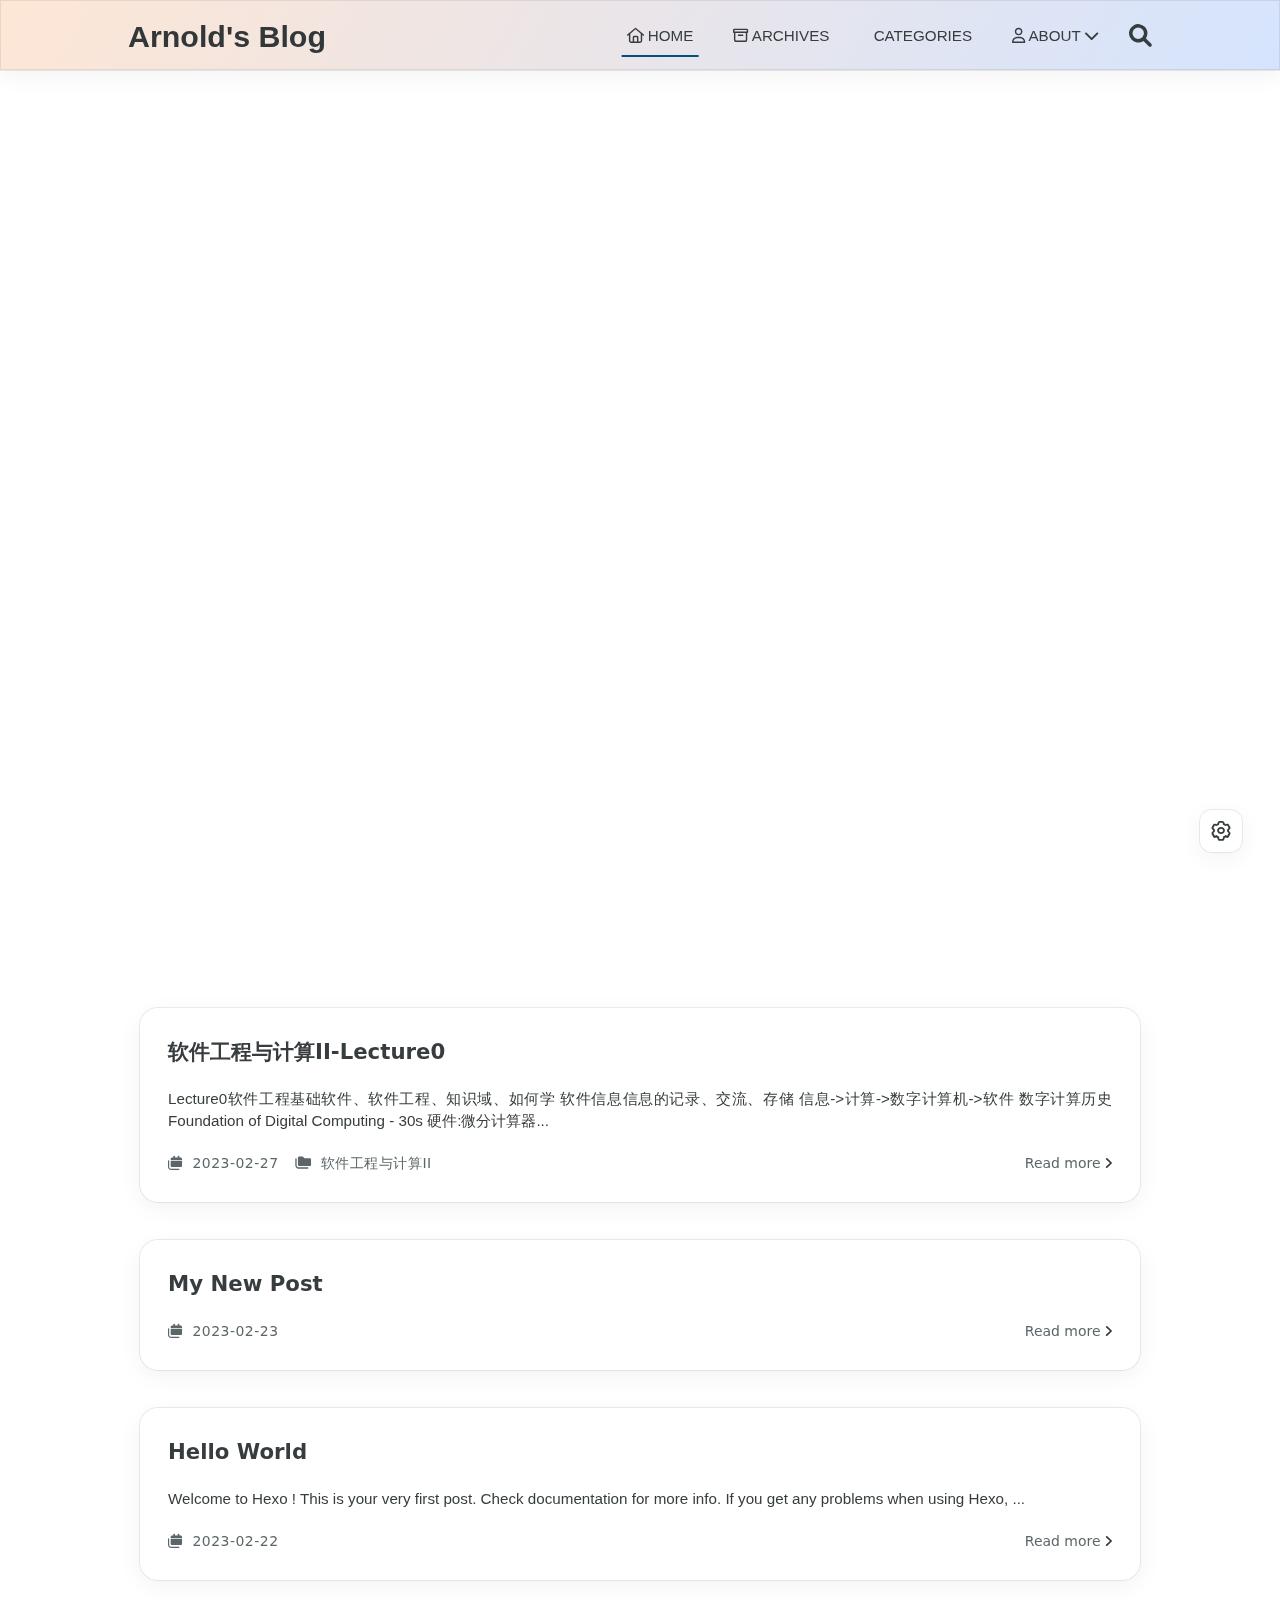
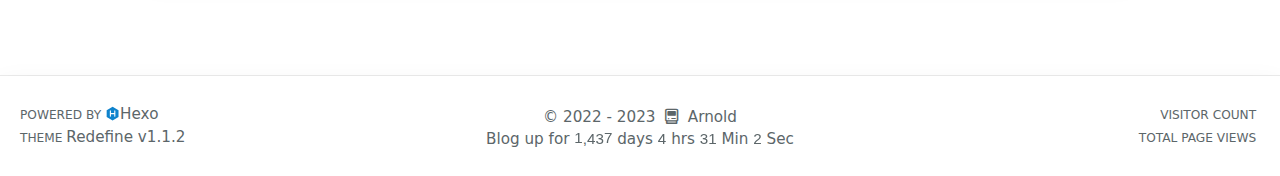
<file: index.html>
<!DOCTYPE html>
<html lang="en">
<head>
    <meta charset="utf-8">
    <meta name="viewport" content="width=device-width, initial-scale=1">
    <meta name="keywords" content="Hexo Theme Redefine">
    <meta name="description" content="Hexo Theme Redefine">
    <meta name="author" content="Arnold">
    <link rel="apple-touch-icon" sizes="180x180" href="/images/apple-touch-icon-redefine.png">
    <!--- Seo Part-->
    
    <link rel="canonical" href="http://example.com/"/>
    <meta name="robots" content="index,follow">
    <meta name="googlebot" content="index,follow">
    <meta name="revisit-after" content="1 days">
    <meta property="og:type" content="article">
    <meta property="og:title" content="Hexo">
    <meta property="og:description" content="Hexo Theme Redefine">
    <meta property="og:url" content="http://example.comindex.html">
    <meta property="og:image" content="/images/head.jpg">
    <meta property="og:site_name" content="Arnold&#39;s Blog">
    <meta name="twitter:card" content="summary_large_image">
    <meta name="twitter:title" content="Hexo">
    <meta name="twitter:description" content="Hexo Theme Redefine">
    <meta name="twitter:image" content="/images/head.jpg">
    <!--- Icon Part-->
    <link rel="icon" type="image/png" href="/images/head.jpg" sizes="192x192">
    <link rel="apple-touch-icon" sizes="180x180" href="/images/head.jpg">
    <meta name="theme-color" content="#005080">
    <link rel="shortcut icon" href="/images/head.jpg">
    
    <title>
        
        Arnold&#39;s Blog
    </title>
    
<link rel="stylesheet" href="/css/style.css">

    
<link rel="stylesheet" href="/assets/fonts.css">

    
    
    
    
    <script id="hexo-configurations">
    let REDEFINE = window.REDEFINE || {};
    REDEFINE.hexo_config = {"hostname":"example.com","root":"/","language":"en","path":"search.xml"};
    REDEFINE.theme_config = {"toc":{"enable":true,"number":false,"expand_all":true,"init_open":true},"style":{"primary_color":"#005080","avatar":"/images/me.jpg","favicon":"/images/head.jpg","article_img_align":"center","right_side_width":"210px","content_max_width":"1000px","nav_color":{"left":"#f78736","right":"#367df7","transparency":35},"hover":{"shadow":true,"scale":false},"first_screen":{"enable":true,"background_image":{"light":"/images/night.jpg","dark":"/images/night.jpg"},"title_color":{"light":"#fff","dark":"#d1d1b6"},"description":"Kill the boy, and let the man born.","custom_font":{"enable":false,"font_family":null,"font_url":null}},"scroll":{"progress_bar":{"enable":true},"percent":{"enable":false}}},"local_search":{"enable":true,"preload":true},"code_block":{"copy":true,"style":"simple","custom_font":{"enable":false,"font_family":null,"font_url":null}},"pjax":{"enable":true},"lazyload":{"enable":true},"version":"1.1.2","friend_links":{"columns":2},"home_article":{"date_format":"auto","category":{"enable":true,"limit":3},"tag":{"enable":true,"limit":3}}};
    REDEFINE.language_ago = {"second":"%s seconds ago","minute":"%s minutes ago","hour":"%s hours ago","day":"%s days ago","week":"%s weeks ago","month":"%s months ago","year":"%s years ago"};
  </script>
    
    
<link rel="stylesheet" href="/fontawesome/fontawesome.min.css">

    
<link rel="stylesheet" href="/fontawesome/brands.min.css">

    
<link rel="stylesheet" href="/fontawesome/solid.min.css">

    
<link rel="stylesheet" href="/fontawesome/regular.min.css">

    
    
    
<meta name="generator" content="Hexo 6.3.0"></head>


<body>
<div class="progress-bar-container">
    
        <span class="scroll-progress-bar"></span>
    

    
        <span class="pjax-progress-bar"></span>
        <span class="pjax-progress-icon">
            <i class="fa-solid fa-circle-notch fa-spin"></i>
        </span>
    
</div>


<main class="page-container">

    
        <div class="first-screen-container flex-center">
    <div class="content flex-center">
        <div class="description fade-in-down-animation" >
          Kill the boy, and let the man born.
        </div>
        
    </div>
</div>

    

    <div class="page-main-content">

        <div class="page-main-content-top">
            <header class="menu-wrapper">
    
    <div class="menu-content has-first-screen">
        <div class="left">
            
            <a class="logo-title" href="/">
                <h1>
                Arnold&#39;s Blog
                </h1>
            </a>
        </div>

        <div class="right">
            <!-- PC -->
            <div class="pc">
                <ul class="menu-list">
                    
                        
                            <li class="menu-item">
                                <!-- Menu -->
                                <a class="active" 
                                    href="/"  >
                                    
                                        
                                            <i class="fa-regular fa-house"></i>
                                        
                                        HOME
                                    
                                </a>
                                <!-- Submenu -->
                                
                            </li>
                    
                        
                            <li class="menu-item">
                                <!-- Menu -->
                                <a class="" 
                                    href="/archives"  >
                                    
                                        
                                            <i class="fa-regular fa-archive"></i>
                                        
                                        ARCHIVES
                                    
                                </a>
                                <!-- Submenu -->
                                
                            </li>
                    
                        
                            <li class="menu-item">
                                <!-- Menu -->
                                <a class="" 
                                    href="/categories"  >
                                    
                                        
                                            <i class="fa-regular fa-category"></i>
                                        
                                        CATEGORIES
                                    
                                </a>
                                <!-- Submenu -->
                                
                            </li>
                    
                        
                            <li class="menu-item">
                                <!-- Menu -->
                                <a class="has-dropdown" 
                                    href="#" onClick="return false;">
                                    
                                        
                                            <i class="fa-regular fa-user"></i>
                                        
                                        ABOUT&nbsp;<i class="fa-solid fa-chevron-down"></i>
                                    
                                </a>
                                <!-- Submenu -->
                                
                                    <ul class="sub-menu">
                                    
                                        <li>
                                        <a href="/about">ME
                                        </a>
                                        </li>
                                    
                                        <li>
                                        <a href="/friends">FRIENDS
                                        </a>
                                        </li>
                                    
                                    </ul>
                                
                            </li>
                    
                    
                        <li class="menu-item search search-popup-trigger">
                            <i class="fa-solid fa-magnifying-glass"></i>
                        </li>
                    
                </ul>
            </div>
            <!-- Mobile -->
            <div class="mobile">
                
                    <div class="icon-item search search-popup-trigger"><i class="fa-solid fa-magnifying-glass"></i></div>
                
                <div class="icon-item menu-bar">
                    <div class="menu-bar-middle"></div>
                </div>
            </div>
        </div>
    </div>

    <!-- Mobile drawer -->
    <div class="menu-drawer">
        <ul class="drawer-menu-list">
            
                
                    <li class="drawer-menu-item flex-center">
                        <a class="active" 
                        href="/"  >
                             
                                
                                    <i class="fa-regular fa-house"></i>
                                
                                HOME
                            
                        </a>
                    </li>
                    <!-- Submenu -->
                    
            
                
                    <li class="drawer-menu-item flex-center">
                        <a class="" 
                        href="/archives"  >
                             
                                
                                    <i class="fa-regular fa-archive"></i>
                                
                                ARCHIVES
                            
                        </a>
                    </li>
                    <!-- Submenu -->
                    
            
                
                    <li class="drawer-menu-item flex-center">
                        <a class="" 
                        href="/categories"  >
                             
                                
                                    <i class="fa-regular fa-category"></i>
                                
                                CATEGORIES
                            
                        </a>
                    </li>
                    <!-- Submenu -->
                    
            
                
                    <li class="drawer-menu-item flex-center">
                        <a class="has-dropdown" 
                        href="#" onClick="return false;">
                            
                                
                                    <i class="fa-regular fa-user"></i>
                                
                                ABOUT&nbsp;<i class="fa-solid fa-chevron-down"></i>
                            
                        </a>
                    </li>
                    <!-- Submenu -->
                              
                        
                            <li class="dropdown-item flex-center">
                                <a class="dropdown-item" href="/about">ME</a>
                            </li>
                        
                            <li class="dropdown-item flex-center">
                                <a class="dropdown-item" href="/friends">FRIENDS</a>
                            </li>
                        
                    
            

        </ul>
    </div>

    <div class="window-mask"></div>

</header>


        </div>

        <div class="page-main-content-middle">

            <div class="main-content">

                
                    <div class="home-content-container fade-in-down-animation">
    <ul class="home-article-list">
        
            <li class="home-article-item">

                

                

                <h3 class="home-article-title">
                    <a href="/2023/02/27/%E8%BD%AF%E4%BB%B6%E5%B7%A5%E7%A8%8B%E4%B8%8E%E8%AE%A1%E7%AE%97II-Lecture0/">
                        软件工程与计算II-Lecture0
                    </a>
                </h3>

                <div class="home-article-content markdown-body">
                    
                        Lecture0软件工程基础软件、软件工程、知识域、如何学
软件信息信息的记录、交流、存储
信息-&gt;计算-&gt;数字计算机-&gt;软件
数字计算历史Foundation of Digital Computing - 30s
硬件:微分计算器...
                    
                </div>

                <div class="home-article-meta-info-container">
    <div class="home-article-meta-info">
        <span><i class="fa-solid fa-calendars"></i>&nbsp;
            <span class="home-article-date" data-date="Mon Feb 27 2023 15:10:00 GMT+0800">
                
                    2023-02-27
                
            </span>
        </span>
        
            <span class="home-article-category"><i class="fa-solid fa-folders"></i></i>&nbsp;
                <ul>
                    
                        <li>
                            
                            <a href="/categories/%E8%BD%AF%E4%BB%B6%E5%B7%A5%E7%A8%8B%E4%B8%8E%E8%AE%A1%E7%AE%97II/">软件工程与计算II</a>&nbsp;
                        </li>
                    
                    
                </ul>
            </span>
        
        
    </div>

    <a href="/2023/02/27/%E8%BD%AF%E4%BB%B6%E5%B7%A5%E7%A8%8B%E4%B8%8E%E8%AE%A1%E7%AE%97II-Lecture0/">Read more<span class="seo-reader-text">软件工程与计算II-Lecture0</span>&nbsp;<i class="fa-solid fa-angle-right"></i></a>
</div>

            </li>
        
            <li class="home-article-item">

                

                

                <h3 class="home-article-title">
                    <a href="/2023/02/23/My-New-Post/">
                        My New Post
                    </a>
                </h3>

                <div class="home-article-content markdown-body">
                    
                        
                    
                </div>

                <div class="home-article-meta-info-container">
    <div class="home-article-meta-info">
        <span><i class="fa-solid fa-calendars"></i>&nbsp;
            <span class="home-article-date" data-date="Thu Feb 23 2023 11:35:43 GMT+0800">
                
                    2023-02-23
                
            </span>
        </span>
        
        
    </div>

    <a href="/2023/02/23/My-New-Post/">Read more<span class="seo-reader-text">My New Post</span>&nbsp;<i class="fa-solid fa-angle-right"></i></a>
</div>

            </li>
        
            <li class="home-article-item">

                

                

                <h3 class="home-article-title">
                    <a href="/2023/02/22/hello-world/">
                        Hello World
                    </a>
                </h3>

                <div class="home-article-content markdown-body">
                    
                        Welcome to Hexo ! This is your very first post. Check documentation  for more info. If you get any problems when using Hexo, ...
                    
                </div>

                <div class="home-article-meta-info-container">
    <div class="home-article-meta-info">
        <span><i class="fa-solid fa-calendars"></i>&nbsp;
            <span class="home-article-date" data-date="Wed Feb 22 2023 21:38:44 GMT+0800">
                
                    2023-02-22
                
            </span>
        </span>
        
        
    </div>

    <a href="/2023/02/22/hello-world/">Read more<span class="seo-reader-text">Hello World</span>&nbsp;<i class="fa-solid fa-angle-right"></i></a>
</div>

            </li>
        
    </ul>

    <div class="home-paginator">
        <div class="paginator">
    

    
</div>

    </div>
</div>


                

            </div>



        </div>

        <div class="page-main-content-bottom">
            <footer class="footer">
    <div class="info-container">
        <div class="copyright-info">
            &copy;
            
              <span>2022</span>
              -
            
            2023&nbsp;&nbsp;<i class="fa-regular fa-computer-classic"></i>&nbsp;&nbsp;<a href="/">Arnold</a>
        </div>
        
            <script async data-pjax src="//busuanzi.ibruce.info/busuanzi/2.3/busuanzi.pure.mini.js"></script>
            <div class="website-count info-item">
                
                    <span id="busuanzi_container_site_uv" class="busuanzi_container_site_uv">
                        VISITOR COUNT&nbsp;<span id="busuanzi_value_site_uv" class="busuanzi_value_site_uv"></span>
                    </span>
                
                
                    <span id="busuanzi_container_site_pv" class="busuanzi_container_site_pv">
                        TOTAL PAGE VIEWS&nbsp;<span id="busuanzi_value_site_pv" class="busuanzi_value_site_pv"></span>
                    </span>
                
            </div>
        
        <div class="theme-info info-item">
            <span class="powered-by-container">POWERED BY <?xml version="1.0" encoding="utf-8"?><!DOCTYPE svg PUBLIC "-//W3C//DTD SVG 1.1//EN" "http://www.w3.org/Graphics/SVG/1.1/DTD/svg11.dtd"><svg version="1.1" id="圖層_1" xmlns="http://www.w3.org/2000/svg" xmlns:xlink="http://www.w3.org/1999/xlink" x="0px" y="0px" width="1rem" height="1rem" viewBox="0 0 512 512" enable-background="new 0 0 512 512" xml:space="preserve"><path fill="#0E83CD" d="M256.4,25.8l-200,115.5L56,371.5l199.6,114.7l200-115.5l0.4-230.2L256.4,25.8z M349,354.6l-18.4,10.7l-18.6-11V275H200v79.6l-18.4,10.7l-18.6-11v-197l18.5-10.6l18.5,10.8V237h112v-79.6l18.5-10.6l18.5,10.8V354.6z"/></svg><a target="_blank" href="https://hexo.io">Hexo</a></span>
                <br> 
            <span class="theme-version-container">THEME&nbsp;<a class="theme-version" target="_blank" href="https://github.com/EvanNotFound/hexo-theme-redefine">Redefine v1.1.2</a>
        </div>
        
        
        
            <div id="start_time_div" style="display:none">
                2022/8/17 11:45:14
            </div>
            <div>
                Blog up for <span class="odometer" id="runtime_days" ></span> days <span class="odometer" id="runtime_hours"></span> hrs <span class="odometer" id="runtime_minutes"></span> Min <span class="odometer" id="runtime_seconds"></span> Sec
            </div>
        
        
        
            <script async data-pjax>
                try {
                    function odometer_init() {
                    const elements = document.querySelectorAll('.odometer');
                    elements.forEach(el => {
                        new Odometer({
                            el,
                            format: '( ddd).dd',
                            duration: 200
                        });
                    });
                    }
                    odometer_init();
                } catch (error) {}
            </script>
        
        
        
    </div>  
</footer>
        </div>
    </div>

    

    <div class="right-bottom-side-tools">
        <div class="side-tools-container">
    <ul class="unfolded-tools-list">
        <li class="right-bottom-tools tool-font-adjust-plus flex-center">
            <i class="fa-regular fa-magnifying-glass-plus"></i>
        </li>

        <li class="right-bottom-tools tool-font-adjust-minus flex-center">
            <i class="fa-regular fa-magnifying-glass-minus"></i>
        </li>

        <li class="right-bottom-tools tool-expand-width flex-center">
            <i class="fa-regular fa-expand"></i>
        </li>

        <li class="right-bottom-tools tool-dark-light-toggle flex-center">
            <i class="fa-regular fa-moon"></i>
        </li>

        <!-- rss -->
        

        
            <li class="right-bottom-tools tool-scroll-to-top flex-center">
                <i class="fa-regular fa-arrow-up"></i>
            </li>
        

        <li class="right-bottom-tools tool-scroll-to-bottom flex-center">
            <i class="fa-regular fa-arrow-down"></i>
        </li>
    </ul>

    <ul class="folded-tools-list">
        <li class="right-bottom-tools tool-toggle-show flex-center">
            <i class="fa-regular fa-cog fa-spin"></i>
        </li>
        
    </ul>
</div>

    </div>

    <div class="image-viewer-container">
    <img src="">
</div>


    
        <div class="search-pop-overlay">
    <div class="popup search-popup">
        <div class="search-header">
          <span class="search-input-field-pre">
            <i class="fa-solid fa-keyboard"></i>
          </span>
            <div class="search-input-container">
                <input autocomplete="off"
                       autocorrect="off"
                       autocapitalize="off"
                       placeholder="Search..."
                       spellcheck="false"
                       type="search"
                       class="search-input"
                >
            </div>
            <span class="popup-btn-close">
                <i class="fa-solid fa-times"></i>
            </span>
        </div>
        <div id="search-result">
            <div id="no-result">
                <i class="fa-solid fa-spinner fa-spin-pulse fa-5x fa-fw"></i>
            </div>
        </div>
    </div>
</div>

    


</main>





<script src="/js/utils.js"></script>

<script src="/js/main.js"></script>

<script src="/js/layouts/menu-shrink.js"></script>

<script src="/js/tools/go-top-bottom.js"></script>

<script src="/js/tools/dark-light-toggle.js"></script>



    
<script src="/js/tools/local-search.js"></script>




    
<script src="/js/tools/code-block.js"></script>




    
<script src="/js/layouts/lazyload.js"></script>




    
<script src="/js/tools/runtime.js"></script>

    
<script src="/js/layouts/odometer.min.js"></script>

    
<link rel="stylesheet" href="/assets/odometer-theme-minimal.css">



<div class="post-scripts pjax">
    
    
</div>


    
<script src="/js/libs/pjax.min.js"></script>

<script>
    window.addEventListener('DOMContentLoaded', () => {
        window.pjax = new Pjax({
            selectors: [
                'head title',
                '.page-container',
                '.pjax'
            ],
            history: true,
            debug: false,
            cacheBust: false,
            timeout: 0,
            analytics: false,
            currentUrlFullReload: false,
            scrollRestoration: false,
            // scrollTo: true,
        });

        document.addEventListener('pjax:send', () => {
            REDEFINE.utils.pjaxProgressBarStart();
        });

        document.addEventListener('pjax:complete', () => {
            REDEFINE.utils.pjaxProgressBarEnd();
            window.pjax.executeScripts(document.querySelectorAll('script[data-pjax], .pjax script'));
            REDEFINE.refresh();
        });
    });
</script>



</body>
</html>
</file>
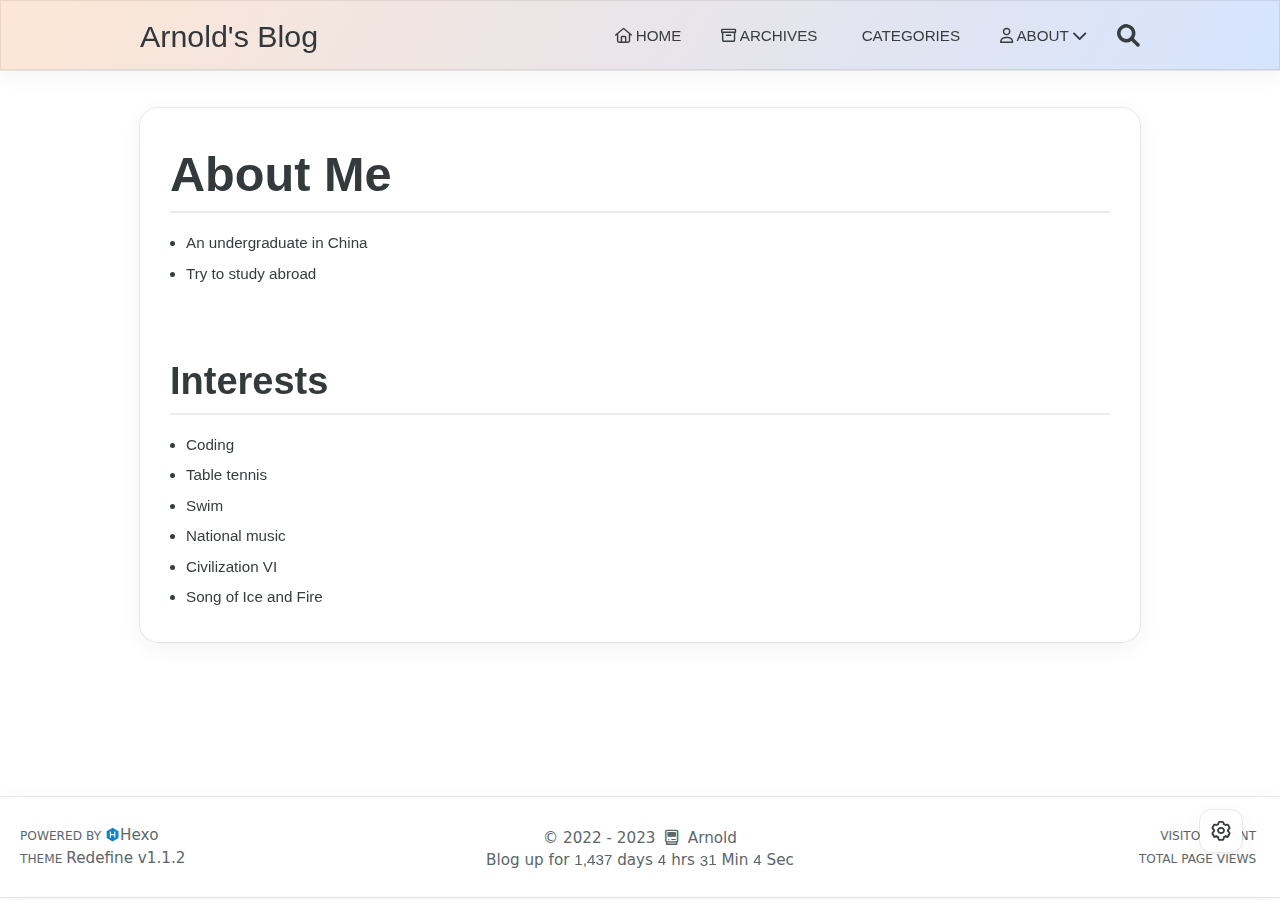
<file: about/index.html>
<!DOCTYPE html>
<html lang="en">
<head>
    <meta charset="utf-8">
    <meta name="viewport" content="width=device-width, initial-scale=1">
    <meta name="keywords" content="Hexo Theme Redefine">
    <meta name="description" content="Hexo Theme Redefine">
    <meta name="author" content="Arnold">
    <link rel="apple-touch-icon" sizes="180x180" href="/images/apple-touch-icon-redefine.png">
    <!--- Seo Part-->
    
    <link rel="canonical" href="http://example.com/about/"/>
    <meta name="robots" content="index,follow">
    <meta name="googlebot" content="index,follow">
    <meta name="revisit-after" content="1 days">
    <meta property="og:type" content="article">
    <meta property="og:title" content="about">
    <meta property="og:description" content="Hexo Theme Redefine">
    <meta property="og:url" content="http://example.comabout/index.html">
    <meta property="og:image" content="/images/head.jpg">
    <meta property="og:site_name" content="Arnold&#39;s Blog">
    <meta name="twitter:card" content="summary_large_image">
    <meta name="twitter:title" content="about">
    <meta name="twitter:description" content="Hexo Theme Redefine">
    <meta name="twitter:image" content="/images/head.jpg">
    <!--- Icon Part-->
    <link rel="icon" type="image/png" href="/images/head.jpg" sizes="192x192">
    <link rel="apple-touch-icon" sizes="180x180" href="/images/head.jpg">
    <meta name="theme-color" content="#005080">
    <link rel="shortcut icon" href="/images/head.jpg">
    
    <title>
        
            About -
        
        Arnold&#39;s Blog
    </title>
    
<link rel="stylesheet" href="/css/style.css">

    
<link rel="stylesheet" href="/assets/fonts.css">

    
    
    
    
    <script id="hexo-configurations">
    let REDEFINE = window.REDEFINE || {};
    REDEFINE.hexo_config = {"hostname":"example.com","root":"/","language":"en","path":"search.xml"};
    REDEFINE.theme_config = {"toc":{"enable":true,"number":false,"expand_all":true,"init_open":true},"style":{"primary_color":"#005080","avatar":"/images/me.jpg","favicon":"/images/head.jpg","article_img_align":"center","right_side_width":"210px","content_max_width":"1000px","nav_color":{"left":"#f78736","right":"#367df7","transparency":35},"hover":{"shadow":true,"scale":false},"first_screen":{"enable":true,"background_image":{"light":"/images/night.jpg","dark":"/images/night.jpg"},"title_color":{"light":"#fff","dark":"#d1d1b6"},"description":"Kill the boy, and let the man born.","custom_font":{"enable":false,"font_family":null,"font_url":null}},"scroll":{"progress_bar":{"enable":true},"percent":{"enable":false}}},"local_search":{"enable":true,"preload":true},"code_block":{"copy":true,"style":"simple","custom_font":{"enable":false,"font_family":null,"font_url":null}},"pjax":{"enable":true},"lazyload":{"enable":true},"version":"1.1.2","friend_links":{"columns":2},"home_article":{"date_format":"auto","category":{"enable":true,"limit":3},"tag":{"enable":true,"limit":3}}};
    REDEFINE.language_ago = {"second":"%s seconds ago","minute":"%s minutes ago","hour":"%s hours ago","day":"%s days ago","week":"%s weeks ago","month":"%s months ago","year":"%s years ago"};
  </script>
    
    
<link rel="stylesheet" href="/fontawesome/fontawesome.min.css">

    
<link rel="stylesheet" href="/fontawesome/brands.min.css">

    
<link rel="stylesheet" href="/fontawesome/solid.min.css">

    
<link rel="stylesheet" href="/fontawesome/regular.min.css">

    
    
    
<meta name="generator" content="Hexo 6.3.0"></head>


<body>
<div class="progress-bar-container">
    
        <span class="scroll-progress-bar"></span>
    

    
        <span class="pjax-progress-bar"></span>
        <span class="pjax-progress-icon">
            <i class="fa-solid fa-circle-notch fa-spin"></i>
        </span>
    
</div>


<main class="page-container">

    

    <div class="page-main-content">

        <div class="page-main-content-top">
            <header class="menu-wrapper">
    
    <div class="menu-content">
        <div class="left">
            
            <a class="logo-title" href="/">
                
                Arnold&#39;s Blog
                
            </a>
        </div>

        <div class="right">
            <!-- PC -->
            <div class="pc">
                <ul class="menu-list">
                    
                        
                            <li class="menu-item">
                                <!-- Menu -->
                                <a class="" 
                                    href="/"  >
                                    
                                        
                                            <i class="fa-regular fa-house"></i>
                                        
                                        HOME
                                    
                                </a>
                                <!-- Submenu -->
                                
                            </li>
                    
                        
                            <li class="menu-item">
                                <!-- Menu -->
                                <a class="" 
                                    href="/archives"  >
                                    
                                        
                                            <i class="fa-regular fa-archive"></i>
                                        
                                        ARCHIVES
                                    
                                </a>
                                <!-- Submenu -->
                                
                            </li>
                    
                        
                            <li class="menu-item">
                                <!-- Menu -->
                                <a class="" 
                                    href="/categories"  >
                                    
                                        
                                            <i class="fa-regular fa-category"></i>
                                        
                                        CATEGORIES
                                    
                                </a>
                                <!-- Submenu -->
                                
                            </li>
                    
                        
                            <li class="menu-item">
                                <!-- Menu -->
                                <a class="has-dropdown" 
                                    href="#" onClick="return false;">
                                    
                                        
                                            <i class="fa-regular fa-user"></i>
                                        
                                        ABOUT&nbsp;<i class="fa-solid fa-chevron-down"></i>
                                    
                                </a>
                                <!-- Submenu -->
                                
                                    <ul class="sub-menu">
                                    
                                        <li>
                                        <a href="/about">ME
                                        </a>
                                        </li>
                                    
                                        <li>
                                        <a href="/friends">FRIENDS
                                        </a>
                                        </li>
                                    
                                    </ul>
                                
                            </li>
                    
                    
                        <li class="menu-item search search-popup-trigger">
                            <i class="fa-solid fa-magnifying-glass"></i>
                        </li>
                    
                </ul>
            </div>
            <!-- Mobile -->
            <div class="mobile">
                
                    <div class="icon-item search search-popup-trigger"><i class="fa-solid fa-magnifying-glass"></i></div>
                
                <div class="icon-item menu-bar">
                    <div class="menu-bar-middle"></div>
                </div>
            </div>
        </div>
    </div>

    <!-- Mobile drawer -->
    <div class="menu-drawer">
        <ul class="drawer-menu-list">
            
                
                    <li class="drawer-menu-item flex-center">
                        <a class="" 
                        href="/"  >
                             
                                
                                    <i class="fa-regular fa-house"></i>
                                
                                HOME
                            
                        </a>
                    </li>
                    <!-- Submenu -->
                    
            
                
                    <li class="drawer-menu-item flex-center">
                        <a class="" 
                        href="/archives"  >
                             
                                
                                    <i class="fa-regular fa-archive"></i>
                                
                                ARCHIVES
                            
                        </a>
                    </li>
                    <!-- Submenu -->
                    
            
                
                    <li class="drawer-menu-item flex-center">
                        <a class="" 
                        href="/categories"  >
                             
                                
                                    <i class="fa-regular fa-category"></i>
                                
                                CATEGORIES
                            
                        </a>
                    </li>
                    <!-- Submenu -->
                    
            
                
                    <li class="drawer-menu-item flex-center">
                        <a class="has-dropdown" 
                        href="#" onClick="return false;">
                            
                                
                                    <i class="fa-regular fa-user"></i>
                                
                                ABOUT&nbsp;<i class="fa-solid fa-chevron-down"></i>
                            
                        </a>
                    </li>
                    <!-- Submenu -->
                              
                        
                            <li class="dropdown-item flex-center">
                                <a class="dropdown-item" href="/about">ME</a>
                            </li>
                        
                            <li class="dropdown-item flex-center">
                                <a class="dropdown-item" href="/friends">FRIENDS</a>
                            </li>
                        
                    
            

        </ul>
    </div>

    <div class="window-mask"></div>

</header>


        </div>

        <div class="page-main-content-middle">

            <div class="main-content">

                
                    <div class="fade-in-down-animation">
    <div class="page-template-container">
        
        
        <div class="page-template-content markdown-body">
            
                <h1 id="About-Me"><a href="#About-Me" class="headerlink" title="About Me"></a>About Me</h1><ul>
<li>An undergraduate in China</li>
<li>Try to study abroad</li>
</ul>
<h2 id="Interests"><a href="#Interests" class="headerlink" title="Interests"></a>Interests</h2><ul>
<li>Coding</li>
<li>Table tennis</li>
<li>Swim</li>
<li>National music</li>
<li>Civilization VI</li>
<li>Song of Ice and Fire</li>
</ul>

            
        </div>
        <div class="page-template-comments">
            
        </div>
    </div>
</div>


                

            </div>



        </div>

        <div class="page-main-content-bottom">
            <footer class="footer">
    <div class="info-container">
        <div class="copyright-info">
            &copy;
            
              <span>2022</span>
              -
            
            2023&nbsp;&nbsp;<i class="fa-regular fa-computer-classic"></i>&nbsp;&nbsp;<a href="/">Arnold</a>
        </div>
        
            <script async data-pjax src="//busuanzi.ibruce.info/busuanzi/2.3/busuanzi.pure.mini.js"></script>
            <div class="website-count info-item">
                
                    <span id="busuanzi_container_site_uv" class="busuanzi_container_site_uv">
                        VISITOR COUNT&nbsp;<span id="busuanzi_value_site_uv" class="busuanzi_value_site_uv"></span>
                    </span>
                
                
                    <span id="busuanzi_container_site_pv" class="busuanzi_container_site_pv">
                        TOTAL PAGE VIEWS&nbsp;<span id="busuanzi_value_site_pv" class="busuanzi_value_site_pv"></span>
                    </span>
                
            </div>
        
        <div class="theme-info info-item">
            <span class="powered-by-container">POWERED BY <?xml version="1.0" encoding="utf-8"?><!DOCTYPE svg PUBLIC "-//W3C//DTD SVG 1.1//EN" "http://www.w3.org/Graphics/SVG/1.1/DTD/svg11.dtd"><svg version="1.1" id="圖層_1" xmlns="http://www.w3.org/2000/svg" xmlns:xlink="http://www.w3.org/1999/xlink" x="0px" y="0px" width="1rem" height="1rem" viewBox="0 0 512 512" enable-background="new 0 0 512 512" xml:space="preserve"><path fill="#0E83CD" d="M256.4,25.8l-200,115.5L56,371.5l199.6,114.7l200-115.5l0.4-230.2L256.4,25.8z M349,354.6l-18.4,10.7l-18.6-11V275H200v79.6l-18.4,10.7l-18.6-11v-197l18.5-10.6l18.5,10.8V237h112v-79.6l18.5-10.6l18.5,10.8V354.6z"/></svg><a target="_blank" href="https://hexo.io">Hexo</a></span>
                <br> 
            <span class="theme-version-container">THEME&nbsp;<a class="theme-version" target="_blank" href="https://github.com/EvanNotFound/hexo-theme-redefine">Redefine v1.1.2</a>
        </div>
        
        
        
            <div id="start_time_div" style="display:none">
                2022/8/17 11:45:14
            </div>
            <div>
                Blog up for <span class="odometer" id="runtime_days" ></span> days <span class="odometer" id="runtime_hours"></span> hrs <span class="odometer" id="runtime_minutes"></span> Min <span class="odometer" id="runtime_seconds"></span> Sec
            </div>
        
        
        
            <script async data-pjax>
                try {
                    function odometer_init() {
                    const elements = document.querySelectorAll('.odometer');
                    elements.forEach(el => {
                        new Odometer({
                            el,
                            format: '( ddd).dd',
                            duration: 200
                        });
                    });
                    }
                    odometer_init();
                } catch (error) {}
            </script>
        
        
        
    </div>  
</footer>
        </div>
    </div>

    

    <div class="right-bottom-side-tools">
        <div class="side-tools-container">
    <ul class="unfolded-tools-list">
        <li class="right-bottom-tools tool-font-adjust-plus flex-center">
            <i class="fa-regular fa-magnifying-glass-plus"></i>
        </li>

        <li class="right-bottom-tools tool-font-adjust-minus flex-center">
            <i class="fa-regular fa-magnifying-glass-minus"></i>
        </li>

        <li class="right-bottom-tools tool-expand-width flex-center">
            <i class="fa-regular fa-expand"></i>
        </li>

        <li class="right-bottom-tools tool-dark-light-toggle flex-center">
            <i class="fa-regular fa-moon"></i>
        </li>

        <!-- rss -->
        

        
            <li class="right-bottom-tools tool-scroll-to-top flex-center">
                <i class="fa-regular fa-arrow-up"></i>
            </li>
        

        <li class="right-bottom-tools tool-scroll-to-bottom flex-center">
            <i class="fa-regular fa-arrow-down"></i>
        </li>
    </ul>

    <ul class="folded-tools-list">
        <li class="right-bottom-tools tool-toggle-show flex-center">
            <i class="fa-regular fa-cog fa-spin"></i>
        </li>
        
    </ul>
</div>

    </div>

    <div class="image-viewer-container">
    <img src="">
</div>


    
        <div class="search-pop-overlay">
    <div class="popup search-popup">
        <div class="search-header">
          <span class="search-input-field-pre">
            <i class="fa-solid fa-keyboard"></i>
          </span>
            <div class="search-input-container">
                <input autocomplete="off"
                       autocorrect="off"
                       autocapitalize="off"
                       placeholder="Search..."
                       spellcheck="false"
                       type="search"
                       class="search-input"
                >
            </div>
            <span class="popup-btn-close">
                <i class="fa-solid fa-times"></i>
            </span>
        </div>
        <div id="search-result">
            <div id="no-result">
                <i class="fa-solid fa-spinner fa-spin-pulse fa-5x fa-fw"></i>
            </div>
        </div>
    </div>
</div>

    


</main>




<script src="/js/utils.js"></script>

<script src="/js/main.js"></script>

<script src="/js/layouts/menu-shrink.js"></script>

<script src="/js/tools/go-top-bottom.js"></script>

<script src="/js/tools/dark-light-toggle.js"></script>



    
<script src="/js/tools/local-search.js"></script>




    
<script src="/js/tools/code-block.js"></script>




    
<script src="/js/layouts/lazyload.js"></script>




    
<script src="/js/tools/runtime.js"></script>

    
<script src="/js/layouts/odometer.min.js"></script>

    
<link rel="stylesheet" href="/assets/odometer-theme-minimal.css">



<div class="post-scripts pjax">
    
    
</div>


    
<script src="/js/libs/pjax.min.js"></script>

<script>
    window.addEventListener('DOMContentLoaded', () => {
        window.pjax = new Pjax({
            selectors: [
                'head title',
                '.page-container',
                '.pjax'
            ],
            history: true,
            debug: false,
            cacheBust: false,
            timeout: 0,
            analytics: false,
            currentUrlFullReload: false,
            scrollRestoration: false,
            // scrollTo: true,
        });

        document.addEventListener('pjax:send', () => {
            REDEFINE.utils.pjaxProgressBarStart();
        });

        document.addEventListener('pjax:complete', () => {
            REDEFINE.utils.pjaxProgressBarEnd();
            window.pjax.executeScripts(document.querySelectorAll('script[data-pjax], .pjax script'));
            REDEFINE.refresh();
        });
    });
</script>



</body>
</html>
</file>
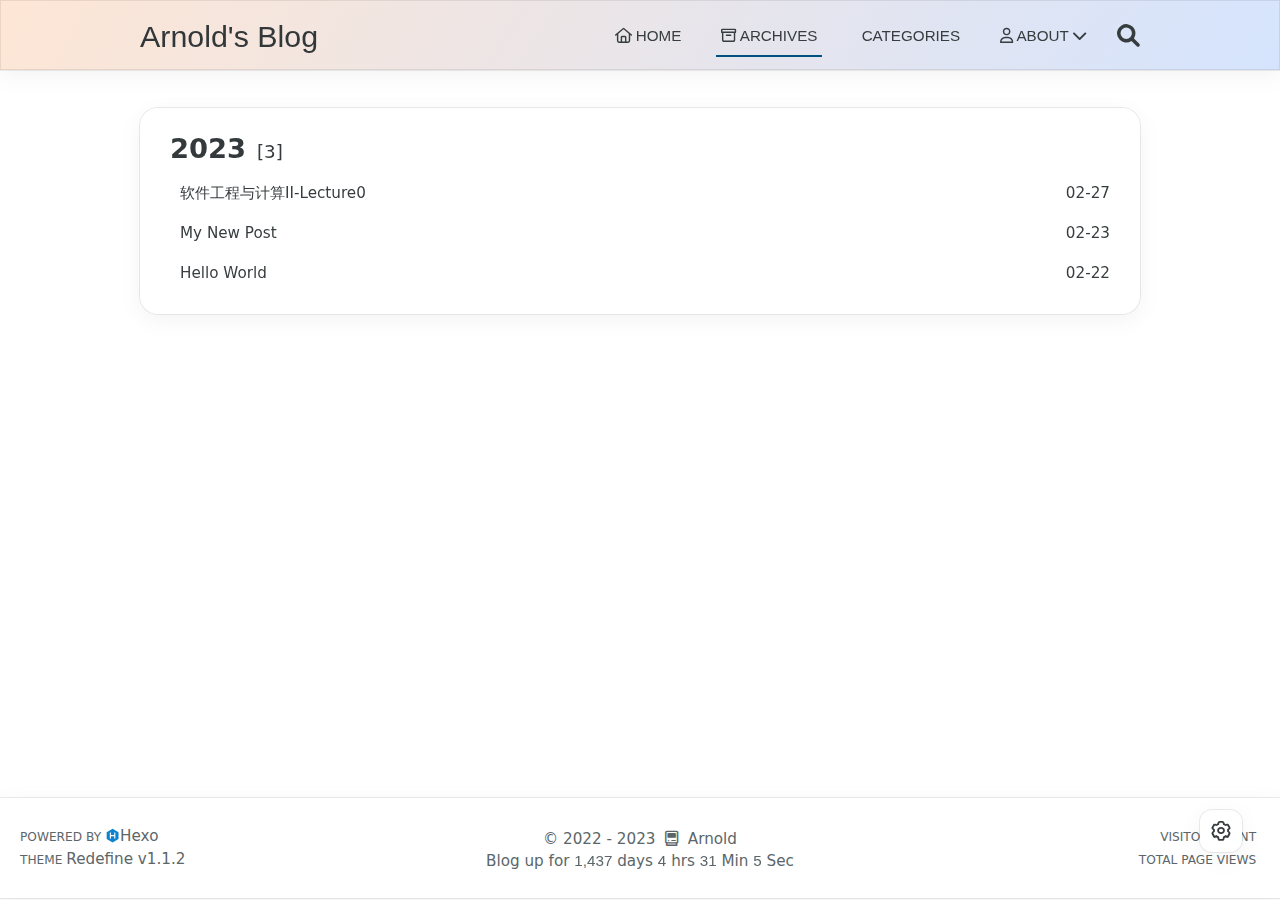
<file: archives/index.html>
<!DOCTYPE html>
<html lang="en">
<head>
    <meta charset="utf-8">
    <meta name="viewport" content="width=device-width, initial-scale=1">
    <meta name="keywords" content="Hexo Theme Redefine">
    <meta name="description" content="Hexo Theme Redefine">
    <meta name="author" content="Arnold">
    <link rel="apple-touch-icon" sizes="180x180" href="/images/apple-touch-icon-redefine.png">
    <!--- Seo Part-->
    
    <link rel="canonical" href="http://example.com/archives/"/>
    <meta name="robots" content="index,follow">
    <meta name="googlebot" content="index,follow">
    <meta name="revisit-after" content="1 days">
    <meta property="og:type" content="article">
    <meta property="og:title" content="Hexo">
    <meta property="og:description" content="Hexo Theme Redefine">
    <meta property="og:url" content="http://example.comarchives/index.html">
    <meta property="og:image" content="/images/head.jpg">
    <meta property="og:site_name" content="Arnold&#39;s Blog">
    <meta name="twitter:card" content="summary_large_image">
    <meta name="twitter:title" content="Hexo">
    <meta name="twitter:description" content="Hexo Theme Redefine">
    <meta name="twitter:image" content="/images/head.jpg">
    <!--- Icon Part-->
    <link rel="icon" type="image/png" href="/images/head.jpg" sizes="192x192">
    <link rel="apple-touch-icon" sizes="180x180" href="/images/head.jpg">
    <meta name="theme-color" content="#005080">
    <link rel="shortcut icon" href="/images/head.jpg">
    
    <title>
        
            Archive -
        
        Arnold&#39;s Blog
    </title>
    
<link rel="stylesheet" href="/css/style.css">

    
<link rel="stylesheet" href="/assets/fonts.css">

    
    
    
    
    <script id="hexo-configurations">
    let REDEFINE = window.REDEFINE || {};
    REDEFINE.hexo_config = {"hostname":"example.com","root":"/","language":"en","path":"search.xml"};
    REDEFINE.theme_config = {"toc":{"enable":true,"number":false,"expand_all":true,"init_open":true},"style":{"primary_color":"#005080","avatar":"/images/me.jpg","favicon":"/images/head.jpg","article_img_align":"center","right_side_width":"210px","content_max_width":"1000px","nav_color":{"left":"#f78736","right":"#367df7","transparency":35},"hover":{"shadow":true,"scale":false},"first_screen":{"enable":true,"background_image":{"light":"/images/night.jpg","dark":"/images/night.jpg"},"title_color":{"light":"#fff","dark":"#d1d1b6"},"description":"Kill the boy, and let the man born.","custom_font":{"enable":false,"font_family":null,"font_url":null}},"scroll":{"progress_bar":{"enable":true},"percent":{"enable":false}}},"local_search":{"enable":true,"preload":true},"code_block":{"copy":true,"style":"simple","custom_font":{"enable":false,"font_family":null,"font_url":null}},"pjax":{"enable":true},"lazyload":{"enable":true},"version":"1.1.2","friend_links":{"columns":2},"home_article":{"date_format":"auto","category":{"enable":true,"limit":3},"tag":{"enable":true,"limit":3}}};
    REDEFINE.language_ago = {"second":"%s seconds ago","minute":"%s minutes ago","hour":"%s hours ago","day":"%s days ago","week":"%s weeks ago","month":"%s months ago","year":"%s years ago"};
  </script>
    
    
<link rel="stylesheet" href="/fontawesome/fontawesome.min.css">

    
<link rel="stylesheet" href="/fontawesome/brands.min.css">

    
<link rel="stylesheet" href="/fontawesome/solid.min.css">

    
<link rel="stylesheet" href="/fontawesome/regular.min.css">

    
    
    
<meta name="generator" content="Hexo 6.3.0"></head>


<body>
<div class="progress-bar-container">
    
        <span class="scroll-progress-bar"></span>
    

    
        <span class="pjax-progress-bar"></span>
        <span class="pjax-progress-icon">
            <i class="fa-solid fa-circle-notch fa-spin"></i>
        </span>
    
</div>


<main class="page-container">

    

    <div class="page-main-content">

        <div class="page-main-content-top">
            <header class="menu-wrapper">
    
    <div class="menu-content">
        <div class="left">
            
            <a class="logo-title" href="/">
                
                Arnold&#39;s Blog
                
            </a>
        </div>

        <div class="right">
            <!-- PC -->
            <div class="pc">
                <ul class="menu-list">
                    
                        
                            <li class="menu-item">
                                <!-- Menu -->
                                <a class="" 
                                    href="/"  >
                                    
                                        
                                            <i class="fa-regular fa-house"></i>
                                        
                                        HOME
                                    
                                </a>
                                <!-- Submenu -->
                                
                            </li>
                    
                        
                            <li class="menu-item">
                                <!-- Menu -->
                                <a class="active" 
                                    href="/archives"  >
                                    
                                        
                                            <i class="fa-regular fa-archive"></i>
                                        
                                        ARCHIVES
                                    
                                </a>
                                <!-- Submenu -->
                                
                            </li>
                    
                        
                            <li class="menu-item">
                                <!-- Menu -->
                                <a class="" 
                                    href="/categories"  >
                                    
                                        
                                            <i class="fa-regular fa-category"></i>
                                        
                                        CATEGORIES
                                    
                                </a>
                                <!-- Submenu -->
                                
                            </li>
                    
                        
                            <li class="menu-item">
                                <!-- Menu -->
                                <a class="has-dropdown" 
                                    href="#" onClick="return false;">
                                    
                                        
                                            <i class="fa-regular fa-user"></i>
                                        
                                        ABOUT&nbsp;<i class="fa-solid fa-chevron-down"></i>
                                    
                                </a>
                                <!-- Submenu -->
                                
                                    <ul class="sub-menu">
                                    
                                        <li>
                                        <a href="/about">ME
                                        </a>
                                        </li>
                                    
                                        <li>
                                        <a href="/friends">FRIENDS
                                        </a>
                                        </li>
                                    
                                    </ul>
                                
                            </li>
                    
                    
                        <li class="menu-item search search-popup-trigger">
                            <i class="fa-solid fa-magnifying-glass"></i>
                        </li>
                    
                </ul>
            </div>
            <!-- Mobile -->
            <div class="mobile">
                
                    <div class="icon-item search search-popup-trigger"><i class="fa-solid fa-magnifying-glass"></i></div>
                
                <div class="icon-item menu-bar">
                    <div class="menu-bar-middle"></div>
                </div>
            </div>
        </div>
    </div>

    <!-- Mobile drawer -->
    <div class="menu-drawer">
        <ul class="drawer-menu-list">
            
                
                    <li class="drawer-menu-item flex-center">
                        <a class="" 
                        href="/"  >
                             
                                
                                    <i class="fa-regular fa-house"></i>
                                
                                HOME
                            
                        </a>
                    </li>
                    <!-- Submenu -->
                    
            
                
                    <li class="drawer-menu-item flex-center">
                        <a class="active" 
                        href="/archives"  >
                             
                                
                                    <i class="fa-regular fa-archive"></i>
                                
                                ARCHIVES
                            
                        </a>
                    </li>
                    <!-- Submenu -->
                    
            
                
                    <li class="drawer-menu-item flex-center">
                        <a class="" 
                        href="/categories"  >
                             
                                
                                    <i class="fa-regular fa-category"></i>
                                
                                CATEGORIES
                            
                        </a>
                    </li>
                    <!-- Submenu -->
                    
            
                
                    <li class="drawer-menu-item flex-center">
                        <a class="has-dropdown" 
                        href="#" onClick="return false;">
                            
                                
                                    <i class="fa-regular fa-user"></i>
                                
                                ABOUT&nbsp;<i class="fa-solid fa-chevron-down"></i>
                            
                        </a>
                    </li>
                    <!-- Submenu -->
                              
                        
                            <li class="dropdown-item flex-center">
                                <a class="dropdown-item" href="/about">ME</a>
                            </li>
                        
                            <li class="dropdown-item flex-center">
                                <a class="dropdown-item" href="/friends">FRIENDS</a>
                            </li>
                        
                    
            

        </ul>
    </div>

    <div class="window-mask"></div>

</header>


        </div>

        <div class="page-main-content-middle">

            <div class="main-content">

                
                    <div class="fade-in-down-animation">
    <div class="archive-container ">
        
<div class="archive-list-container">
    
        <section class="archive-item">
            <div class="archive-item-header">
                <span class="archive-year">2023</span>
                <span class="archive-year-post-count">[3]</span>
            </div>
            <ul class="article-list">
                
                    <li class="article-item">
                        <a class="article-title"
                           href="/2023/02/27/%E8%BD%AF%E4%BB%B6%E5%B7%A5%E7%A8%8B%E4%B8%8E%E8%AE%A1%E7%AE%97II-Lecture0/"
                        >软件工程与计算II-Lecture0</a>
                        <span class="article-date">02-27</span>
                    </li>
                
                    <li class="article-item">
                        <a class="article-title"
                           href="/2023/02/23/My-New-Post/"
                        >My New Post</a>
                        <span class="article-date">02-23</span>
                    </li>
                
                    <li class="article-item">
                        <a class="article-title"
                           href="/2023/02/22/hello-world/"
                        >Hello World</a>
                        <span class="article-date">02-22</span>
                    </li>
                
            </ul>
        </section>
    
</div>

    </div>
</div>

                

            </div>



        </div>

        <div class="page-main-content-bottom">
            <footer class="footer">
    <div class="info-container">
        <div class="copyright-info">
            &copy;
            
              <span>2022</span>
              -
            
            2023&nbsp;&nbsp;<i class="fa-regular fa-computer-classic"></i>&nbsp;&nbsp;<a href="/">Arnold</a>
        </div>
        
            <script async data-pjax src="//busuanzi.ibruce.info/busuanzi/2.3/busuanzi.pure.mini.js"></script>
            <div class="website-count info-item">
                
                    <span id="busuanzi_container_site_uv" class="busuanzi_container_site_uv">
                        VISITOR COUNT&nbsp;<span id="busuanzi_value_site_uv" class="busuanzi_value_site_uv"></span>
                    </span>
                
                
                    <span id="busuanzi_container_site_pv" class="busuanzi_container_site_pv">
                        TOTAL PAGE VIEWS&nbsp;<span id="busuanzi_value_site_pv" class="busuanzi_value_site_pv"></span>
                    </span>
                
            </div>
        
        <div class="theme-info info-item">
            <span class="powered-by-container">POWERED BY <?xml version="1.0" encoding="utf-8"?><!DOCTYPE svg PUBLIC "-//W3C//DTD SVG 1.1//EN" "http://www.w3.org/Graphics/SVG/1.1/DTD/svg11.dtd"><svg version="1.1" id="圖層_1" xmlns="http://www.w3.org/2000/svg" xmlns:xlink="http://www.w3.org/1999/xlink" x="0px" y="0px" width="1rem" height="1rem" viewBox="0 0 512 512" enable-background="new 0 0 512 512" xml:space="preserve"><path fill="#0E83CD" d="M256.4,25.8l-200,115.5L56,371.5l199.6,114.7l200-115.5l0.4-230.2L256.4,25.8z M349,354.6l-18.4,10.7l-18.6-11V275H200v79.6l-18.4,10.7l-18.6-11v-197l18.5-10.6l18.5,10.8V237h112v-79.6l18.5-10.6l18.5,10.8V354.6z"/></svg><a target="_blank" href="https://hexo.io">Hexo</a></span>
                <br> 
            <span class="theme-version-container">THEME&nbsp;<a class="theme-version" target="_blank" href="https://github.com/EvanNotFound/hexo-theme-redefine">Redefine v1.1.2</a>
        </div>
        
        
        
            <div id="start_time_div" style="display:none">
                2022/8/17 11:45:14
            </div>
            <div>
                Blog up for <span class="odometer" id="runtime_days" ></span> days <span class="odometer" id="runtime_hours"></span> hrs <span class="odometer" id="runtime_minutes"></span> Min <span class="odometer" id="runtime_seconds"></span> Sec
            </div>
        
        
        
            <script async data-pjax>
                try {
                    function odometer_init() {
                    const elements = document.querySelectorAll('.odometer');
                    elements.forEach(el => {
                        new Odometer({
                            el,
                            format: '( ddd).dd',
                            duration: 200
                        });
                    });
                    }
                    odometer_init();
                } catch (error) {}
            </script>
        
        
        
    </div>  
</footer>
        </div>
    </div>

    

    <div class="right-bottom-side-tools">
        <div class="side-tools-container">
    <ul class="unfolded-tools-list">
        <li class="right-bottom-tools tool-font-adjust-plus flex-center">
            <i class="fa-regular fa-magnifying-glass-plus"></i>
        </li>

        <li class="right-bottom-tools tool-font-adjust-minus flex-center">
            <i class="fa-regular fa-magnifying-glass-minus"></i>
        </li>

        <li class="right-bottom-tools tool-expand-width flex-center">
            <i class="fa-regular fa-expand"></i>
        </li>

        <li class="right-bottom-tools tool-dark-light-toggle flex-center">
            <i class="fa-regular fa-moon"></i>
        </li>

        <!-- rss -->
        

        
            <li class="right-bottom-tools tool-scroll-to-top flex-center">
                <i class="fa-regular fa-arrow-up"></i>
            </li>
        

        <li class="right-bottom-tools tool-scroll-to-bottom flex-center">
            <i class="fa-regular fa-arrow-down"></i>
        </li>
    </ul>

    <ul class="folded-tools-list">
        <li class="right-bottom-tools tool-toggle-show flex-center">
            <i class="fa-regular fa-cog fa-spin"></i>
        </li>
        
    </ul>
</div>

    </div>

    <div class="image-viewer-container">
    <img src="">
</div>


    
        <div class="search-pop-overlay">
    <div class="popup search-popup">
        <div class="search-header">
          <span class="search-input-field-pre">
            <i class="fa-solid fa-keyboard"></i>
          </span>
            <div class="search-input-container">
                <input autocomplete="off"
                       autocorrect="off"
                       autocapitalize="off"
                       placeholder="Search..."
                       spellcheck="false"
                       type="search"
                       class="search-input"
                >
            </div>
            <span class="popup-btn-close">
                <i class="fa-solid fa-times"></i>
            </span>
        </div>
        <div id="search-result">
            <div id="no-result">
                <i class="fa-solid fa-spinner fa-spin-pulse fa-5x fa-fw"></i>
            </div>
        </div>
    </div>
</div>

    


</main>




<script src="/js/utils.js"></script>

<script src="/js/main.js"></script>

<script src="/js/layouts/menu-shrink.js"></script>

<script src="/js/tools/go-top-bottom.js"></script>

<script src="/js/tools/dark-light-toggle.js"></script>



    
<script src="/js/tools/local-search.js"></script>




    
<script src="/js/tools/code-block.js"></script>




    
<script src="/js/layouts/lazyload.js"></script>




    
<script src="/js/tools/runtime.js"></script>

    
<script src="/js/layouts/odometer.min.js"></script>

    
<link rel="stylesheet" href="/assets/odometer-theme-minimal.css">



<div class="post-scripts pjax">
    
    
</div>


    
<script src="/js/libs/pjax.min.js"></script>

<script>
    window.addEventListener('DOMContentLoaded', () => {
        window.pjax = new Pjax({
            selectors: [
                'head title',
                '.page-container',
                '.pjax'
            ],
            history: true,
            debug: false,
            cacheBust: false,
            timeout: 0,
            analytics: false,
            currentUrlFullReload: false,
            scrollRestoration: false,
            // scrollTo: true,
        });

        document.addEventListener('pjax:send', () => {
            REDEFINE.utils.pjaxProgressBarStart();
        });

        document.addEventListener('pjax:complete', () => {
            REDEFINE.utils.pjaxProgressBarEnd();
            window.pjax.executeScripts(document.querySelectorAll('script[data-pjax], .pjax script'));
            REDEFINE.refresh();
        });
    });
</script>



</body>
</html>
</file>
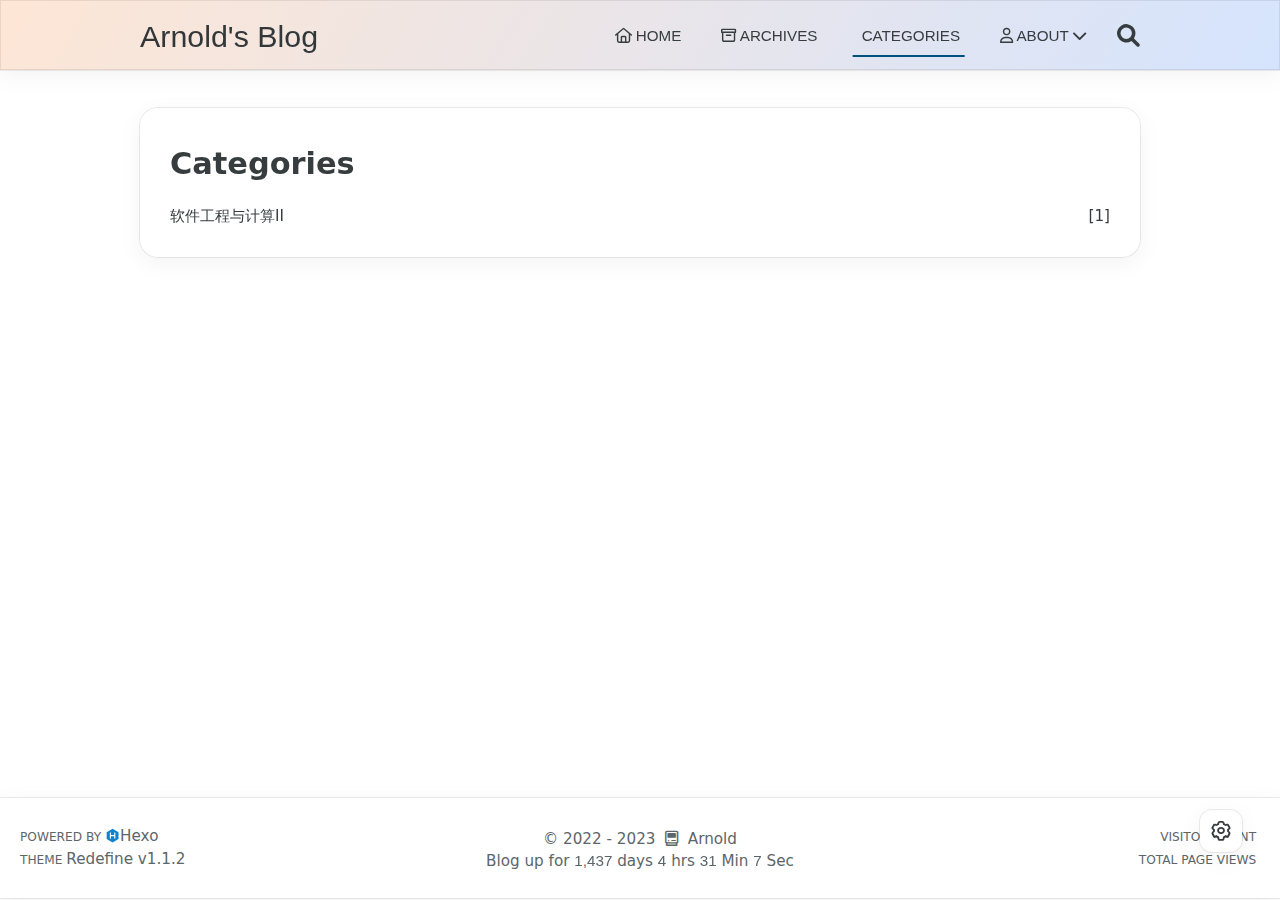
<file: categories/index.html>
<!DOCTYPE html>
<html lang="en">
<head>
    <meta charset="utf-8">
    <meta name="viewport" content="width=device-width, initial-scale=1">
    <meta name="keywords" content="Hexo Theme Redefine">
    <meta name="description" content="Hexo Theme Redefine">
    <meta name="author" content="Arnold">
    <link rel="apple-touch-icon" sizes="180x180" href="/images/apple-touch-icon-redefine.png">
    <!--- Seo Part-->
    
    <link rel="canonical" href="http://example.com/categories/"/>
    <meta name="robots" content="index,follow">
    <meta name="googlebot" content="index,follow">
    <meta name="revisit-after" content="1 days">
    <meta property="og:type" content="article">
    <meta property="og:title" content="categories">
    <meta property="og:description" content="Hexo Theme Redefine">
    <meta property="og:url" content="http://example.comcategories/index.html">
    <meta property="og:image" content="/images/head.jpg">
    <meta property="og:site_name" content="Arnold&#39;s Blog">
    <meta name="twitter:card" content="summary_large_image">
    <meta name="twitter:title" content="categories">
    <meta name="twitter:description" content="Hexo Theme Redefine">
    <meta name="twitter:image" content="/images/head.jpg">
    <!--- Icon Part-->
    <link rel="icon" type="image/png" href="/images/head.jpg" sizes="192x192">
    <link rel="apple-touch-icon" sizes="180x180" href="/images/head.jpg">
    <meta name="theme-color" content="#005080">
    <link rel="shortcut icon" href="/images/head.jpg">
    
    <title>
        
            Categories -
        
        Arnold&#39;s Blog
    </title>
    
<link rel="stylesheet" href="/css/style.css">

    
<link rel="stylesheet" href="/assets/fonts.css">

    
    
    
    
    <script id="hexo-configurations">
    let REDEFINE = window.REDEFINE || {};
    REDEFINE.hexo_config = {"hostname":"example.com","root":"/","language":"en","path":"search.xml"};
    REDEFINE.theme_config = {"toc":{"enable":true,"number":false,"expand_all":true,"init_open":true},"style":{"primary_color":"#005080","avatar":"/images/me.jpg","favicon":"/images/head.jpg","article_img_align":"center","right_side_width":"210px","content_max_width":"1000px","nav_color":{"left":"#f78736","right":"#367df7","transparency":35},"hover":{"shadow":true,"scale":false},"first_screen":{"enable":true,"background_image":{"light":"/images/night.jpg","dark":"/images/night.jpg"},"title_color":{"light":"#fff","dark":"#d1d1b6"},"description":"Kill the boy, and let the man born.","custom_font":{"enable":false,"font_family":null,"font_url":null}},"scroll":{"progress_bar":{"enable":true},"percent":{"enable":false}}},"local_search":{"enable":true,"preload":true},"code_block":{"copy":true,"style":"simple","custom_font":{"enable":false,"font_family":null,"font_url":null}},"pjax":{"enable":true},"lazyload":{"enable":true},"version":"1.1.2","friend_links":{"columns":2},"home_article":{"date_format":"auto","category":{"enable":true,"limit":3},"tag":{"enable":true,"limit":3}}};
    REDEFINE.language_ago = {"second":"%s seconds ago","minute":"%s minutes ago","hour":"%s hours ago","day":"%s days ago","week":"%s weeks ago","month":"%s months ago","year":"%s years ago"};
  </script>
    
    
<link rel="stylesheet" href="/fontawesome/fontawesome.min.css">

    
<link rel="stylesheet" href="/fontawesome/brands.min.css">

    
<link rel="stylesheet" href="/fontawesome/solid.min.css">

    
<link rel="stylesheet" href="/fontawesome/regular.min.css">

    
    
    
<meta name="generator" content="Hexo 6.3.0"></head>


<body>
<div class="progress-bar-container">
    
        <span class="scroll-progress-bar"></span>
    

    
        <span class="pjax-progress-bar"></span>
        <span class="pjax-progress-icon">
            <i class="fa-solid fa-circle-notch fa-spin"></i>
        </span>
    
</div>


<main class="page-container">

    

    <div class="page-main-content">

        <div class="page-main-content-top">
            <header class="menu-wrapper">
    
    <div class="menu-content">
        <div class="left">
            
            <a class="logo-title" href="/">
                
                Arnold&#39;s Blog
                
            </a>
        </div>

        <div class="right">
            <!-- PC -->
            <div class="pc">
                <ul class="menu-list">
                    
                        
                            <li class="menu-item">
                                <!-- Menu -->
                                <a class="" 
                                    href="/"  >
                                    
                                        
                                            <i class="fa-regular fa-house"></i>
                                        
                                        HOME
                                    
                                </a>
                                <!-- Submenu -->
                                
                            </li>
                    
                        
                            <li class="menu-item">
                                <!-- Menu -->
                                <a class="" 
                                    href="/archives"  >
                                    
                                        
                                            <i class="fa-regular fa-archive"></i>
                                        
                                        ARCHIVES
                                    
                                </a>
                                <!-- Submenu -->
                                
                            </li>
                    
                        
                            <li class="menu-item">
                                <!-- Menu -->
                                <a class="active" 
                                    href="/categories"  >
                                    
                                        
                                            <i class="fa-regular fa-category"></i>
                                        
                                        CATEGORIES
                                    
                                </a>
                                <!-- Submenu -->
                                
                            </li>
                    
                        
                            <li class="menu-item">
                                <!-- Menu -->
                                <a class="has-dropdown" 
                                    href="#" onClick="return false;">
                                    
                                        
                                            <i class="fa-regular fa-user"></i>
                                        
                                        ABOUT&nbsp;<i class="fa-solid fa-chevron-down"></i>
                                    
                                </a>
                                <!-- Submenu -->
                                
                                    <ul class="sub-menu">
                                    
                                        <li>
                                        <a href="/about">ME
                                        </a>
                                        </li>
                                    
                                        <li>
                                        <a href="/friends">FRIENDS
                                        </a>
                                        </li>
                                    
                                    </ul>
                                
                            </li>
                    
                    
                        <li class="menu-item search search-popup-trigger">
                            <i class="fa-solid fa-magnifying-glass"></i>
                        </li>
                    
                </ul>
            </div>
            <!-- Mobile -->
            <div class="mobile">
                
                    <div class="icon-item search search-popup-trigger"><i class="fa-solid fa-magnifying-glass"></i></div>
                
                <div class="icon-item menu-bar">
                    <div class="menu-bar-middle"></div>
                </div>
            </div>
        </div>
    </div>

    <!-- Mobile drawer -->
    <div class="menu-drawer">
        <ul class="drawer-menu-list">
            
                
                    <li class="drawer-menu-item flex-center">
                        <a class="" 
                        href="/"  >
                             
                                
                                    <i class="fa-regular fa-house"></i>
                                
                                HOME
                            
                        </a>
                    </li>
                    <!-- Submenu -->
                    
            
                
                    <li class="drawer-menu-item flex-center">
                        <a class="" 
                        href="/archives"  >
                             
                                
                                    <i class="fa-regular fa-archive"></i>
                                
                                ARCHIVES
                            
                        </a>
                    </li>
                    <!-- Submenu -->
                    
            
                
                    <li class="drawer-menu-item flex-center">
                        <a class="active" 
                        href="/categories"  >
                             
                                
                                    <i class="fa-regular fa-category"></i>
                                
                                CATEGORIES
                            
                        </a>
                    </li>
                    <!-- Submenu -->
                    
            
                
                    <li class="drawer-menu-item flex-center">
                        <a class="has-dropdown" 
                        href="#" onClick="return false;">
                            
                                
                                    <i class="fa-regular fa-user"></i>
                                
                                ABOUT&nbsp;<i class="fa-solid fa-chevron-down"></i>
                            
                        </a>
                    </li>
                    <!-- Submenu -->
                              
                        
                            <li class="dropdown-item flex-center">
                                <a class="dropdown-item" href="/about">ME</a>
                            </li>
                        
                            <li class="dropdown-item flex-center">
                                <a class="dropdown-item" href="/friends">FRIENDS</a>
                            </li>
                        
                    
            

        </ul>
    </div>

    <div class="window-mask"></div>

</header>


        </div>

        <div class="page-main-content-middle">

            <div class="main-content">

                
                    <div class="fade-in-down-animation">
    <div class="category-list-container">
        <div class="tagcloud-header">
            <h1 style="margin: 15px 0px; margin-bottom: 30px;">Categories</h1>
        </div>
        <div class="category-list-content">
            <ul class="all-category-list"><li class="all-category-list-item"><a class="all-category-list-link" href="/categories/%E8%BD%AF%E4%BB%B6%E5%B7%A5%E7%A8%8B%E4%B8%8E%E8%AE%A1%E7%AE%97II/">软件工程与计算II</a><span class="all-category-list-count">1</span></li></ul>
        </div>
        <div class="category-comments">
            
        </div>
    </div>
</div>


                

            </div>



        </div>

        <div class="page-main-content-bottom">
            <footer class="footer">
    <div class="info-container">
        <div class="copyright-info">
            &copy;
            
              <span>2022</span>
              -
            
            2023&nbsp;&nbsp;<i class="fa-regular fa-computer-classic"></i>&nbsp;&nbsp;<a href="/">Arnold</a>
        </div>
        
            <script async data-pjax src="//busuanzi.ibruce.info/busuanzi/2.3/busuanzi.pure.mini.js"></script>
            <div class="website-count info-item">
                
                    <span id="busuanzi_container_site_uv" class="busuanzi_container_site_uv">
                        VISITOR COUNT&nbsp;<span id="busuanzi_value_site_uv" class="busuanzi_value_site_uv"></span>
                    </span>
                
                
                    <span id="busuanzi_container_site_pv" class="busuanzi_container_site_pv">
                        TOTAL PAGE VIEWS&nbsp;<span id="busuanzi_value_site_pv" class="busuanzi_value_site_pv"></span>
                    </span>
                
            </div>
        
        <div class="theme-info info-item">
            <span class="powered-by-container">POWERED BY <?xml version="1.0" encoding="utf-8"?><!DOCTYPE svg PUBLIC "-//W3C//DTD SVG 1.1//EN" "http://www.w3.org/Graphics/SVG/1.1/DTD/svg11.dtd"><svg version="1.1" id="圖層_1" xmlns="http://www.w3.org/2000/svg" xmlns:xlink="http://www.w3.org/1999/xlink" x="0px" y="0px" width="1rem" height="1rem" viewBox="0 0 512 512" enable-background="new 0 0 512 512" xml:space="preserve"><path fill="#0E83CD" d="M256.4,25.8l-200,115.5L56,371.5l199.6,114.7l200-115.5l0.4-230.2L256.4,25.8z M349,354.6l-18.4,10.7l-18.6-11V275H200v79.6l-18.4,10.7l-18.6-11v-197l18.5-10.6l18.5,10.8V237h112v-79.6l18.5-10.6l18.5,10.8V354.6z"/></svg><a target="_blank" href="https://hexo.io">Hexo</a></span>
                <br> 
            <span class="theme-version-container">THEME&nbsp;<a class="theme-version" target="_blank" href="https://github.com/EvanNotFound/hexo-theme-redefine">Redefine v1.1.2</a>
        </div>
        
        
        
            <div id="start_time_div" style="display:none">
                2022/8/17 11:45:14
            </div>
            <div>
                Blog up for <span class="odometer" id="runtime_days" ></span> days <span class="odometer" id="runtime_hours"></span> hrs <span class="odometer" id="runtime_minutes"></span> Min <span class="odometer" id="runtime_seconds"></span> Sec
            </div>
        
        
        
            <script async data-pjax>
                try {
                    function odometer_init() {
                    const elements = document.querySelectorAll('.odometer');
                    elements.forEach(el => {
                        new Odometer({
                            el,
                            format: '( ddd).dd',
                            duration: 200
                        });
                    });
                    }
                    odometer_init();
                } catch (error) {}
            </script>
        
        
        
    </div>  
</footer>
        </div>
    </div>

    

    <div class="right-bottom-side-tools">
        <div class="side-tools-container">
    <ul class="unfolded-tools-list">
        <li class="right-bottom-tools tool-font-adjust-plus flex-center">
            <i class="fa-regular fa-magnifying-glass-plus"></i>
        </li>

        <li class="right-bottom-tools tool-font-adjust-minus flex-center">
            <i class="fa-regular fa-magnifying-glass-minus"></i>
        </li>

        <li class="right-bottom-tools tool-expand-width flex-center">
            <i class="fa-regular fa-expand"></i>
        </li>

        <li class="right-bottom-tools tool-dark-light-toggle flex-center">
            <i class="fa-regular fa-moon"></i>
        </li>

        <!-- rss -->
        

        
            <li class="right-bottom-tools tool-scroll-to-top flex-center">
                <i class="fa-regular fa-arrow-up"></i>
            </li>
        

        <li class="right-bottom-tools tool-scroll-to-bottom flex-center">
            <i class="fa-regular fa-arrow-down"></i>
        </li>
    </ul>

    <ul class="folded-tools-list">
        <li class="right-bottom-tools tool-toggle-show flex-center">
            <i class="fa-regular fa-cog fa-spin"></i>
        </li>
        
    </ul>
</div>

    </div>

    <div class="image-viewer-container">
    <img src="">
</div>


    
        <div class="search-pop-overlay">
    <div class="popup search-popup">
        <div class="search-header">
          <span class="search-input-field-pre">
            <i class="fa-solid fa-keyboard"></i>
          </span>
            <div class="search-input-container">
                <input autocomplete="off"
                       autocorrect="off"
                       autocapitalize="off"
                       placeholder="Search..."
                       spellcheck="false"
                       type="search"
                       class="search-input"
                >
            </div>
            <span class="popup-btn-close">
                <i class="fa-solid fa-times"></i>
            </span>
        </div>
        <div id="search-result">
            <div id="no-result">
                <i class="fa-solid fa-spinner fa-spin-pulse fa-5x fa-fw"></i>
            </div>
        </div>
    </div>
</div>

    


</main>




<script src="/js/utils.js"></script>

<script src="/js/main.js"></script>

<script src="/js/layouts/menu-shrink.js"></script>

<script src="/js/tools/go-top-bottom.js"></script>

<script src="/js/tools/dark-light-toggle.js"></script>



    
<script src="/js/tools/local-search.js"></script>




    
<script src="/js/tools/code-block.js"></script>




    
<script src="/js/layouts/lazyload.js"></script>




    
<script src="/js/tools/runtime.js"></script>

    
<script src="/js/layouts/odometer.min.js"></script>

    
<link rel="stylesheet" href="/assets/odometer-theme-minimal.css">



<div class="post-scripts pjax">
    
    
</div>


    
<script src="/js/libs/pjax.min.js"></script>

<script>
    window.addEventListener('DOMContentLoaded', () => {
        window.pjax = new Pjax({
            selectors: [
                'head title',
                '.page-container',
                '.pjax'
            ],
            history: true,
            debug: false,
            cacheBust: false,
            timeout: 0,
            analytics: false,
            currentUrlFullReload: false,
            scrollRestoration: false,
            // scrollTo: true,
        });

        document.addEventListener('pjax:send', () => {
            REDEFINE.utils.pjaxProgressBarStart();
        });

        document.addEventListener('pjax:complete', () => {
            REDEFINE.utils.pjaxProgressBarEnd();
            window.pjax.executeScripts(document.querySelectorAll('script[data-pjax], .pjax script'));
            REDEFINE.refresh();
        });
    });
</script>



</body>
</html>
</file>
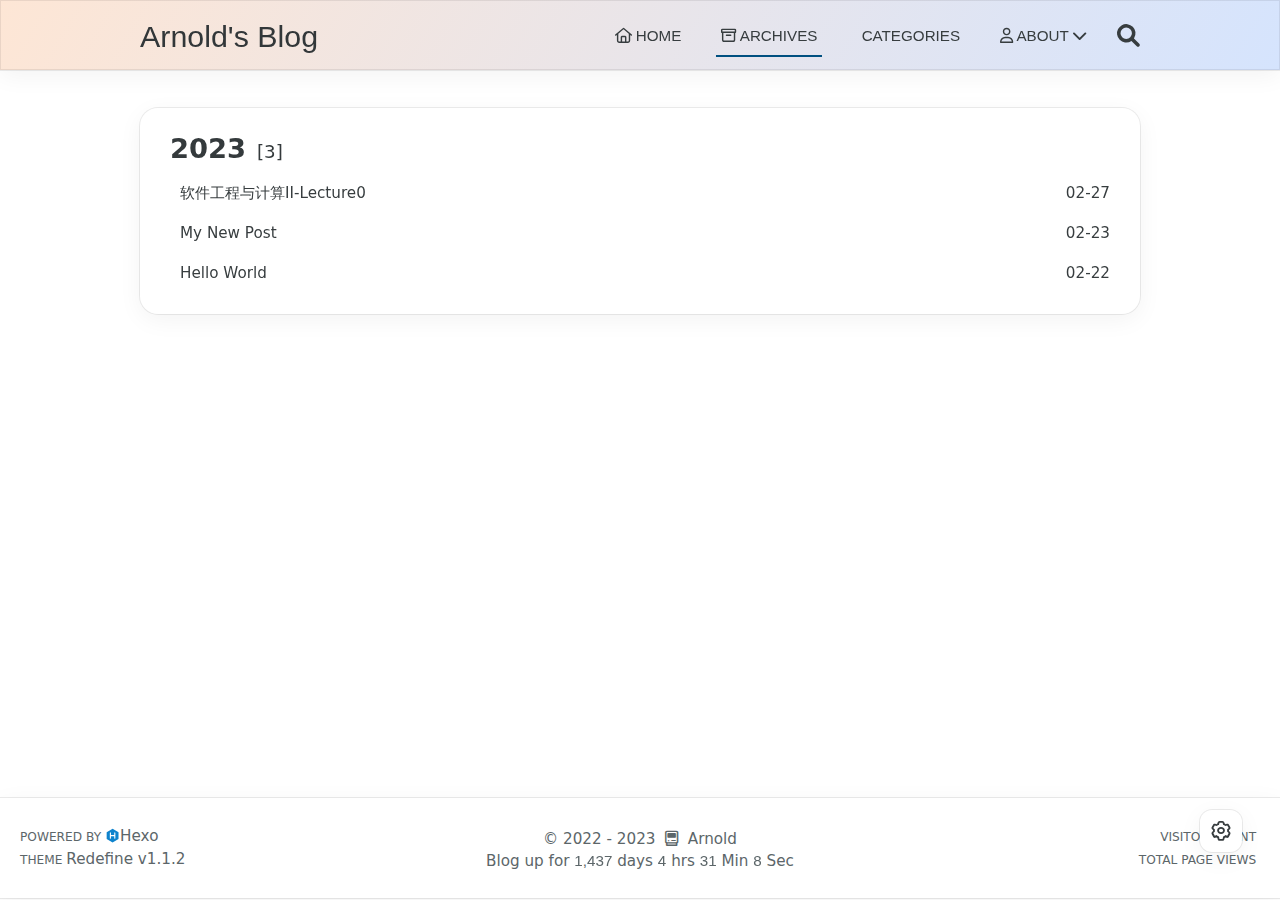
<file: archives/2023/index.html>
<!DOCTYPE html>
<html lang="en">
<head>
    <meta charset="utf-8">
    <meta name="viewport" content="width=device-width, initial-scale=1">
    <meta name="keywords" content="Hexo Theme Redefine">
    <meta name="description" content="Hexo Theme Redefine">
    <meta name="author" content="Arnold">
    <link rel="apple-touch-icon" sizes="180x180" href="/images/apple-touch-icon-redefine.png">
    <!--- Seo Part-->
    
    <link rel="canonical" href="http://example.com/archives/2023/"/>
    <meta name="robots" content="index,follow">
    <meta name="googlebot" content="index,follow">
    <meta name="revisit-after" content="1 days">
    <meta property="og:type" content="article">
    <meta property="og:title" content="Hexo">
    <meta property="og:description" content="Hexo Theme Redefine">
    <meta property="og:url" content="http://example.comarchives/2023/index.html">
    <meta property="og:image" content="/images/head.jpg">
    <meta property="og:site_name" content="Arnold&#39;s Blog">
    <meta name="twitter:card" content="summary_large_image">
    <meta name="twitter:title" content="Hexo">
    <meta name="twitter:description" content="Hexo Theme Redefine">
    <meta name="twitter:image" content="/images/head.jpg">
    <!--- Icon Part-->
    <link rel="icon" type="image/png" href="/images/head.jpg" sizes="192x192">
    <link rel="apple-touch-icon" sizes="180x180" href="/images/head.jpg">
    <meta name="theme-color" content="#005080">
    <link rel="shortcut icon" href="/images/head.jpg">
    
    <title>
        
            Archive: 2023 -
        
        Arnold&#39;s Blog
    </title>
    
<link rel="stylesheet" href="/css/style.css">

    
<link rel="stylesheet" href="/assets/fonts.css">

    
    
    
    
    <script id="hexo-configurations">
    let REDEFINE = window.REDEFINE || {};
    REDEFINE.hexo_config = {"hostname":"example.com","root":"/","language":"en","path":"search.xml"};
    REDEFINE.theme_config = {"toc":{"enable":true,"number":false,"expand_all":true,"init_open":true},"style":{"primary_color":"#005080","avatar":"/images/me.jpg","favicon":"/images/head.jpg","article_img_align":"center","right_side_width":"210px","content_max_width":"1000px","nav_color":{"left":"#f78736","right":"#367df7","transparency":35},"hover":{"shadow":true,"scale":false},"first_screen":{"enable":true,"background_image":{"light":"/images/night.jpg","dark":"/images/night.jpg"},"title_color":{"light":"#fff","dark":"#d1d1b6"},"description":"Kill the boy, and let the man born.","custom_font":{"enable":false,"font_family":null,"font_url":null}},"scroll":{"progress_bar":{"enable":true},"percent":{"enable":false}}},"local_search":{"enable":true,"preload":true},"code_block":{"copy":true,"style":"simple","custom_font":{"enable":false,"font_family":null,"font_url":null}},"pjax":{"enable":true},"lazyload":{"enable":true},"version":"1.1.2","friend_links":{"columns":2},"home_article":{"date_format":"auto","category":{"enable":true,"limit":3},"tag":{"enable":true,"limit":3}}};
    REDEFINE.language_ago = {"second":"%s seconds ago","minute":"%s minutes ago","hour":"%s hours ago","day":"%s days ago","week":"%s weeks ago","month":"%s months ago","year":"%s years ago"};
  </script>
    
    
<link rel="stylesheet" href="/fontawesome/fontawesome.min.css">

    
<link rel="stylesheet" href="/fontawesome/brands.min.css">

    
<link rel="stylesheet" href="/fontawesome/solid.min.css">

    
<link rel="stylesheet" href="/fontawesome/regular.min.css">

    
    
    
<meta name="generator" content="Hexo 6.3.0"></head>


<body>
<div class="progress-bar-container">
    
        <span class="scroll-progress-bar"></span>
    

    
        <span class="pjax-progress-bar"></span>
        <span class="pjax-progress-icon">
            <i class="fa-solid fa-circle-notch fa-spin"></i>
        </span>
    
</div>


<main class="page-container">

    

    <div class="page-main-content">

        <div class="page-main-content-top">
            <header class="menu-wrapper">
    
    <div class="menu-content">
        <div class="left">
            
            <a class="logo-title" href="/">
                
                Arnold&#39;s Blog
                
            </a>
        </div>

        <div class="right">
            <!-- PC -->
            <div class="pc">
                <ul class="menu-list">
                    
                        
                            <li class="menu-item">
                                <!-- Menu -->
                                <a class="" 
                                    href="/"  >
                                    
                                        
                                            <i class="fa-regular fa-house"></i>
                                        
                                        HOME
                                    
                                </a>
                                <!-- Submenu -->
                                
                            </li>
                    
                        
                            <li class="menu-item">
                                <!-- Menu -->
                                <a class="active" 
                                    href="/archives"  >
                                    
                                        
                                            <i class="fa-regular fa-archive"></i>
                                        
                                        ARCHIVES
                                    
                                </a>
                                <!-- Submenu -->
                                
                            </li>
                    
                        
                            <li class="menu-item">
                                <!-- Menu -->
                                <a class="" 
                                    href="/categories"  >
                                    
                                        
                                            <i class="fa-regular fa-category"></i>
                                        
                                        CATEGORIES
                                    
                                </a>
                                <!-- Submenu -->
                                
                            </li>
                    
                        
                            <li class="menu-item">
                                <!-- Menu -->
                                <a class="has-dropdown" 
                                    href="#" onClick="return false;">
                                    
                                        
                                            <i class="fa-regular fa-user"></i>
                                        
                                        ABOUT&nbsp;<i class="fa-solid fa-chevron-down"></i>
                                    
                                </a>
                                <!-- Submenu -->
                                
                                    <ul class="sub-menu">
                                    
                                        <li>
                                        <a href="/about">ME
                                        </a>
                                        </li>
                                    
                                        <li>
                                        <a href="/friends">FRIENDS
                                        </a>
                                        </li>
                                    
                                    </ul>
                                
                            </li>
                    
                    
                        <li class="menu-item search search-popup-trigger">
                            <i class="fa-solid fa-magnifying-glass"></i>
                        </li>
                    
                </ul>
            </div>
            <!-- Mobile -->
            <div class="mobile">
                
                    <div class="icon-item search search-popup-trigger"><i class="fa-solid fa-magnifying-glass"></i></div>
                
                <div class="icon-item menu-bar">
                    <div class="menu-bar-middle"></div>
                </div>
            </div>
        </div>
    </div>

    <!-- Mobile drawer -->
    <div class="menu-drawer">
        <ul class="drawer-menu-list">
            
                
                    <li class="drawer-menu-item flex-center">
                        <a class="" 
                        href="/"  >
                             
                                
                                    <i class="fa-regular fa-house"></i>
                                
                                HOME
                            
                        </a>
                    </li>
                    <!-- Submenu -->
                    
            
                
                    <li class="drawer-menu-item flex-center">
                        <a class="active" 
                        href="/archives"  >
                             
                                
                                    <i class="fa-regular fa-archive"></i>
                                
                                ARCHIVES
                            
                        </a>
                    </li>
                    <!-- Submenu -->
                    
            
                
                    <li class="drawer-menu-item flex-center">
                        <a class="" 
                        href="/categories"  >
                             
                                
                                    <i class="fa-regular fa-category"></i>
                                
                                CATEGORIES
                            
                        </a>
                    </li>
                    <!-- Submenu -->
                    
            
                
                    <li class="drawer-menu-item flex-center">
                        <a class="has-dropdown" 
                        href="#" onClick="return false;">
                            
                                
                                    <i class="fa-regular fa-user"></i>
                                
                                ABOUT&nbsp;<i class="fa-solid fa-chevron-down"></i>
                            
                        </a>
                    </li>
                    <!-- Submenu -->
                              
                        
                            <li class="dropdown-item flex-center">
                                <a class="dropdown-item" href="/about">ME</a>
                            </li>
                        
                            <li class="dropdown-item flex-center">
                                <a class="dropdown-item" href="/friends">FRIENDS</a>
                            </li>
                        
                    
            

        </ul>
    </div>

    <div class="window-mask"></div>

</header>


        </div>

        <div class="page-main-content-middle">

            <div class="main-content">

                
                    <div class="fade-in-down-animation">
    <div class="archive-container ">
        
<div class="archive-list-container">
    
        <section class="archive-item">
            <div class="archive-item-header">
                <span class="archive-year">2023</span>
                <span class="archive-year-post-count">[3]</span>
            </div>
            <ul class="article-list">
                
                    <li class="article-item">
                        <a class="article-title"
                           href="/2023/02/27/%E8%BD%AF%E4%BB%B6%E5%B7%A5%E7%A8%8B%E4%B8%8E%E8%AE%A1%E7%AE%97II-Lecture0/"
                        >软件工程与计算II-Lecture0</a>
                        <span class="article-date">02-27</span>
                    </li>
                
                    <li class="article-item">
                        <a class="article-title"
                           href="/2023/02/23/My-New-Post/"
                        >My New Post</a>
                        <span class="article-date">02-23</span>
                    </li>
                
                    <li class="article-item">
                        <a class="article-title"
                           href="/2023/02/22/hello-world/"
                        >Hello World</a>
                        <span class="article-date">02-22</span>
                    </li>
                
            </ul>
        </section>
    
</div>

    </div>
</div>

                

            </div>



        </div>

        <div class="page-main-content-bottom">
            <footer class="footer">
    <div class="info-container">
        <div class="copyright-info">
            &copy;
            
              <span>2022</span>
              -
            
            2023&nbsp;&nbsp;<i class="fa-regular fa-computer-classic"></i>&nbsp;&nbsp;<a href="/">Arnold</a>
        </div>
        
            <script async data-pjax src="//busuanzi.ibruce.info/busuanzi/2.3/busuanzi.pure.mini.js"></script>
            <div class="website-count info-item">
                
                    <span id="busuanzi_container_site_uv" class="busuanzi_container_site_uv">
                        VISITOR COUNT&nbsp;<span id="busuanzi_value_site_uv" class="busuanzi_value_site_uv"></span>
                    </span>
                
                
                    <span id="busuanzi_container_site_pv" class="busuanzi_container_site_pv">
                        TOTAL PAGE VIEWS&nbsp;<span id="busuanzi_value_site_pv" class="busuanzi_value_site_pv"></span>
                    </span>
                
            </div>
        
        <div class="theme-info info-item">
            <span class="powered-by-container">POWERED BY <?xml version="1.0" encoding="utf-8"?><!DOCTYPE svg PUBLIC "-//W3C//DTD SVG 1.1//EN" "http://www.w3.org/Graphics/SVG/1.1/DTD/svg11.dtd"><svg version="1.1" id="圖層_1" xmlns="http://www.w3.org/2000/svg" xmlns:xlink="http://www.w3.org/1999/xlink" x="0px" y="0px" width="1rem" height="1rem" viewBox="0 0 512 512" enable-background="new 0 0 512 512" xml:space="preserve"><path fill="#0E83CD" d="M256.4,25.8l-200,115.5L56,371.5l199.6,114.7l200-115.5l0.4-230.2L256.4,25.8z M349,354.6l-18.4,10.7l-18.6-11V275H200v79.6l-18.4,10.7l-18.6-11v-197l18.5-10.6l18.5,10.8V237h112v-79.6l18.5-10.6l18.5,10.8V354.6z"/></svg><a target="_blank" href="https://hexo.io">Hexo</a></span>
                <br> 
            <span class="theme-version-container">THEME&nbsp;<a class="theme-version" target="_blank" href="https://github.com/EvanNotFound/hexo-theme-redefine">Redefine v1.1.2</a>
        </div>
        
        
        
            <div id="start_time_div" style="display:none">
                2022/8/17 11:45:14
            </div>
            <div>
                Blog up for <span class="odometer" id="runtime_days" ></span> days <span class="odometer" id="runtime_hours"></span> hrs <span class="odometer" id="runtime_minutes"></span> Min <span class="odometer" id="runtime_seconds"></span> Sec
            </div>
        
        
        
            <script async data-pjax>
                try {
                    function odometer_init() {
                    const elements = document.querySelectorAll('.odometer');
                    elements.forEach(el => {
                        new Odometer({
                            el,
                            format: '( ddd).dd',
                            duration: 200
                        });
                    });
                    }
                    odometer_init();
                } catch (error) {}
            </script>
        
        
        
    </div>  
</footer>
        </div>
    </div>

    

    <div class="right-bottom-side-tools">
        <div class="side-tools-container">
    <ul class="unfolded-tools-list">
        <li class="right-bottom-tools tool-font-adjust-plus flex-center">
            <i class="fa-regular fa-magnifying-glass-plus"></i>
        </li>

        <li class="right-bottom-tools tool-font-adjust-minus flex-center">
            <i class="fa-regular fa-magnifying-glass-minus"></i>
        </li>

        <li class="right-bottom-tools tool-expand-width flex-center">
            <i class="fa-regular fa-expand"></i>
        </li>

        <li class="right-bottom-tools tool-dark-light-toggle flex-center">
            <i class="fa-regular fa-moon"></i>
        </li>

        <!-- rss -->
        

        
            <li class="right-bottom-tools tool-scroll-to-top flex-center">
                <i class="fa-regular fa-arrow-up"></i>
            </li>
        

        <li class="right-bottom-tools tool-scroll-to-bottom flex-center">
            <i class="fa-regular fa-arrow-down"></i>
        </li>
    </ul>

    <ul class="folded-tools-list">
        <li class="right-bottom-tools tool-toggle-show flex-center">
            <i class="fa-regular fa-cog fa-spin"></i>
        </li>
        
    </ul>
</div>

    </div>

    <div class="image-viewer-container">
    <img src="">
</div>


    
        <div class="search-pop-overlay">
    <div class="popup search-popup">
        <div class="search-header">
          <span class="search-input-field-pre">
            <i class="fa-solid fa-keyboard"></i>
          </span>
            <div class="search-input-container">
                <input autocomplete="off"
                       autocorrect="off"
                       autocapitalize="off"
                       placeholder="Search..."
                       spellcheck="false"
                       type="search"
                       class="search-input"
                >
            </div>
            <span class="popup-btn-close">
                <i class="fa-solid fa-times"></i>
            </span>
        </div>
        <div id="search-result">
            <div id="no-result">
                <i class="fa-solid fa-spinner fa-spin-pulse fa-5x fa-fw"></i>
            </div>
        </div>
    </div>
</div>

    


</main>




<script src="/js/utils.js"></script>

<script src="/js/main.js"></script>

<script src="/js/layouts/menu-shrink.js"></script>

<script src="/js/tools/go-top-bottom.js"></script>

<script src="/js/tools/dark-light-toggle.js"></script>



    
<script src="/js/tools/local-search.js"></script>




    
<script src="/js/tools/code-block.js"></script>




    
<script src="/js/layouts/lazyload.js"></script>




    
<script src="/js/tools/runtime.js"></script>

    
<script src="/js/layouts/odometer.min.js"></script>

    
<link rel="stylesheet" href="/assets/odometer-theme-minimal.css">



<div class="post-scripts pjax">
    
    
</div>


    
<script src="/js/libs/pjax.min.js"></script>

<script>
    window.addEventListener('DOMContentLoaded', () => {
        window.pjax = new Pjax({
            selectors: [
                'head title',
                '.page-container',
                '.pjax'
            ],
            history: true,
            debug: false,
            cacheBust: false,
            timeout: 0,
            analytics: false,
            currentUrlFullReload: false,
            scrollRestoration: false,
            // scrollTo: true,
        });

        document.addEventListener('pjax:send', () => {
            REDEFINE.utils.pjaxProgressBarStart();
        });

        document.addEventListener('pjax:complete', () => {
            REDEFINE.utils.pjaxProgressBarEnd();
            window.pjax.executeScripts(document.querySelectorAll('script[data-pjax], .pjax script'));
            REDEFINE.refresh();
        });
    });
</script>



</body>
</html>
</file>
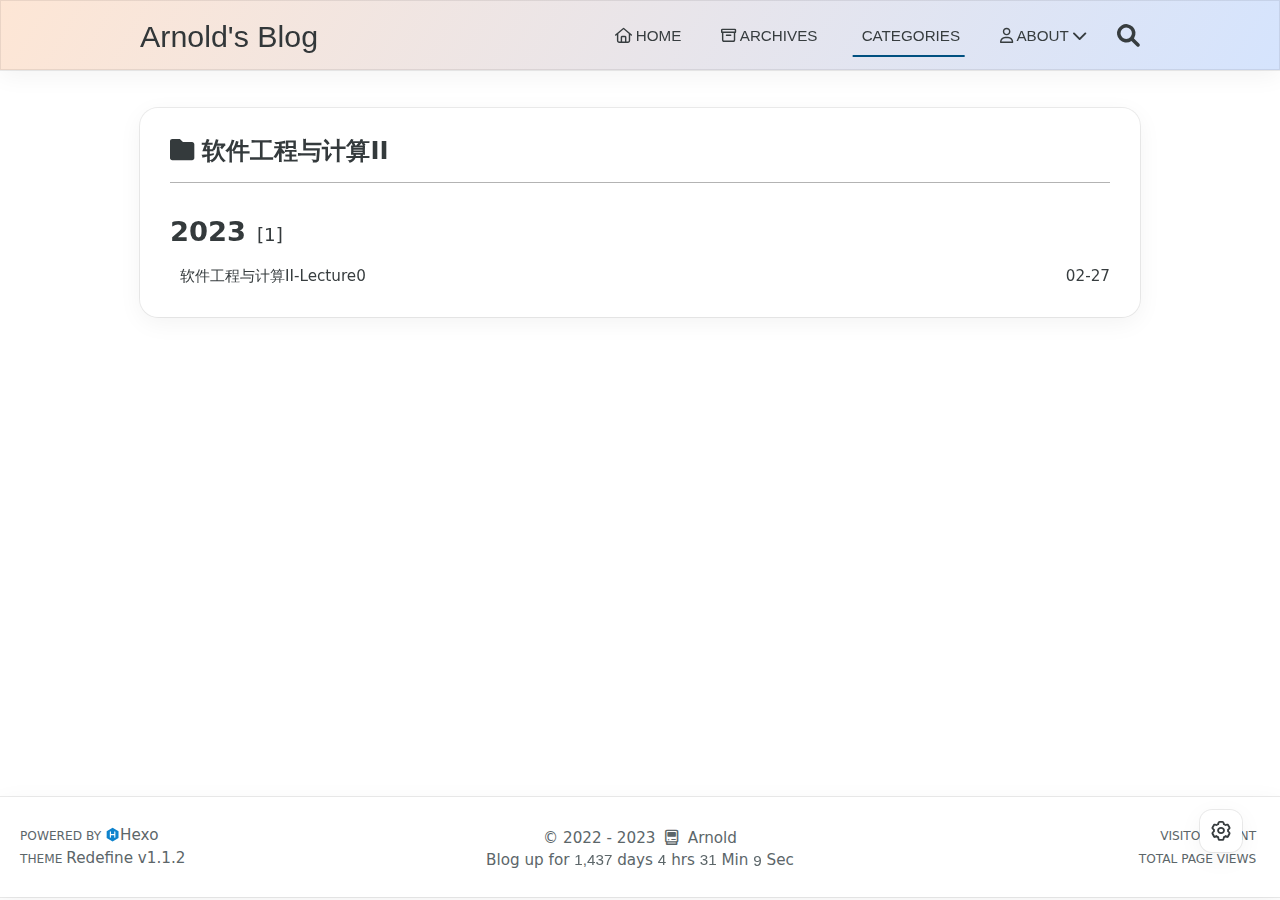
<file: categories/软件工程与计算II/index.html>
<!DOCTYPE html>
<html lang="en">
<head>
    <meta charset="utf-8">
    <meta name="viewport" content="width=device-width, initial-scale=1">
    <meta name="keywords" content="Hexo Theme Redefine">
    <meta name="description" content="Hexo Theme Redefine">
    <meta name="author" content="Arnold">
    <link rel="apple-touch-icon" sizes="180x180" href="/images/apple-touch-icon-redefine.png">
    <!--- Seo Part-->
    
    <link rel="canonical" href="http://example.com/categories/软件工程与计算ii/"/>
    <meta name="robots" content="index,follow">
    <meta name="googlebot" content="index,follow">
    <meta name="revisit-after" content="1 days">
    <meta property="og:type" content="article">
    <meta property="og:title" content="Hexo">
    <meta property="og:description" content="Hexo Theme Redefine">
    <meta property="og:url" content="http://example.comcategories/软件工程与计算II/index.html">
    <meta property="og:image" content="/images/head.jpg">
    <meta property="og:site_name" content="Arnold&#39;s Blog">
    <meta name="twitter:card" content="summary_large_image">
    <meta name="twitter:title" content="Hexo">
    <meta name="twitter:description" content="Hexo Theme Redefine">
    <meta name="twitter:image" content="/images/head.jpg">
    <!--- Icon Part-->
    <link rel="icon" type="image/png" href="/images/head.jpg" sizes="192x192">
    <link rel="apple-touch-icon" sizes="180x180" href="/images/head.jpg">
    <meta name="theme-color" content="#005080">
    <link rel="shortcut icon" href="/images/head.jpg">
    
    <title>
        
            Category: 软件工程与计算II -
        
        Arnold&#39;s Blog
    </title>
    
<link rel="stylesheet" href="/css/style.css">

    
<link rel="stylesheet" href="/assets/fonts.css">

    
    
    
    
    <script id="hexo-configurations">
    let REDEFINE = window.REDEFINE || {};
    REDEFINE.hexo_config = {"hostname":"example.com","root":"/","language":"en","path":"search.xml"};
    REDEFINE.theme_config = {"toc":{"enable":true,"number":false,"expand_all":true,"init_open":true},"style":{"primary_color":"#005080","avatar":"/images/me.jpg","favicon":"/images/head.jpg","article_img_align":"center","right_side_width":"210px","content_max_width":"1000px","nav_color":{"left":"#f78736","right":"#367df7","transparency":35},"hover":{"shadow":true,"scale":false},"first_screen":{"enable":true,"background_image":{"light":"/images/night.jpg","dark":"/images/night.jpg"},"title_color":{"light":"#fff","dark":"#d1d1b6"},"description":"Kill the boy, and let the man born.","custom_font":{"enable":false,"font_family":null,"font_url":null}},"scroll":{"progress_bar":{"enable":true},"percent":{"enable":false}}},"local_search":{"enable":true,"preload":true},"code_block":{"copy":true,"style":"simple","custom_font":{"enable":false,"font_family":null,"font_url":null}},"pjax":{"enable":true},"lazyload":{"enable":true},"version":"1.1.2","friend_links":{"columns":2},"home_article":{"date_format":"auto","category":{"enable":true,"limit":3},"tag":{"enable":true,"limit":3}}};
    REDEFINE.language_ago = {"second":"%s seconds ago","minute":"%s minutes ago","hour":"%s hours ago","day":"%s days ago","week":"%s weeks ago","month":"%s months ago","year":"%s years ago"};
  </script>
    
    
<link rel="stylesheet" href="/fontawesome/fontawesome.min.css">

    
<link rel="stylesheet" href="/fontawesome/brands.min.css">

    
<link rel="stylesheet" href="/fontawesome/solid.min.css">

    
<link rel="stylesheet" href="/fontawesome/regular.min.css">

    
    
    
<meta name="generator" content="Hexo 6.3.0"></head>


<body>
<div class="progress-bar-container">
    
        <span class="scroll-progress-bar"></span>
    

    
        <span class="pjax-progress-bar"></span>
        <span class="pjax-progress-icon">
            <i class="fa-solid fa-circle-notch fa-spin"></i>
        </span>
    
</div>


<main class="page-container">

    

    <div class="page-main-content">

        <div class="page-main-content-top">
            <header class="menu-wrapper">
    
    <div class="menu-content">
        <div class="left">
            
            <a class="logo-title" href="/">
                
                Arnold&#39;s Blog
                
            </a>
        </div>

        <div class="right">
            <!-- PC -->
            <div class="pc">
                <ul class="menu-list">
                    
                        
                            <li class="menu-item">
                                <!-- Menu -->
                                <a class="" 
                                    href="/"  >
                                    
                                        
                                            <i class="fa-regular fa-house"></i>
                                        
                                        HOME
                                    
                                </a>
                                <!-- Submenu -->
                                
                            </li>
                    
                        
                            <li class="menu-item">
                                <!-- Menu -->
                                <a class="" 
                                    href="/archives"  >
                                    
                                        
                                            <i class="fa-regular fa-archive"></i>
                                        
                                        ARCHIVES
                                    
                                </a>
                                <!-- Submenu -->
                                
                            </li>
                    
                        
                            <li class="menu-item">
                                <!-- Menu -->
                                <a class="active" 
                                    href="/categories"  >
                                    
                                        
                                            <i class="fa-regular fa-category"></i>
                                        
                                        CATEGORIES
                                    
                                </a>
                                <!-- Submenu -->
                                
                            </li>
                    
                        
                            <li class="menu-item">
                                <!-- Menu -->
                                <a class="has-dropdown" 
                                    href="#" onClick="return false;">
                                    
                                        
                                            <i class="fa-regular fa-user"></i>
                                        
                                        ABOUT&nbsp;<i class="fa-solid fa-chevron-down"></i>
                                    
                                </a>
                                <!-- Submenu -->
                                
                                    <ul class="sub-menu">
                                    
                                        <li>
                                        <a href="/about">ME
                                        </a>
                                        </li>
                                    
                                        <li>
                                        <a href="/friends">FRIENDS
                                        </a>
                                        </li>
                                    
                                    </ul>
                                
                            </li>
                    
                    
                        <li class="menu-item search search-popup-trigger">
                            <i class="fa-solid fa-magnifying-glass"></i>
                        </li>
                    
                </ul>
            </div>
            <!-- Mobile -->
            <div class="mobile">
                
                    <div class="icon-item search search-popup-trigger"><i class="fa-solid fa-magnifying-glass"></i></div>
                
                <div class="icon-item menu-bar">
                    <div class="menu-bar-middle"></div>
                </div>
            </div>
        </div>
    </div>

    <!-- Mobile drawer -->
    <div class="menu-drawer">
        <ul class="drawer-menu-list">
            
                
                    <li class="drawer-menu-item flex-center">
                        <a class="" 
                        href="/"  >
                             
                                
                                    <i class="fa-regular fa-house"></i>
                                
                                HOME
                            
                        </a>
                    </li>
                    <!-- Submenu -->
                    
            
                
                    <li class="drawer-menu-item flex-center">
                        <a class="" 
                        href="/archives"  >
                             
                                
                                    <i class="fa-regular fa-archive"></i>
                                
                                ARCHIVES
                            
                        </a>
                    </li>
                    <!-- Submenu -->
                    
            
                
                    <li class="drawer-menu-item flex-center">
                        <a class="active" 
                        href="/categories"  >
                             
                                
                                    <i class="fa-regular fa-category"></i>
                                
                                CATEGORIES
                            
                        </a>
                    </li>
                    <!-- Submenu -->
                    
            
                
                    <li class="drawer-menu-item flex-center">
                        <a class="has-dropdown" 
                        href="#" onClick="return false;">
                            
                                
                                    <i class="fa-regular fa-user"></i>
                                
                                ABOUT&nbsp;<i class="fa-solid fa-chevron-down"></i>
                            
                        </a>
                    </li>
                    <!-- Submenu -->
                              
                        
                            <li class="dropdown-item flex-center">
                                <a class="dropdown-item" href="/about">ME</a>
                            </li>
                        
                            <li class="dropdown-item flex-center">
                                <a class="dropdown-item" href="/friends">FRIENDS</a>
                            </li>
                        
                    
            

        </ul>
    </div>

    <div class="window-mask"></div>

</header>


        </div>

        <div class="page-main-content-middle">

            <div class="main-content">

                
                    <div class="fade-in-down-animation">
    <div class="category-container">
        <div class="category-name">
            <i class="fa-solid fa-folder"></i>&nbsp;软件工程与计算II
        </div>
        <div class="category-post-list">
            
<div class="archive-list-container">
    
        <section class="archive-item">
            <div class="archive-item-header">
                <span class="archive-year">2023</span>
                <span class="archive-year-post-count">[1]</span>
            </div>
            <ul class="article-list">
                
                    <li class="article-item">
                        <a class="article-title"
                           href="/2023/02/27/%E8%BD%AF%E4%BB%B6%E5%B7%A5%E7%A8%8B%E4%B8%8E%E8%AE%A1%E7%AE%97II-Lecture0/"
                        >软件工程与计算II-Lecture0</a>
                        <span class="article-date">02-27</span>
                    </li>
                
            </ul>
        </section>
    
</div>

        </div>
    </div>
    <div class="category-paginator">
        <div class="paginator">
    

    
</div>

    </div>
</div>


                

            </div>



        </div>

        <div class="page-main-content-bottom">
            <footer class="footer">
    <div class="info-container">
        <div class="copyright-info">
            &copy;
            
              <span>2022</span>
              -
            
            2023&nbsp;&nbsp;<i class="fa-regular fa-computer-classic"></i>&nbsp;&nbsp;<a href="/">Arnold</a>
        </div>
        
            <script async data-pjax src="//busuanzi.ibruce.info/busuanzi/2.3/busuanzi.pure.mini.js"></script>
            <div class="website-count info-item">
                
                    <span id="busuanzi_container_site_uv" class="busuanzi_container_site_uv">
                        VISITOR COUNT&nbsp;<span id="busuanzi_value_site_uv" class="busuanzi_value_site_uv"></span>
                    </span>
                
                
                    <span id="busuanzi_container_site_pv" class="busuanzi_container_site_pv">
                        TOTAL PAGE VIEWS&nbsp;<span id="busuanzi_value_site_pv" class="busuanzi_value_site_pv"></span>
                    </span>
                
            </div>
        
        <div class="theme-info info-item">
            <span class="powered-by-container">POWERED BY <?xml version="1.0" encoding="utf-8"?><!DOCTYPE svg PUBLIC "-//W3C//DTD SVG 1.1//EN" "http://www.w3.org/Graphics/SVG/1.1/DTD/svg11.dtd"><svg version="1.1" id="圖層_1" xmlns="http://www.w3.org/2000/svg" xmlns:xlink="http://www.w3.org/1999/xlink" x="0px" y="0px" width="1rem" height="1rem" viewBox="0 0 512 512" enable-background="new 0 0 512 512" xml:space="preserve"><path fill="#0E83CD" d="M256.4,25.8l-200,115.5L56,371.5l199.6,114.7l200-115.5l0.4-230.2L256.4,25.8z M349,354.6l-18.4,10.7l-18.6-11V275H200v79.6l-18.4,10.7l-18.6-11v-197l18.5-10.6l18.5,10.8V237h112v-79.6l18.5-10.6l18.5,10.8V354.6z"/></svg><a target="_blank" href="https://hexo.io">Hexo</a></span>
                <br> 
            <span class="theme-version-container">THEME&nbsp;<a class="theme-version" target="_blank" href="https://github.com/EvanNotFound/hexo-theme-redefine">Redefine v1.1.2</a>
        </div>
        
        
        
            <div id="start_time_div" style="display:none">
                2022/8/17 11:45:14
            </div>
            <div>
                Blog up for <span class="odometer" id="runtime_days" ></span> days <span class="odometer" id="runtime_hours"></span> hrs <span class="odometer" id="runtime_minutes"></span> Min <span class="odometer" id="runtime_seconds"></span> Sec
            </div>
        
        
        
            <script async data-pjax>
                try {
                    function odometer_init() {
                    const elements = document.querySelectorAll('.odometer');
                    elements.forEach(el => {
                        new Odometer({
                            el,
                            format: '( ddd).dd',
                            duration: 200
                        });
                    });
                    }
                    odometer_init();
                } catch (error) {}
            </script>
        
        
        
    </div>  
</footer>
        </div>
    </div>

    

    <div class="right-bottom-side-tools">
        <div class="side-tools-container">
    <ul class="unfolded-tools-list">
        <li class="right-bottom-tools tool-font-adjust-plus flex-center">
            <i class="fa-regular fa-magnifying-glass-plus"></i>
        </li>

        <li class="right-bottom-tools tool-font-adjust-minus flex-center">
            <i class="fa-regular fa-magnifying-glass-minus"></i>
        </li>

        <li class="right-bottom-tools tool-expand-width flex-center">
            <i class="fa-regular fa-expand"></i>
        </li>

        <li class="right-bottom-tools tool-dark-light-toggle flex-center">
            <i class="fa-regular fa-moon"></i>
        </li>

        <!-- rss -->
        

        
            <li class="right-bottom-tools tool-scroll-to-top flex-center">
                <i class="fa-regular fa-arrow-up"></i>
            </li>
        

        <li class="right-bottom-tools tool-scroll-to-bottom flex-center">
            <i class="fa-regular fa-arrow-down"></i>
        </li>
    </ul>

    <ul class="folded-tools-list">
        <li class="right-bottom-tools tool-toggle-show flex-center">
            <i class="fa-regular fa-cog fa-spin"></i>
        </li>
        
    </ul>
</div>

    </div>

    <div class="image-viewer-container">
    <img src="">
</div>


    
        <div class="search-pop-overlay">
    <div class="popup search-popup">
        <div class="search-header">
          <span class="search-input-field-pre">
            <i class="fa-solid fa-keyboard"></i>
          </span>
            <div class="search-input-container">
                <input autocomplete="off"
                       autocorrect="off"
                       autocapitalize="off"
                       placeholder="Search..."
                       spellcheck="false"
                       type="search"
                       class="search-input"
                >
            </div>
            <span class="popup-btn-close">
                <i class="fa-solid fa-times"></i>
            </span>
        </div>
        <div id="search-result">
            <div id="no-result">
                <i class="fa-solid fa-spinner fa-spin-pulse fa-5x fa-fw"></i>
            </div>
        </div>
    </div>
</div>

    


</main>




<script src="/js/utils.js"></script>

<script src="/js/main.js"></script>

<script src="/js/layouts/menu-shrink.js"></script>

<script src="/js/tools/go-top-bottom.js"></script>

<script src="/js/tools/dark-light-toggle.js"></script>



    
<script src="/js/tools/local-search.js"></script>




    
<script src="/js/tools/code-block.js"></script>




    
<script src="/js/layouts/lazyload.js"></script>




    
<script src="/js/tools/runtime.js"></script>

    
<script src="/js/layouts/odometer.min.js"></script>

    
<link rel="stylesheet" href="/assets/odometer-theme-minimal.css">



<div class="post-scripts pjax">
    
    
</div>


    
<script src="/js/libs/pjax.min.js"></script>

<script>
    window.addEventListener('DOMContentLoaded', () => {
        window.pjax = new Pjax({
            selectors: [
                'head title',
                '.page-container',
                '.pjax'
            ],
            history: true,
            debug: false,
            cacheBust: false,
            timeout: 0,
            analytics: false,
            currentUrlFullReload: false,
            scrollRestoration: false,
            // scrollTo: true,
        });

        document.addEventListener('pjax:send', () => {
            REDEFINE.utils.pjaxProgressBarStart();
        });

        document.addEventListener('pjax:complete', () => {
            REDEFINE.utils.pjaxProgressBarEnd();
            window.pjax.executeScripts(document.querySelectorAll('script[data-pjax], .pjax script'));
            REDEFINE.refresh();
        });
    });
</script>



</body>
</html>
</file>
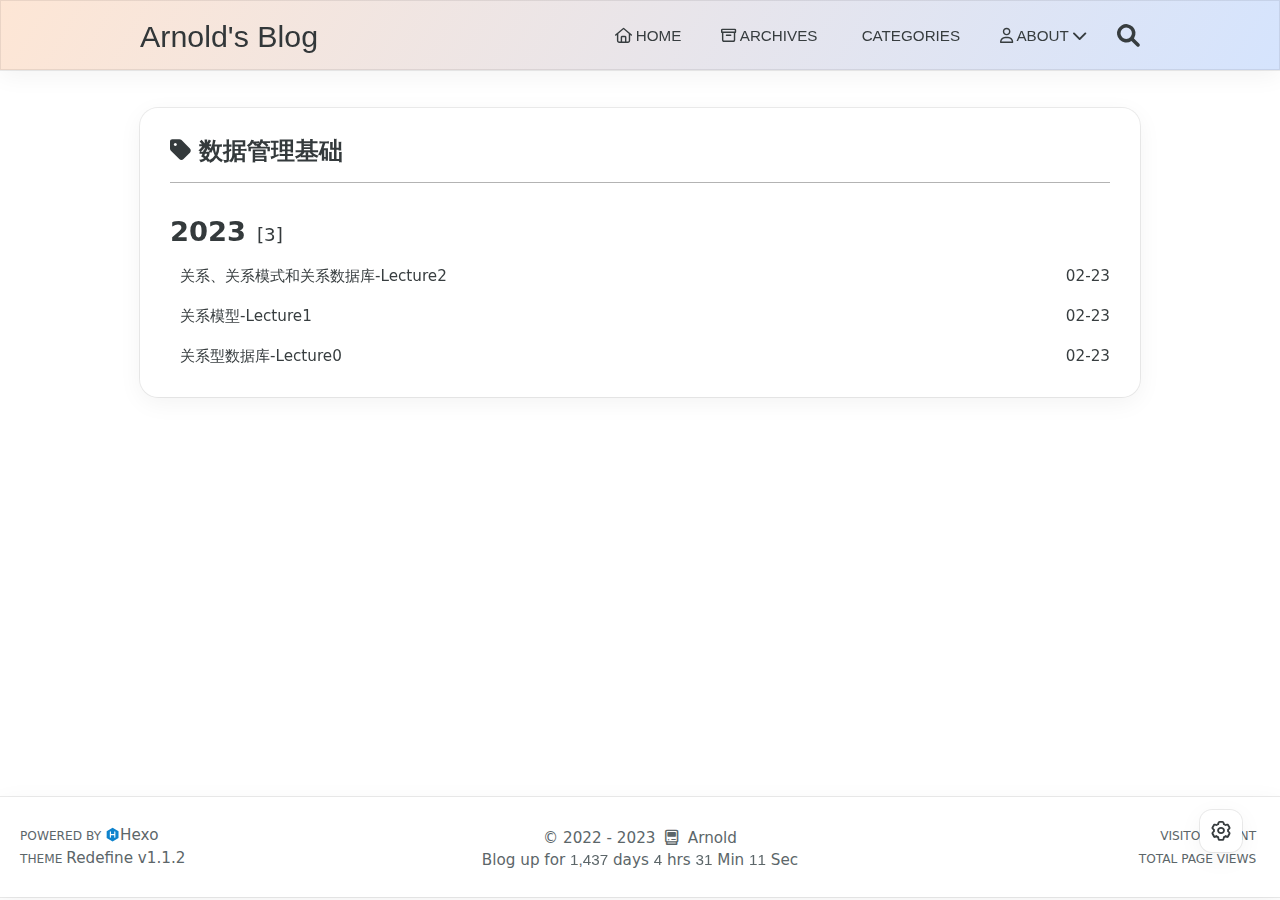
<file: tags/数据管理基础/index.html>
<!DOCTYPE html>
<html lang="en">
<head>
    <meta charset="utf-8">
    <meta name="viewport" content="width=device-width, initial-scale=1">
    <meta name="keywords" content="Hexo Theme Redefine">
    <meta name="description" content="Hexo Theme Redefine">
    <meta name="author" content="Arnold">
    <link rel="apple-touch-icon" sizes="180x180" href="/images/apple-touch-icon-redefine.png">
    <!--- Seo Part-->
    
    <link rel="canonical" href="http://example.com/tags/数据管理基础/"/>
    <meta name="robots" content="index,follow">
    <meta name="googlebot" content="index,follow">
    <meta name="revisit-after" content="1 days">
    <meta property="og:type" content="article">
    <meta property="og:title" content="Hexo">
    <meta property="og:description" content="Hexo Theme Redefine">
    <meta property="og:url" content="http://example.comtags/数据管理基础/index.html">
    <meta property="og:image" content="/images/head.jpg">
    <meta property="og:site_name" content="Arnold&#39;s Blog">
    <meta name="twitter:card" content="summary_large_image">
    <meta name="twitter:title" content="Hexo">
    <meta name="twitter:description" content="Hexo Theme Redefine">
    <meta name="twitter:image" content="/images/head.jpg">
    <!--- Icon Part-->
    <link rel="icon" type="image/png" href="/images/head.jpg" sizes="192x192">
    <link rel="apple-touch-icon" sizes="180x180" href="/images/head.jpg">
    <meta name="theme-color" content="#005080">
    <link rel="shortcut icon" href="/images/head.jpg">
    
    <title>
        
            Tag: 数据管理基础 -
        
        Arnold&#39;s Blog
    </title>
    
<link rel="stylesheet" href="/css/style.css">

    
<link rel="stylesheet" href="/assets/fonts.css">

    
    
    
    
    <script id="hexo-configurations">
    let REDEFINE = window.REDEFINE || {};
    REDEFINE.hexo_config = {"hostname":"example.com","root":"/","language":"en","path":"search.xml"};
    REDEFINE.theme_config = {"toc":{"enable":true,"number":false,"expand_all":true,"init_open":true},"style":{"primary_color":"#005080","avatar":"/images/head.jpg","favicon":"/images/head.jpg","article_img_align":"center","right_side_width":"210px","content_max_width":"1000px","nav_color":{"left":"#f78736","right":"#367df7","transparency":35},"hover":{"shadow":true,"scale":false},"first_screen":{"enable":true,"background_image":{"light":"/images/night.jpg","dark":"/images/night.jpg"},"title_color":{"light":"#fff","dark":"#d1d1b6"},"description":"Kill the boy, and let the man born.","custom_font":{"enable":false,"font_family":null,"font_url":null}},"scroll":{"progress_bar":{"enable":true},"percent":{"enable":false}}},"local_search":{"enable":true,"preload":true},"code_block":{"copy":true,"style":"simple","custom_font":{"enable":false,"font_family":null,"font_url":null}},"pjax":{"enable":true},"lazyload":{"enable":true},"version":"1.1.2","friend_links":{"columns":2},"home_article":{"date_format":"auto","category":{"enable":true,"limit":3},"tag":{"enable":true,"limit":3}}};
    REDEFINE.language_ago = {"second":"%s seconds ago","minute":"%s minutes ago","hour":"%s hours ago","day":"%s days ago","week":"%s weeks ago","month":"%s months ago","year":"%s years ago"};
  </script>
    
    
<link rel="stylesheet" href="/fontawesome/fontawesome.min.css">

    
<link rel="stylesheet" href="/fontawesome/brands.min.css">

    
<link rel="stylesheet" href="/fontawesome/solid.min.css">

    
<link rel="stylesheet" href="/fontawesome/regular.min.css">

    
    
    
<meta name="generator" content="Hexo 6.3.0"></head>


<body>
<div class="progress-bar-container">
    
        <span class="scroll-progress-bar"></span>
    

    
        <span class="pjax-progress-bar"></span>
        <span class="pjax-progress-icon">
            <i class="fa-solid fa-circle-notch fa-spin"></i>
        </span>
    
</div>


<main class="page-container">

    

    <div class="page-main-content">

        <div class="page-main-content-top">
            <header class="menu-wrapper">
    
    <div class="menu-content">
        <div class="left">
            
            <a class="logo-title" href="/">
                
                Arnold&#39;s Blog
                
            </a>
        </div>

        <div class="right">
            <!-- PC -->
            <div class="pc">
                <ul class="menu-list">
                    
                        
                            <li class="menu-item">
                                <!-- Menu -->
                                <a class="" 
                                    href="/"  >
                                    
                                        
                                            <i class="fa-regular fa-house"></i>
                                        
                                        HOME
                                    
                                </a>
                                <!-- Submenu -->
                                
                            </li>
                    
                        
                            <li class="menu-item">
                                <!-- Menu -->
                                <a class="" 
                                    href="/archives"  >
                                    
                                        
                                            <i class="fa-regular fa-archive"></i>
                                        
                                        ARCHIVES
                                    
                                </a>
                                <!-- Submenu -->
                                
                            </li>
                    
                        
                            <li class="menu-item">
                                <!-- Menu -->
                                <a class="" 
                                    href="/categories"  >
                                    
                                        
                                            <i class="fa-regular fa-category"></i>
                                        
                                        CATEGORIES
                                    
                                </a>
                                <!-- Submenu -->
                                
                            </li>
                    
                        
                            <li class="menu-item">
                                <!-- Menu -->
                                <a class="has-dropdown" 
                                    href="#" onClick="return false;">
                                    
                                        
                                            <i class="fa-regular fa-user"></i>
                                        
                                        ABOUT&nbsp;<i class="fa-solid fa-chevron-down"></i>
                                    
                                </a>
                                <!-- Submenu -->
                                
                                    <ul class="sub-menu">
                                    
                                        <li>
                                        <a href="/about">ME
                                        </a>
                                        </li>
                                    
                                        <li>
                                        <a href="/friends">FRIENDS
                                        </a>
                                        </li>
                                    
                                    </ul>
                                
                            </li>
                    
                    
                        <li class="menu-item search search-popup-trigger">
                            <i class="fa-solid fa-magnifying-glass"></i>
                        </li>
                    
                </ul>
            </div>
            <!-- Mobile -->
            <div class="mobile">
                
                    <div class="icon-item search search-popup-trigger"><i class="fa-solid fa-magnifying-glass"></i></div>
                
                <div class="icon-item menu-bar">
                    <div class="menu-bar-middle"></div>
                </div>
            </div>
        </div>
    </div>

    <!-- Mobile drawer -->
    <div class="menu-drawer">
        <ul class="drawer-menu-list">
            
                
                    <li class="drawer-menu-item flex-center">
                        <a class="" 
                        href="/"  >
                             
                                
                                    <i class="fa-regular fa-house"></i>
                                
                                HOME
                            
                        </a>
                    </li>
                    <!-- Submenu -->
                    
            
                
                    <li class="drawer-menu-item flex-center">
                        <a class="" 
                        href="/archives"  >
                             
                                
                                    <i class="fa-regular fa-archive"></i>
                                
                                ARCHIVES
                            
                        </a>
                    </li>
                    <!-- Submenu -->
                    
            
                
                    <li class="drawer-menu-item flex-center">
                        <a class="" 
                        href="/categories"  >
                             
                                
                                    <i class="fa-regular fa-category"></i>
                                
                                CATEGORIES
                            
                        </a>
                    </li>
                    <!-- Submenu -->
                    
            
                
                    <li class="drawer-menu-item flex-center">
                        <a class="has-dropdown" 
                        href="#" onClick="return false;">
                            
                                
                                    <i class="fa-regular fa-user"></i>
                                
                                ABOUT&nbsp;<i class="fa-solid fa-chevron-down"></i>
                            
                        </a>
                    </li>
                    <!-- Submenu -->
                              
                        
                            <li class="dropdown-item flex-center">
                                <a class="dropdown-item" href="/about">ME</a>
                            </li>
                        
                            <li class="dropdown-item flex-center">
                                <a class="dropdown-item" href="/friends">FRIENDS</a>
                            </li>
                        
                    
            

        </ul>
    </div>

    <div class="window-mask"></div>

</header>


        </div>

        <div class="page-main-content-middle">

            <div class="main-content">

                
                    <div class="fade-in-down-animation">
    <div class="tag-container">
        <div class="tag-name"><i class="fa-solid fa-tag"></i>&nbsp;数据管理基础
        </div>
        <div class="tag-post-list">
            
<div class="archive-list-container">
    
        <section class="archive-item">
            <div class="archive-item-header">
                <span class="archive-year">2023</span>
                <span class="archive-year-post-count">[3]</span>
            </div>
            <ul class="article-list">
                
                    <li class="article-item">
                        <a class="article-title"
                           href="/2023/02/23/%E5%85%B3%E7%B3%BB%E3%80%81%E5%85%B3%E7%B3%BB%E6%A8%A1%E5%BC%8F%E5%92%8C%E5%85%B3%E7%B3%BB%E6%95%B0%E6%8D%AE%E5%BA%93-Lecture2/"
                        >关系、关系模式和关系数据库-Lecture2</a>
                        <span class="article-date">02-23</span>
                    </li>
                
                    <li class="article-item">
                        <a class="article-title"
                           href="/2023/02/23/%E5%85%B3%E7%B3%BB%E6%A8%A1%E5%9E%8B-Lecture1/"
                        >关系模型-Lecture1</a>
                        <span class="article-date">02-23</span>
                    </li>
                
                    <li class="article-item">
                        <a class="article-title"
                           href="/2023/02/23/%E6%95%B0%E6%8D%AE%E5%BA%93%E6%A6%82%E8%BF%B0-Lecture0/"
                        >关系型数据库-Lecture0</a>
                        <span class="article-date">02-23</span>
                    </li>
                
            </ul>
        </section>
    
</div>

        </div>
    </div>

    <div class="tag-paginator">
        <div class="paginator">
    

    
</div>

    </div>
</div>


                

            </div>



        </div>

        <div class="page-main-content-bottom">
            <footer class="footer">
    <div class="info-container">
        <div class="copyright-info">
            &copy;
            
              <span>2022</span>
              -
            
            2023&nbsp;&nbsp;<i class="fa-regular fa-computer-classic"></i>&nbsp;&nbsp;<a href="/">Arnold</a>
        </div>
        
            <script async data-pjax src="//busuanzi.ibruce.info/busuanzi/2.3/busuanzi.pure.mini.js"></script>
            <div class="website-count info-item">
                
                    <span id="busuanzi_container_site_uv" class="busuanzi_container_site_uv">
                        VISITOR COUNT&nbsp;<span id="busuanzi_value_site_uv" class="busuanzi_value_site_uv"></span>
                    </span>
                
                
                    <span id="busuanzi_container_site_pv" class="busuanzi_container_site_pv">
                        TOTAL PAGE VIEWS&nbsp;<span id="busuanzi_value_site_pv" class="busuanzi_value_site_pv"></span>
                    </span>
                
            </div>
        
        <div class="theme-info info-item">
            <span class="powered-by-container">POWERED BY <?xml version="1.0" encoding="utf-8"?><!DOCTYPE svg PUBLIC "-//W3C//DTD SVG 1.1//EN" "http://www.w3.org/Graphics/SVG/1.1/DTD/svg11.dtd"><svg version="1.1" id="圖層_1" xmlns="http://www.w3.org/2000/svg" xmlns:xlink="http://www.w3.org/1999/xlink" x="0px" y="0px" width="1rem" height="1rem" viewBox="0 0 512 512" enable-background="new 0 0 512 512" xml:space="preserve"><path fill="#0E83CD" d="M256.4,25.8l-200,115.5L56,371.5l199.6,114.7l200-115.5l0.4-230.2L256.4,25.8z M349,354.6l-18.4,10.7l-18.6-11V275H200v79.6l-18.4,10.7l-18.6-11v-197l18.5-10.6l18.5,10.8V237h112v-79.6l18.5-10.6l18.5,10.8V354.6z"/></svg><a target="_blank" href="https://hexo.io">Hexo</a></span>
                <br> 
            <span class="theme-version-container">THEME&nbsp;<a class="theme-version" target="_blank" href="https://github.com/EvanNotFound/hexo-theme-redefine">Redefine v1.1.2</a>
        </div>
        
        
        
            <div id="start_time_div" style="display:none">
                2022/8/17 11:45:14
            </div>
            <div>
                Blog up for <span class="odometer" id="runtime_days" ></span> days <span class="odometer" id="runtime_hours"></span> hrs <span class="odometer" id="runtime_minutes"></span> Min <span class="odometer" id="runtime_seconds"></span> Sec
            </div>
        
        
        
            <script async data-pjax>
                try {
                    function odometer_init() {
                    const elements = document.querySelectorAll('.odometer');
                    elements.forEach(el => {
                        new Odometer({
                            el,
                            format: '( ddd).dd',
                            duration: 200
                        });
                    });
                    }
                    odometer_init();
                } catch (error) {}
            </script>
        
        
        
    </div>  
</footer>
        </div>
    </div>

    

    <div class="right-bottom-side-tools">
        <div class="side-tools-container">
    <ul class="unfolded-tools-list">
        <li class="right-bottom-tools tool-font-adjust-plus flex-center">
            <i class="fa-regular fa-magnifying-glass-plus"></i>
        </li>

        <li class="right-bottom-tools tool-font-adjust-minus flex-center">
            <i class="fa-regular fa-magnifying-glass-minus"></i>
        </li>

        <li class="right-bottom-tools tool-expand-width flex-center">
            <i class="fa-regular fa-expand"></i>
        </li>

        <li class="right-bottom-tools tool-dark-light-toggle flex-center">
            <i class="fa-regular fa-moon"></i>
        </li>

        <!-- rss -->
        

        
            <li class="right-bottom-tools tool-scroll-to-top flex-center">
                <i class="fa-regular fa-arrow-up"></i>
            </li>
        

        <li class="right-bottom-tools tool-scroll-to-bottom flex-center">
            <i class="fa-regular fa-arrow-down"></i>
        </li>
    </ul>

    <ul class="folded-tools-list">
        <li class="right-bottom-tools tool-toggle-show flex-center">
            <i class="fa-regular fa-cog fa-spin"></i>
        </li>
        
    </ul>
</div>

    </div>

    <div class="image-viewer-container">
    <img src="">
</div>


    
        <div class="search-pop-overlay">
    <div class="popup search-popup">
        <div class="search-header">
          <span class="search-input-field-pre">
            <i class="fa-solid fa-keyboard"></i>
          </span>
            <div class="search-input-container">
                <input autocomplete="off"
                       autocorrect="off"
                       autocapitalize="off"
                       placeholder="Search..."
                       spellcheck="false"
                       type="search"
                       class="search-input"
                >
            </div>
            <span class="popup-btn-close">
                <i class="fa-solid fa-times"></i>
            </span>
        </div>
        <div id="search-result">
            <div id="no-result">
                <i class="fa-solid fa-spinner fa-spin-pulse fa-5x fa-fw"></i>
            </div>
        </div>
    </div>
</div>

    


</main>




<script src="/js/utils.js"></script>

<script src="/js/main.js"></script>

<script src="/js/layouts/menu-shrink.js"></script>

<script src="/js/tools/go-top-bottom.js"></script>

<script src="/js/tools/dark-light-toggle.js"></script>



    
<script src="/js/tools/local-search.js"></script>




    
<script src="/js/tools/code-block.js"></script>




    
<script src="/js/layouts/lazyload.js"></script>




    
<script src="/js/tools/runtime.js"></script>

    
<script src="/js/layouts/odometer.min.js"></script>

    
<link rel="stylesheet" href="/assets/odometer-theme-minimal.css">



<div class="post-scripts pjax">
    
    
</div>


    
<script src="/js/libs/pjax.min.js"></script>

<script>
    window.addEventListener('DOMContentLoaded', () => {
        window.pjax = new Pjax({
            selectors: [
                'head title',
                '.page-container',
                '.pjax'
            ],
            history: true,
            debug: false,
            cacheBust: false,
            timeout: 0,
            analytics: false,
            currentUrlFullReload: false,
            scrollRestoration: false,
            // scrollTo: true,
        });

        document.addEventListener('pjax:send', () => {
            REDEFINE.utils.pjaxProgressBarStart();
        });

        document.addEventListener('pjax:complete', () => {
            REDEFINE.utils.pjaxProgressBarEnd();
            window.pjax.executeScripts(document.querySelectorAll('script[data-pjax], .pjax script'));
            REDEFINE.refresh();
        });
    });
</script>



</body>
</html>
</file>
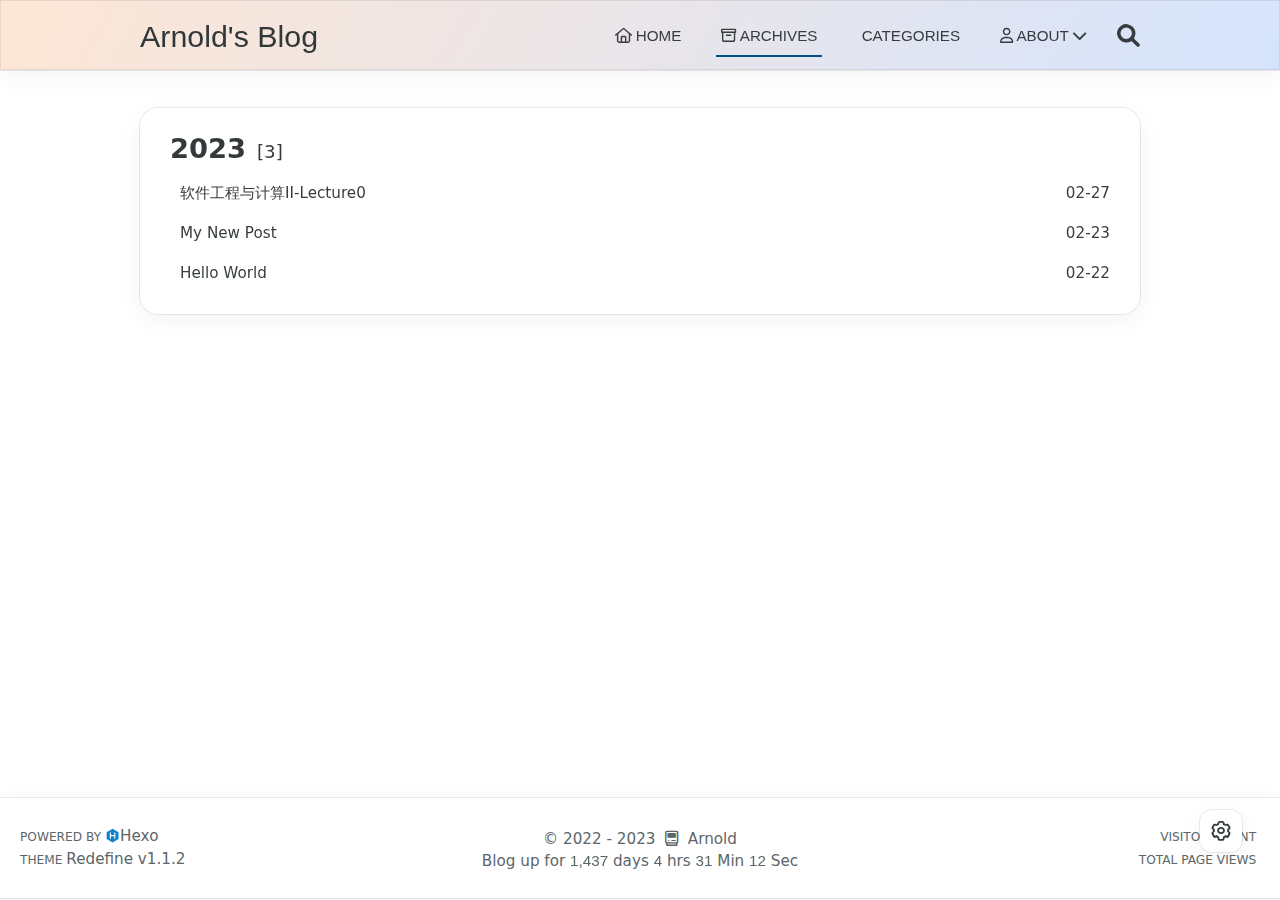
<file: archives/2023/02/index.html>
<!DOCTYPE html>
<html lang="en">
<head>
    <meta charset="utf-8">
    <meta name="viewport" content="width=device-width, initial-scale=1">
    <meta name="keywords" content="Hexo Theme Redefine">
    <meta name="description" content="Hexo Theme Redefine">
    <meta name="author" content="Arnold">
    <link rel="apple-touch-icon" sizes="180x180" href="/images/apple-touch-icon-redefine.png">
    <!--- Seo Part-->
    
    <link rel="canonical" href="http://example.com/archives/2023/02/"/>
    <meta name="robots" content="index,follow">
    <meta name="googlebot" content="index,follow">
    <meta name="revisit-after" content="1 days">
    <meta property="og:type" content="article">
    <meta property="og:title" content="Hexo">
    <meta property="og:description" content="Hexo Theme Redefine">
    <meta property="og:url" content="http://example.comarchives/2023/02/index.html">
    <meta property="og:image" content="/images/head.jpg">
    <meta property="og:site_name" content="Arnold&#39;s Blog">
    <meta name="twitter:card" content="summary_large_image">
    <meta name="twitter:title" content="Hexo">
    <meta name="twitter:description" content="Hexo Theme Redefine">
    <meta name="twitter:image" content="/images/head.jpg">
    <!--- Icon Part-->
    <link rel="icon" type="image/png" href="/images/head.jpg" sizes="192x192">
    <link rel="apple-touch-icon" sizes="180x180" href="/images/head.jpg">
    <meta name="theme-color" content="#005080">
    <link rel="shortcut icon" href="/images/head.jpg">
    
    <title>
        
            Archive: 2023/2 -
        
        Arnold&#39;s Blog
    </title>
    
<link rel="stylesheet" href="/css/style.css">

    
<link rel="stylesheet" href="/assets/fonts.css">

    
    
    
    
    <script id="hexo-configurations">
    let REDEFINE = window.REDEFINE || {};
    REDEFINE.hexo_config = {"hostname":"example.com","root":"/","language":"en","path":"search.xml"};
    REDEFINE.theme_config = {"toc":{"enable":true,"number":false,"expand_all":true,"init_open":true},"style":{"primary_color":"#005080","avatar":"/images/me.jpg","favicon":"/images/head.jpg","article_img_align":"center","right_side_width":"210px","content_max_width":"1000px","nav_color":{"left":"#f78736","right":"#367df7","transparency":35},"hover":{"shadow":true,"scale":false},"first_screen":{"enable":true,"background_image":{"light":"/images/night.jpg","dark":"/images/night.jpg"},"title_color":{"light":"#fff","dark":"#d1d1b6"},"description":"Kill the boy, and let the man born.","custom_font":{"enable":false,"font_family":null,"font_url":null}},"scroll":{"progress_bar":{"enable":true},"percent":{"enable":false}}},"local_search":{"enable":true,"preload":true},"code_block":{"copy":true,"style":"simple","custom_font":{"enable":false,"font_family":null,"font_url":null}},"pjax":{"enable":true},"lazyload":{"enable":true},"version":"1.1.2","friend_links":{"columns":2},"home_article":{"date_format":"auto","category":{"enable":true,"limit":3},"tag":{"enable":true,"limit":3}}};
    REDEFINE.language_ago = {"second":"%s seconds ago","minute":"%s minutes ago","hour":"%s hours ago","day":"%s days ago","week":"%s weeks ago","month":"%s months ago","year":"%s years ago"};
  </script>
    
    
<link rel="stylesheet" href="/fontawesome/fontawesome.min.css">

    
<link rel="stylesheet" href="/fontawesome/brands.min.css">

    
<link rel="stylesheet" href="/fontawesome/solid.min.css">

    
<link rel="stylesheet" href="/fontawesome/regular.min.css">

    
    
    
<meta name="generator" content="Hexo 6.3.0"></head>


<body>
<div class="progress-bar-container">
    
        <span class="scroll-progress-bar"></span>
    

    
        <span class="pjax-progress-bar"></span>
        <span class="pjax-progress-icon">
            <i class="fa-solid fa-circle-notch fa-spin"></i>
        </span>
    
</div>


<main class="page-container">

    

    <div class="page-main-content">

        <div class="page-main-content-top">
            <header class="menu-wrapper">
    
    <div class="menu-content">
        <div class="left">
            
            <a class="logo-title" href="/">
                
                Arnold&#39;s Blog
                
            </a>
        </div>

        <div class="right">
            <!-- PC -->
            <div class="pc">
                <ul class="menu-list">
                    
                        
                            <li class="menu-item">
                                <!-- Menu -->
                                <a class="" 
                                    href="/"  >
                                    
                                        
                                            <i class="fa-regular fa-house"></i>
                                        
                                        HOME
                                    
                                </a>
                                <!-- Submenu -->
                                
                            </li>
                    
                        
                            <li class="menu-item">
                                <!-- Menu -->
                                <a class="active" 
                                    href="/archives"  >
                                    
                                        
                                            <i class="fa-regular fa-archive"></i>
                                        
                                        ARCHIVES
                                    
                                </a>
                                <!-- Submenu -->
                                
                            </li>
                    
                        
                            <li class="menu-item">
                                <!-- Menu -->
                                <a class="" 
                                    href="/categories"  >
                                    
                                        
                                            <i class="fa-regular fa-category"></i>
                                        
                                        CATEGORIES
                                    
                                </a>
                                <!-- Submenu -->
                                
                            </li>
                    
                        
                            <li class="menu-item">
                                <!-- Menu -->
                                <a class="has-dropdown" 
                                    href="#" onClick="return false;">
                                    
                                        
                                            <i class="fa-regular fa-user"></i>
                                        
                                        ABOUT&nbsp;<i class="fa-solid fa-chevron-down"></i>
                                    
                                </a>
                                <!-- Submenu -->
                                
                                    <ul class="sub-menu">
                                    
                                        <li>
                                        <a href="/about">ME
                                        </a>
                                        </li>
                                    
                                        <li>
                                        <a href="/friends">FRIENDS
                                        </a>
                                        </li>
                                    
                                    </ul>
                                
                            </li>
                    
                    
                        <li class="menu-item search search-popup-trigger">
                            <i class="fa-solid fa-magnifying-glass"></i>
                        </li>
                    
                </ul>
            </div>
            <!-- Mobile -->
            <div class="mobile">
                
                    <div class="icon-item search search-popup-trigger"><i class="fa-solid fa-magnifying-glass"></i></div>
                
                <div class="icon-item menu-bar">
                    <div class="menu-bar-middle"></div>
                </div>
            </div>
        </div>
    </div>

    <!-- Mobile drawer -->
    <div class="menu-drawer">
        <ul class="drawer-menu-list">
            
                
                    <li class="drawer-menu-item flex-center">
                        <a class="" 
                        href="/"  >
                             
                                
                                    <i class="fa-regular fa-house"></i>
                                
                                HOME
                            
                        </a>
                    </li>
                    <!-- Submenu -->
                    
            
                
                    <li class="drawer-menu-item flex-center">
                        <a class="active" 
                        href="/archives"  >
                             
                                
                                    <i class="fa-regular fa-archive"></i>
                                
                                ARCHIVES
                            
                        </a>
                    </li>
                    <!-- Submenu -->
                    
            
                
                    <li class="drawer-menu-item flex-center">
                        <a class="" 
                        href="/categories"  >
                             
                                
                                    <i class="fa-regular fa-category"></i>
                                
                                CATEGORIES
                            
                        </a>
                    </li>
                    <!-- Submenu -->
                    
            
                
                    <li class="drawer-menu-item flex-center">
                        <a class="has-dropdown" 
                        href="#" onClick="return false;">
                            
                                
                                    <i class="fa-regular fa-user"></i>
                                
                                ABOUT&nbsp;<i class="fa-solid fa-chevron-down"></i>
                            
                        </a>
                    </li>
                    <!-- Submenu -->
                              
                        
                            <li class="dropdown-item flex-center">
                                <a class="dropdown-item" href="/about">ME</a>
                            </li>
                        
                            <li class="dropdown-item flex-center">
                                <a class="dropdown-item" href="/friends">FRIENDS</a>
                            </li>
                        
                    
            

        </ul>
    </div>

    <div class="window-mask"></div>

</header>


        </div>

        <div class="page-main-content-middle">

            <div class="main-content">

                
                    <div class="fade-in-down-animation">
    <div class="archive-container ">
        
<div class="archive-list-container">
    
        <section class="archive-item">
            <div class="archive-item-header">
                <span class="archive-year">2023</span>
                <span class="archive-year-post-count">[3]</span>
            </div>
            <ul class="article-list">
                
                    <li class="article-item">
                        <a class="article-title"
                           href="/2023/02/27/%E8%BD%AF%E4%BB%B6%E5%B7%A5%E7%A8%8B%E4%B8%8E%E8%AE%A1%E7%AE%97II-Lecture0/"
                        >软件工程与计算II-Lecture0</a>
                        <span class="article-date">02-27</span>
                    </li>
                
                    <li class="article-item">
                        <a class="article-title"
                           href="/2023/02/23/My-New-Post/"
                        >My New Post</a>
                        <span class="article-date">02-23</span>
                    </li>
                
                    <li class="article-item">
                        <a class="article-title"
                           href="/2023/02/22/hello-world/"
                        >Hello World</a>
                        <span class="article-date">02-22</span>
                    </li>
                
            </ul>
        </section>
    
</div>

    </div>
</div>

                

            </div>



        </div>

        <div class="page-main-content-bottom">
            <footer class="footer">
    <div class="info-container">
        <div class="copyright-info">
            &copy;
            
              <span>2022</span>
              -
            
            2023&nbsp;&nbsp;<i class="fa-regular fa-computer-classic"></i>&nbsp;&nbsp;<a href="/">Arnold</a>
        </div>
        
            <script async data-pjax src="//busuanzi.ibruce.info/busuanzi/2.3/busuanzi.pure.mini.js"></script>
            <div class="website-count info-item">
                
                    <span id="busuanzi_container_site_uv" class="busuanzi_container_site_uv">
                        VISITOR COUNT&nbsp;<span id="busuanzi_value_site_uv" class="busuanzi_value_site_uv"></span>
                    </span>
                
                
                    <span id="busuanzi_container_site_pv" class="busuanzi_container_site_pv">
                        TOTAL PAGE VIEWS&nbsp;<span id="busuanzi_value_site_pv" class="busuanzi_value_site_pv"></span>
                    </span>
                
            </div>
        
        <div class="theme-info info-item">
            <span class="powered-by-container">POWERED BY <?xml version="1.0" encoding="utf-8"?><!DOCTYPE svg PUBLIC "-//W3C//DTD SVG 1.1//EN" "http://www.w3.org/Graphics/SVG/1.1/DTD/svg11.dtd"><svg version="1.1" id="圖層_1" xmlns="http://www.w3.org/2000/svg" xmlns:xlink="http://www.w3.org/1999/xlink" x="0px" y="0px" width="1rem" height="1rem" viewBox="0 0 512 512" enable-background="new 0 0 512 512" xml:space="preserve"><path fill="#0E83CD" d="M256.4,25.8l-200,115.5L56,371.5l199.6,114.7l200-115.5l0.4-230.2L256.4,25.8z M349,354.6l-18.4,10.7l-18.6-11V275H200v79.6l-18.4,10.7l-18.6-11v-197l18.5-10.6l18.5,10.8V237h112v-79.6l18.5-10.6l18.5,10.8V354.6z"/></svg><a target="_blank" href="https://hexo.io">Hexo</a></span>
                <br> 
            <span class="theme-version-container">THEME&nbsp;<a class="theme-version" target="_blank" href="https://github.com/EvanNotFound/hexo-theme-redefine">Redefine v1.1.2</a>
        </div>
        
        
        
            <div id="start_time_div" style="display:none">
                2022/8/17 11:45:14
            </div>
            <div>
                Blog up for <span class="odometer" id="runtime_days" ></span> days <span class="odometer" id="runtime_hours"></span> hrs <span class="odometer" id="runtime_minutes"></span> Min <span class="odometer" id="runtime_seconds"></span> Sec
            </div>
        
        
        
            <script async data-pjax>
                try {
                    function odometer_init() {
                    const elements = document.querySelectorAll('.odometer');
                    elements.forEach(el => {
                        new Odometer({
                            el,
                            format: '( ddd).dd',
                            duration: 200
                        });
                    });
                    }
                    odometer_init();
                } catch (error) {}
            </script>
        
        
        
    </div>  
</footer>
        </div>
    </div>

    

    <div class="right-bottom-side-tools">
        <div class="side-tools-container">
    <ul class="unfolded-tools-list">
        <li class="right-bottom-tools tool-font-adjust-plus flex-center">
            <i class="fa-regular fa-magnifying-glass-plus"></i>
        </li>

        <li class="right-bottom-tools tool-font-adjust-minus flex-center">
            <i class="fa-regular fa-magnifying-glass-minus"></i>
        </li>

        <li class="right-bottom-tools tool-expand-width flex-center">
            <i class="fa-regular fa-expand"></i>
        </li>

        <li class="right-bottom-tools tool-dark-light-toggle flex-center">
            <i class="fa-regular fa-moon"></i>
        </li>

        <!-- rss -->
        

        
            <li class="right-bottom-tools tool-scroll-to-top flex-center">
                <i class="fa-regular fa-arrow-up"></i>
            </li>
        

        <li class="right-bottom-tools tool-scroll-to-bottom flex-center">
            <i class="fa-regular fa-arrow-down"></i>
        </li>
    </ul>

    <ul class="folded-tools-list">
        <li class="right-bottom-tools tool-toggle-show flex-center">
            <i class="fa-regular fa-cog fa-spin"></i>
        </li>
        
    </ul>
</div>

    </div>

    <div class="image-viewer-container">
    <img src="">
</div>


    
        <div class="search-pop-overlay">
    <div class="popup search-popup">
        <div class="search-header">
          <span class="search-input-field-pre">
            <i class="fa-solid fa-keyboard"></i>
          </span>
            <div class="search-input-container">
                <input autocomplete="off"
                       autocorrect="off"
                       autocapitalize="off"
                       placeholder="Search..."
                       spellcheck="false"
                       type="search"
                       class="search-input"
                >
            </div>
            <span class="popup-btn-close">
                <i class="fa-solid fa-times"></i>
            </span>
        </div>
        <div id="search-result">
            <div id="no-result">
                <i class="fa-solid fa-spinner fa-spin-pulse fa-5x fa-fw"></i>
            </div>
        </div>
    </div>
</div>

    


</main>




<script src="/js/utils.js"></script>

<script src="/js/main.js"></script>

<script src="/js/layouts/menu-shrink.js"></script>

<script src="/js/tools/go-top-bottom.js"></script>

<script src="/js/tools/dark-light-toggle.js"></script>



    
<script src="/js/tools/local-search.js"></script>




    
<script src="/js/tools/code-block.js"></script>




    
<script src="/js/layouts/lazyload.js"></script>




    
<script src="/js/tools/runtime.js"></script>

    
<script src="/js/layouts/odometer.min.js"></script>

    
<link rel="stylesheet" href="/assets/odometer-theme-minimal.css">



<div class="post-scripts pjax">
    
    
</div>


    
<script src="/js/libs/pjax.min.js"></script>

<script>
    window.addEventListener('DOMContentLoaded', () => {
        window.pjax = new Pjax({
            selectors: [
                'head title',
                '.page-container',
                '.pjax'
            ],
            history: true,
            debug: false,
            cacheBust: false,
            timeout: 0,
            analytics: false,
            currentUrlFullReload: false,
            scrollRestoration: false,
            // scrollTo: true,
        });

        document.addEventListener('pjax:send', () => {
            REDEFINE.utils.pjaxProgressBarStart();
        });

        document.addEventListener('pjax:complete', () => {
            REDEFINE.utils.pjaxProgressBarEnd();
            window.pjax.executeScripts(document.querySelectorAll('script[data-pjax], .pjax script'));
            REDEFINE.refresh();
        });
    });
</script>



</body>
</html>
</file>
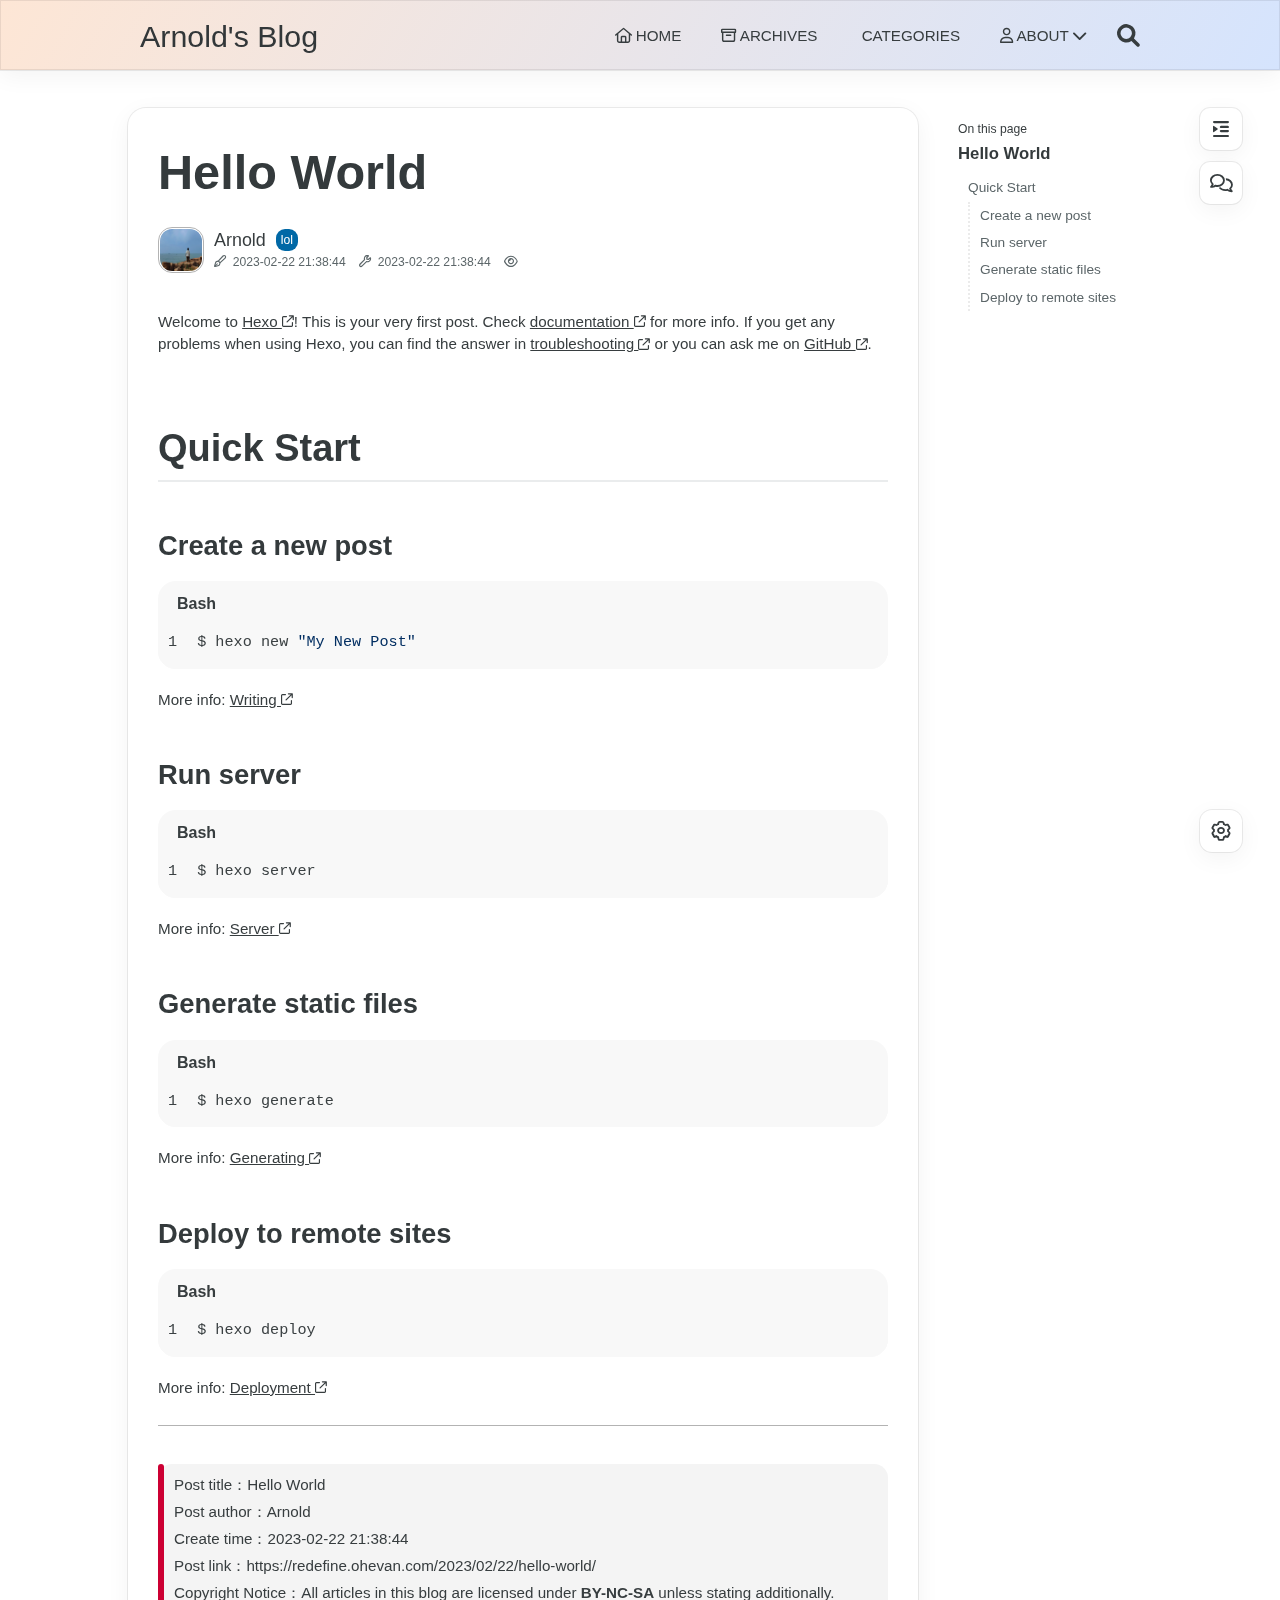
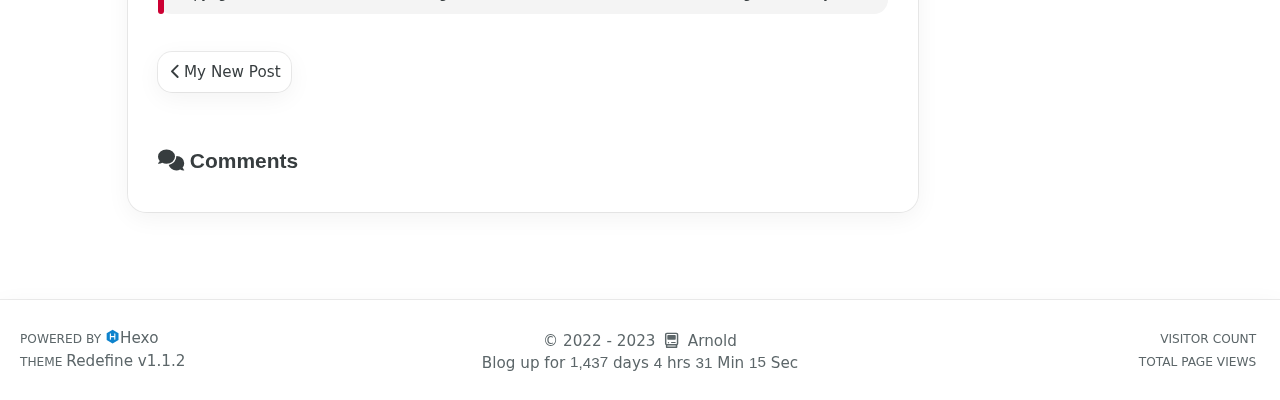
<file: 2023/02/22/hello-world/index.html>
<!DOCTYPE html>
<html lang="en">
<head>
    <meta charset="utf-8">
    <meta name="viewport" content="width=device-width, initial-scale=1">
    <meta name="keywords" content="Hexo Theme Redefine">
    <meta name="description" content="Hexo Theme Redefine">
    <meta name="author" content="Arnold">
    <link rel="apple-touch-icon" sizes="180x180" href="/images/apple-touch-icon-redefine.png">
    <!--- Seo Part-->
    
    <link rel="canonical" href="http://example.com/2023/02/22/hello-world/"/>
    <meta name="robots" content="index,follow">
    <meta name="googlebot" content="index,follow">
    <meta name="revisit-after" content="1 days">
    <meta property="og:type" content="article">
    <meta property="og:title" content="Hello World">
    <meta property="og:description" content="Hexo Theme Redefine">
    <meta property="og:url" content="http://example.com2023/02/22/hello-world/">
    <meta property="og:image" content="/images/head.jpg">
    <meta property="og:site_name" content="Arnold&#39;s Blog">
    <meta name="twitter:card" content="summary_large_image">
    <meta name="twitter:title" content="Hello World">
    <meta name="twitter:description" content="Hexo Theme Redefine">
    <meta name="twitter:image" content="/images/head.jpg">
    <!--- Icon Part-->
    <link rel="icon" type="image/png" href="/images/head.jpg" sizes="192x192">
    <link rel="apple-touch-icon" sizes="180x180" href="/images/head.jpg">
    <meta name="theme-color" content="#005080">
    <link rel="shortcut icon" href="/images/head.jpg">
    
    <title>
        
            Hello World -
        
        Arnold&#39;s Blog
    </title>
    
<link rel="stylesheet" href="/css/style.css">

    
<link rel="stylesheet" href="/assets/fonts.css">

    
    
    
    
    <script id="hexo-configurations">
    let REDEFINE = window.REDEFINE || {};
    REDEFINE.hexo_config = {"hostname":"example.com","root":"/","language":"en","path":"search.xml"};
    REDEFINE.theme_config = {"toc":{"enable":true,"number":false,"expand_all":true,"init_open":true},"style":{"primary_color":"#005080","avatar":"/images/me.jpg","favicon":"/images/head.jpg","article_img_align":"center","right_side_width":"210px","content_max_width":"1000px","nav_color":{"left":"#f78736","right":"#367df7","transparency":35},"hover":{"shadow":true,"scale":false},"first_screen":{"enable":true,"background_image":{"light":"/images/night.jpg","dark":"/images/night.jpg"},"title_color":{"light":"#fff","dark":"#d1d1b6"},"description":"Kill the boy, and let the man born.","custom_font":{"enable":false,"font_family":null,"font_url":null}},"scroll":{"progress_bar":{"enable":true},"percent":{"enable":false}}},"local_search":{"enable":true,"preload":true},"code_block":{"copy":true,"style":"simple","custom_font":{"enable":false,"font_family":null,"font_url":null}},"pjax":{"enable":true},"lazyload":{"enable":true},"version":"1.1.2","friend_links":{"columns":2},"home_article":{"date_format":"auto","category":{"enable":true,"limit":3},"tag":{"enable":true,"limit":3}}};
    REDEFINE.language_ago = {"second":"%s seconds ago","minute":"%s minutes ago","hour":"%s hours ago","day":"%s days ago","week":"%s weeks ago","month":"%s months ago","year":"%s years ago"};
  </script>
    
    
<link rel="stylesheet" href="/fontawesome/fontawesome.min.css">

    
<link rel="stylesheet" href="/fontawesome/brands.min.css">

    
<link rel="stylesheet" href="/fontawesome/solid.min.css">

    
<link rel="stylesheet" href="/fontawesome/regular.min.css">

    
    
    
<meta name="generator" content="Hexo 6.3.0"></head>


<body>
<div class="progress-bar-container">
    
        <span class="scroll-progress-bar"></span>
    

    
        <span class="pjax-progress-bar"></span>
        <span class="pjax-progress-icon">
            <i class="fa-solid fa-circle-notch fa-spin"></i>
        </span>
    
</div>


<main class="page-container">

    

    <div class="page-main-content">

        <div class="page-main-content-top">
            <header class="menu-wrapper">
    
    <div class="menu-content">
        <div class="left">
            
            <a class="logo-title" href="/">
                
                Arnold&#39;s Blog
                
            </a>
        </div>

        <div class="right">
            <!-- PC -->
            <div class="pc">
                <ul class="menu-list">
                    
                        
                            <li class="menu-item">
                                <!-- Menu -->
                                <a class="" 
                                    href="/"  >
                                    
                                        
                                            <i class="fa-regular fa-house"></i>
                                        
                                        HOME
                                    
                                </a>
                                <!-- Submenu -->
                                
                            </li>
                    
                        
                            <li class="menu-item">
                                <!-- Menu -->
                                <a class="" 
                                    href="/archives"  >
                                    
                                        
                                            <i class="fa-regular fa-archive"></i>
                                        
                                        ARCHIVES
                                    
                                </a>
                                <!-- Submenu -->
                                
                            </li>
                    
                        
                            <li class="menu-item">
                                <!-- Menu -->
                                <a class="" 
                                    href="/categories"  >
                                    
                                        
                                            <i class="fa-regular fa-category"></i>
                                        
                                        CATEGORIES
                                    
                                </a>
                                <!-- Submenu -->
                                
                            </li>
                    
                        
                            <li class="menu-item">
                                <!-- Menu -->
                                <a class="has-dropdown" 
                                    href="#" onClick="return false;">
                                    
                                        
                                            <i class="fa-regular fa-user"></i>
                                        
                                        ABOUT&nbsp;<i class="fa-solid fa-chevron-down"></i>
                                    
                                </a>
                                <!-- Submenu -->
                                
                                    <ul class="sub-menu">
                                    
                                        <li>
                                        <a href="/about">ME
                                        </a>
                                        </li>
                                    
                                        <li>
                                        <a href="/friends">FRIENDS
                                        </a>
                                        </li>
                                    
                                    </ul>
                                
                            </li>
                    
                    
                        <li class="menu-item search search-popup-trigger">
                            <i class="fa-solid fa-magnifying-glass"></i>
                        </li>
                    
                </ul>
            </div>
            <!-- Mobile -->
            <div class="mobile">
                
                    <div class="icon-item search search-popup-trigger"><i class="fa-solid fa-magnifying-glass"></i></div>
                
                <div class="icon-item menu-bar">
                    <div class="menu-bar-middle"></div>
                </div>
            </div>
        </div>
    </div>

    <!-- Mobile drawer -->
    <div class="menu-drawer">
        <ul class="drawer-menu-list">
            
                
                    <li class="drawer-menu-item flex-center">
                        <a class="" 
                        href="/"  >
                             
                                
                                    <i class="fa-regular fa-house"></i>
                                
                                HOME
                            
                        </a>
                    </li>
                    <!-- Submenu -->
                    
            
                
                    <li class="drawer-menu-item flex-center">
                        <a class="" 
                        href="/archives"  >
                             
                                
                                    <i class="fa-regular fa-archive"></i>
                                
                                ARCHIVES
                            
                        </a>
                    </li>
                    <!-- Submenu -->
                    
            
                
                    <li class="drawer-menu-item flex-center">
                        <a class="" 
                        href="/categories"  >
                             
                                
                                    <i class="fa-regular fa-category"></i>
                                
                                CATEGORIES
                            
                        </a>
                    </li>
                    <!-- Submenu -->
                    
            
                
                    <li class="drawer-menu-item flex-center">
                        <a class="has-dropdown" 
                        href="#" onClick="return false;">
                            
                                
                                    <i class="fa-regular fa-user"></i>
                                
                                ABOUT&nbsp;<i class="fa-solid fa-chevron-down"></i>
                            
                        </a>
                    </li>
                    <!-- Submenu -->
                              
                        
                            <li class="dropdown-item flex-center">
                                <a class="dropdown-item" href="/about">ME</a>
                            </li>
                        
                            <li class="dropdown-item flex-center">
                                <a class="dropdown-item" href="/friends">FRIENDS</a>
                            </li>
                        
                    
            

        </ul>
    </div>

    <div class="window-mask"></div>

</header>


        </div>

        <div class="page-main-content-middle">

            <div class="main-content">

                
                    <div class="fade-in-down-animation">
    <div class="post-page-container">
        <div class="article-content-container">

            
            
                <div class="article-title">
                    <h1 class="article-title-regular">Hello World</h1>
                </div>
            
                
            

            
                <div class="article-header">
                    <div class="avatar">
                        <img src="/images/me.jpg">
                    </div>
                    <div class="info">
                        <div class="author">
                            <span class="name">Arnold</span>
                            
                                <span class="author-label">lol</span>
                            
                        </div>
                        <div class="meta-info">
                            <div class="article-meta-info">
    <span class="article-date article-meta-item">
        <i class="fa-regular fa-pen-fancy"></i>&nbsp;
        <span class="pc">2023-02-22 21:38:44</span>
        <span class="mobile">2023-02-22 21:38</span>
        <span class="hover-info">Created</span>
    </span>
    
        <span class="article-date article-meta-item">
            <i class="fa-regular fa-wrench"></i>&nbsp;
            <span class="pc">2023-02-22 21:38:44</span>
            <span class="mobile">2023-02-22 21:38</span>
            <span class="hover-info">Updated</span>
        </span>
    

    
    

    
    
    
    
        <span class="article-pv article-meta-item">
            <i class="fa-regular fa-eye"></i>&nbsp;<span id="busuanzi_value_page_pv"></span>
        </span>
    
</div>

                        </div>
                    </div>
                </div>
            

            <div class="article-content markdown-body">
                <p>Welcome to <a class="link"   target="_blank" rel="noopener" href="https://hexo.io/" >Hexo <i class="fa-regular fa-arrow-up-right-from-square fa-sm"></i></a>! This is your very first post. Check <a class="link"   target="_blank" rel="noopener" href="https://hexo.io/docs/" >documentation <i class="fa-regular fa-arrow-up-right-from-square fa-sm"></i></a> for more info. If you get any problems when using Hexo, you can find the answer in <a class="link"   target="_blank" rel="noopener" href="https://hexo.io/docs/troubleshooting.html" >troubleshooting <i class="fa-regular fa-arrow-up-right-from-square fa-sm"></i></a> or you can ask me on <a class="link"   target="_blank" rel="noopener" href="https://github.com/hexojs/hexo/issues" >GitHub <i class="fa-regular fa-arrow-up-right-from-square fa-sm"></i></a>.</p>
<h2 id="Quick-Start"><a href="#Quick-Start" class="headerlink" title="Quick Start"></a>Quick Start</h2><h3 id="Create-a-new-post"><a href="#Create-a-new-post" class="headerlink" title="Create a new post"></a>Create a new post</h3><div class="highlight-container" data-rel="Bash"><figure class="iseeu highlight bash"><table><tr><td class="gutter"><pre><span class="line">1</span><br></pre></td><td class="code"><pre><span class="line">$ hexo new <span class="string">&quot;My New Post&quot;</span></span><br></pre></td></tr></table></figure></div>

<p>More info: <a class="link"   target="_blank" rel="noopener" href="https://hexo.io/docs/writing.html" >Writing <i class="fa-regular fa-arrow-up-right-from-square fa-sm"></i></a></p>
<h3 id="Run-server"><a href="#Run-server" class="headerlink" title="Run server"></a>Run server</h3><div class="highlight-container" data-rel="Bash"><figure class="iseeu highlight bash"><table><tr><td class="gutter"><pre><span class="line">1</span><br></pre></td><td class="code"><pre><span class="line">$ hexo server</span><br></pre></td></tr></table></figure></div>

<p>More info: <a class="link"   target="_blank" rel="noopener" href="https://hexo.io/docs/server.html" >Server <i class="fa-regular fa-arrow-up-right-from-square fa-sm"></i></a></p>
<h3 id="Generate-static-files"><a href="#Generate-static-files" class="headerlink" title="Generate static files"></a>Generate static files</h3><div class="highlight-container" data-rel="Bash"><figure class="iseeu highlight bash"><table><tr><td class="gutter"><pre><span class="line">1</span><br></pre></td><td class="code"><pre><span class="line">$ hexo generate</span><br></pre></td></tr></table></figure></div>

<p>More info: <a class="link"   target="_blank" rel="noopener" href="https://hexo.io/docs/generating.html" >Generating <i class="fa-regular fa-arrow-up-right-from-square fa-sm"></i></a></p>
<h3 id="Deploy-to-remote-sites"><a href="#Deploy-to-remote-sites" class="headerlink" title="Deploy to remote sites"></a>Deploy to remote sites</h3><div class="highlight-container" data-rel="Bash"><figure class="iseeu highlight bash"><table><tr><td class="gutter"><pre><span class="line">1</span><br></pre></td><td class="code"><pre><span class="line">$ hexo deploy</span><br></pre></td></tr></table></figure></div>

<p>More info: <a class="link"   target="_blank" rel="noopener" href="https://hexo.io/docs/one-command-deployment.html" >Deployment <i class="fa-regular fa-arrow-up-right-from-square fa-sm"></i></a></p>

            </div>

            
                <div class="post-copyright-info">
                    <div class="article-copyright-info-container">
    <ul>
        <li>Post title：Hello World</li>
        <li>Post author：Arnold</li>
        <li>Create time：2023-02-22 21:38:44</li>
        <li>
            Post link：https://redefine.ohevan.com/2023/02/22/hello-world/
        </li>
        <li>
            Copyright Notice：All articles in this blog are licensed under <a class="license" target="_blank" rel="noopener" href="https://creativecommons.org/licenses/by-nc-sa/4.0/deed.zh">BY-NC-SA</a> unless stating additionally.
        </li>
    </ul>
</div>

                </div>
            

            

            

            
                <div class="article-nav">
                    
                        <div class="article-prev">
                            <a class="prev"
                            rel="prev"
                            href="/2023/02/23/My-New-Post/"
                            >
                                <span class="left arrow-icon flex-center">
                                    <i class="fa-solid fa-chevron-left"></i>
                                </span>
                                <span class="title flex-center">
                                    <span class="post-nav-title-item">My New Post</span>
                                    <span class="post-nav-item">Prev posts</span>
                                </span>
                            </a>
                        </div>
                    
                    
                </div>
            


            
                <div class="comment-container">
                    <div class="comments-container">
    <div id="comment-anchor"></div>
    <div class="comment-area-title">
        <i class="fa-solid fa-comments"></i>&nbsp;Comments
    </div>
    

        
            

        
    
</div>

                </div>
            
        </div>

        
            <div class="toc-content-container">
                <div class="post-toc-wrap">
    <div class="post-toc">
        <div class="toc-title">On this page</div>
        <div class="page-title">Hello World</div>
        <ol class="nav"><li class="nav-item nav-level-2"><a class="nav-link" href="#Quick-Start"><span class="nav-text">Quick Start</span></a><ol class="nav-child"><li class="nav-item nav-level-3"><a class="nav-link" href="#Create-a-new-post"><span class="nav-text">Create a new post</span></a></li><li class="nav-item nav-level-3"><a class="nav-link" href="#Run-server"><span class="nav-text">Run server</span></a></li><li class="nav-item nav-level-3"><a class="nav-link" href="#Generate-static-files"><span class="nav-text">Generate static files</span></a></li><li class="nav-item nav-level-3"><a class="nav-link" href="#Deploy-to-remote-sites"><span class="nav-text">Deploy to remote sites</span></a></li></ol></li></ol>

    </div>
</div>
            </div>
        
    </div>
</div>


                

            </div>



        </div>

        <div class="page-main-content-bottom">
            <footer class="footer">
    <div class="info-container">
        <div class="copyright-info">
            &copy;
            
              <span>2022</span>
              -
            
            2023&nbsp;&nbsp;<i class="fa-regular fa-computer-classic"></i>&nbsp;&nbsp;<a href="/">Arnold</a>
        </div>
        
            <script async data-pjax src="//busuanzi.ibruce.info/busuanzi/2.3/busuanzi.pure.mini.js"></script>
            <div class="website-count info-item">
                
                    <span id="busuanzi_container_site_uv" class="busuanzi_container_site_uv">
                        VISITOR COUNT&nbsp;<span id="busuanzi_value_site_uv" class="busuanzi_value_site_uv"></span>
                    </span>
                
                
                    <span id="busuanzi_container_site_pv" class="busuanzi_container_site_pv">
                        TOTAL PAGE VIEWS&nbsp;<span id="busuanzi_value_site_pv" class="busuanzi_value_site_pv"></span>
                    </span>
                
            </div>
        
        <div class="theme-info info-item">
            <span class="powered-by-container">POWERED BY <?xml version="1.0" encoding="utf-8"?><!DOCTYPE svg PUBLIC "-//W3C//DTD SVG 1.1//EN" "http://www.w3.org/Graphics/SVG/1.1/DTD/svg11.dtd"><svg version="1.1" id="圖層_1" xmlns="http://www.w3.org/2000/svg" xmlns:xlink="http://www.w3.org/1999/xlink" x="0px" y="0px" width="1rem" height="1rem" viewBox="0 0 512 512" enable-background="new 0 0 512 512" xml:space="preserve"><path fill="#0E83CD" d="M256.4,25.8l-200,115.5L56,371.5l199.6,114.7l200-115.5l0.4-230.2L256.4,25.8z M349,354.6l-18.4,10.7l-18.6-11V275H200v79.6l-18.4,10.7l-18.6-11v-197l18.5-10.6l18.5,10.8V237h112v-79.6l18.5-10.6l18.5,10.8V354.6z"/></svg><a target="_blank" href="https://hexo.io">Hexo</a></span>
                <br> 
            <span class="theme-version-container">THEME&nbsp;<a class="theme-version" target="_blank" href="https://github.com/EvanNotFound/hexo-theme-redefine">Redefine v1.1.2</a>
        </div>
        
        
        
            <div id="start_time_div" style="display:none">
                2022/8/17 11:45:14
            </div>
            <div>
                Blog up for <span class="odometer" id="runtime_days" ></span> days <span class="odometer" id="runtime_hours"></span> hrs <span class="odometer" id="runtime_minutes"></span> Min <span class="odometer" id="runtime_seconds"></span> Sec
            </div>
        
        
        
            <script async data-pjax>
                try {
                    function odometer_init() {
                    const elements = document.querySelectorAll('.odometer');
                    elements.forEach(el => {
                        new Odometer({
                            el,
                            format: '( ddd).dd',
                            duration: 200
                        });
                    });
                    }
                    odometer_init();
                } catch (error) {}
            </script>
        
        
        
    </div>  
</footer>
        </div>
    </div>

    
        <div class="post-tools">
            <div class="post-tools-container">
    <ul class="tools-list">
        <!-- TOC aside toggle -->
        
            <li class="right-bottom-tools page-aside-toggle">
                <i class="fa-regular fa-outdent"></i>
            </li>
        

        <!-- go comment -->
        
            <li class="go-comment">
                <i class="fa-regular fa-comments"></i>
            </li>
        
    </ul>
</div>

        </div>
    

    <div class="right-bottom-side-tools">
        <div class="side-tools-container">
    <ul class="unfolded-tools-list">
        <li class="right-bottom-tools tool-font-adjust-plus flex-center">
            <i class="fa-regular fa-magnifying-glass-plus"></i>
        </li>

        <li class="right-bottom-tools tool-font-adjust-minus flex-center">
            <i class="fa-regular fa-magnifying-glass-minus"></i>
        </li>

        <li class="right-bottom-tools tool-expand-width flex-center">
            <i class="fa-regular fa-expand"></i>
        </li>

        <li class="right-bottom-tools tool-dark-light-toggle flex-center">
            <i class="fa-regular fa-moon"></i>
        </li>

        <!-- rss -->
        

        
            <li class="right-bottom-tools tool-scroll-to-top flex-center">
                <i class="fa-regular fa-arrow-up"></i>
            </li>
        

        <li class="right-bottom-tools tool-scroll-to-bottom flex-center">
            <i class="fa-regular fa-arrow-down"></i>
        </li>
    </ul>

    <ul class="folded-tools-list">
        <li class="right-bottom-tools tool-toggle-show flex-center">
            <i class="fa-regular fa-cog fa-spin"></i>
        </li>
        
    </ul>
</div>

    </div>

    <div class="image-viewer-container">
    <img src="">
</div>


    
        <div class="search-pop-overlay">
    <div class="popup search-popup">
        <div class="search-header">
          <span class="search-input-field-pre">
            <i class="fa-solid fa-keyboard"></i>
          </span>
            <div class="search-input-container">
                <input autocomplete="off"
                       autocorrect="off"
                       autocapitalize="off"
                       placeholder="Search..."
                       spellcheck="false"
                       type="search"
                       class="search-input"
                >
            </div>
            <span class="popup-btn-close">
                <i class="fa-solid fa-times"></i>
            </span>
        </div>
        <div id="search-result">
            <div id="no-result">
                <i class="fa-solid fa-spinner fa-spin-pulse fa-5x fa-fw"></i>
            </div>
        </div>
    </div>
</div>

    


</main>




<script src="/js/utils.js"></script>

<script src="/js/main.js"></script>

<script src="/js/layouts/menu-shrink.js"></script>

<script src="/js/tools/go-top-bottom.js"></script>

<script src="/js/tools/dark-light-toggle.js"></script>



    
<script src="/js/tools/local-search.js"></script>




    
<script src="/js/tools/code-block.js"></script>




    
<script src="/js/layouts/lazyload.js"></script>




    
<script src="/js/tools/runtime.js"></script>

    
<script src="/js/layouts/odometer.min.js"></script>

    
<link rel="stylesheet" href="/assets/odometer-theme-minimal.css">



<div class="post-scripts pjax">
    
        
<script src="/js/tools/toc-toggle.js"></script>

<script src="/js/libs/anime.min.js"></script>

<script src="/js/layouts/toc.js"></script>

<script src="/js/plugins/tabs.js"></script>

    
    
</div>


    
<script src="/js/libs/pjax.min.js"></script>

<script>
    window.addEventListener('DOMContentLoaded', () => {
        window.pjax = new Pjax({
            selectors: [
                'head title',
                '.page-container',
                '.pjax'
            ],
            history: true,
            debug: false,
            cacheBust: false,
            timeout: 0,
            analytics: false,
            currentUrlFullReload: false,
            scrollRestoration: false,
            // scrollTo: true,
        });

        document.addEventListener('pjax:send', () => {
            REDEFINE.utils.pjaxProgressBarStart();
        });

        document.addEventListener('pjax:complete', () => {
            REDEFINE.utils.pjaxProgressBarEnd();
            window.pjax.executeScripts(document.querySelectorAll('script[data-pjax], .pjax script'));
            REDEFINE.refresh();
        });
    });
</script>



</body>
</html>
</file>
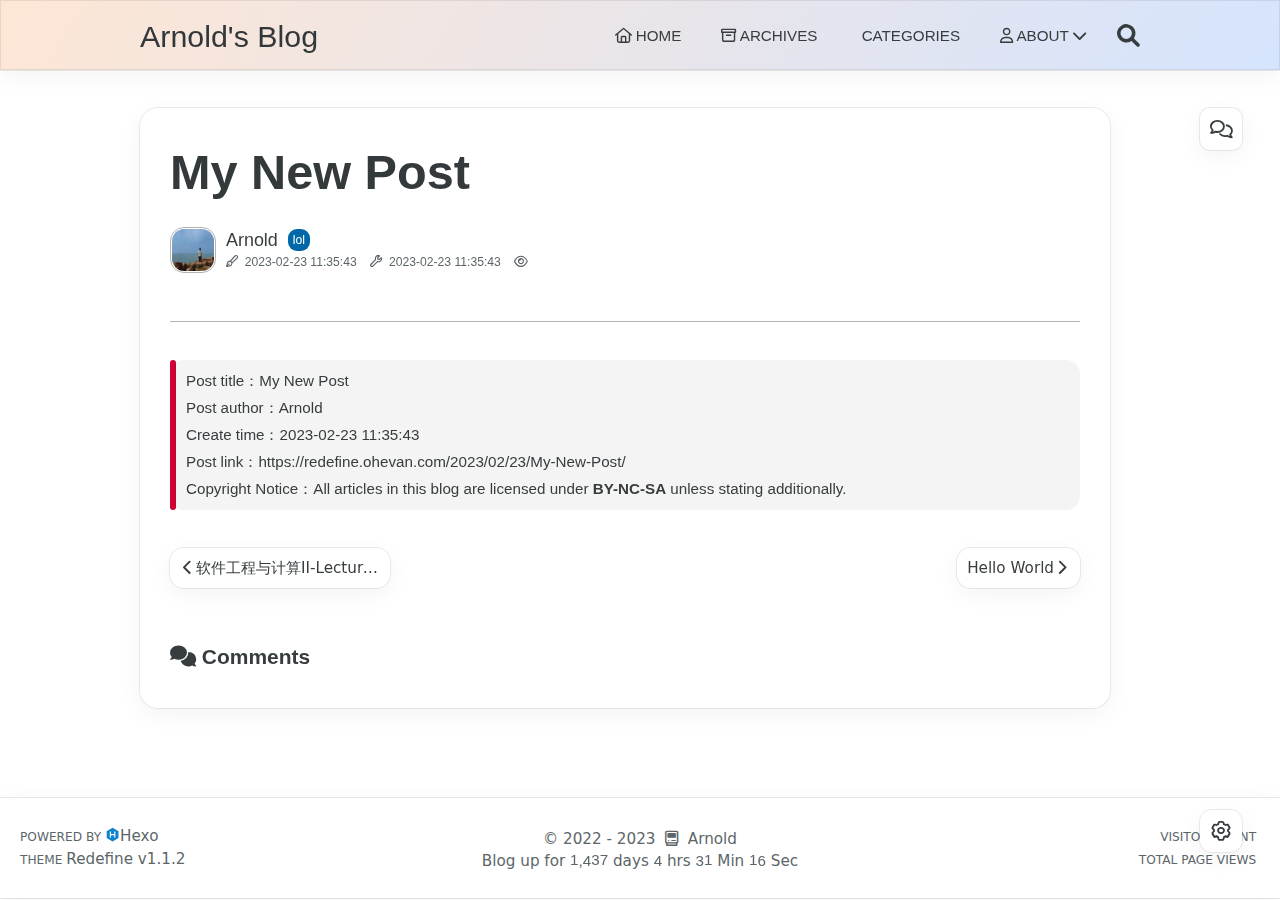
<file: 2023/02/23/My-New-Post/index.html>
<!DOCTYPE html>
<html lang="en">
<head>
    <meta charset="utf-8">
    <meta name="viewport" content="width=device-width, initial-scale=1">
    <meta name="keywords" content="Hexo Theme Redefine">
    <meta name="description" content="Hexo Theme Redefine">
    <meta name="author" content="Arnold">
    <link rel="apple-touch-icon" sizes="180x180" href="/images/apple-touch-icon-redefine.png">
    <!--- Seo Part-->
    
    <link rel="canonical" href="http://example.com/2023/02/23/my-new-post/"/>
    <meta name="robots" content="index,follow">
    <meta name="googlebot" content="index,follow">
    <meta name="revisit-after" content="1 days">
    <meta property="og:type" content="article">
    <meta property="og:title" content="My New Post">
    <meta property="og:description" content="Hexo Theme Redefine">
    <meta property="og:url" content="http://example.com2023/02/23/My-New-Post/">
    <meta property="og:image" content="/images/head.jpg">
    <meta property="og:site_name" content="Arnold&#39;s Blog">
    <meta name="twitter:card" content="summary_large_image">
    <meta name="twitter:title" content="My New Post">
    <meta name="twitter:description" content="Hexo Theme Redefine">
    <meta name="twitter:image" content="/images/head.jpg">
    <!--- Icon Part-->
    <link rel="icon" type="image/png" href="/images/head.jpg" sizes="192x192">
    <link rel="apple-touch-icon" sizes="180x180" href="/images/head.jpg">
    <meta name="theme-color" content="#005080">
    <link rel="shortcut icon" href="/images/head.jpg">
    
    <title>
        
            My New Post -
        
        Arnold&#39;s Blog
    </title>
    
<link rel="stylesheet" href="/css/style.css">

    
<link rel="stylesheet" href="/assets/fonts.css">

    
    
    
    
    <script id="hexo-configurations">
    let REDEFINE = window.REDEFINE || {};
    REDEFINE.hexo_config = {"hostname":"example.com","root":"/","language":"en","path":"search.xml"};
    REDEFINE.theme_config = {"toc":{"enable":true,"number":false,"expand_all":true,"init_open":true},"style":{"primary_color":"#005080","avatar":"/images/me.jpg","favicon":"/images/head.jpg","article_img_align":"center","right_side_width":"210px","content_max_width":"1000px","nav_color":{"left":"#f78736","right":"#367df7","transparency":35},"hover":{"shadow":true,"scale":false},"first_screen":{"enable":true,"background_image":{"light":"/images/night.jpg","dark":"/images/night.jpg"},"title_color":{"light":"#fff","dark":"#d1d1b6"},"description":"Kill the boy, and let the man born.","custom_font":{"enable":false,"font_family":null,"font_url":null}},"scroll":{"progress_bar":{"enable":true},"percent":{"enable":false}}},"local_search":{"enable":true,"preload":true},"code_block":{"copy":true,"style":"simple","custom_font":{"enable":false,"font_family":null,"font_url":null}},"pjax":{"enable":true},"lazyload":{"enable":true},"version":"1.1.2","friend_links":{"columns":2},"home_article":{"date_format":"auto","category":{"enable":true,"limit":3},"tag":{"enable":true,"limit":3}}};
    REDEFINE.language_ago = {"second":"%s seconds ago","minute":"%s minutes ago","hour":"%s hours ago","day":"%s days ago","week":"%s weeks ago","month":"%s months ago","year":"%s years ago"};
  </script>
    
    
<link rel="stylesheet" href="/fontawesome/fontawesome.min.css">

    
<link rel="stylesheet" href="/fontawesome/brands.min.css">

    
<link rel="stylesheet" href="/fontawesome/solid.min.css">

    
<link rel="stylesheet" href="/fontawesome/regular.min.css">

    
    
    
<meta name="generator" content="Hexo 6.3.0"></head>


<body>
<div class="progress-bar-container">
    
        <span class="scroll-progress-bar"></span>
    

    
        <span class="pjax-progress-bar"></span>
        <span class="pjax-progress-icon">
            <i class="fa-solid fa-circle-notch fa-spin"></i>
        </span>
    
</div>


<main class="page-container">

    

    <div class="page-main-content">

        <div class="page-main-content-top">
            <header class="menu-wrapper">
    
    <div class="menu-content">
        <div class="left">
            
            <a class="logo-title" href="/">
                
                Arnold&#39;s Blog
                
            </a>
        </div>

        <div class="right">
            <!-- PC -->
            <div class="pc">
                <ul class="menu-list">
                    
                        
                            <li class="menu-item">
                                <!-- Menu -->
                                <a class="" 
                                    href="/"  >
                                    
                                        
                                            <i class="fa-regular fa-house"></i>
                                        
                                        HOME
                                    
                                </a>
                                <!-- Submenu -->
                                
                            </li>
                    
                        
                            <li class="menu-item">
                                <!-- Menu -->
                                <a class="" 
                                    href="/archives"  >
                                    
                                        
                                            <i class="fa-regular fa-archive"></i>
                                        
                                        ARCHIVES
                                    
                                </a>
                                <!-- Submenu -->
                                
                            </li>
                    
                        
                            <li class="menu-item">
                                <!-- Menu -->
                                <a class="" 
                                    href="/categories"  >
                                    
                                        
                                            <i class="fa-regular fa-category"></i>
                                        
                                        CATEGORIES
                                    
                                </a>
                                <!-- Submenu -->
                                
                            </li>
                    
                        
                            <li class="menu-item">
                                <!-- Menu -->
                                <a class="has-dropdown" 
                                    href="#" onClick="return false;">
                                    
                                        
                                            <i class="fa-regular fa-user"></i>
                                        
                                        ABOUT&nbsp;<i class="fa-solid fa-chevron-down"></i>
                                    
                                </a>
                                <!-- Submenu -->
                                
                                    <ul class="sub-menu">
                                    
                                        <li>
                                        <a href="/about">ME
                                        </a>
                                        </li>
                                    
                                        <li>
                                        <a href="/friends">FRIENDS
                                        </a>
                                        </li>
                                    
                                    </ul>
                                
                            </li>
                    
                    
                        <li class="menu-item search search-popup-trigger">
                            <i class="fa-solid fa-magnifying-glass"></i>
                        </li>
                    
                </ul>
            </div>
            <!-- Mobile -->
            <div class="mobile">
                
                    <div class="icon-item search search-popup-trigger"><i class="fa-solid fa-magnifying-glass"></i></div>
                
                <div class="icon-item menu-bar">
                    <div class="menu-bar-middle"></div>
                </div>
            </div>
        </div>
    </div>

    <!-- Mobile drawer -->
    <div class="menu-drawer">
        <ul class="drawer-menu-list">
            
                
                    <li class="drawer-menu-item flex-center">
                        <a class="" 
                        href="/"  >
                             
                                
                                    <i class="fa-regular fa-house"></i>
                                
                                HOME
                            
                        </a>
                    </li>
                    <!-- Submenu -->
                    
            
                
                    <li class="drawer-menu-item flex-center">
                        <a class="" 
                        href="/archives"  >
                             
                                
                                    <i class="fa-regular fa-archive"></i>
                                
                                ARCHIVES
                            
                        </a>
                    </li>
                    <!-- Submenu -->
                    
            
                
                    <li class="drawer-menu-item flex-center">
                        <a class="" 
                        href="/categories"  >
                             
                                
                                    <i class="fa-regular fa-category"></i>
                                
                                CATEGORIES
                            
                        </a>
                    </li>
                    <!-- Submenu -->
                    
            
                
                    <li class="drawer-menu-item flex-center">
                        <a class="has-dropdown" 
                        href="#" onClick="return false;">
                            
                                
                                    <i class="fa-regular fa-user"></i>
                                
                                ABOUT&nbsp;<i class="fa-solid fa-chevron-down"></i>
                            
                        </a>
                    </li>
                    <!-- Submenu -->
                              
                        
                            <li class="dropdown-item flex-center">
                                <a class="dropdown-item" href="/about">ME</a>
                            </li>
                        
                            <li class="dropdown-item flex-center">
                                <a class="dropdown-item" href="/friends">FRIENDS</a>
                            </li>
                        
                    
            

        </ul>
    </div>

    <div class="window-mask"></div>

</header>


        </div>

        <div class="page-main-content-middle">

            <div class="main-content">

                
                    <div class="fade-in-down-animation">
    <div class="post-page-container">
        <div class="article-content-container">

            
            
                <div class="article-title">
                    <h1 class="article-title-regular">My New Post</h1>
                </div>
            
                
            

            
                <div class="article-header">
                    <div class="avatar">
                        <img src="/images/me.jpg">
                    </div>
                    <div class="info">
                        <div class="author">
                            <span class="name">Arnold</span>
                            
                                <span class="author-label">lol</span>
                            
                        </div>
                        <div class="meta-info">
                            <div class="article-meta-info">
    <span class="article-date article-meta-item">
        <i class="fa-regular fa-pen-fancy"></i>&nbsp;
        <span class="pc">2023-02-23 11:35:43</span>
        <span class="mobile">2023-02-23 11:35</span>
        <span class="hover-info">Created</span>
    </span>
    
        <span class="article-date article-meta-item">
            <i class="fa-regular fa-wrench"></i>&nbsp;
            <span class="pc">2023-02-23 11:35:43</span>
            <span class="mobile">2023-02-23 11:35</span>
            <span class="hover-info">Updated</span>
        </span>
    

    
    

    
    
    
    
        <span class="article-pv article-meta-item">
            <i class="fa-regular fa-eye"></i>&nbsp;<span id="busuanzi_value_page_pv"></span>
        </span>
    
</div>

                        </div>
                    </div>
                </div>
            

            <div class="article-content markdown-body">
                
            </div>

            
                <div class="post-copyright-info">
                    <div class="article-copyright-info-container">
    <ul>
        <li>Post title：My New Post</li>
        <li>Post author：Arnold</li>
        <li>Create time：2023-02-23 11:35:43</li>
        <li>
            Post link：https://redefine.ohevan.com/2023/02/23/My-New-Post/
        </li>
        <li>
            Copyright Notice：All articles in this blog are licensed under <a class="license" target="_blank" rel="noopener" href="https://creativecommons.org/licenses/by-nc-sa/4.0/deed.zh">BY-NC-SA</a> unless stating additionally.
        </li>
    </ul>
</div>

                </div>
            

            

            

            
                <div class="article-nav">
                    
                        <div class="article-prev">
                            <a class="prev"
                            rel="prev"
                            href="/2023/02/27/%E8%BD%AF%E4%BB%B6%E5%B7%A5%E7%A8%8B%E4%B8%8E%E8%AE%A1%E7%AE%97II-Lecture0/"
                            >
                                <span class="left arrow-icon flex-center">
                                    <i class="fa-solid fa-chevron-left"></i>
                                </span>
                                <span class="title flex-center">
                                    <span class="post-nav-title-item">软件工程与计算II-Lecture0</span>
                                    <span class="post-nav-item">Prev posts</span>
                                </span>
                            </a>
                        </div>
                    
                    
                        <div class="article-next">
                            <a class="next"
                            rel="next"
                            href="/2023/02/22/hello-world/"
                            >
                                <span class="title flex-center">
                                    <span class="post-nav-title-item">Hello World</span>
                                    <span class="post-nav-item">Next posts</span>
                                </span>
                                <span class="right arrow-icon flex-center">
                                    <i class="fa-solid fa-chevron-right"></i>
                                </span>
                            </a>
                        </div>
                    
                </div>
            


            
                <div class="comment-container">
                    <div class="comments-container">
    <div id="comment-anchor"></div>
    <div class="comment-area-title">
        <i class="fa-solid fa-comments"></i>&nbsp;Comments
    </div>
    

        
            

        
    
</div>

                </div>
            
        </div>

        
            <div class="toc-content-container">
                <div class="post-toc-wrap">
    <div class="post-toc">
        <div class="toc-title">On this page</div>
        <div class="page-title">My New Post</div>
        

    </div>
</div>
            </div>
        
    </div>
</div>


                

            </div>



        </div>

        <div class="page-main-content-bottom">
            <footer class="footer">
    <div class="info-container">
        <div class="copyright-info">
            &copy;
            
              <span>2022</span>
              -
            
            2023&nbsp;&nbsp;<i class="fa-regular fa-computer-classic"></i>&nbsp;&nbsp;<a href="/">Arnold</a>
        </div>
        
            <script async data-pjax src="//busuanzi.ibruce.info/busuanzi/2.3/busuanzi.pure.mini.js"></script>
            <div class="website-count info-item">
                
                    <span id="busuanzi_container_site_uv" class="busuanzi_container_site_uv">
                        VISITOR COUNT&nbsp;<span id="busuanzi_value_site_uv" class="busuanzi_value_site_uv"></span>
                    </span>
                
                
                    <span id="busuanzi_container_site_pv" class="busuanzi_container_site_pv">
                        TOTAL PAGE VIEWS&nbsp;<span id="busuanzi_value_site_pv" class="busuanzi_value_site_pv"></span>
                    </span>
                
            </div>
        
        <div class="theme-info info-item">
            <span class="powered-by-container">POWERED BY <?xml version="1.0" encoding="utf-8"?><!DOCTYPE svg PUBLIC "-//W3C//DTD SVG 1.1//EN" "http://www.w3.org/Graphics/SVG/1.1/DTD/svg11.dtd"><svg version="1.1" id="圖層_1" xmlns="http://www.w3.org/2000/svg" xmlns:xlink="http://www.w3.org/1999/xlink" x="0px" y="0px" width="1rem" height="1rem" viewBox="0 0 512 512" enable-background="new 0 0 512 512" xml:space="preserve"><path fill="#0E83CD" d="M256.4,25.8l-200,115.5L56,371.5l199.6,114.7l200-115.5l0.4-230.2L256.4,25.8z M349,354.6l-18.4,10.7l-18.6-11V275H200v79.6l-18.4,10.7l-18.6-11v-197l18.5-10.6l18.5,10.8V237h112v-79.6l18.5-10.6l18.5,10.8V354.6z"/></svg><a target="_blank" href="https://hexo.io">Hexo</a></span>
                <br> 
            <span class="theme-version-container">THEME&nbsp;<a class="theme-version" target="_blank" href="https://github.com/EvanNotFound/hexo-theme-redefine">Redefine v1.1.2</a>
        </div>
        
        
        
            <div id="start_time_div" style="display:none">
                2022/8/17 11:45:14
            </div>
            <div>
                Blog up for <span class="odometer" id="runtime_days" ></span> days <span class="odometer" id="runtime_hours"></span> hrs <span class="odometer" id="runtime_minutes"></span> Min <span class="odometer" id="runtime_seconds"></span> Sec
            </div>
        
        
        
            <script async data-pjax>
                try {
                    function odometer_init() {
                    const elements = document.querySelectorAll('.odometer');
                    elements.forEach(el => {
                        new Odometer({
                            el,
                            format: '( ddd).dd',
                            duration: 200
                        });
                    });
                    }
                    odometer_init();
                } catch (error) {}
            </script>
        
        
        
    </div>  
</footer>
        </div>
    </div>

    
        <div class="post-tools">
            <div class="post-tools-container">
    <ul class="tools-list">
        <!-- TOC aside toggle -->
        
            <li class="right-bottom-tools page-aside-toggle">
                <i class="fa-regular fa-outdent"></i>
            </li>
        

        <!-- go comment -->
        
            <li class="go-comment">
                <i class="fa-regular fa-comments"></i>
            </li>
        
    </ul>
</div>

        </div>
    

    <div class="right-bottom-side-tools">
        <div class="side-tools-container">
    <ul class="unfolded-tools-list">
        <li class="right-bottom-tools tool-font-adjust-plus flex-center">
            <i class="fa-regular fa-magnifying-glass-plus"></i>
        </li>

        <li class="right-bottom-tools tool-font-adjust-minus flex-center">
            <i class="fa-regular fa-magnifying-glass-minus"></i>
        </li>

        <li class="right-bottom-tools tool-expand-width flex-center">
            <i class="fa-regular fa-expand"></i>
        </li>

        <li class="right-bottom-tools tool-dark-light-toggle flex-center">
            <i class="fa-regular fa-moon"></i>
        </li>

        <!-- rss -->
        

        
            <li class="right-bottom-tools tool-scroll-to-top flex-center">
                <i class="fa-regular fa-arrow-up"></i>
            </li>
        

        <li class="right-bottom-tools tool-scroll-to-bottom flex-center">
            <i class="fa-regular fa-arrow-down"></i>
        </li>
    </ul>

    <ul class="folded-tools-list">
        <li class="right-bottom-tools tool-toggle-show flex-center">
            <i class="fa-regular fa-cog fa-spin"></i>
        </li>
        
    </ul>
</div>

    </div>

    <div class="image-viewer-container">
    <img src="">
</div>


    
        <div class="search-pop-overlay">
    <div class="popup search-popup">
        <div class="search-header">
          <span class="search-input-field-pre">
            <i class="fa-solid fa-keyboard"></i>
          </span>
            <div class="search-input-container">
                <input autocomplete="off"
                       autocorrect="off"
                       autocapitalize="off"
                       placeholder="Search..."
                       spellcheck="false"
                       type="search"
                       class="search-input"
                >
            </div>
            <span class="popup-btn-close">
                <i class="fa-solid fa-times"></i>
            </span>
        </div>
        <div id="search-result">
            <div id="no-result">
                <i class="fa-solid fa-spinner fa-spin-pulse fa-5x fa-fw"></i>
            </div>
        </div>
    </div>
</div>

    


</main>




<script src="/js/utils.js"></script>

<script src="/js/main.js"></script>

<script src="/js/layouts/menu-shrink.js"></script>

<script src="/js/tools/go-top-bottom.js"></script>

<script src="/js/tools/dark-light-toggle.js"></script>



    
<script src="/js/tools/local-search.js"></script>




    
<script src="/js/tools/code-block.js"></script>




    
<script src="/js/layouts/lazyload.js"></script>




    
<script src="/js/tools/runtime.js"></script>

    
<script src="/js/layouts/odometer.min.js"></script>

    
<link rel="stylesheet" href="/assets/odometer-theme-minimal.css">



<div class="post-scripts pjax">
    
        
<script src="/js/tools/toc-toggle.js"></script>

<script src="/js/libs/anime.min.js"></script>

<script src="/js/layouts/toc.js"></script>

<script src="/js/plugins/tabs.js"></script>

    
    
</div>


    
<script src="/js/libs/pjax.min.js"></script>

<script>
    window.addEventListener('DOMContentLoaded', () => {
        window.pjax = new Pjax({
            selectors: [
                'head title',
                '.page-container',
                '.pjax'
            ],
            history: true,
            debug: false,
            cacheBust: false,
            timeout: 0,
            analytics: false,
            currentUrlFullReload: false,
            scrollRestoration: false,
            // scrollTo: true,
        });

        document.addEventListener('pjax:send', () => {
            REDEFINE.utils.pjaxProgressBarStart();
        });

        document.addEventListener('pjax:complete', () => {
            REDEFINE.utils.pjaxProgressBarEnd();
            window.pjax.executeScripts(document.querySelectorAll('script[data-pjax], .pjax script'));
            REDEFINE.refresh();
        });
    });
</script>



</body>
</html>
</file>
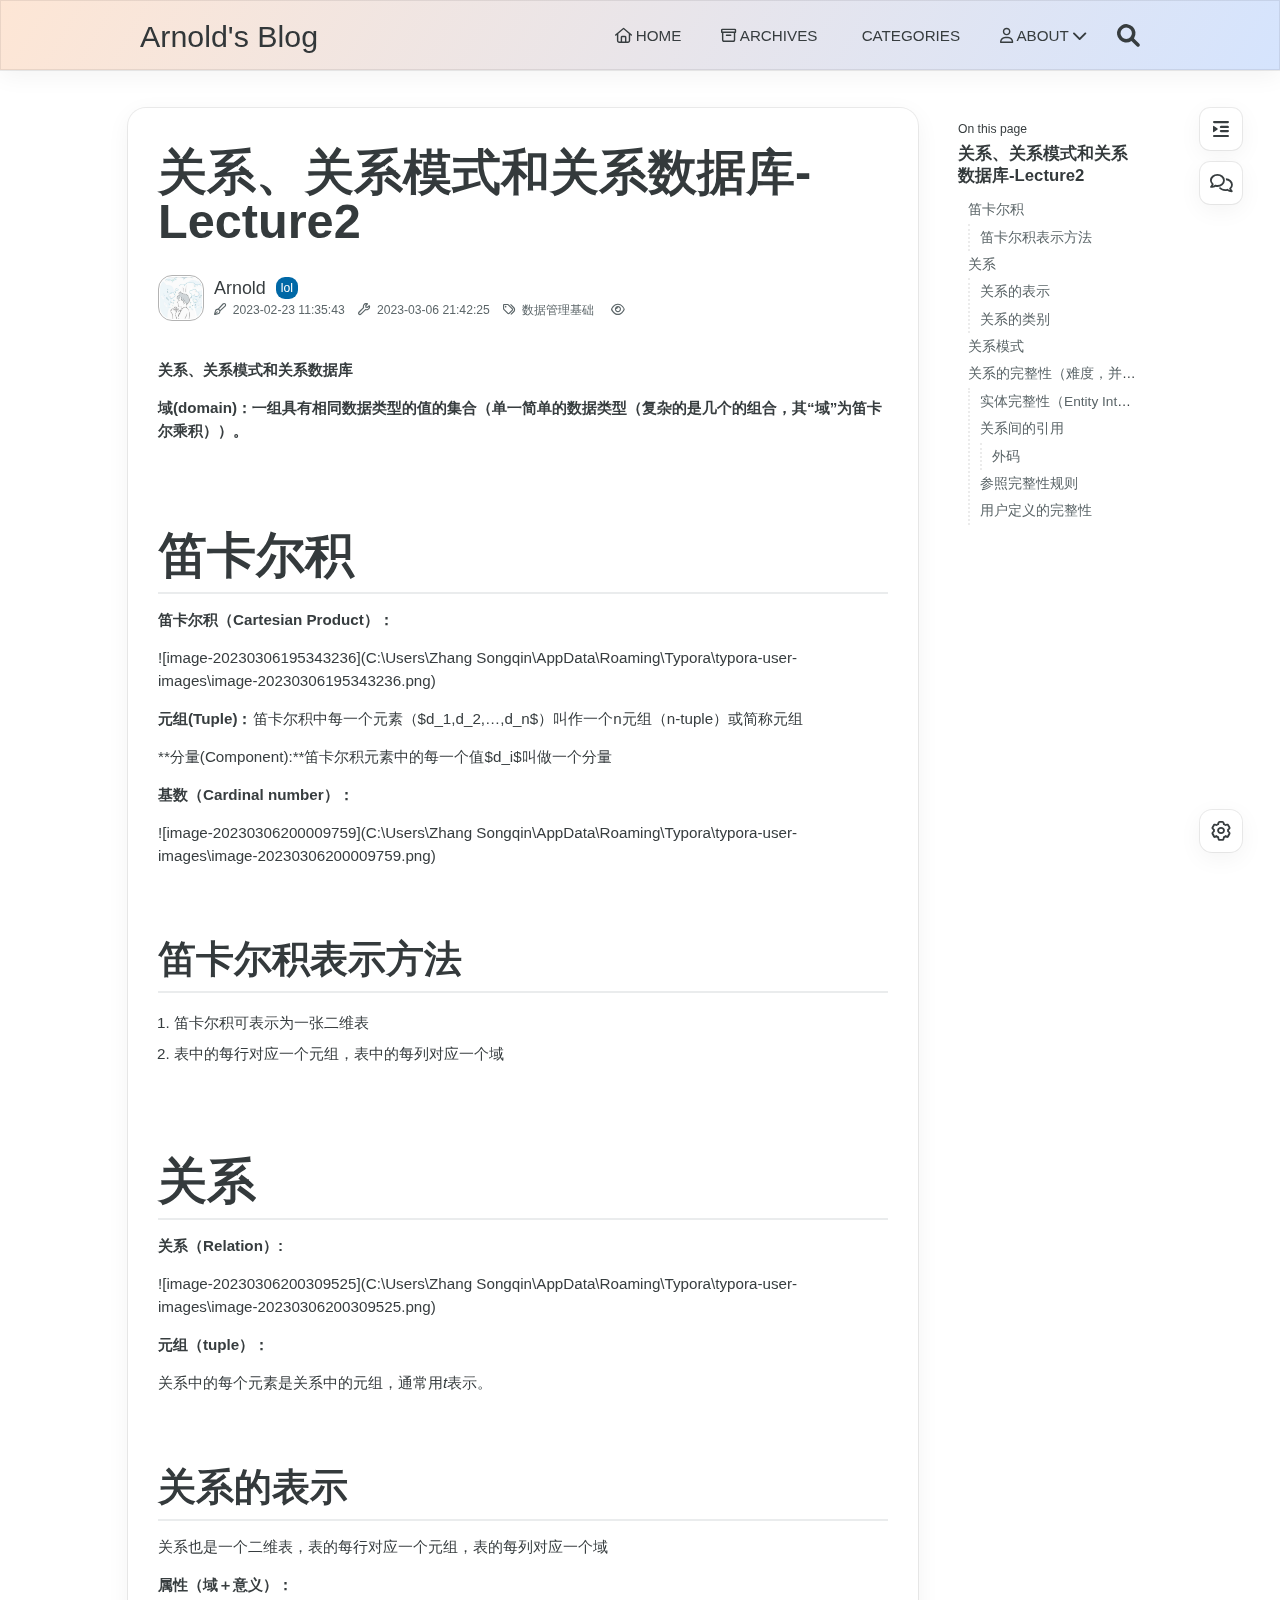
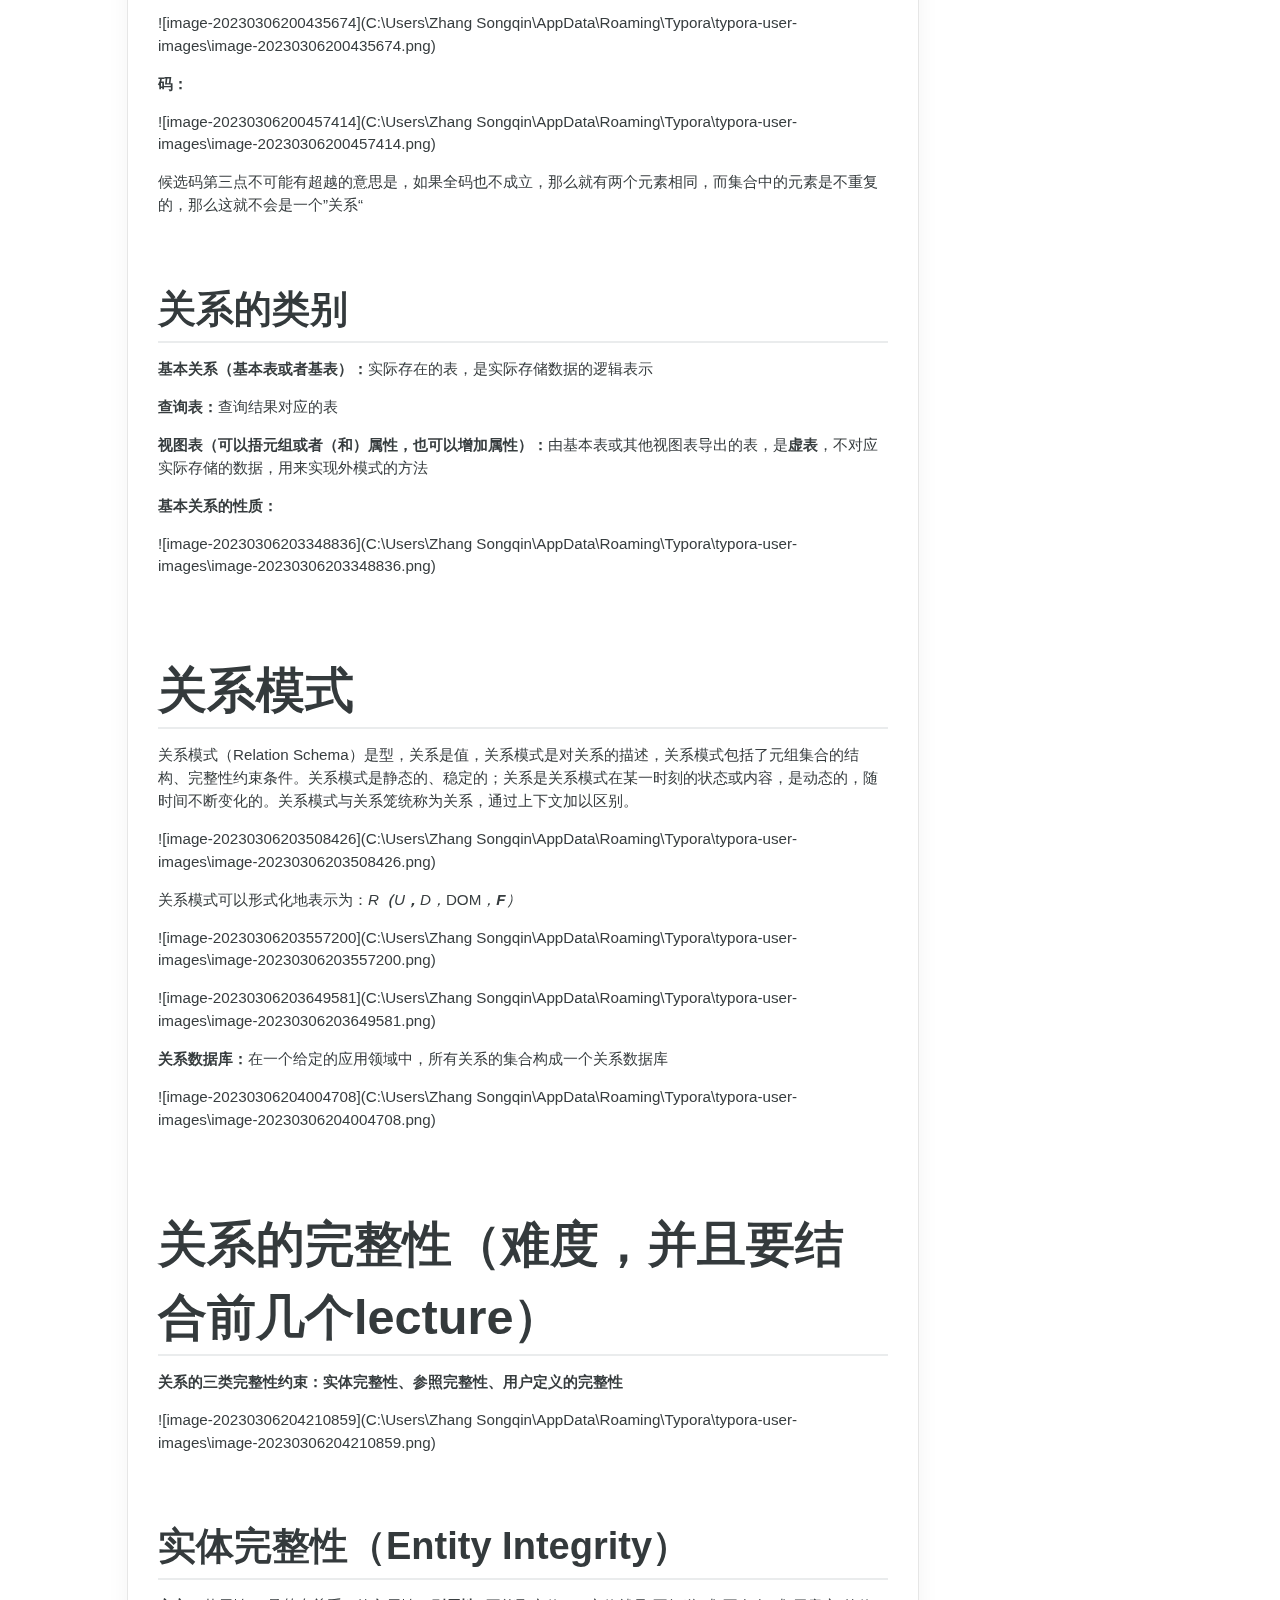
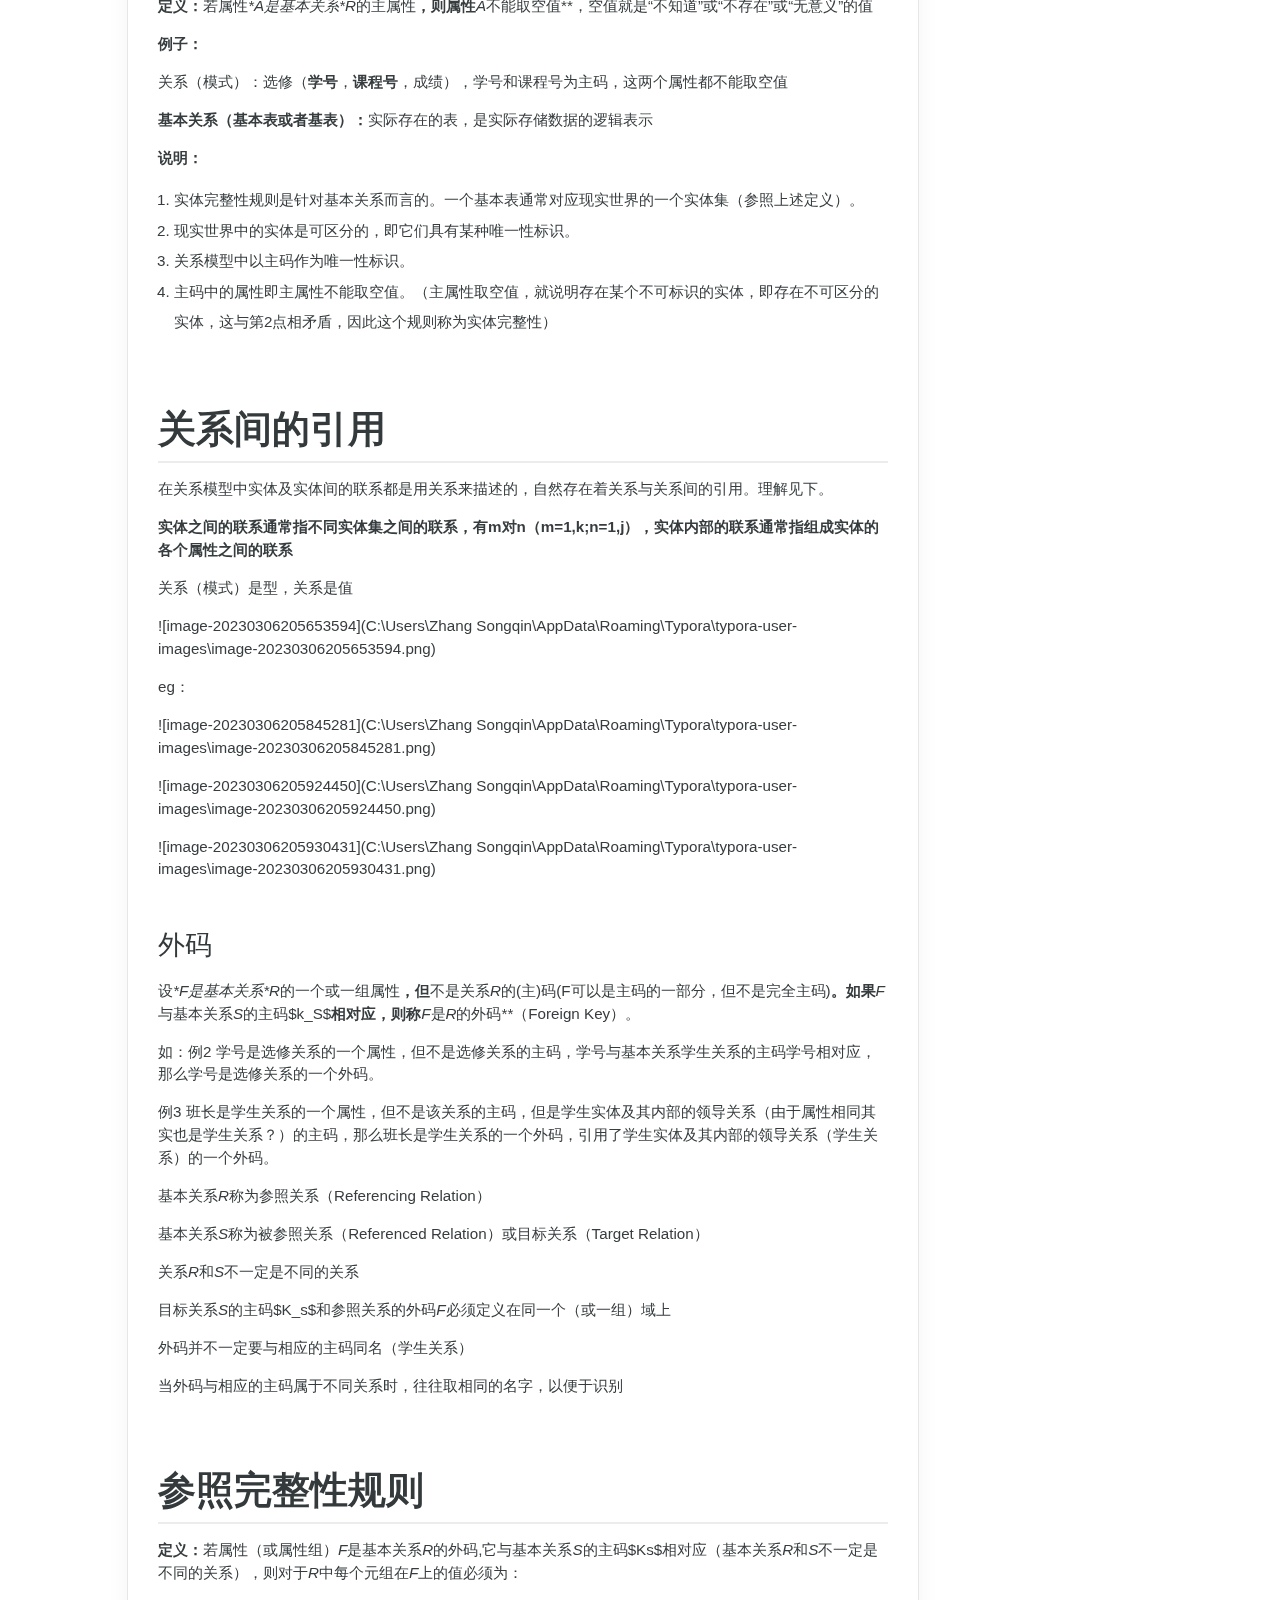
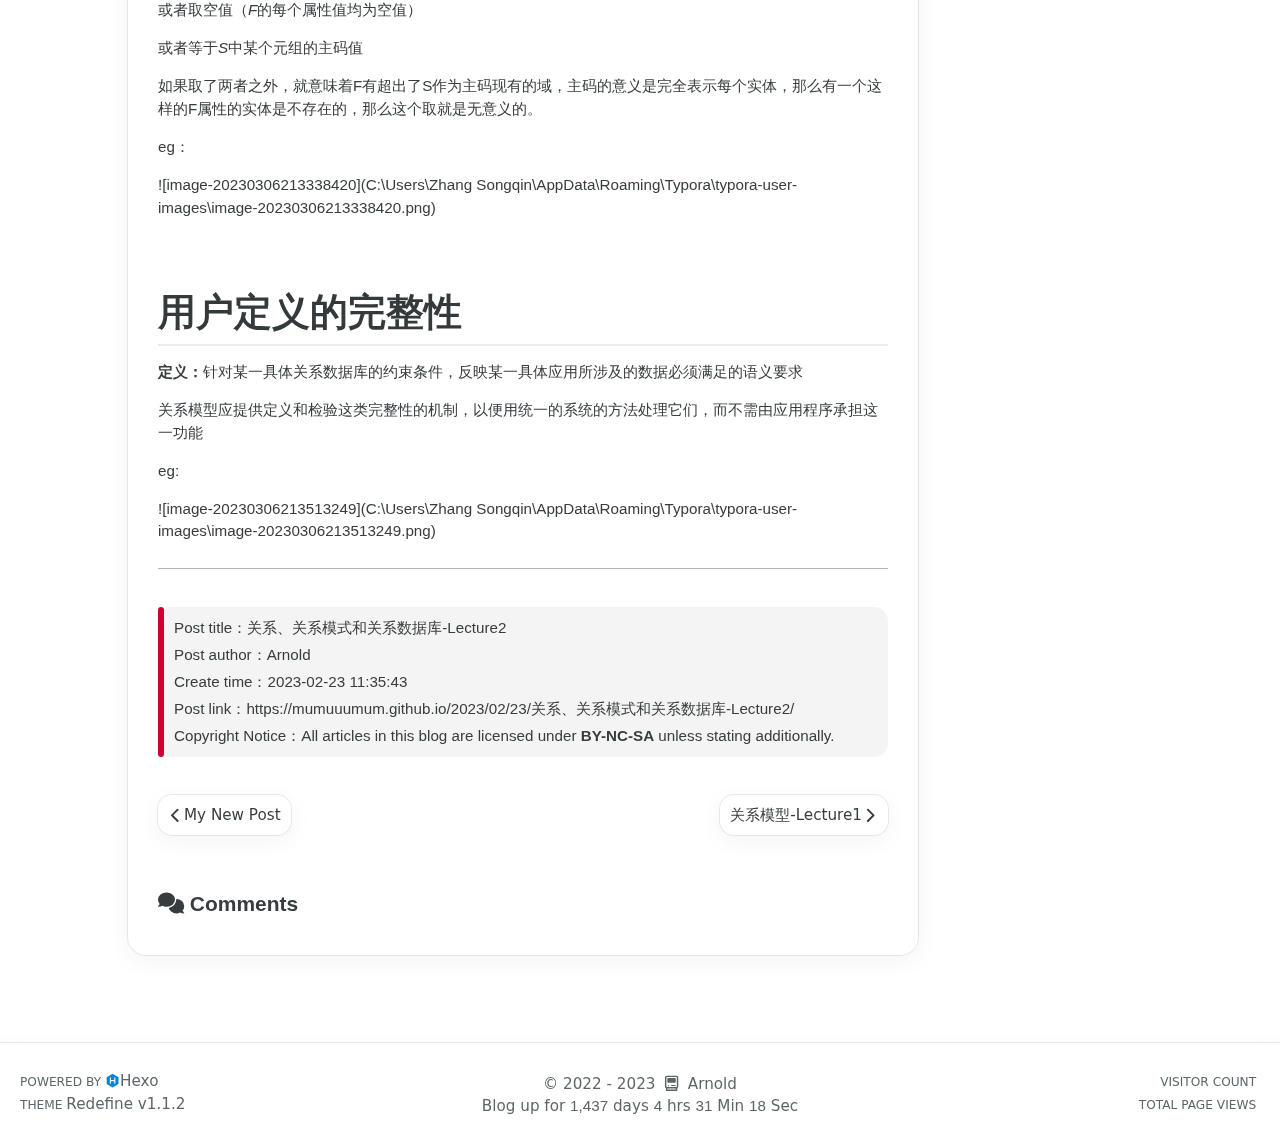
<file: 2023/02/23/关系、关系模式和关系数据库-Lecture2/index.html>
<!DOCTYPE html>
<html lang="en">
<head>
    <meta charset="utf-8">
    <meta name="viewport" content="width=device-width, initial-scale=1">
    <meta name="keywords" content="Hexo Theme Redefine">
    <meta name="description" content="Hexo Theme Redefine">
    <meta name="author" content="Arnold">
    <link rel="apple-touch-icon" sizes="180x180" href="/images/apple-touch-icon-redefine.png">
    <!--- Seo Part-->
    
    <link rel="canonical" href="http://example.com/2023/02/23/关系、关系模式和关系数据库-lecture2/"/>
    <meta name="robots" content="index,follow">
    <meta name="googlebot" content="index,follow">
    <meta name="revisit-after" content="1 days">
    <meta property="og:type" content="article">
    <meta property="og:title" content="关系、关系模式和关系数据库-Lecture2">
    <meta property="og:description" content="Hexo Theme Redefine">
    <meta property="og:url" content="http://example.com2023/02/23/关系、关系模式和关系数据库-Lecture2/">
    <meta property="og:image" content="/images/head.jpg">
    <meta property="og:site_name" content="Arnold&#39;s Blog">
    <meta name="twitter:card" content="summary_large_image">
    <meta name="twitter:title" content="关系、关系模式和关系数据库-Lecture2">
    <meta name="twitter:description" content="Hexo Theme Redefine">
    <meta name="twitter:image" content="/images/head.jpg">
    <!--- Icon Part-->
    <link rel="icon" type="image/png" href="/images/head.jpg" sizes="192x192">
    <link rel="apple-touch-icon" sizes="180x180" href="/images/head.jpg">
    <meta name="theme-color" content="#005080">
    <link rel="shortcut icon" href="/images/head.jpg">
    
    <title>
        
            关系、关系模式和关系数据库-Lecture2 -
        
        Arnold&#39;s Blog
    </title>
    
<link rel="stylesheet" href="/css/style.css">

    
<link rel="stylesheet" href="/assets/fonts.css">

    
    
    
    
    <script id="hexo-configurations">
    let REDEFINE = window.REDEFINE || {};
    REDEFINE.hexo_config = {"hostname":"example.com","root":"/","language":"en","path":"search.xml"};
    REDEFINE.theme_config = {"toc":{"enable":true,"number":false,"expand_all":true,"init_open":true},"style":{"primary_color":"#005080","avatar":"/images/head.jpg","favicon":"/images/head.jpg","article_img_align":"center","right_side_width":"210px","content_max_width":"1000px","nav_color":{"left":"#f78736","right":"#367df7","transparency":35},"hover":{"shadow":true,"scale":false},"first_screen":{"enable":true,"background_image":{"light":"/images/night.jpg","dark":"/images/night.jpg"},"title_color":{"light":"#fff","dark":"#d1d1b6"},"description":"Kill the boy, and let the man born.","custom_font":{"enable":false,"font_family":null,"font_url":null}},"scroll":{"progress_bar":{"enable":true},"percent":{"enable":false}}},"local_search":{"enable":true,"preload":true},"code_block":{"copy":true,"style":"simple","custom_font":{"enable":false,"font_family":null,"font_url":null}},"pjax":{"enable":true},"lazyload":{"enable":true},"version":"1.1.2","friend_links":{"columns":2},"home_article":{"date_format":"auto","category":{"enable":true,"limit":3},"tag":{"enable":true,"limit":3}}};
    REDEFINE.language_ago = {"second":"%s seconds ago","minute":"%s minutes ago","hour":"%s hours ago","day":"%s days ago","week":"%s weeks ago","month":"%s months ago","year":"%s years ago"};
  </script>
    
    
<link rel="stylesheet" href="/fontawesome/fontawesome.min.css">

    
<link rel="stylesheet" href="/fontawesome/brands.min.css">

    
<link rel="stylesheet" href="/fontawesome/solid.min.css">

    
<link rel="stylesheet" href="/fontawesome/regular.min.css">

    
    
    
<meta name="generator" content="Hexo 6.3.0"></head>


<body>
<div class="progress-bar-container">
    
        <span class="scroll-progress-bar"></span>
    

    
        <span class="pjax-progress-bar"></span>
        <span class="pjax-progress-icon">
            <i class="fa-solid fa-circle-notch fa-spin"></i>
        </span>
    
</div>


<main class="page-container">

    

    <div class="page-main-content">

        <div class="page-main-content-top">
            <header class="menu-wrapper">
    
    <div class="menu-content">
        <div class="left">
            
            <a class="logo-title" href="/">
                
                Arnold&#39;s Blog
                
            </a>
        </div>

        <div class="right">
            <!-- PC -->
            <div class="pc">
                <ul class="menu-list">
                    
                        
                            <li class="menu-item">
                                <!-- Menu -->
                                <a class="" 
                                    href="/"  >
                                    
                                        
                                            <i class="fa-regular fa-house"></i>
                                        
                                        HOME
                                    
                                </a>
                                <!-- Submenu -->
                                
                            </li>
                    
                        
                            <li class="menu-item">
                                <!-- Menu -->
                                <a class="" 
                                    href="/archives"  >
                                    
                                        
                                            <i class="fa-regular fa-archive"></i>
                                        
                                        ARCHIVES
                                    
                                </a>
                                <!-- Submenu -->
                                
                            </li>
                    
                        
                            <li class="menu-item">
                                <!-- Menu -->
                                <a class="" 
                                    href="/categories"  >
                                    
                                        
                                            <i class="fa-regular fa-category"></i>
                                        
                                        CATEGORIES
                                    
                                </a>
                                <!-- Submenu -->
                                
                            </li>
                    
                        
                            <li class="menu-item">
                                <!-- Menu -->
                                <a class="has-dropdown" 
                                    href="#" onClick="return false;">
                                    
                                        
                                            <i class="fa-regular fa-user"></i>
                                        
                                        ABOUT&nbsp;<i class="fa-solid fa-chevron-down"></i>
                                    
                                </a>
                                <!-- Submenu -->
                                
                                    <ul class="sub-menu">
                                    
                                        <li>
                                        <a href="/about">ME
                                        </a>
                                        </li>
                                    
                                        <li>
                                        <a href="/friends">FRIENDS
                                        </a>
                                        </li>
                                    
                                    </ul>
                                
                            </li>
                    
                    
                        <li class="menu-item search search-popup-trigger">
                            <i class="fa-solid fa-magnifying-glass"></i>
                        </li>
                    
                </ul>
            </div>
            <!-- Mobile -->
            <div class="mobile">
                
                    <div class="icon-item search search-popup-trigger"><i class="fa-solid fa-magnifying-glass"></i></div>
                
                <div class="icon-item menu-bar">
                    <div class="menu-bar-middle"></div>
                </div>
            </div>
        </div>
    </div>

    <!-- Mobile drawer -->
    <div class="menu-drawer">
        <ul class="drawer-menu-list">
            
                
                    <li class="drawer-menu-item flex-center">
                        <a class="" 
                        href="/"  >
                             
                                
                                    <i class="fa-regular fa-house"></i>
                                
                                HOME
                            
                        </a>
                    </li>
                    <!-- Submenu -->
                    
            
                
                    <li class="drawer-menu-item flex-center">
                        <a class="" 
                        href="/archives"  >
                             
                                
                                    <i class="fa-regular fa-archive"></i>
                                
                                ARCHIVES
                            
                        </a>
                    </li>
                    <!-- Submenu -->
                    
            
                
                    <li class="drawer-menu-item flex-center">
                        <a class="" 
                        href="/categories"  >
                             
                                
                                    <i class="fa-regular fa-category"></i>
                                
                                CATEGORIES
                            
                        </a>
                    </li>
                    <!-- Submenu -->
                    
            
                
                    <li class="drawer-menu-item flex-center">
                        <a class="has-dropdown" 
                        href="#" onClick="return false;">
                            
                                
                                    <i class="fa-regular fa-user"></i>
                                
                                ABOUT&nbsp;<i class="fa-solid fa-chevron-down"></i>
                            
                        </a>
                    </li>
                    <!-- Submenu -->
                              
                        
                            <li class="dropdown-item flex-center">
                                <a class="dropdown-item" href="/about">ME</a>
                            </li>
                        
                            <li class="dropdown-item flex-center">
                                <a class="dropdown-item" href="/friends">FRIENDS</a>
                            </li>
                        
                    
            

        </ul>
    </div>

    <div class="window-mask"></div>

</header>


        </div>

        <div class="page-main-content-middle">

            <div class="main-content">

                
                    <div class="fade-in-down-animation">
    <div class="post-page-container">
        <div class="article-content-container">

            
            
                <div class="article-title">
                    <h1 class="article-title-regular">关系、关系模式和关系数据库-Lecture2</h1>
                </div>
            
                
            

            
                <div class="article-header">
                    <div class="avatar">
                        <img src="/images/head.jpg">
                    </div>
                    <div class="info">
                        <div class="author">
                            <span class="name">Arnold</span>
                            
                                <span class="author-label">lol</span>
                            
                        </div>
                        <div class="meta-info">
                            <div class="article-meta-info">
    <span class="article-date article-meta-item">
        <i class="fa-regular fa-pen-fancy"></i>&nbsp;
        <span class="pc">2023-02-23 11:35:43</span>
        <span class="mobile">2023-02-23 11:35</span>
        <span class="hover-info">Created</span>
    </span>
    
        <span class="article-date article-meta-item">
            <i class="fa-regular fa-wrench"></i>&nbsp;
            <span class="pc">2023-03-06 21:42:25</span>
            <span class="mobile">2023-03-06 21:42</span>
            <span class="hover-info">Updated</span>
        </span>
    

    
    
        <span class="article-tags article-meta-item">
            <i class="fa-regular fa-tags"></i>&nbsp;
            <ul>
                
                    <li>
                        <a href="/tags/%E6%95%B0%E6%8D%AE%E7%AE%A1%E7%90%86%E5%9F%BA%E7%A1%80/">数据管理基础</a>&nbsp;
                    </li>
                
            </ul>
        </span>
    

    
    
    
    
        <span class="article-pv article-meta-item">
            <i class="fa-regular fa-eye"></i>&nbsp;<span id="busuanzi_value_page_pv"></span>
        </span>
    
</div>

                        </div>
                    </div>
                </div>
            

            <div class="article-content markdown-body">
                <p><strong>关系、关系模式和关系数据库</strong></p>
<p><strong>域(domain)：一组具有相同数据类型的值的集合（单一简单的数据类型（复杂的是几个的组合，其“域”为笛卡尔乘积））。</strong></p>
<h1 id="笛卡尔积"><a href="#笛卡尔积" class="headerlink" title="笛卡尔积"></a>笛卡尔积</h1><p><strong>笛卡尔积（Cartesian Product）：</strong></p>
<p>![image-20230306195343236](C:\Users\Zhang Songqin\AppData\Roaming\Typora\typora-user-images\image-20230306195343236.png)</p>
<p><strong>元组(Tuple)：</strong>笛卡尔积中每一个元素（$d_1,d_2,…,d_n$）叫作一个n元组（n-tuple）或简称元组</p>
<p>**分量(Component):**笛卡尔积元素中的每一个值$d_i$叫做一个分量</p>
<p><strong>基数（Cardinal number）：</strong></p>
<p>![image-20230306200009759](C:\Users\Zhang Songqin\AppData\Roaming\Typora\typora-user-images\image-20230306200009759.png)</p>
<h2 id="笛卡尔积表示方法"><a href="#笛卡尔积表示方法" class="headerlink" title="笛卡尔积表示方法"></a>笛卡尔积表示方法</h2><ol>
<li>笛卡尔积可表示为一张二维表</li>
<li>表中的每行对应一个元组，表中的每列对应一个域</li>
</ol>
<h1 id="关系"><a href="#关系" class="headerlink" title="关系"></a>关系</h1><p><strong>关系（Relation）:</strong></p>
<p>![image-20230306200309525](C:\Users\Zhang Songqin\AppData\Roaming\Typora\typora-user-images\image-20230306200309525.png)</p>
<p><strong>元组（tuple）：</strong></p>
<p>关系中的每个元素是关系中的元组，通常用<em>t</em>表示。</p>
<h2 id="关系的表示"><a href="#关系的表示" class="headerlink" title="关系的表示"></a>关系的表示</h2><p>关系也是一个二维表，表的每行对应一个元组，表的每列对应一个域</p>
<p><strong>属性（域＋意义）：</strong></p>
<p>![image-20230306200435674](C:\Users\Zhang Songqin\AppData\Roaming\Typora\typora-user-images\image-20230306200435674.png)</p>
<p><strong>码：</strong></p>
<p>![image-20230306200457414](C:\Users\Zhang Songqin\AppData\Roaming\Typora\typora-user-images\image-20230306200457414.png)</p>
<p>候选码第三点不可能有超越的意思是，如果全码也不成立，那么就有两个元素相同，而集合中的元素是不重复的，那么这就不会是一个”关系“</p>
<h2 id="关系的类别"><a href="#关系的类别" class="headerlink" title="关系的类别"></a>关系的类别</h2><p><strong>基本关系（基本表或者基表）：</strong>实际存在的表，是实际存储数据的逻辑表示</p>
<p><strong>查询表：</strong>查询结果对应的表</p>
<p><strong>视图表（可以捂元组或者（和）属性，也可以增加属性）：</strong>由基本表或其他视图表导出的表，是<strong>虚表</strong>，不对应实际存储的数据，用来实现外模式的方法</p>
<p><strong>基本关系的性质：</strong></p>
<p>![image-20230306203348836](C:\Users\Zhang Songqin\AppData\Roaming\Typora\typora-user-images\image-20230306203348836.png)</p>
<h1 id="关系模式"><a href="#关系模式" class="headerlink" title="关系模式"></a>关系模式</h1><p>关系模式（Relation Schema）是型，关系是值，关系模式是对关系的描述，关系模式包括了元组集合的结构、完整性约束条件。关系模式是静态的、稳定的；关系是关系模式在某一时刻的状态或内容，是动态的，随时间不断变化的。关系模式与关系笼统称为关系，通过上下文加以区别。</p>
<p>![image-20230306203508426](C:\Users\Zhang Songqin\AppData\Roaming\Typora\typora-user-images\image-20230306203508426.png)</p>
<p>关系模式可以形式化地表示为：<em>R<strong>（</strong>U<strong>，</strong>D，</em>DOM<em>，<strong>F</strong>）</em></p>
<p>![image-20230306203557200](C:\Users\Zhang Songqin\AppData\Roaming\Typora\typora-user-images\image-20230306203557200.png)</p>
<p>![image-20230306203649581](C:\Users\Zhang Songqin\AppData\Roaming\Typora\typora-user-images\image-20230306203649581.png)</p>
<p><strong>关系数据库：</strong>在一个给定的应用领域中，所有关系的集合构成一个关系数据库</p>
<p>![image-20230306204004708](C:\Users\Zhang Songqin\AppData\Roaming\Typora\typora-user-images\image-20230306204004708.png)</p>
<h1 id="关系的完整性（难度，并且要结合前几个lecture）"><a href="#关系的完整性（难度，并且要结合前几个lecture）" class="headerlink" title="关系的完整性（难度，并且要结合前几个lecture）"></a>关系的完整性（难度，并且要结合前几个lecture）</h1><p><strong>关系的三类完整性约束：实体完整性、参照完整性、用户定义的完整性</strong></p>
<p>![image-20230306204210859](C:\Users\Zhang Songqin\AppData\Roaming\Typora\typora-user-images\image-20230306204210859.png)</p>
<h2 id="实体完整性（Entity-Integrity）"><a href="#实体完整性（Entity-Integrity）" class="headerlink" title="实体完整性（Entity Integrity）"></a>实体完整性（Entity Integrity）</h2><p><strong>定义：</strong>若属性<em>*<em>A</em>是基本关系*R</em>的主属性<strong>，则属性</strong><em>A</em>不能取空值**，空值就是“不知道”或“不存在”或“无意义”的值</p>
<p><strong>例子：</strong></p>
<p>关系（模式）：选修（<strong>学号</strong>，<strong>课程号</strong>，成绩），学号和课程号为主码，这两个属性都不能取空值</p>
<p><strong>基本关系（基本表或者基表）：</strong>实际存在的表，是实际存储数据的逻辑表示</p>
<p><strong>说明：</strong></p>
<ol>
<li>实体完整性规则是针对基本关系而言的。一个基本表通常对应现实世界的一个实体集（参照上述定义）。</li>
<li>现实世界中的实体是可区分的，即它们具有某种唯一性标识。</li>
<li>关系模型中以主码作为唯一性标识。</li>
<li>主码中的属性即主属性不能取空值。（主属性取空值，就说明存在某个不可标识的实体，即存在不可区分的实体，这与第2点相矛盾，因此这个规则称为实体完整性）</li>
</ol>
<h2 id="关系间的引用"><a href="#关系间的引用" class="headerlink" title="关系间的引用"></a>关系间的引用</h2><p>在关系模型中实体及实体间的联系都是用关系来描述的，自然存在着关系与关系间的引用。理解见下。</p>
<p><strong>实体之间的联系通常指不同实体集之间的联系，有m对n（m&#x3D;1,k;n&#x3D;1,j），实体内部的联系通常指组成实体的各个属性之间的联系</strong></p>
<p>关系（模式）是型，关系是值</p>
<p>![image-20230306205653594](C:\Users\Zhang Songqin\AppData\Roaming\Typora\typora-user-images\image-20230306205653594.png)</p>
<p>eg：</p>
<p>![image-20230306205845281](C:\Users\Zhang Songqin\AppData\Roaming\Typora\typora-user-images\image-20230306205845281.png)</p>
<p>![image-20230306205924450](C:\Users\Zhang Songqin\AppData\Roaming\Typora\typora-user-images\image-20230306205924450.png)</p>
<p>![image-20230306205930431](C:\Users\Zhang Songqin\AppData\Roaming\Typora\typora-user-images\image-20230306205930431.png)</p>
<h3 id="外码"><a href="#外码" class="headerlink" title="外码"></a>外码</h3><p>设<em>*<em>F</em>是基本关系*R</em>的一个或一组属性<strong>，但</strong>不是关系<em>R</em>的(主)码(F可以是主码的一部分，但不是完全主码)<strong>。如果</strong><em>F</em>与基本关系<em>S</em>的主码$k_S$<strong>相对应，则称</strong><em>F</em>是<em>R</em>的外码**（Foreign Key）。</p>
<p>如：例2 学号是选修关系的一个属性，但不是选修关系的主码，学号与基本关系学生关系的主码学号相对应，那么学号是选修关系的一个外码。</p>
<p>例3 班长是学生关系的一个属性，但不是该关系的主码，但是学生实体及其内部的领导关系（由于属性相同其实也是学生关系？）的主码，那么班长是学生关系的一个外码，引用了学生实体及其内部的领导关系（学生关系）的一个外码。</p>
<p>基本关系<em>R</em>称为参照关系（Referencing Relation）</p>
<p>基本关系<em>S</em>称为被参照关系（Referenced Relation）或目标关系（Target Relation）</p>
<p>关系<em>R</em>和<em>S</em>不一定是不同的关系</p>
<p>目标关系<em>S</em>的主码$K_s$和参照关系的外码<em>F</em>必须定义在同一个（或一组）域上</p>
<p>外码并不一定要与相应的主码同名（学生关系）</p>
<p>当外码与相应的主码属于不同关系时，往往取相同的名字，以便于识别</p>
<h2 id="参照完整性规则"><a href="#参照完整性规则" class="headerlink" title="参照完整性规则"></a>参照完整性规则</h2><p><strong>定义：</strong>若属性（或属性组）<em>F</em>是基本关系<em>R</em>的外码,它与基本关系<em>S</em>的主码$Ks$相对应（基本关系<em>R</em>和<em>S</em>不一定是不同的关系），则对于<em>R</em>中每个元组在<em>F</em>上的值必须为：</p>
<p>或者取空值（<em>F</em>的每个属性值均为空值）</p>
<p>或者等于<em>S</em>中某个元组的主码值</p>
<p>如果取了两者之外，就意味着F有超出了S作为主码现有的域，主码的意义是完全表示每个实体，那么有一个这样的F属性的实体是不存在的，那么这个取就是无意义的。</p>
<p>eg：</p>
<p>![image-20230306213338420](C:\Users\Zhang Songqin\AppData\Roaming\Typora\typora-user-images\image-20230306213338420.png)</p>
<h2 id="用户定义的完整性"><a href="#用户定义的完整性" class="headerlink" title="用户定义的完整性"></a>用户定义的完整性</h2><p><strong>定义：</strong>针对某一具体关系数据库的约束条件，反映某一具体应用所涉及的数据必须满足的语义要求</p>
<p>关系模型应提供定义和检验这类完整性的机制，以便用统一的系统的方法处理它们，而不需由应用程序承担这一功能</p>
<p>eg:</p>
<p>![image-20230306213513249](C:\Users\Zhang Songqin\AppData\Roaming\Typora\typora-user-images\image-20230306213513249.png)</p>

            </div>

            
                <div class="post-copyright-info">
                    <div class="article-copyright-info-container">
    <ul>
        <li>Post title：关系、关系模式和关系数据库-Lecture2</li>
        <li>Post author：Arnold</li>
        <li>Create time：2023-02-23 11:35:43</li>
        <li>
            Post link：https://mumuuumum.github.io/2023/02/23/关系、关系模式和关系数据库-Lecture2/
        </li>
        <li>
            Copyright Notice：All articles in this blog are licensed under <a class="license" target="_blank" rel="noopener" href="https://creativecommons.org/licenses/by-nc-sa/4.0/deed.zh">BY-NC-SA</a> unless stating additionally.
        </li>
    </ul>
</div>

                </div>
            

            
                <ul class="post-tags-box">
                    
                        <li class="tag-item">
                            <a href="/tags/%E6%95%B0%E6%8D%AE%E7%AE%A1%E7%90%86%E5%9F%BA%E7%A1%80/">#数据管理基础</a>&nbsp;
                        </li>
                    
                </ul>
            

            

            
                <div class="article-nav">
                    
                        <div class="article-prev">
                            <a class="prev"
                            rel="prev"
                            href="/2023/02/23/My-New-Post/"
                            >
                                <span class="left arrow-icon flex-center">
                                    <i class="fa-solid fa-chevron-left"></i>
                                </span>
                                <span class="title flex-center">
                                    <span class="post-nav-title-item">My New Post</span>
                                    <span class="post-nav-item">Prev posts</span>
                                </span>
                            </a>
                        </div>
                    
                    
                        <div class="article-next">
                            <a class="next"
                            rel="next"
                            href="/2023/02/23/%E5%85%B3%E7%B3%BB%E6%A8%A1%E5%9E%8B-Lecture1/"
                            >
                                <span class="title flex-center">
                                    <span class="post-nav-title-item">关系模型-Lecture1</span>
                                    <span class="post-nav-item">Next posts</span>
                                </span>
                                <span class="right arrow-icon flex-center">
                                    <i class="fa-solid fa-chevron-right"></i>
                                </span>
                            </a>
                        </div>
                    
                </div>
            


            
                <div class="comment-container">
                    <div class="comments-container">
    <div id="comment-anchor"></div>
    <div class="comment-area-title">
        <i class="fa-solid fa-comments"></i>&nbsp;Comments
    </div>
    

        
            

        
    
</div>

                </div>
            
        </div>

        
            <div class="toc-content-container">
                <div class="post-toc-wrap">
    <div class="post-toc">
        <div class="toc-title">On this page</div>
        <div class="page-title">关系、关系模式和关系数据库-Lecture2</div>
        <ol class="nav"><li class="nav-item nav-level-1"><a class="nav-link" href="#%E7%AC%9B%E5%8D%A1%E5%B0%94%E7%A7%AF"><span class="nav-text">笛卡尔积</span></a><ol class="nav-child"><li class="nav-item nav-level-2"><a class="nav-link" href="#%E7%AC%9B%E5%8D%A1%E5%B0%94%E7%A7%AF%E8%A1%A8%E7%A4%BA%E6%96%B9%E6%B3%95"><span class="nav-text">笛卡尔积表示方法</span></a></li></ol></li><li class="nav-item nav-level-1"><a class="nav-link" href="#%E5%85%B3%E7%B3%BB"><span class="nav-text">关系</span></a><ol class="nav-child"><li class="nav-item nav-level-2"><a class="nav-link" href="#%E5%85%B3%E7%B3%BB%E7%9A%84%E8%A1%A8%E7%A4%BA"><span class="nav-text">关系的表示</span></a></li><li class="nav-item nav-level-2"><a class="nav-link" href="#%E5%85%B3%E7%B3%BB%E7%9A%84%E7%B1%BB%E5%88%AB"><span class="nav-text">关系的类别</span></a></li></ol></li><li class="nav-item nav-level-1"><a class="nav-link" href="#%E5%85%B3%E7%B3%BB%E6%A8%A1%E5%BC%8F"><span class="nav-text">关系模式</span></a></li><li class="nav-item nav-level-1"><a class="nav-link" href="#%E5%85%B3%E7%B3%BB%E7%9A%84%E5%AE%8C%E6%95%B4%E6%80%A7%EF%BC%88%E9%9A%BE%E5%BA%A6%EF%BC%8C%E5%B9%B6%E4%B8%94%E8%A6%81%E7%BB%93%E5%90%88%E5%89%8D%E5%87%A0%E4%B8%AAlecture%EF%BC%89"><span class="nav-text">关系的完整性（难度，并且要结合前几个lecture）</span></a><ol class="nav-child"><li class="nav-item nav-level-2"><a class="nav-link" href="#%E5%AE%9E%E4%BD%93%E5%AE%8C%E6%95%B4%E6%80%A7%EF%BC%88Entity-Integrity%EF%BC%89"><span class="nav-text">实体完整性（Entity Integrity）</span></a></li><li class="nav-item nav-level-2"><a class="nav-link" href="#%E5%85%B3%E7%B3%BB%E9%97%B4%E7%9A%84%E5%BC%95%E7%94%A8"><span class="nav-text">关系间的引用</span></a><ol class="nav-child"><li class="nav-item nav-level-3"><a class="nav-link" href="#%E5%A4%96%E7%A0%81"><span class="nav-text">外码</span></a></li></ol></li><li class="nav-item nav-level-2"><a class="nav-link" href="#%E5%8F%82%E7%85%A7%E5%AE%8C%E6%95%B4%E6%80%A7%E8%A7%84%E5%88%99"><span class="nav-text">参照完整性规则</span></a></li><li class="nav-item nav-level-2"><a class="nav-link" href="#%E7%94%A8%E6%88%B7%E5%AE%9A%E4%B9%89%E7%9A%84%E5%AE%8C%E6%95%B4%E6%80%A7"><span class="nav-text">用户定义的完整性</span></a></li></ol></li></ol>

    </div>
</div>
            </div>
        
    </div>
</div>


                

            </div>



        </div>

        <div class="page-main-content-bottom">
            <footer class="footer">
    <div class="info-container">
        <div class="copyright-info">
            &copy;
            
              <span>2022</span>
              -
            
            2023&nbsp;&nbsp;<i class="fa-regular fa-computer-classic"></i>&nbsp;&nbsp;<a href="/">Arnold</a>
        </div>
        
            <script async data-pjax src="//busuanzi.ibruce.info/busuanzi/2.3/busuanzi.pure.mini.js"></script>
            <div class="website-count info-item">
                
                    <span id="busuanzi_container_site_uv" class="busuanzi_container_site_uv">
                        VISITOR COUNT&nbsp;<span id="busuanzi_value_site_uv" class="busuanzi_value_site_uv"></span>
                    </span>
                
                
                    <span id="busuanzi_container_site_pv" class="busuanzi_container_site_pv">
                        TOTAL PAGE VIEWS&nbsp;<span id="busuanzi_value_site_pv" class="busuanzi_value_site_pv"></span>
                    </span>
                
            </div>
        
        <div class="theme-info info-item">
            <span class="powered-by-container">POWERED BY <?xml version="1.0" encoding="utf-8"?><!DOCTYPE svg PUBLIC "-//W3C//DTD SVG 1.1//EN" "http://www.w3.org/Graphics/SVG/1.1/DTD/svg11.dtd"><svg version="1.1" id="圖層_1" xmlns="http://www.w3.org/2000/svg" xmlns:xlink="http://www.w3.org/1999/xlink" x="0px" y="0px" width="1rem" height="1rem" viewBox="0 0 512 512" enable-background="new 0 0 512 512" xml:space="preserve"><path fill="#0E83CD" d="M256.4,25.8l-200,115.5L56,371.5l199.6,114.7l200-115.5l0.4-230.2L256.4,25.8z M349,354.6l-18.4,10.7l-18.6-11V275H200v79.6l-18.4,10.7l-18.6-11v-197l18.5-10.6l18.5,10.8V237h112v-79.6l18.5-10.6l18.5,10.8V354.6z"/></svg><a target="_blank" href="https://hexo.io">Hexo</a></span>
                <br> 
            <span class="theme-version-container">THEME&nbsp;<a class="theme-version" target="_blank" href="https://github.com/EvanNotFound/hexo-theme-redefine">Redefine v1.1.2</a>
        </div>
        
        
        
            <div id="start_time_div" style="display:none">
                2022/8/17 11:45:14
            </div>
            <div>
                Blog up for <span class="odometer" id="runtime_days" ></span> days <span class="odometer" id="runtime_hours"></span> hrs <span class="odometer" id="runtime_minutes"></span> Min <span class="odometer" id="runtime_seconds"></span> Sec
            </div>
        
        
        
            <script async data-pjax>
                try {
                    function odometer_init() {
                    const elements = document.querySelectorAll('.odometer');
                    elements.forEach(el => {
                        new Odometer({
                            el,
                            format: '( ddd).dd',
                            duration: 200
                        });
                    });
                    }
                    odometer_init();
                } catch (error) {}
            </script>
        
        
        
    </div>  
</footer>
        </div>
    </div>

    
        <div class="post-tools">
            <div class="post-tools-container">
    <ul class="tools-list">
        <!-- TOC aside toggle -->
        
            <li class="right-bottom-tools page-aside-toggle">
                <i class="fa-regular fa-outdent"></i>
            </li>
        

        <!-- go comment -->
        
            <li class="go-comment">
                <i class="fa-regular fa-comments"></i>
            </li>
        
    </ul>
</div>

        </div>
    

    <div class="right-bottom-side-tools">
        <div class="side-tools-container">
    <ul class="unfolded-tools-list">
        <li class="right-bottom-tools tool-font-adjust-plus flex-center">
            <i class="fa-regular fa-magnifying-glass-plus"></i>
        </li>

        <li class="right-bottom-tools tool-font-adjust-minus flex-center">
            <i class="fa-regular fa-magnifying-glass-minus"></i>
        </li>

        <li class="right-bottom-tools tool-expand-width flex-center">
            <i class="fa-regular fa-expand"></i>
        </li>

        <li class="right-bottom-tools tool-dark-light-toggle flex-center">
            <i class="fa-regular fa-moon"></i>
        </li>

        <!-- rss -->
        

        
            <li class="right-bottom-tools tool-scroll-to-top flex-center">
                <i class="fa-regular fa-arrow-up"></i>
            </li>
        

        <li class="right-bottom-tools tool-scroll-to-bottom flex-center">
            <i class="fa-regular fa-arrow-down"></i>
        </li>
    </ul>

    <ul class="folded-tools-list">
        <li class="right-bottom-tools tool-toggle-show flex-center">
            <i class="fa-regular fa-cog fa-spin"></i>
        </li>
        
    </ul>
</div>

    </div>

    <div class="image-viewer-container">
    <img src="">
</div>


    
        <div class="search-pop-overlay">
    <div class="popup search-popup">
        <div class="search-header">
          <span class="search-input-field-pre">
            <i class="fa-solid fa-keyboard"></i>
          </span>
            <div class="search-input-container">
                <input autocomplete="off"
                       autocorrect="off"
                       autocapitalize="off"
                       placeholder="Search..."
                       spellcheck="false"
                       type="search"
                       class="search-input"
                >
            </div>
            <span class="popup-btn-close">
                <i class="fa-solid fa-times"></i>
            </span>
        </div>
        <div id="search-result">
            <div id="no-result">
                <i class="fa-solid fa-spinner fa-spin-pulse fa-5x fa-fw"></i>
            </div>
        </div>
    </div>
</div>

    


</main>




<script src="/js/utils.js"></script>

<script src="/js/main.js"></script>

<script src="/js/layouts/menu-shrink.js"></script>

<script src="/js/tools/go-top-bottom.js"></script>

<script src="/js/tools/dark-light-toggle.js"></script>



    
<script src="/js/tools/local-search.js"></script>




    
<script src="/js/tools/code-block.js"></script>




    
<script src="/js/layouts/lazyload.js"></script>




    
<script src="/js/tools/runtime.js"></script>

    
<script src="/js/layouts/odometer.min.js"></script>

    
<link rel="stylesheet" href="/assets/odometer-theme-minimal.css">



<div class="post-scripts pjax">
    
        
<script src="/js/tools/toc-toggle.js"></script>

<script src="/js/libs/anime.min.js"></script>

<script src="/js/layouts/toc.js"></script>

<script src="/js/plugins/tabs.js"></script>

    
    
</div>


    
<script src="/js/libs/pjax.min.js"></script>

<script>
    window.addEventListener('DOMContentLoaded', () => {
        window.pjax = new Pjax({
            selectors: [
                'head title',
                '.page-container',
                '.pjax'
            ],
            history: true,
            debug: false,
            cacheBust: false,
            timeout: 0,
            analytics: false,
            currentUrlFullReload: false,
            scrollRestoration: false,
            // scrollTo: true,
        });

        document.addEventListener('pjax:send', () => {
            REDEFINE.utils.pjaxProgressBarStart();
        });

        document.addEventListener('pjax:complete', () => {
            REDEFINE.utils.pjaxProgressBarEnd();
            window.pjax.executeScripts(document.querySelectorAll('script[data-pjax], .pjax script'));
            REDEFINE.refresh();
        });
    });
</script>



</body>
</html>
</file>
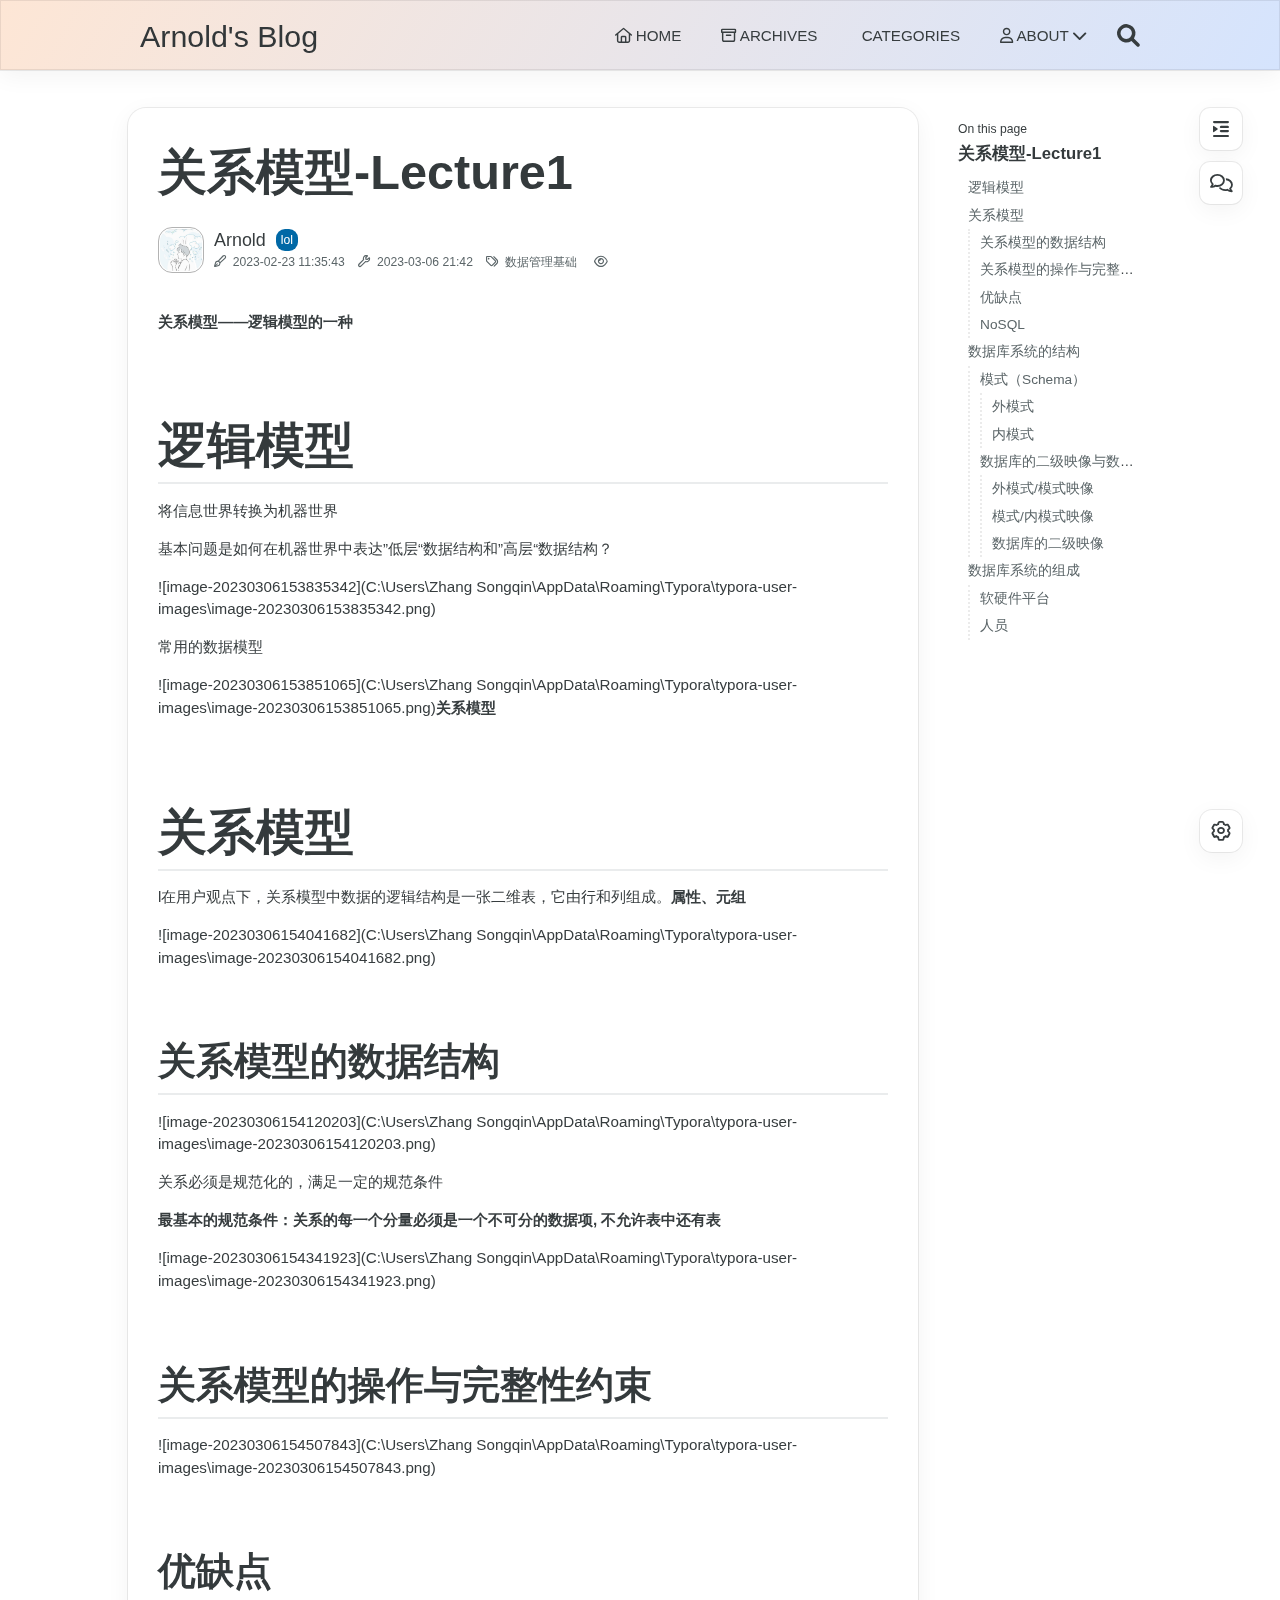
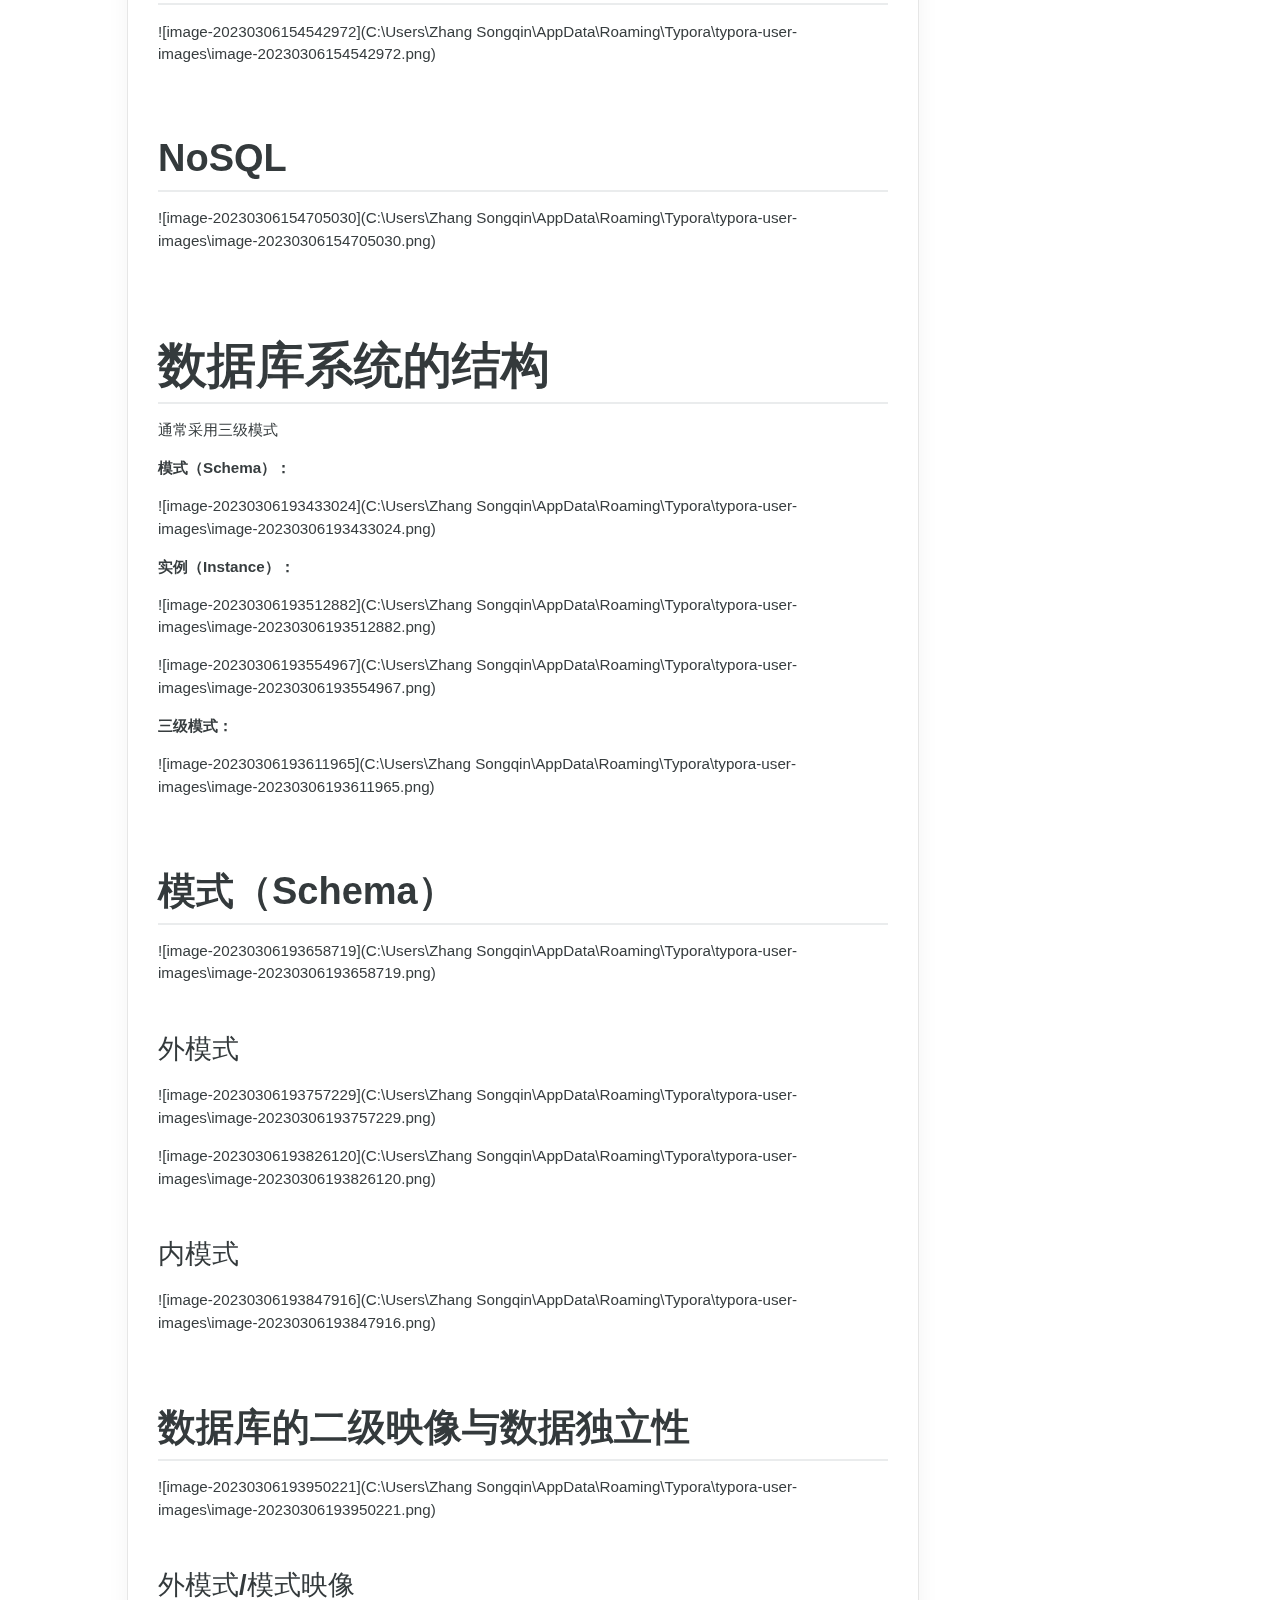
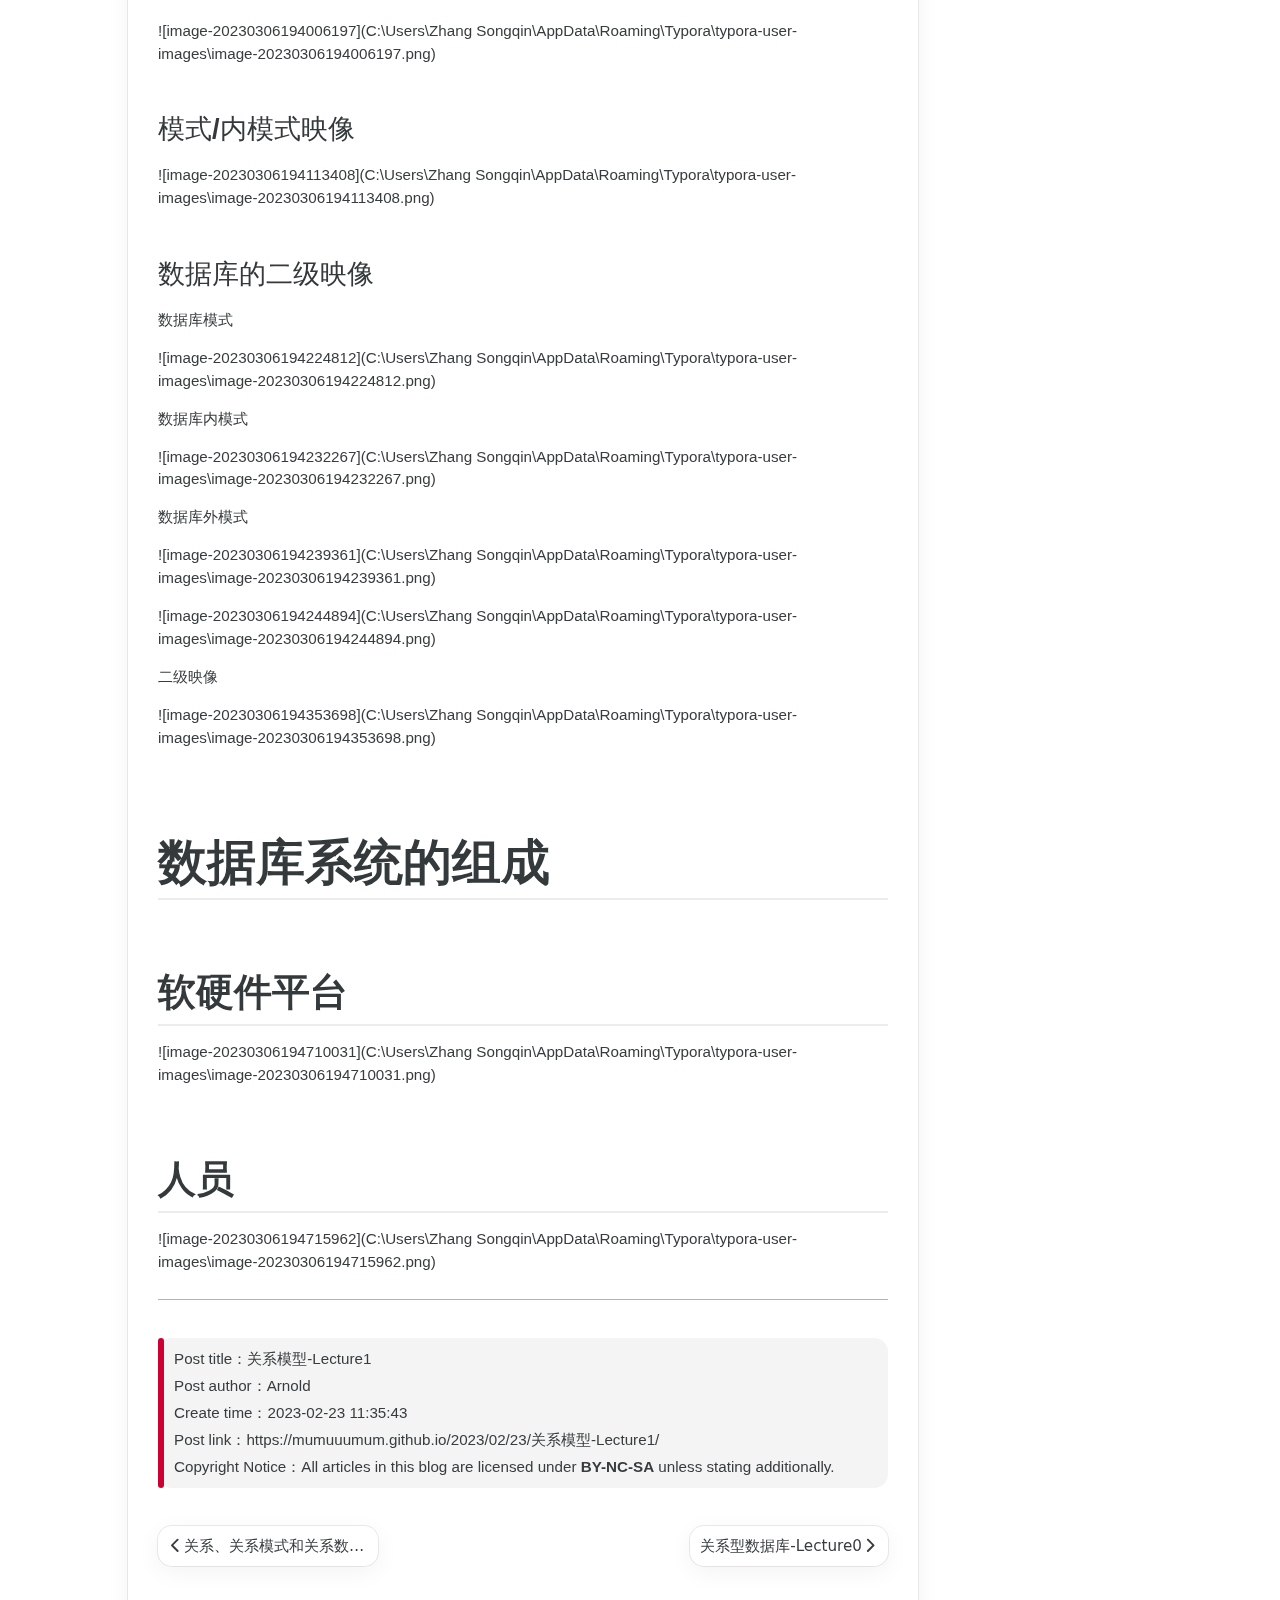
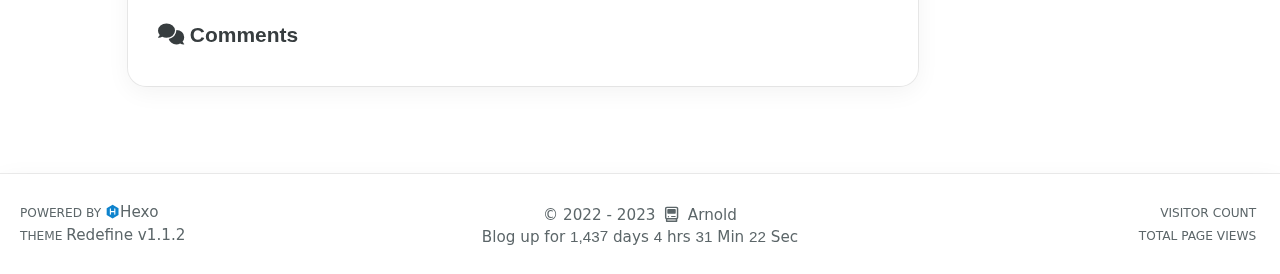
<file: 2023/02/23/关系模型-Lecture1/index.html>
<!DOCTYPE html>
<html lang="en">
<head>
    <meta charset="utf-8">
    <meta name="viewport" content="width=device-width, initial-scale=1">
    <meta name="keywords" content="Hexo Theme Redefine">
    <meta name="description" content="Hexo Theme Redefine">
    <meta name="author" content="Arnold">
    <link rel="apple-touch-icon" sizes="180x180" href="/images/apple-touch-icon-redefine.png">
    <!--- Seo Part-->
    
    <link rel="canonical" href="http://example.com/2023/02/23/关系模型-lecture1/"/>
    <meta name="robots" content="index,follow">
    <meta name="googlebot" content="index,follow">
    <meta name="revisit-after" content="1 days">
    <meta property="og:type" content="article">
    <meta property="og:title" content="关系模型-Lecture1">
    <meta property="og:description" content="Hexo Theme Redefine">
    <meta property="og:url" content="http://example.com2023/02/23/关系模型-Lecture1/">
    <meta property="og:image" content="/images/head.jpg">
    <meta property="og:site_name" content="Arnold&#39;s Blog">
    <meta name="twitter:card" content="summary_large_image">
    <meta name="twitter:title" content="关系模型-Lecture1">
    <meta name="twitter:description" content="Hexo Theme Redefine">
    <meta name="twitter:image" content="/images/head.jpg">
    <!--- Icon Part-->
    <link rel="icon" type="image/png" href="/images/head.jpg" sizes="192x192">
    <link rel="apple-touch-icon" sizes="180x180" href="/images/head.jpg">
    <meta name="theme-color" content="#005080">
    <link rel="shortcut icon" href="/images/head.jpg">
    
    <title>
        
            关系模型-Lecture1 -
        
        Arnold&#39;s Blog
    </title>
    
<link rel="stylesheet" href="/css/style.css">

    
<link rel="stylesheet" href="/assets/fonts.css">

    
    
    
    
    <script id="hexo-configurations">
    let REDEFINE = window.REDEFINE || {};
    REDEFINE.hexo_config = {"hostname":"example.com","root":"/","language":"en","path":"search.xml"};
    REDEFINE.theme_config = {"toc":{"enable":true,"number":false,"expand_all":true,"init_open":true},"style":{"primary_color":"#005080","avatar":"/images/head.jpg","favicon":"/images/head.jpg","article_img_align":"center","right_side_width":"210px","content_max_width":"1000px","nav_color":{"left":"#f78736","right":"#367df7","transparency":35},"hover":{"shadow":true,"scale":false},"first_screen":{"enable":true,"background_image":{"light":"/images/night.jpg","dark":"/images/night.jpg"},"title_color":{"light":"#fff","dark":"#d1d1b6"},"description":"Kill the boy, and let the man born.","custom_font":{"enable":false,"font_family":null,"font_url":null}},"scroll":{"progress_bar":{"enable":true},"percent":{"enable":false}}},"local_search":{"enable":true,"preload":true},"code_block":{"copy":true,"style":"simple","custom_font":{"enable":false,"font_family":null,"font_url":null}},"pjax":{"enable":true},"lazyload":{"enable":true},"version":"1.1.2","friend_links":{"columns":2},"home_article":{"date_format":"auto","category":{"enable":true,"limit":3},"tag":{"enable":true,"limit":3}}};
    REDEFINE.language_ago = {"second":"%s seconds ago","minute":"%s minutes ago","hour":"%s hours ago","day":"%s days ago","week":"%s weeks ago","month":"%s months ago","year":"%s years ago"};
  </script>
    
    
<link rel="stylesheet" href="/fontawesome/fontawesome.min.css">

    
<link rel="stylesheet" href="/fontawesome/brands.min.css">

    
<link rel="stylesheet" href="/fontawesome/solid.min.css">

    
<link rel="stylesheet" href="/fontawesome/regular.min.css">

    
    
    
<meta name="generator" content="Hexo 6.3.0"></head>


<body>
<div class="progress-bar-container">
    
        <span class="scroll-progress-bar"></span>
    

    
        <span class="pjax-progress-bar"></span>
        <span class="pjax-progress-icon">
            <i class="fa-solid fa-circle-notch fa-spin"></i>
        </span>
    
</div>


<main class="page-container">

    

    <div class="page-main-content">

        <div class="page-main-content-top">
            <header class="menu-wrapper">
    
    <div class="menu-content">
        <div class="left">
            
            <a class="logo-title" href="/">
                
                Arnold&#39;s Blog
                
            </a>
        </div>

        <div class="right">
            <!-- PC -->
            <div class="pc">
                <ul class="menu-list">
                    
                        
                            <li class="menu-item">
                                <!-- Menu -->
                                <a class="" 
                                    href="/"  >
                                    
                                        
                                            <i class="fa-regular fa-house"></i>
                                        
                                        HOME
                                    
                                </a>
                                <!-- Submenu -->
                                
                            </li>
                    
                        
                            <li class="menu-item">
                                <!-- Menu -->
                                <a class="" 
                                    href="/archives"  >
                                    
                                        
                                            <i class="fa-regular fa-archive"></i>
                                        
                                        ARCHIVES
                                    
                                </a>
                                <!-- Submenu -->
                                
                            </li>
                    
                        
                            <li class="menu-item">
                                <!-- Menu -->
                                <a class="" 
                                    href="/categories"  >
                                    
                                        
                                            <i class="fa-regular fa-category"></i>
                                        
                                        CATEGORIES
                                    
                                </a>
                                <!-- Submenu -->
                                
                            </li>
                    
                        
                            <li class="menu-item">
                                <!-- Menu -->
                                <a class="has-dropdown" 
                                    href="#" onClick="return false;">
                                    
                                        
                                            <i class="fa-regular fa-user"></i>
                                        
                                        ABOUT&nbsp;<i class="fa-solid fa-chevron-down"></i>
                                    
                                </a>
                                <!-- Submenu -->
                                
                                    <ul class="sub-menu">
                                    
                                        <li>
                                        <a href="/about">ME
                                        </a>
                                        </li>
                                    
                                        <li>
                                        <a href="/friends">FRIENDS
                                        </a>
                                        </li>
                                    
                                    </ul>
                                
                            </li>
                    
                    
                        <li class="menu-item search search-popup-trigger">
                            <i class="fa-solid fa-magnifying-glass"></i>
                        </li>
                    
                </ul>
            </div>
            <!-- Mobile -->
            <div class="mobile">
                
                    <div class="icon-item search search-popup-trigger"><i class="fa-solid fa-magnifying-glass"></i></div>
                
                <div class="icon-item menu-bar">
                    <div class="menu-bar-middle"></div>
                </div>
            </div>
        </div>
    </div>

    <!-- Mobile drawer -->
    <div class="menu-drawer">
        <ul class="drawer-menu-list">
            
                
                    <li class="drawer-menu-item flex-center">
                        <a class="" 
                        href="/"  >
                             
                                
                                    <i class="fa-regular fa-house"></i>
                                
                                HOME
                            
                        </a>
                    </li>
                    <!-- Submenu -->
                    
            
                
                    <li class="drawer-menu-item flex-center">
                        <a class="" 
                        href="/archives"  >
                             
                                
                                    <i class="fa-regular fa-archive"></i>
                                
                                ARCHIVES
                            
                        </a>
                    </li>
                    <!-- Submenu -->
                    
            
                
                    <li class="drawer-menu-item flex-center">
                        <a class="" 
                        href="/categories"  >
                             
                                
                                    <i class="fa-regular fa-category"></i>
                                
                                CATEGORIES
                            
                        </a>
                    </li>
                    <!-- Submenu -->
                    
            
                
                    <li class="drawer-menu-item flex-center">
                        <a class="has-dropdown" 
                        href="#" onClick="return false;">
                            
                                
                                    <i class="fa-regular fa-user"></i>
                                
                                ABOUT&nbsp;<i class="fa-solid fa-chevron-down"></i>
                            
                        </a>
                    </li>
                    <!-- Submenu -->
                              
                        
                            <li class="dropdown-item flex-center">
                                <a class="dropdown-item" href="/about">ME</a>
                            </li>
                        
                            <li class="dropdown-item flex-center">
                                <a class="dropdown-item" href="/friends">FRIENDS</a>
                            </li>
                        
                    
            

        </ul>
    </div>

    <div class="window-mask"></div>

</header>


        </div>

        <div class="page-main-content-middle">

            <div class="main-content">

                
                    <div class="fade-in-down-animation">
    <div class="post-page-container">
        <div class="article-content-container">

            
            
                <div class="article-title">
                    <h1 class="article-title-regular">关系模型-Lecture1</h1>
                </div>
            
                
            

            
                <div class="article-header">
                    <div class="avatar">
                        <img src="/images/head.jpg">
                    </div>
                    <div class="info">
                        <div class="author">
                            <span class="name">Arnold</span>
                            
                                <span class="author-label">lol</span>
                            
                        </div>
                        <div class="meta-info">
                            <div class="article-meta-info">
    <span class="article-date article-meta-item">
        <i class="fa-regular fa-pen-fancy"></i>&nbsp;
        <span class="pc">2023-02-23 11:35:43</span>
        <span class="mobile">2023-02-23 11:35</span>
        <span class="hover-info">Created</span>
    </span>
    
        <span class="article-date article-meta-item">
            <i class="fa-regular fa-wrench"></i>&nbsp;
            <span class="pc">2023-03-06 21:42</span>
            <span class="mobile">2023-03-06 21:42</span>
            <span class="hover-info">Updated</span>
        </span>
    

    
    
        <span class="article-tags article-meta-item">
            <i class="fa-regular fa-tags"></i>&nbsp;
            <ul>
                
                    <li>
                        <a href="/tags/%E6%95%B0%E6%8D%AE%E7%AE%A1%E7%90%86%E5%9F%BA%E7%A1%80/">数据管理基础</a>&nbsp;
                    </li>
                
            </ul>
        </span>
    

    
    
    
    
        <span class="article-pv article-meta-item">
            <i class="fa-regular fa-eye"></i>&nbsp;<span id="busuanzi_value_page_pv"></span>
        </span>
    
</div>

                        </div>
                    </div>
                </div>
            

            <div class="article-content markdown-body">
                <p><strong>关系模型——逻辑模型的一种</strong></p>
<h1 id="逻辑模型"><a href="#逻辑模型" class="headerlink" title="逻辑模型"></a>逻辑模型</h1><p>将信息世界转换为机器世界</p>
<p>基本问题是如何在机器世界中表达”低层“数据结构和”高层“数据结构？</p>
<p>![image-20230306153835342](C:\Users\Zhang Songqin\AppData\Roaming\Typora\typora-user-images\image-20230306153835342.png)</p>
<p>常用的数据模型</p>
<p>![image-20230306153851065](C:\Users\Zhang Songqin\AppData\Roaming\Typora\typora-user-images\image-20230306153851065.png)<strong>关系模型</strong></p>
<h1 id="关系模型"><a href="#关系模型" class="headerlink" title="关系模型"></a>关系模型</h1><p>l在用户观点下，关系模型中数据的逻辑结构是一张二维表，它由行和列组成。<strong>属性、元组</strong></p>
<p>![image-20230306154041682](C:\Users\Zhang Songqin\AppData\Roaming\Typora\typora-user-images\image-20230306154041682.png)</p>
<h2 id="关系模型的数据结构"><a href="#关系模型的数据结构" class="headerlink" title="关系模型的数据结构"></a>关系模型的数据结构</h2><p>![image-20230306154120203](C:\Users\Zhang Songqin\AppData\Roaming\Typora\typora-user-images\image-20230306154120203.png)</p>
<p>关系必须是规范化的，满足一定的规范条件</p>
<p><strong>最基本的规范条件：关系的每一个分量必须是一个不可分的数据项, 不允许表中还有表</strong> </p>
<p>![image-20230306154341923](C:\Users\Zhang Songqin\AppData\Roaming\Typora\typora-user-images\image-20230306154341923.png)</p>
<h2 id="关系模型的操作与完整性约束"><a href="#关系模型的操作与完整性约束" class="headerlink" title="关系模型的操作与完整性约束"></a>关系模型的操作与完整性约束</h2><p>![image-20230306154507843](C:\Users\Zhang Songqin\AppData\Roaming\Typora\typora-user-images\image-20230306154507843.png)</p>
<h2 id="优缺点"><a href="#优缺点" class="headerlink" title="优缺点"></a>优缺点</h2><p>![image-20230306154542972](C:\Users\Zhang Songqin\AppData\Roaming\Typora\typora-user-images\image-20230306154542972.png)</p>
<h2 id="NoSQL"><a href="#NoSQL" class="headerlink" title="NoSQL"></a>NoSQL</h2><p>![image-20230306154705030](C:\Users\Zhang Songqin\AppData\Roaming\Typora\typora-user-images\image-20230306154705030.png)</p>
<h1 id="数据库系统的结构"><a href="#数据库系统的结构" class="headerlink" title="数据库系统的结构"></a>数据库系统的结构</h1><p>通常采用三级模式</p>
<p><strong>模式（Schema）：</strong></p>
<p>![image-20230306193433024](C:\Users\Zhang Songqin\AppData\Roaming\Typora\typora-user-images\image-20230306193433024.png)</p>
<p><strong>实例（Instance）：</strong></p>
<p>![image-20230306193512882](C:\Users\Zhang Songqin\AppData\Roaming\Typora\typora-user-images\image-20230306193512882.png)</p>
<p>![image-20230306193554967](C:\Users\Zhang Songqin\AppData\Roaming\Typora\typora-user-images\image-20230306193554967.png)</p>
<p><strong>三级模式：</strong></p>
<p>![image-20230306193611965](C:\Users\Zhang Songqin\AppData\Roaming\Typora\typora-user-images\image-20230306193611965.png)</p>
<h2 id="模式（Schema）"><a href="#模式（Schema）" class="headerlink" title="模式（Schema）"></a>模式（Schema）</h2><p>![image-20230306193658719](C:\Users\Zhang Songqin\AppData\Roaming\Typora\typora-user-images\image-20230306193658719.png)</p>
<h3 id="外模式"><a href="#外模式" class="headerlink" title="外模式"></a>外模式</h3><p>![image-20230306193757229](C:\Users\Zhang Songqin\AppData\Roaming\Typora\typora-user-images\image-20230306193757229.png)</p>
<p>![image-20230306193826120](C:\Users\Zhang Songqin\AppData\Roaming\Typora\typora-user-images\image-20230306193826120.png)</p>
<h3 id="内模式"><a href="#内模式" class="headerlink" title="内模式"></a>内模式</h3><p>![image-20230306193847916](C:\Users\Zhang Songqin\AppData\Roaming\Typora\typora-user-images\image-20230306193847916.png)</p>
<h2 id="数据库的二级映像与数据独立性"><a href="#数据库的二级映像与数据独立性" class="headerlink" title="数据库的二级映像与数据独立性"></a>数据库的二级映像与数据独立性</h2><p>![image-20230306193950221](C:\Users\Zhang Songqin\AppData\Roaming\Typora\typora-user-images\image-20230306193950221.png)</p>
<h3 id="外模式-x2F-模式映像"><a href="#外模式-x2F-模式映像" class="headerlink" title="外模式&#x2F;模式映像"></a>外模式&#x2F;模式映像</h3><p>![image-20230306194006197](C:\Users\Zhang Songqin\AppData\Roaming\Typora\typora-user-images\image-20230306194006197.png)</p>
<h3 id="模式-x2F-内模式映像"><a href="#模式-x2F-内模式映像" class="headerlink" title="模式&#x2F;内模式映像"></a>模式&#x2F;内模式映像</h3><p>![image-20230306194113408](C:\Users\Zhang Songqin\AppData\Roaming\Typora\typora-user-images\image-20230306194113408.png)</p>
<h3 id="数据库的二级映像"><a href="#数据库的二级映像" class="headerlink" title="数据库的二级映像"></a>数据库的二级映像</h3><p>数据库模式</p>
<p>![image-20230306194224812](C:\Users\Zhang Songqin\AppData\Roaming\Typora\typora-user-images\image-20230306194224812.png)</p>
<p>数据库内模式</p>
<p>![image-20230306194232267](C:\Users\Zhang Songqin\AppData\Roaming\Typora\typora-user-images\image-20230306194232267.png)</p>
<p>数据库外模式</p>
<p>![image-20230306194239361](C:\Users\Zhang Songqin\AppData\Roaming\Typora\typora-user-images\image-20230306194239361.png)</p>
<p>![image-20230306194244894](C:\Users\Zhang Songqin\AppData\Roaming\Typora\typora-user-images\image-20230306194244894.png)</p>
<p>二级映像</p>
<p>![image-20230306194353698](C:\Users\Zhang Songqin\AppData\Roaming\Typora\typora-user-images\image-20230306194353698.png)</p>
<h1 id="数据库系统的组成"><a href="#数据库系统的组成" class="headerlink" title="数据库系统的组成"></a>数据库系统的组成</h1><h2 id="软硬件平台"><a href="#软硬件平台" class="headerlink" title="软硬件平台"></a>软硬件平台</h2><p>![image-20230306194710031](C:\Users\Zhang Songqin\AppData\Roaming\Typora\typora-user-images\image-20230306194710031.png)</p>
<h2 id="人员"><a href="#人员" class="headerlink" title="人员"></a>人员</h2><p>![image-20230306194715962](C:\Users\Zhang Songqin\AppData\Roaming\Typora\typora-user-images\image-20230306194715962.png)</p>

            </div>

            
                <div class="post-copyright-info">
                    <div class="article-copyright-info-container">
    <ul>
        <li>Post title：关系模型-Lecture1</li>
        <li>Post author：Arnold</li>
        <li>Create time：2023-02-23 11:35:43</li>
        <li>
            Post link：https://mumuuumum.github.io/2023/02/23/关系模型-Lecture1/
        </li>
        <li>
            Copyright Notice：All articles in this blog are licensed under <a class="license" target="_blank" rel="noopener" href="https://creativecommons.org/licenses/by-nc-sa/4.0/deed.zh">BY-NC-SA</a> unless stating additionally.
        </li>
    </ul>
</div>

                </div>
            

            
                <ul class="post-tags-box">
                    
                        <li class="tag-item">
                            <a href="/tags/%E6%95%B0%E6%8D%AE%E7%AE%A1%E7%90%86%E5%9F%BA%E7%A1%80/">#数据管理基础</a>&nbsp;
                        </li>
                    
                </ul>
            

            

            
                <div class="article-nav">
                    
                        <div class="article-prev">
                            <a class="prev"
                            rel="prev"
                            href="/2023/02/23/%E5%85%B3%E7%B3%BB%E3%80%81%E5%85%B3%E7%B3%BB%E6%A8%A1%E5%BC%8F%E5%92%8C%E5%85%B3%E7%B3%BB%E6%95%B0%E6%8D%AE%E5%BA%93-Lecture2/"
                            >
                                <span class="left arrow-icon flex-center">
                                    <i class="fa-solid fa-chevron-left"></i>
                                </span>
                                <span class="title flex-center">
                                    <span class="post-nav-title-item">关系、关系模式和关系数据库-Lecture2</span>
                                    <span class="post-nav-item">Prev posts</span>
                                </span>
                            </a>
                        </div>
                    
                    
                        <div class="article-next">
                            <a class="next"
                            rel="next"
                            href="/2023/02/23/%E6%95%B0%E6%8D%AE%E5%BA%93%E6%A6%82%E8%BF%B0-Lecture0/"
                            >
                                <span class="title flex-center">
                                    <span class="post-nav-title-item">关系型数据库-Lecture0</span>
                                    <span class="post-nav-item">Next posts</span>
                                </span>
                                <span class="right arrow-icon flex-center">
                                    <i class="fa-solid fa-chevron-right"></i>
                                </span>
                            </a>
                        </div>
                    
                </div>
            


            
                <div class="comment-container">
                    <div class="comments-container">
    <div id="comment-anchor"></div>
    <div class="comment-area-title">
        <i class="fa-solid fa-comments"></i>&nbsp;Comments
    </div>
    

        
            

        
    
</div>

                </div>
            
        </div>

        
            <div class="toc-content-container">
                <div class="post-toc-wrap">
    <div class="post-toc">
        <div class="toc-title">On this page</div>
        <div class="page-title">关系模型-Lecture1</div>
        <ol class="nav"><li class="nav-item nav-level-1"><a class="nav-link" href="#%E9%80%BB%E8%BE%91%E6%A8%A1%E5%9E%8B"><span class="nav-text">逻辑模型</span></a></li><li class="nav-item nav-level-1"><a class="nav-link" href="#%E5%85%B3%E7%B3%BB%E6%A8%A1%E5%9E%8B"><span class="nav-text">关系模型</span></a><ol class="nav-child"><li class="nav-item nav-level-2"><a class="nav-link" href="#%E5%85%B3%E7%B3%BB%E6%A8%A1%E5%9E%8B%E7%9A%84%E6%95%B0%E6%8D%AE%E7%BB%93%E6%9E%84"><span class="nav-text">关系模型的数据结构</span></a></li><li class="nav-item nav-level-2"><a class="nav-link" href="#%E5%85%B3%E7%B3%BB%E6%A8%A1%E5%9E%8B%E7%9A%84%E6%93%8D%E4%BD%9C%E4%B8%8E%E5%AE%8C%E6%95%B4%E6%80%A7%E7%BA%A6%E6%9D%9F"><span class="nav-text">关系模型的操作与完整性约束</span></a></li><li class="nav-item nav-level-2"><a class="nav-link" href="#%E4%BC%98%E7%BC%BA%E7%82%B9"><span class="nav-text">优缺点</span></a></li><li class="nav-item nav-level-2"><a class="nav-link" href="#NoSQL"><span class="nav-text">NoSQL</span></a></li></ol></li><li class="nav-item nav-level-1"><a class="nav-link" href="#%E6%95%B0%E6%8D%AE%E5%BA%93%E7%B3%BB%E7%BB%9F%E7%9A%84%E7%BB%93%E6%9E%84"><span class="nav-text">数据库系统的结构</span></a><ol class="nav-child"><li class="nav-item nav-level-2"><a class="nav-link" href="#%E6%A8%A1%E5%BC%8F%EF%BC%88Schema%EF%BC%89"><span class="nav-text">模式（Schema）</span></a><ol class="nav-child"><li class="nav-item nav-level-3"><a class="nav-link" href="#%E5%A4%96%E6%A8%A1%E5%BC%8F"><span class="nav-text">外模式</span></a></li><li class="nav-item nav-level-3"><a class="nav-link" href="#%E5%86%85%E6%A8%A1%E5%BC%8F"><span class="nav-text">内模式</span></a></li></ol></li><li class="nav-item nav-level-2"><a class="nav-link" href="#%E6%95%B0%E6%8D%AE%E5%BA%93%E7%9A%84%E4%BA%8C%E7%BA%A7%E6%98%A0%E5%83%8F%E4%B8%8E%E6%95%B0%E6%8D%AE%E7%8B%AC%E7%AB%8B%E6%80%A7"><span class="nav-text">数据库的二级映像与数据独立性</span></a><ol class="nav-child"><li class="nav-item nav-level-3"><a class="nav-link" href="#%E5%A4%96%E6%A8%A1%E5%BC%8F-x2F-%E6%A8%A1%E5%BC%8F%E6%98%A0%E5%83%8F"><span class="nav-text">外模式&#x2F;模式映像</span></a></li><li class="nav-item nav-level-3"><a class="nav-link" href="#%E6%A8%A1%E5%BC%8F-x2F-%E5%86%85%E6%A8%A1%E5%BC%8F%E6%98%A0%E5%83%8F"><span class="nav-text">模式&#x2F;内模式映像</span></a></li><li class="nav-item nav-level-3"><a class="nav-link" href="#%E6%95%B0%E6%8D%AE%E5%BA%93%E7%9A%84%E4%BA%8C%E7%BA%A7%E6%98%A0%E5%83%8F"><span class="nav-text">数据库的二级映像</span></a></li></ol></li></ol></li><li class="nav-item nav-level-1"><a class="nav-link" href="#%E6%95%B0%E6%8D%AE%E5%BA%93%E7%B3%BB%E7%BB%9F%E7%9A%84%E7%BB%84%E6%88%90"><span class="nav-text">数据库系统的组成</span></a><ol class="nav-child"><li class="nav-item nav-level-2"><a class="nav-link" href="#%E8%BD%AF%E7%A1%AC%E4%BB%B6%E5%B9%B3%E5%8F%B0"><span class="nav-text">软硬件平台</span></a></li><li class="nav-item nav-level-2"><a class="nav-link" href="#%E4%BA%BA%E5%91%98"><span class="nav-text">人员</span></a></li></ol></li></ol>

    </div>
</div>
            </div>
        
    </div>
</div>


                

            </div>



        </div>

        <div class="page-main-content-bottom">
            <footer class="footer">
    <div class="info-container">
        <div class="copyright-info">
            &copy;
            
              <span>2022</span>
              -
            
            2023&nbsp;&nbsp;<i class="fa-regular fa-computer-classic"></i>&nbsp;&nbsp;<a href="/">Arnold</a>
        </div>
        
            <script async data-pjax src="//busuanzi.ibruce.info/busuanzi/2.3/busuanzi.pure.mini.js"></script>
            <div class="website-count info-item">
                
                    <span id="busuanzi_container_site_uv" class="busuanzi_container_site_uv">
                        VISITOR COUNT&nbsp;<span id="busuanzi_value_site_uv" class="busuanzi_value_site_uv"></span>
                    </span>
                
                
                    <span id="busuanzi_container_site_pv" class="busuanzi_container_site_pv">
                        TOTAL PAGE VIEWS&nbsp;<span id="busuanzi_value_site_pv" class="busuanzi_value_site_pv"></span>
                    </span>
                
            </div>
        
        <div class="theme-info info-item">
            <span class="powered-by-container">POWERED BY <?xml version="1.0" encoding="utf-8"?><!DOCTYPE svg PUBLIC "-//W3C//DTD SVG 1.1//EN" "http://www.w3.org/Graphics/SVG/1.1/DTD/svg11.dtd"><svg version="1.1" id="圖層_1" xmlns="http://www.w3.org/2000/svg" xmlns:xlink="http://www.w3.org/1999/xlink" x="0px" y="0px" width="1rem" height="1rem" viewBox="0 0 512 512" enable-background="new 0 0 512 512" xml:space="preserve"><path fill="#0E83CD" d="M256.4,25.8l-200,115.5L56,371.5l199.6,114.7l200-115.5l0.4-230.2L256.4,25.8z M349,354.6l-18.4,10.7l-18.6-11V275H200v79.6l-18.4,10.7l-18.6-11v-197l18.5-10.6l18.5,10.8V237h112v-79.6l18.5-10.6l18.5,10.8V354.6z"/></svg><a target="_blank" href="https://hexo.io">Hexo</a></span>
                <br> 
            <span class="theme-version-container">THEME&nbsp;<a class="theme-version" target="_blank" href="https://github.com/EvanNotFound/hexo-theme-redefine">Redefine v1.1.2</a>
        </div>
        
        
        
            <div id="start_time_div" style="display:none">
                2022/8/17 11:45:14
            </div>
            <div>
                Blog up for <span class="odometer" id="runtime_days" ></span> days <span class="odometer" id="runtime_hours"></span> hrs <span class="odometer" id="runtime_minutes"></span> Min <span class="odometer" id="runtime_seconds"></span> Sec
            </div>
        
        
        
            <script async data-pjax>
                try {
                    function odometer_init() {
                    const elements = document.querySelectorAll('.odometer');
                    elements.forEach(el => {
                        new Odometer({
                            el,
                            format: '( ddd).dd',
                            duration: 200
                        });
                    });
                    }
                    odometer_init();
                } catch (error) {}
            </script>
        
        
        
    </div>  
</footer>
        </div>
    </div>

    
        <div class="post-tools">
            <div class="post-tools-container">
    <ul class="tools-list">
        <!-- TOC aside toggle -->
        
            <li class="right-bottom-tools page-aside-toggle">
                <i class="fa-regular fa-outdent"></i>
            </li>
        

        <!-- go comment -->
        
            <li class="go-comment">
                <i class="fa-regular fa-comments"></i>
            </li>
        
    </ul>
</div>

        </div>
    

    <div class="right-bottom-side-tools">
        <div class="side-tools-container">
    <ul class="unfolded-tools-list">
        <li class="right-bottom-tools tool-font-adjust-plus flex-center">
            <i class="fa-regular fa-magnifying-glass-plus"></i>
        </li>

        <li class="right-bottom-tools tool-font-adjust-minus flex-center">
            <i class="fa-regular fa-magnifying-glass-minus"></i>
        </li>

        <li class="right-bottom-tools tool-expand-width flex-center">
            <i class="fa-regular fa-expand"></i>
        </li>

        <li class="right-bottom-tools tool-dark-light-toggle flex-center">
            <i class="fa-regular fa-moon"></i>
        </li>

        <!-- rss -->
        

        
            <li class="right-bottom-tools tool-scroll-to-top flex-center">
                <i class="fa-regular fa-arrow-up"></i>
            </li>
        

        <li class="right-bottom-tools tool-scroll-to-bottom flex-center">
            <i class="fa-regular fa-arrow-down"></i>
        </li>
    </ul>

    <ul class="folded-tools-list">
        <li class="right-bottom-tools tool-toggle-show flex-center">
            <i class="fa-regular fa-cog fa-spin"></i>
        </li>
        
    </ul>
</div>

    </div>

    <div class="image-viewer-container">
    <img src="">
</div>


    
        <div class="search-pop-overlay">
    <div class="popup search-popup">
        <div class="search-header">
          <span class="search-input-field-pre">
            <i class="fa-solid fa-keyboard"></i>
          </span>
            <div class="search-input-container">
                <input autocomplete="off"
                       autocorrect="off"
                       autocapitalize="off"
                       placeholder="Search..."
                       spellcheck="false"
                       type="search"
                       class="search-input"
                >
            </div>
            <span class="popup-btn-close">
                <i class="fa-solid fa-times"></i>
            </span>
        </div>
        <div id="search-result">
            <div id="no-result">
                <i class="fa-solid fa-spinner fa-spin-pulse fa-5x fa-fw"></i>
            </div>
        </div>
    </div>
</div>

    


</main>




<script src="/js/utils.js"></script>

<script src="/js/main.js"></script>

<script src="/js/layouts/menu-shrink.js"></script>

<script src="/js/tools/go-top-bottom.js"></script>

<script src="/js/tools/dark-light-toggle.js"></script>



    
<script src="/js/tools/local-search.js"></script>




    
<script src="/js/tools/code-block.js"></script>




    
<script src="/js/layouts/lazyload.js"></script>




    
<script src="/js/tools/runtime.js"></script>

    
<script src="/js/layouts/odometer.min.js"></script>

    
<link rel="stylesheet" href="/assets/odometer-theme-minimal.css">



<div class="post-scripts pjax">
    
        
<script src="/js/tools/toc-toggle.js"></script>

<script src="/js/libs/anime.min.js"></script>

<script src="/js/layouts/toc.js"></script>

<script src="/js/plugins/tabs.js"></script>

    
    
</div>


    
<script src="/js/libs/pjax.min.js"></script>

<script>
    window.addEventListener('DOMContentLoaded', () => {
        window.pjax = new Pjax({
            selectors: [
                'head title',
                '.page-container',
                '.pjax'
            ],
            history: true,
            debug: false,
            cacheBust: false,
            timeout: 0,
            analytics: false,
            currentUrlFullReload: false,
            scrollRestoration: false,
            // scrollTo: true,
        });

        document.addEventListener('pjax:send', () => {
            REDEFINE.utils.pjaxProgressBarStart();
        });

        document.addEventListener('pjax:complete', () => {
            REDEFINE.utils.pjaxProgressBarEnd();
            window.pjax.executeScripts(document.querySelectorAll('script[data-pjax], .pjax script'));
            REDEFINE.refresh();
        });
    });
</script>



</body>
</html>
</file>
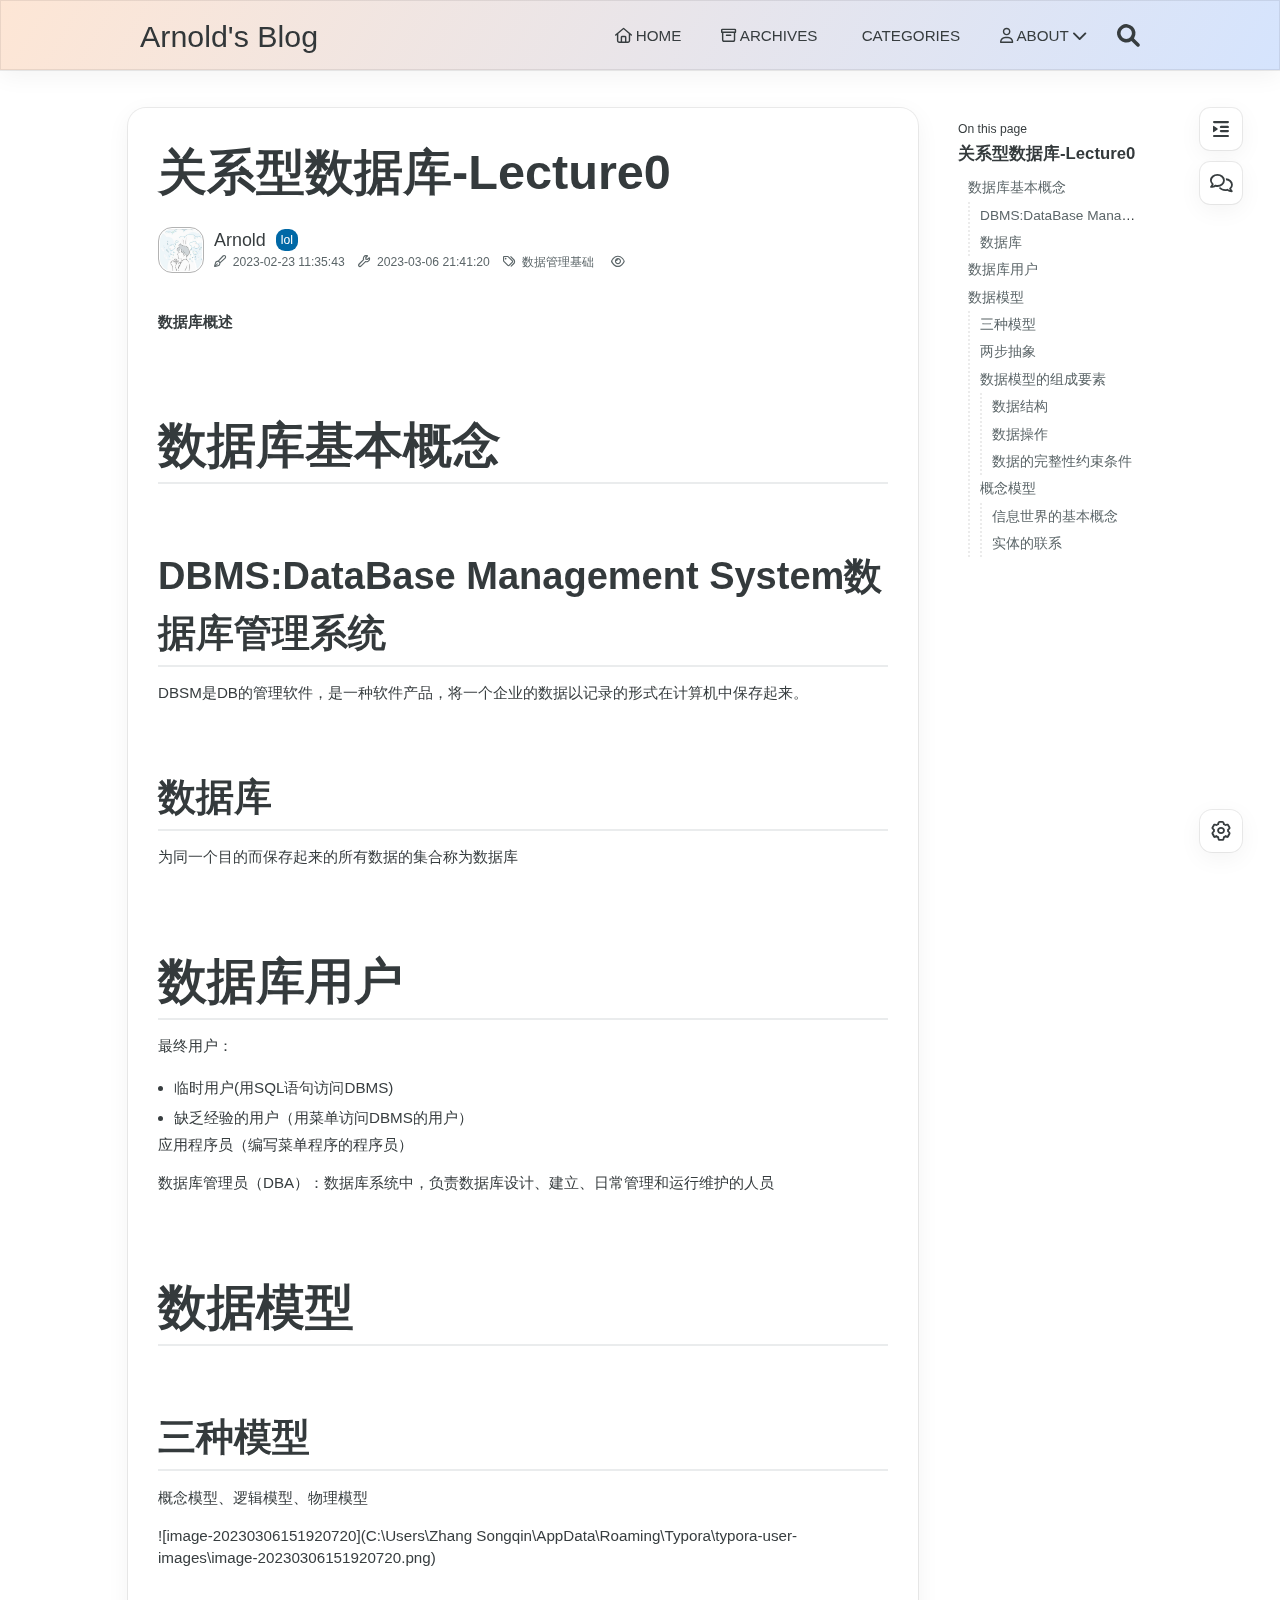
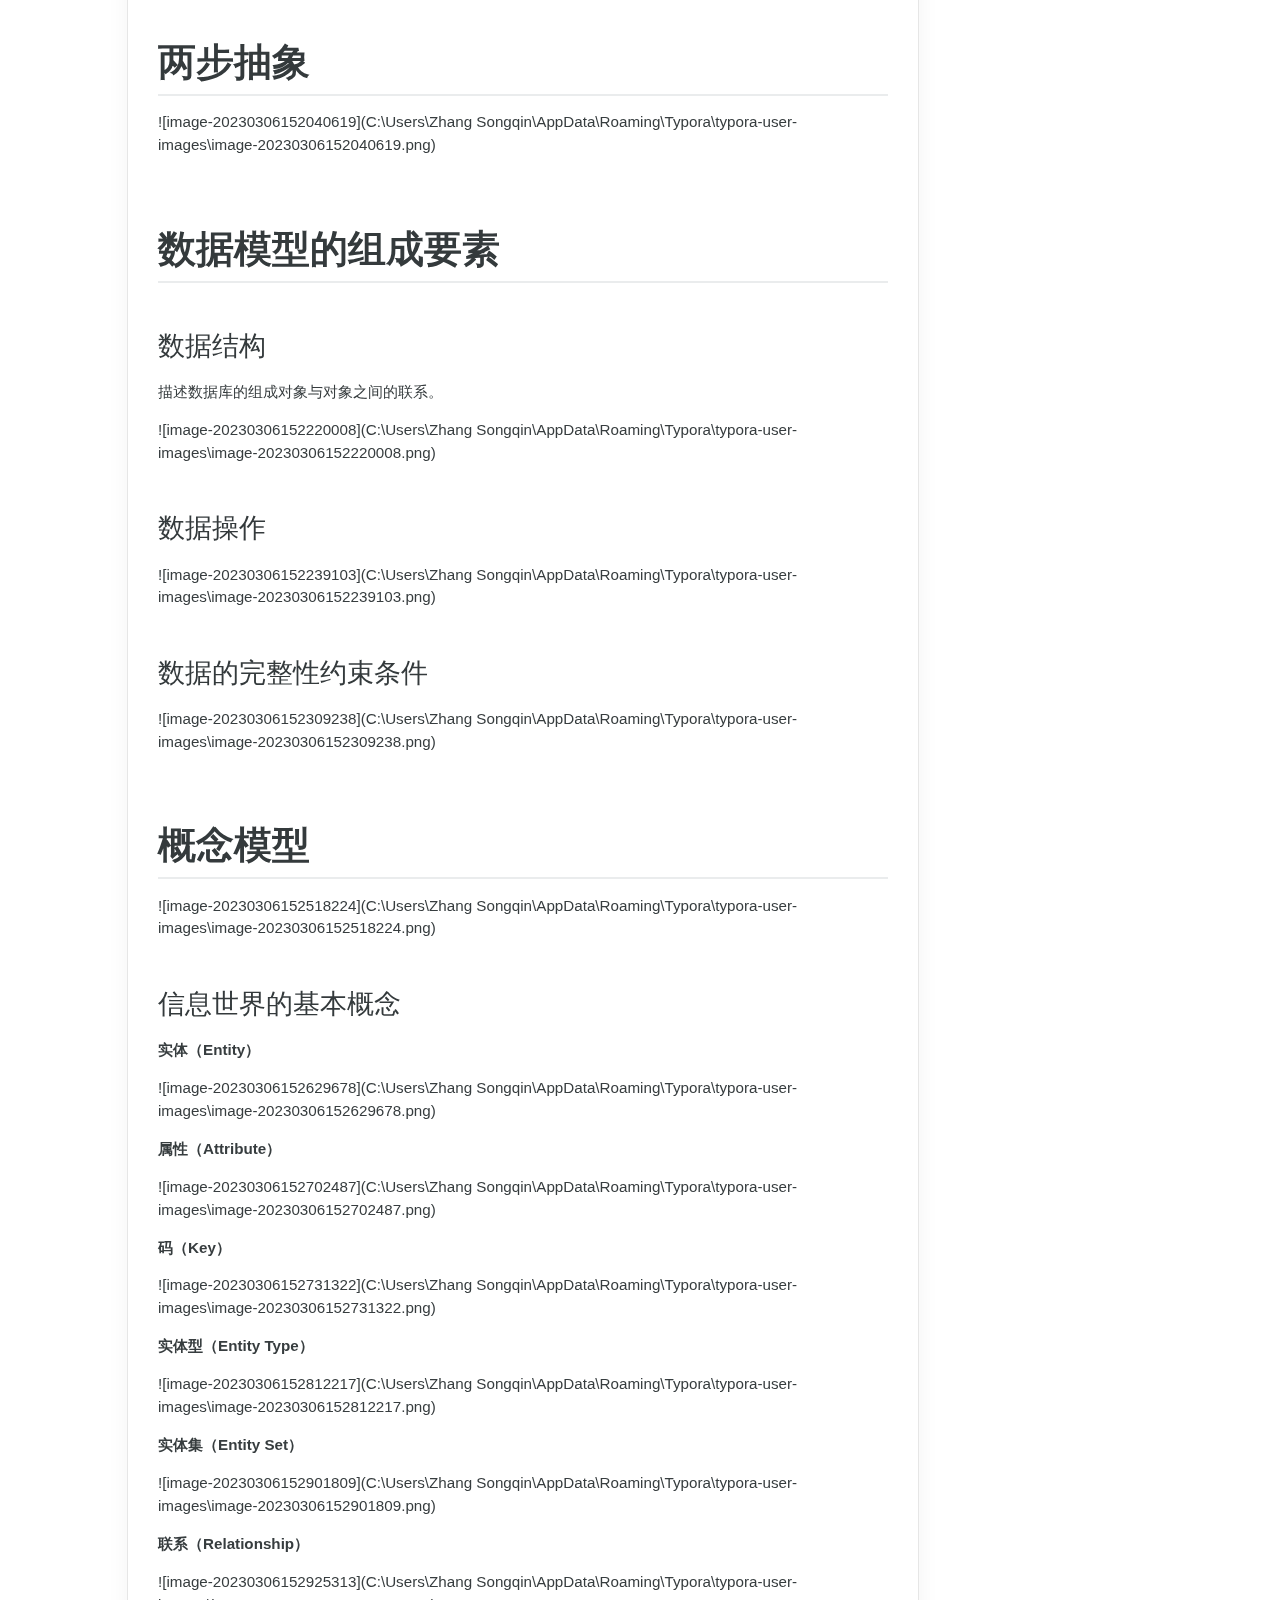
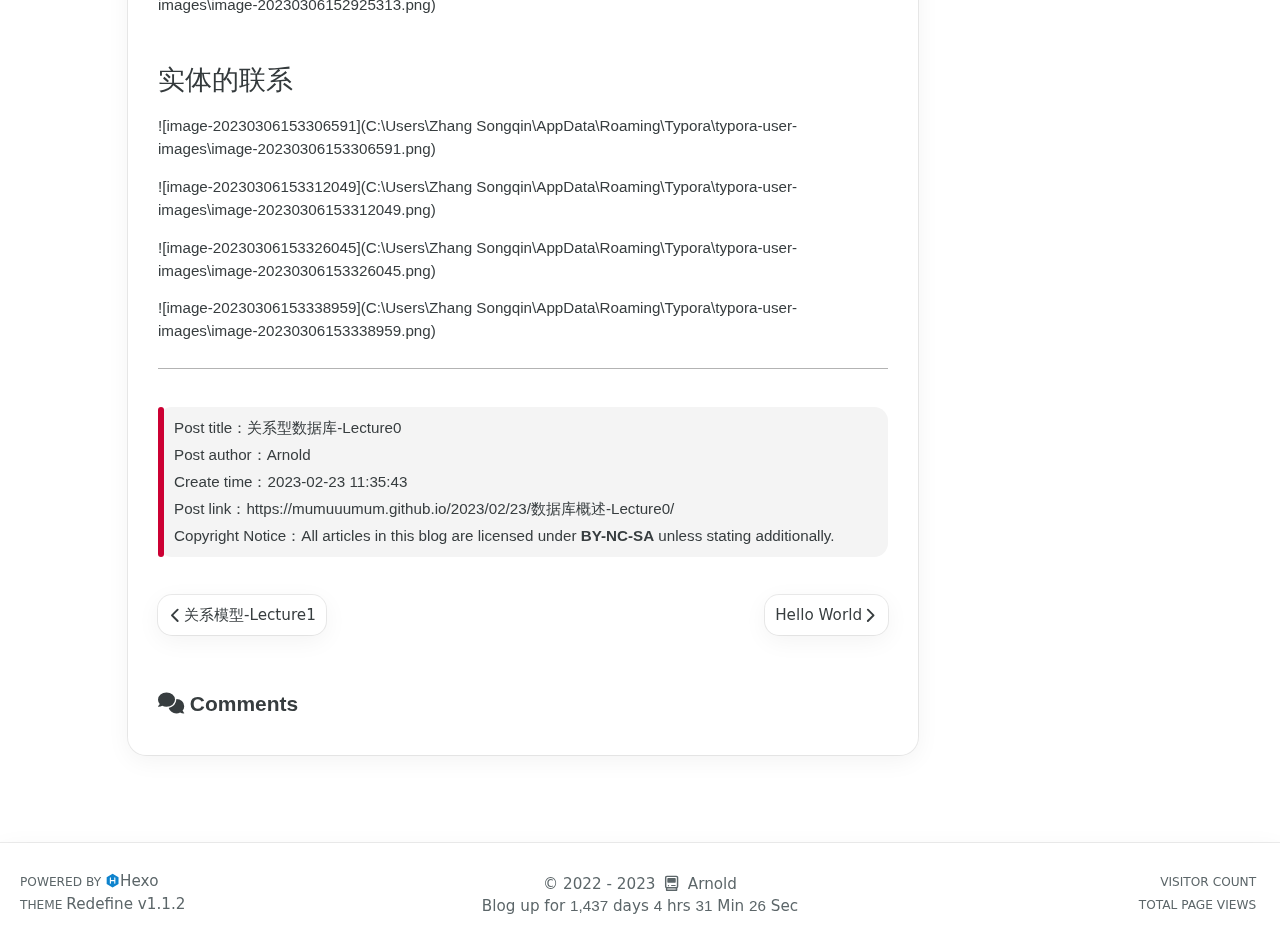
<file: 2023/02/23/数据库概述-Lecture0/index.html>
<!DOCTYPE html>
<html lang="en">
<head>
    <meta charset="utf-8">
    <meta name="viewport" content="width=device-width, initial-scale=1">
    <meta name="keywords" content="Hexo Theme Redefine">
    <meta name="description" content="Hexo Theme Redefine">
    <meta name="author" content="Arnold">
    <link rel="apple-touch-icon" sizes="180x180" href="/images/apple-touch-icon-redefine.png">
    <!--- Seo Part-->
    
    <link rel="canonical" href="http://example.com/2023/02/23/数据库概述-lecture0/"/>
    <meta name="robots" content="index,follow">
    <meta name="googlebot" content="index,follow">
    <meta name="revisit-after" content="1 days">
    <meta property="og:type" content="article">
    <meta property="og:title" content="关系型数据库-Lecture0">
    <meta property="og:description" content="Hexo Theme Redefine">
    <meta property="og:url" content="http://example.com2023/02/23/数据库概述-Lecture0/">
    <meta property="og:image" content="/images/head.jpg">
    <meta property="og:site_name" content="Arnold&#39;s Blog">
    <meta name="twitter:card" content="summary_large_image">
    <meta name="twitter:title" content="关系型数据库-Lecture0">
    <meta name="twitter:description" content="Hexo Theme Redefine">
    <meta name="twitter:image" content="/images/head.jpg">
    <!--- Icon Part-->
    <link rel="icon" type="image/png" href="/images/head.jpg" sizes="192x192">
    <link rel="apple-touch-icon" sizes="180x180" href="/images/head.jpg">
    <meta name="theme-color" content="#005080">
    <link rel="shortcut icon" href="/images/head.jpg">
    
    <title>
        
            关系型数据库-Lecture0 -
        
        Arnold&#39;s Blog
    </title>
    
<link rel="stylesheet" href="/css/style.css">

    
<link rel="stylesheet" href="/assets/fonts.css">

    
    
    
    
    <script id="hexo-configurations">
    let REDEFINE = window.REDEFINE || {};
    REDEFINE.hexo_config = {"hostname":"example.com","root":"/","language":"en","path":"search.xml"};
    REDEFINE.theme_config = {"toc":{"enable":true,"number":false,"expand_all":true,"init_open":true},"style":{"primary_color":"#005080","avatar":"/images/head.jpg","favicon":"/images/head.jpg","article_img_align":"center","right_side_width":"210px","content_max_width":"1000px","nav_color":{"left":"#f78736","right":"#367df7","transparency":35},"hover":{"shadow":true,"scale":false},"first_screen":{"enable":true,"background_image":{"light":"/images/night.jpg","dark":"/images/night.jpg"},"title_color":{"light":"#fff","dark":"#d1d1b6"},"description":"Kill the boy, and let the man born.","custom_font":{"enable":false,"font_family":null,"font_url":null}},"scroll":{"progress_bar":{"enable":true},"percent":{"enable":false}}},"local_search":{"enable":true,"preload":true},"code_block":{"copy":true,"style":"simple","custom_font":{"enable":false,"font_family":null,"font_url":null}},"pjax":{"enable":true},"lazyload":{"enable":true},"version":"1.1.2","friend_links":{"columns":2},"home_article":{"date_format":"auto","category":{"enable":true,"limit":3},"tag":{"enable":true,"limit":3}}};
    REDEFINE.language_ago = {"second":"%s seconds ago","minute":"%s minutes ago","hour":"%s hours ago","day":"%s days ago","week":"%s weeks ago","month":"%s months ago","year":"%s years ago"};
  </script>
    
    
<link rel="stylesheet" href="/fontawesome/fontawesome.min.css">

    
<link rel="stylesheet" href="/fontawesome/brands.min.css">

    
<link rel="stylesheet" href="/fontawesome/solid.min.css">

    
<link rel="stylesheet" href="/fontawesome/regular.min.css">

    
    
    
<meta name="generator" content="Hexo 6.3.0"></head>


<body>
<div class="progress-bar-container">
    
        <span class="scroll-progress-bar"></span>
    

    
        <span class="pjax-progress-bar"></span>
        <span class="pjax-progress-icon">
            <i class="fa-solid fa-circle-notch fa-spin"></i>
        </span>
    
</div>


<main class="page-container">

    

    <div class="page-main-content">

        <div class="page-main-content-top">
            <header class="menu-wrapper">
    
    <div class="menu-content">
        <div class="left">
            
            <a class="logo-title" href="/">
                
                Arnold&#39;s Blog
                
            </a>
        </div>

        <div class="right">
            <!-- PC -->
            <div class="pc">
                <ul class="menu-list">
                    
                        
                            <li class="menu-item">
                                <!-- Menu -->
                                <a class="" 
                                    href="/"  >
                                    
                                        
                                            <i class="fa-regular fa-house"></i>
                                        
                                        HOME
                                    
                                </a>
                                <!-- Submenu -->
                                
                            </li>
                    
                        
                            <li class="menu-item">
                                <!-- Menu -->
                                <a class="" 
                                    href="/archives"  >
                                    
                                        
                                            <i class="fa-regular fa-archive"></i>
                                        
                                        ARCHIVES
                                    
                                </a>
                                <!-- Submenu -->
                                
                            </li>
                    
                        
                            <li class="menu-item">
                                <!-- Menu -->
                                <a class="" 
                                    href="/categories"  >
                                    
                                        
                                            <i class="fa-regular fa-category"></i>
                                        
                                        CATEGORIES
                                    
                                </a>
                                <!-- Submenu -->
                                
                            </li>
                    
                        
                            <li class="menu-item">
                                <!-- Menu -->
                                <a class="has-dropdown" 
                                    href="#" onClick="return false;">
                                    
                                        
                                            <i class="fa-regular fa-user"></i>
                                        
                                        ABOUT&nbsp;<i class="fa-solid fa-chevron-down"></i>
                                    
                                </a>
                                <!-- Submenu -->
                                
                                    <ul class="sub-menu">
                                    
                                        <li>
                                        <a href="/about">ME
                                        </a>
                                        </li>
                                    
                                        <li>
                                        <a href="/friends">FRIENDS
                                        </a>
                                        </li>
                                    
                                    </ul>
                                
                            </li>
                    
                    
                        <li class="menu-item search search-popup-trigger">
                            <i class="fa-solid fa-magnifying-glass"></i>
                        </li>
                    
                </ul>
            </div>
            <!-- Mobile -->
            <div class="mobile">
                
                    <div class="icon-item search search-popup-trigger"><i class="fa-solid fa-magnifying-glass"></i></div>
                
                <div class="icon-item menu-bar">
                    <div class="menu-bar-middle"></div>
                </div>
            </div>
        </div>
    </div>

    <!-- Mobile drawer -->
    <div class="menu-drawer">
        <ul class="drawer-menu-list">
            
                
                    <li class="drawer-menu-item flex-center">
                        <a class="" 
                        href="/"  >
                             
                                
                                    <i class="fa-regular fa-house"></i>
                                
                                HOME
                            
                        </a>
                    </li>
                    <!-- Submenu -->
                    
            
                
                    <li class="drawer-menu-item flex-center">
                        <a class="" 
                        href="/archives"  >
                             
                                
                                    <i class="fa-regular fa-archive"></i>
                                
                                ARCHIVES
                            
                        </a>
                    </li>
                    <!-- Submenu -->
                    
            
                
                    <li class="drawer-menu-item flex-center">
                        <a class="" 
                        href="/categories"  >
                             
                                
                                    <i class="fa-regular fa-category"></i>
                                
                                CATEGORIES
                            
                        </a>
                    </li>
                    <!-- Submenu -->
                    
            
                
                    <li class="drawer-menu-item flex-center">
                        <a class="has-dropdown" 
                        href="#" onClick="return false;">
                            
                                
                                    <i class="fa-regular fa-user"></i>
                                
                                ABOUT&nbsp;<i class="fa-solid fa-chevron-down"></i>
                            
                        </a>
                    </li>
                    <!-- Submenu -->
                              
                        
                            <li class="dropdown-item flex-center">
                                <a class="dropdown-item" href="/about">ME</a>
                            </li>
                        
                            <li class="dropdown-item flex-center">
                                <a class="dropdown-item" href="/friends">FRIENDS</a>
                            </li>
                        
                    
            

        </ul>
    </div>

    <div class="window-mask"></div>

</header>


        </div>

        <div class="page-main-content-middle">

            <div class="main-content">

                
                    <div class="fade-in-down-animation">
    <div class="post-page-container">
        <div class="article-content-container">

            
            
                <div class="article-title">
                    <h1 class="article-title-regular">关系型数据库-Lecture0</h1>
                </div>
            
                
            

            
                <div class="article-header">
                    <div class="avatar">
                        <img src="/images/head.jpg">
                    </div>
                    <div class="info">
                        <div class="author">
                            <span class="name">Arnold</span>
                            
                                <span class="author-label">lol</span>
                            
                        </div>
                        <div class="meta-info">
                            <div class="article-meta-info">
    <span class="article-date article-meta-item">
        <i class="fa-regular fa-pen-fancy"></i>&nbsp;
        <span class="pc">2023-02-23 11:35:43</span>
        <span class="mobile">2023-02-23 11:35</span>
        <span class="hover-info">Created</span>
    </span>
    
        <span class="article-date article-meta-item">
            <i class="fa-regular fa-wrench"></i>&nbsp;
            <span class="pc">2023-03-06 21:41:20</span>
            <span class="mobile">2023-03-06 21:41</span>
            <span class="hover-info">Updated</span>
        </span>
    

    
    
        <span class="article-tags article-meta-item">
            <i class="fa-regular fa-tags"></i>&nbsp;
            <ul>
                
                    <li>
                        <a href="/tags/%E6%95%B0%E6%8D%AE%E7%AE%A1%E7%90%86%E5%9F%BA%E7%A1%80/">数据管理基础</a>&nbsp;
                    </li>
                
            </ul>
        </span>
    

    
    
    
    
        <span class="article-pv article-meta-item">
            <i class="fa-regular fa-eye"></i>&nbsp;<span id="busuanzi_value_page_pv"></span>
        </span>
    
</div>

                        </div>
                    </div>
                </div>
            

            <div class="article-content markdown-body">
                <p><strong>数据库概述</strong></p>
<h1 id="数据库基本概念"><a href="#数据库基本概念" class="headerlink" title="数据库基本概念"></a>数据库基本概念</h1><h2 id="DBMS-DataBase-Management-System数据库管理系统"><a href="#DBMS-DataBase-Management-System数据库管理系统" class="headerlink" title="DBMS:DataBase Management System数据库管理系统"></a>DBMS:DataBase Management System数据库管理系统</h2><p>DBSM是DB的管理软件，是一种软件产品，将一个企业的数据以记录的形式在计算机中保存起来。</p>
<h2 id="数据库"><a href="#数据库" class="headerlink" title="数据库"></a>数据库</h2><p>为同一个目的而保存起来的所有数据的集合称为数据库</p>
<h1 id="数据库用户"><a href="#数据库用户" class="headerlink" title="数据库用户"></a>数据库用户</h1><p>最终用户：</p>
<ul>
<li>临时用户(用SQL语句访问DBMS)</li>
<li>缺乏经验的用户（用菜单访问DBMS的用户）</li>
</ul>
<p>应用程序员（编写菜单程序的程序员）</p>
<p>数据库管理员（DBA）：数据库系统中，负责数据库设计、建立、日常管理和运行维护的人员</p>
<h1 id="数据模型"><a href="#数据模型" class="headerlink" title="数据模型"></a>数据模型</h1><h2 id="三种模型"><a href="#三种模型" class="headerlink" title="三种模型"></a>三种模型</h2><p>概念模型、逻辑模型、物理模型</p>
<p>![image-20230306151920720](C:\Users\Zhang Songqin\AppData\Roaming\Typora\typora-user-images\image-20230306151920720.png)</p>
<h2 id="两步抽象"><a href="#两步抽象" class="headerlink" title="两步抽象"></a>两步抽象</h2><p>![image-20230306152040619](C:\Users\Zhang Songqin\AppData\Roaming\Typora\typora-user-images\image-20230306152040619.png)</p>
<h2 id="数据模型的组成要素"><a href="#数据模型的组成要素" class="headerlink" title="数据模型的组成要素"></a>数据模型的组成要素</h2><h3 id="数据结构"><a href="#数据结构" class="headerlink" title="数据结构"></a>数据结构</h3><p>描述数据库的组成对象与对象之间的联系。</p>
<p>![image-20230306152220008](C:\Users\Zhang Songqin\AppData\Roaming\Typora\typora-user-images\image-20230306152220008.png)</p>
<h3 id="数据操作"><a href="#数据操作" class="headerlink" title="数据操作"></a>数据操作</h3><p>![image-20230306152239103](C:\Users\Zhang Songqin\AppData\Roaming\Typora\typora-user-images\image-20230306152239103.png)</p>
<h3 id="数据的完整性约束条件"><a href="#数据的完整性约束条件" class="headerlink" title="数据的完整性约束条件"></a>数据的完整性约束条件</h3><p>![image-20230306152309238](C:\Users\Zhang Songqin\AppData\Roaming\Typora\typora-user-images\image-20230306152309238.png)</p>
<h2 id="概念模型"><a href="#概念模型" class="headerlink" title="概念模型"></a>概念模型</h2><p>![image-20230306152518224](C:\Users\Zhang Songqin\AppData\Roaming\Typora\typora-user-images\image-20230306152518224.png)</p>
<h3 id="信息世界的基本概念"><a href="#信息世界的基本概念" class="headerlink" title="信息世界的基本概念"></a>信息世界的基本概念</h3><p><strong>实体（Entity）</strong></p>
<p>![image-20230306152629678](C:\Users\Zhang Songqin\AppData\Roaming\Typora\typora-user-images\image-20230306152629678.png)</p>
<p><strong>属性（Attribute）</strong></p>
<p>![image-20230306152702487](C:\Users\Zhang Songqin\AppData\Roaming\Typora\typora-user-images\image-20230306152702487.png)</p>
<p><strong>码（Key）</strong></p>
<p>![image-20230306152731322](C:\Users\Zhang Songqin\AppData\Roaming\Typora\typora-user-images\image-20230306152731322.png)</p>
<p><strong>实体型（Entity Type）</strong></p>
<p>![image-20230306152812217](C:\Users\Zhang Songqin\AppData\Roaming\Typora\typora-user-images\image-20230306152812217.png)</p>
<p><strong>实体集（Entity Set）</strong></p>
<p>![image-20230306152901809](C:\Users\Zhang Songqin\AppData\Roaming\Typora\typora-user-images\image-20230306152901809.png)</p>
<p><strong>联系（Relationship）</strong> </p>
<p>![image-20230306152925313](C:\Users\Zhang Songqin\AppData\Roaming\Typora\typora-user-images\image-20230306152925313.png)</p>
<h3 id="实体的联系"><a href="#实体的联系" class="headerlink" title="实体的联系"></a>实体的联系</h3><p>![image-20230306153306591](C:\Users\Zhang Songqin\AppData\Roaming\Typora\typora-user-images\image-20230306153306591.png)</p>
<p>![image-20230306153312049](C:\Users\Zhang Songqin\AppData\Roaming\Typora\typora-user-images\image-20230306153312049.png)</p>
<p>![image-20230306153326045](C:\Users\Zhang Songqin\AppData\Roaming\Typora\typora-user-images\image-20230306153326045.png)</p>
<p>![image-20230306153338959](C:\Users\Zhang Songqin\AppData\Roaming\Typora\typora-user-images\image-20230306153338959.png)</p>

            </div>

            
                <div class="post-copyright-info">
                    <div class="article-copyright-info-container">
    <ul>
        <li>Post title：关系型数据库-Lecture0</li>
        <li>Post author：Arnold</li>
        <li>Create time：2023-02-23 11:35:43</li>
        <li>
            Post link：https://mumuuumum.github.io/2023/02/23/数据库概述-Lecture0/
        </li>
        <li>
            Copyright Notice：All articles in this blog are licensed under <a class="license" target="_blank" rel="noopener" href="https://creativecommons.org/licenses/by-nc-sa/4.0/deed.zh">BY-NC-SA</a> unless stating additionally.
        </li>
    </ul>
</div>

                </div>
            

            
                <ul class="post-tags-box">
                    
                        <li class="tag-item">
                            <a href="/tags/%E6%95%B0%E6%8D%AE%E7%AE%A1%E7%90%86%E5%9F%BA%E7%A1%80/">#数据管理基础</a>&nbsp;
                        </li>
                    
                </ul>
            

            

            
                <div class="article-nav">
                    
                        <div class="article-prev">
                            <a class="prev"
                            rel="prev"
                            href="/2023/02/23/%E5%85%B3%E7%B3%BB%E6%A8%A1%E5%9E%8B-Lecture1/"
                            >
                                <span class="left arrow-icon flex-center">
                                    <i class="fa-solid fa-chevron-left"></i>
                                </span>
                                <span class="title flex-center">
                                    <span class="post-nav-title-item">关系模型-Lecture1</span>
                                    <span class="post-nav-item">Prev posts</span>
                                </span>
                            </a>
                        </div>
                    
                    
                        <div class="article-next">
                            <a class="next"
                            rel="next"
                            href="/2023/02/22/hello-world/"
                            >
                                <span class="title flex-center">
                                    <span class="post-nav-title-item">Hello World</span>
                                    <span class="post-nav-item">Next posts</span>
                                </span>
                                <span class="right arrow-icon flex-center">
                                    <i class="fa-solid fa-chevron-right"></i>
                                </span>
                            </a>
                        </div>
                    
                </div>
            


            
                <div class="comment-container">
                    <div class="comments-container">
    <div id="comment-anchor"></div>
    <div class="comment-area-title">
        <i class="fa-solid fa-comments"></i>&nbsp;Comments
    </div>
    

        
            

        
    
</div>

                </div>
            
        </div>

        
            <div class="toc-content-container">
                <div class="post-toc-wrap">
    <div class="post-toc">
        <div class="toc-title">On this page</div>
        <div class="page-title">关系型数据库-Lecture0</div>
        <ol class="nav"><li class="nav-item nav-level-1"><a class="nav-link" href="#%E6%95%B0%E6%8D%AE%E5%BA%93%E5%9F%BA%E6%9C%AC%E6%A6%82%E5%BF%B5"><span class="nav-text">数据库基本概念</span></a><ol class="nav-child"><li class="nav-item nav-level-2"><a class="nav-link" href="#DBMS-DataBase-Management-System%E6%95%B0%E6%8D%AE%E5%BA%93%E7%AE%A1%E7%90%86%E7%B3%BB%E7%BB%9F"><span class="nav-text">DBMS:DataBase Management System数据库管理系统</span></a></li><li class="nav-item nav-level-2"><a class="nav-link" href="#%E6%95%B0%E6%8D%AE%E5%BA%93"><span class="nav-text">数据库</span></a></li></ol></li><li class="nav-item nav-level-1"><a class="nav-link" href="#%E6%95%B0%E6%8D%AE%E5%BA%93%E7%94%A8%E6%88%B7"><span class="nav-text">数据库用户</span></a></li><li class="nav-item nav-level-1"><a class="nav-link" href="#%E6%95%B0%E6%8D%AE%E6%A8%A1%E5%9E%8B"><span class="nav-text">数据模型</span></a><ol class="nav-child"><li class="nav-item nav-level-2"><a class="nav-link" href="#%E4%B8%89%E7%A7%8D%E6%A8%A1%E5%9E%8B"><span class="nav-text">三种模型</span></a></li><li class="nav-item nav-level-2"><a class="nav-link" href="#%E4%B8%A4%E6%AD%A5%E6%8A%BD%E8%B1%A1"><span class="nav-text">两步抽象</span></a></li><li class="nav-item nav-level-2"><a class="nav-link" href="#%E6%95%B0%E6%8D%AE%E6%A8%A1%E5%9E%8B%E7%9A%84%E7%BB%84%E6%88%90%E8%A6%81%E7%B4%A0"><span class="nav-text">数据模型的组成要素</span></a><ol class="nav-child"><li class="nav-item nav-level-3"><a class="nav-link" href="#%E6%95%B0%E6%8D%AE%E7%BB%93%E6%9E%84"><span class="nav-text">数据结构</span></a></li><li class="nav-item nav-level-3"><a class="nav-link" href="#%E6%95%B0%E6%8D%AE%E6%93%8D%E4%BD%9C"><span class="nav-text">数据操作</span></a></li><li class="nav-item nav-level-3"><a class="nav-link" href="#%E6%95%B0%E6%8D%AE%E7%9A%84%E5%AE%8C%E6%95%B4%E6%80%A7%E7%BA%A6%E6%9D%9F%E6%9D%A1%E4%BB%B6"><span class="nav-text">数据的完整性约束条件</span></a></li></ol></li><li class="nav-item nav-level-2"><a class="nav-link" href="#%E6%A6%82%E5%BF%B5%E6%A8%A1%E5%9E%8B"><span class="nav-text">概念模型</span></a><ol class="nav-child"><li class="nav-item nav-level-3"><a class="nav-link" href="#%E4%BF%A1%E6%81%AF%E4%B8%96%E7%95%8C%E7%9A%84%E5%9F%BA%E6%9C%AC%E6%A6%82%E5%BF%B5"><span class="nav-text">信息世界的基本概念</span></a></li><li class="nav-item nav-level-3"><a class="nav-link" href="#%E5%AE%9E%E4%BD%93%E7%9A%84%E8%81%94%E7%B3%BB"><span class="nav-text">实体的联系</span></a></li></ol></li></ol></li></ol>

    </div>
</div>
            </div>
        
    </div>
</div>


                

            </div>



        </div>

        <div class="page-main-content-bottom">
            <footer class="footer">
    <div class="info-container">
        <div class="copyright-info">
            &copy;
            
              <span>2022</span>
              -
            
            2023&nbsp;&nbsp;<i class="fa-regular fa-computer-classic"></i>&nbsp;&nbsp;<a href="/">Arnold</a>
        </div>
        
            <script async data-pjax src="//busuanzi.ibruce.info/busuanzi/2.3/busuanzi.pure.mini.js"></script>
            <div class="website-count info-item">
                
                    <span id="busuanzi_container_site_uv" class="busuanzi_container_site_uv">
                        VISITOR COUNT&nbsp;<span id="busuanzi_value_site_uv" class="busuanzi_value_site_uv"></span>
                    </span>
                
                
                    <span id="busuanzi_container_site_pv" class="busuanzi_container_site_pv">
                        TOTAL PAGE VIEWS&nbsp;<span id="busuanzi_value_site_pv" class="busuanzi_value_site_pv"></span>
                    </span>
                
            </div>
        
        <div class="theme-info info-item">
            <span class="powered-by-container">POWERED BY <?xml version="1.0" encoding="utf-8"?><!DOCTYPE svg PUBLIC "-//W3C//DTD SVG 1.1//EN" "http://www.w3.org/Graphics/SVG/1.1/DTD/svg11.dtd"><svg version="1.1" id="圖層_1" xmlns="http://www.w3.org/2000/svg" xmlns:xlink="http://www.w3.org/1999/xlink" x="0px" y="0px" width="1rem" height="1rem" viewBox="0 0 512 512" enable-background="new 0 0 512 512" xml:space="preserve"><path fill="#0E83CD" d="M256.4,25.8l-200,115.5L56,371.5l199.6,114.7l200-115.5l0.4-230.2L256.4,25.8z M349,354.6l-18.4,10.7l-18.6-11V275H200v79.6l-18.4,10.7l-18.6-11v-197l18.5-10.6l18.5,10.8V237h112v-79.6l18.5-10.6l18.5,10.8V354.6z"/></svg><a target="_blank" href="https://hexo.io">Hexo</a></span>
                <br> 
            <span class="theme-version-container">THEME&nbsp;<a class="theme-version" target="_blank" href="https://github.com/EvanNotFound/hexo-theme-redefine">Redefine v1.1.2</a>
        </div>
        
        
        
            <div id="start_time_div" style="display:none">
                2022/8/17 11:45:14
            </div>
            <div>
                Blog up for <span class="odometer" id="runtime_days" ></span> days <span class="odometer" id="runtime_hours"></span> hrs <span class="odometer" id="runtime_minutes"></span> Min <span class="odometer" id="runtime_seconds"></span> Sec
            </div>
        
        
        
            <script async data-pjax>
                try {
                    function odometer_init() {
                    const elements = document.querySelectorAll('.odometer');
                    elements.forEach(el => {
                        new Odometer({
                            el,
                            format: '( ddd).dd',
                            duration: 200
                        });
                    });
                    }
                    odometer_init();
                } catch (error) {}
            </script>
        
        
        
    </div>  
</footer>
        </div>
    </div>

    
        <div class="post-tools">
            <div class="post-tools-container">
    <ul class="tools-list">
        <!-- TOC aside toggle -->
        
            <li class="right-bottom-tools page-aside-toggle">
                <i class="fa-regular fa-outdent"></i>
            </li>
        

        <!-- go comment -->
        
            <li class="go-comment">
                <i class="fa-regular fa-comments"></i>
            </li>
        
    </ul>
</div>

        </div>
    

    <div class="right-bottom-side-tools">
        <div class="side-tools-container">
    <ul class="unfolded-tools-list">
        <li class="right-bottom-tools tool-font-adjust-plus flex-center">
            <i class="fa-regular fa-magnifying-glass-plus"></i>
        </li>

        <li class="right-bottom-tools tool-font-adjust-minus flex-center">
            <i class="fa-regular fa-magnifying-glass-minus"></i>
        </li>

        <li class="right-bottom-tools tool-expand-width flex-center">
            <i class="fa-regular fa-expand"></i>
        </li>

        <li class="right-bottom-tools tool-dark-light-toggle flex-center">
            <i class="fa-regular fa-moon"></i>
        </li>

        <!-- rss -->
        

        
            <li class="right-bottom-tools tool-scroll-to-top flex-center">
                <i class="fa-regular fa-arrow-up"></i>
            </li>
        

        <li class="right-bottom-tools tool-scroll-to-bottom flex-center">
            <i class="fa-regular fa-arrow-down"></i>
        </li>
    </ul>

    <ul class="folded-tools-list">
        <li class="right-bottom-tools tool-toggle-show flex-center">
            <i class="fa-regular fa-cog fa-spin"></i>
        </li>
        
    </ul>
</div>

    </div>

    <div class="image-viewer-container">
    <img src="">
</div>


    
        <div class="search-pop-overlay">
    <div class="popup search-popup">
        <div class="search-header">
          <span class="search-input-field-pre">
            <i class="fa-solid fa-keyboard"></i>
          </span>
            <div class="search-input-container">
                <input autocomplete="off"
                       autocorrect="off"
                       autocapitalize="off"
                       placeholder="Search..."
                       spellcheck="false"
                       type="search"
                       class="search-input"
                >
            </div>
            <span class="popup-btn-close">
                <i class="fa-solid fa-times"></i>
            </span>
        </div>
        <div id="search-result">
            <div id="no-result">
                <i class="fa-solid fa-spinner fa-spin-pulse fa-5x fa-fw"></i>
            </div>
        </div>
    </div>
</div>

    


</main>




<script src="/js/utils.js"></script>

<script src="/js/main.js"></script>

<script src="/js/layouts/menu-shrink.js"></script>

<script src="/js/tools/go-top-bottom.js"></script>

<script src="/js/tools/dark-light-toggle.js"></script>



    
<script src="/js/tools/local-search.js"></script>




    
<script src="/js/tools/code-block.js"></script>




    
<script src="/js/layouts/lazyload.js"></script>




    
<script src="/js/tools/runtime.js"></script>

    
<script src="/js/layouts/odometer.min.js"></script>

    
<link rel="stylesheet" href="/assets/odometer-theme-minimal.css">



<div class="post-scripts pjax">
    
        
<script src="/js/tools/toc-toggle.js"></script>

<script src="/js/libs/anime.min.js"></script>

<script src="/js/layouts/toc.js"></script>

<script src="/js/plugins/tabs.js"></script>

    
    
</div>


    
<script src="/js/libs/pjax.min.js"></script>

<script>
    window.addEventListener('DOMContentLoaded', () => {
        window.pjax = new Pjax({
            selectors: [
                'head title',
                '.page-container',
                '.pjax'
            ],
            history: true,
            debug: false,
            cacheBust: false,
            timeout: 0,
            analytics: false,
            currentUrlFullReload: false,
            scrollRestoration: false,
            // scrollTo: true,
        });

        document.addEventListener('pjax:send', () => {
            REDEFINE.utils.pjaxProgressBarStart();
        });

        document.addEventListener('pjax:complete', () => {
            REDEFINE.utils.pjaxProgressBarEnd();
            window.pjax.executeScripts(document.querySelectorAll('script[data-pjax], .pjax script'));
            REDEFINE.refresh();
        });
    });
</script>



</body>
</html>
</file>
<file: css/style.css>
:root {
  --background-color: #fff;
  --background-color-transparent: rgba(255,255,255,0.6);
  --second-background-color: #fafafa;
  --third-background-color: #f4f4f4;
  --primary-color: #005080;
  --first-text-color: #323739;
  --second-text-color: #343a3c;
  --third-text-color: #5c6669;
  --fourth-text-color: #eaeced;
  --default-text-color: #373d3f;
  --border-color: #b3b3b3;
  --selection-color: #0068a6;
  --shadow-color-1: rgba(0,0,0,0.08);
  --shadow-color-2: rgba(0,0,0,0.05);
  --shadow-hover-color: rgba(0,0,0,0.28);
  --scrollbar-color: #c1c1c1;
  --scrollbar-color-hover: #a1a1a1;
  --scroll-bar-bg-color: #fafafa;
  --link-color: #323739;
  --copyright-info-color: #c03;
  --avatar-background-color: #06c;
  --pjax-progress-bar-color: linear-gradient(45deg, #f10006, #ef5b00, #e59c01, #19ca05, #00cab5, #0264c8, #c303c3);
  --note-blue-title-bg: #d6f7fb;
  --note-red-title-bg: #fde9e9;
  --note-cyan-title-bg: #e9fdf9;
  --note-green-title-bg: #e9fde9;
  --note-yellow-title-bg: #fdf9e9;
  --note-gray-title-bg: #f9f9f9;
  --note-type-title-bg: #fdf3e9;
  --note-black-title-bg: #e9e9e9;
  --note-purple-title-bg: #f9e9fd;
  --first-screen-text-color: #fff;
  --first-screen-icons-container-border-color: rgba(255,255,255,0.35);
  --first-screen-icons-container-background-color: rgba(255,255,255,0.3);
  --redefine-box-shadow: var(--shadow-color-2) 0px 6px 24px 0px, var(--shadow-color-1) 0px 0px 0px 1px;
  --redefine-box-shadow-hover: var(--shadow-color-2) 0px 6px 24px 0px, var(--shadow-color-1) 0px 0px 0px 1px, var(--shadow-color-1) 0px 0px 0px 1px inset;
  --redefine-box-shadow-flat: var(--shadow-color-2) 0px 1px 4px 0px, var(--shadow-color-1) 0px 0px 0px 1px;
  --redefine-box-shadow-flat-hover: var(--shadow-color-2) 0px 1px 4px 0px, var(--shadow-color-1) 0px 0px 0px 1px, var(--shadow-color-1) 0px 0px 0px 1px inset;
  --mermaid-theme: '';
}
@media (prefers-color-scheme: light) {
  :root {
    --background-color: #fff;
    --background-color-transparent: rgba(255,255,255,0.6);
    --second-background-color: #fafafa;
    --third-background-color: #f4f4f4;
    --primary-color: #005080;
    --first-text-color: #323739;
    --second-text-color: #343a3c;
    --third-text-color: #5c6669;
    --fourth-text-color: #eaeced;
    --default-text-color: #373d3f;
    --border-color: #b3b3b3;
    --selection-color: #0068a6;
    --shadow-color-1: rgba(0,0,0,0.08);
    --shadow-color-2: rgba(0,0,0,0.05);
    --shadow-hover-color: rgba(0,0,0,0.28);
    --scrollbar-color: #c1c1c1;
    --scrollbar-color-hover: #a1a1a1;
    --scroll-bar-bg-color: #fafafa;
    --link-color: #323739;
    --copyright-info-color: #c03;
    --avatar-background-color: #06c;
    --pjax-progress-bar-color: linear-gradient(45deg, #f10006, #ef5b00, #e59c01, #19ca05, #00cab5, #0264c8, #c303c3);
    --note-blue-title-bg: #d6f7fb;
    --note-red-title-bg: #fde9e9;
    --note-cyan-title-bg: #e9fdf9;
    --note-green-title-bg: #e9fde9;
    --note-yellow-title-bg: #fdf9e9;
    --note-gray-title-bg: #f9f9f9;
    --note-type-title-bg: #fdf3e9;
    --note-black-title-bg: #e9e9e9;
    --note-purple-title-bg: #f9e9fd;
    --first-screen-text-color: #fff;
    --first-screen-icons-container-border-color: rgba(255,255,255,0.35);
    --first-screen-icons-container-background-color: rgba(255,255,255,0.3);
    --redefine-box-shadow: var(--shadow-color-2) 0px 6px 24px 0px, var(--shadow-color-1) 0px 0px 0px 1px;
    --redefine-box-shadow-hover: var(--shadow-color-2) 0px 6px 24px 0px, var(--shadow-color-1) 0px 0px 0px 1px, var(--shadow-color-1) 0px 0px 0px 1px inset;
    --redefine-box-shadow-flat: var(--shadow-color-2) 0px 1px 4px 0px, var(--shadow-color-1) 0px 0px 0px 1px;
    --redefine-box-shadow-flat-hover: var(--shadow-color-2) 0px 1px 4px 0px, var(--shadow-color-1) 0px 0px 0px 1px, var(--shadow-color-1) 0px 0px 0px 1px inset;
    --mermaid-theme: '';
  }
}
@media (prefers-color-scheme: dark) {
  :root {
    --background-color: #202124;
    --background-color-transparent: rgba(32,33,36,0.4);
    --second-background-color: #242529;
    --third-background-color: #292b2f;
    --primary-color: #005080;
    --first-text-color: #d2d2d7;
    --second-text-color: #cbcbd1;
    --third-text-color: #9595a2;
    --fourth-text-color: #242429;
    --default-text-color: #bebec6;
    --border-color: #4a4c53;
    --selection-color: #0068a6;
    --shadow-color-1: rgba(255,255,255,0.08);
    --shadow-color-2: rgba(255,255,255,0.05);
    --shadow-hover-color: rgba(69,69,69,0.28);
    --scrollbar-color: #898989;
    --scrollbar-color-hover: #a1a1a1;
    --scroll-bar-bg-color: #2a2c30;
    --link-color: #c5c5cc;
    --copyright-info-color: #a30029;
    --avatar-background-color: #005cb8;
    --pjax-progress-bar-color: linear-gradient(45deg, #ea404a, #ea722f, #e9a71f, #67e559, #18ecec, #1b85f1, #ee1dee);
    --note-blue-title-bg: #1e3e46;
    --note-red-title-bg: #4e1e1e;
    --note-cyan-title-bg: #1e4e4e;
    --note-green-title-bg: #1e4e1e;
    --note-yellow-title-bg: #4e4e1e;
    --note-gray-title-bg: #4e4e4e;
    --note-type-title-bg: #4e3a1e;
    --note-black-title-bg: #1e1e1e;
    --note-purple-title-bg: #4e1e4e;
    --first-screen-text-color: #d1d1b6;
    --first-screen-icons-container-border-color: rgba(197,197,197,0.35);
    --first-screen-icons-container-background-color: rgba(197,197,197,0.3);
    --redefine-box-shadow: var(--shadow-color-2) 0px 6px 24px 0px, var(--shadow-color-1) 0px 0px 0px 1px;
    --redefine-box-shadow-hover: var(--shadow-color-2) 0px 6px 24px 0px, var(--shadow-color-1) 0px 0px 0px 1px, var(--shadow-color-1) 0px 0px 0px 1px inset;
    --redefine-box-shadow-flat: var(--shadow-color-2) 0px 1px 4px 0px, var(--shadow-color-1) 0px 0px 0px 1px;
    --redefine-box-shadow-flat-hover: var(--shadow-color-2) 0px 1px 4px 0px, var(--shadow-color-1) 0px 0px 0px 1px, var(--shadow-color-1) 0px 0px 0px 1px inset;
    --mermaid-theme: '';
  }
}
.light-mode {
  --background-color: #fff;
  --background-color-transparent: rgba(255,255,255,0.6);
  --second-background-color: #fafafa;
  --third-background-color: #f4f4f4;
  --primary-color: #005080;
  --first-text-color: #323739;
  --second-text-color: #343a3c;
  --third-text-color: #5c6669;
  --fourth-text-color: #eaeced;
  --default-text-color: #373d3f;
  --border-color: #b3b3b3;
  --selection-color: #0068a6;
  --shadow-color-1: rgba(0,0,0,0.08);
  --shadow-color-2: rgba(0,0,0,0.05);
  --shadow-hover-color: rgba(0,0,0,0.28);
  --scrollbar-color: #c1c1c1;
  --scrollbar-color-hover: #a1a1a1;
  --scroll-bar-bg-color: #fafafa;
  --link-color: #323739;
  --copyright-info-color: #c03;
  --avatar-background-color: #06c;
  --pjax-progress-bar-color: linear-gradient(45deg, #f10006, #ef5b00, #e59c01, #19ca05, #00cab5, #0264c8, #c303c3);
  --note-blue-title-bg: #d6f7fb;
  --note-red-title-bg: #fde9e9;
  --note-cyan-title-bg: #e9fdf9;
  --note-green-title-bg: #e9fde9;
  --note-yellow-title-bg: #fdf9e9;
  --note-gray-title-bg: #f9f9f9;
  --note-type-title-bg: #fdf3e9;
  --note-black-title-bg: #e9e9e9;
  --note-purple-title-bg: #f9e9fd;
  --first-screen-text-color: #fff;
  --first-screen-icons-container-border-color: rgba(255,255,255,0.35);
  --first-screen-icons-container-background-color: rgba(255,255,255,0.3);
  --redefine-box-shadow: var(--shadow-color-2) 0px 6px 24px 0px, var(--shadow-color-1) 0px 0px 0px 1px;
  --redefine-box-shadow-hover: var(--shadow-color-2) 0px 6px 24px 0px, var(--shadow-color-1) 0px 0px 0px 1px, var(--shadow-color-1) 0px 0px 0px 1px inset;
  --redefine-box-shadow-flat: var(--shadow-color-2) 0px 1px 4px 0px, var(--shadow-color-1) 0px 0px 0px 1px;
  --redefine-box-shadow-flat-hover: var(--shadow-color-2) 0px 1px 4px 0px, var(--shadow-color-1) 0px 0px 0px 1px, var(--shadow-color-1) 0px 0px 0px 1px inset;
  --mermaid-theme: '';
}
.dark-mode {
  --background-color: #202124;
  --background-color-transparent: rgba(32,33,36,0.4);
  --second-background-color: #242529;
  --third-background-color: #292b2f;
  --primary-color: #005080;
  --first-text-color: #d2d2d7;
  --second-text-color: #cbcbd1;
  --third-text-color: #9595a2;
  --fourth-text-color: #242429;
  --default-text-color: #bebec6;
  --border-color: #4a4c53;
  --selection-color: #0068a6;
  --shadow-color-1: rgba(255,255,255,0.08);
  --shadow-color-2: rgba(255,255,255,0.05);
  --shadow-hover-color: rgba(69,69,69,0.28);
  --scrollbar-color: #898989;
  --scrollbar-color-hover: #a1a1a1;
  --scroll-bar-bg-color: #2a2c30;
  --link-color: #c5c5cc;
  --copyright-info-color: #a30029;
  --avatar-background-color: #005cb8;
  --pjax-progress-bar-color: linear-gradient(45deg, #ea404a, #ea722f, #e9a71f, #67e559, #18ecec, #1b85f1, #ee1dee);
  --note-blue-title-bg: #1e3e46;
  --note-red-title-bg: #4e1e1e;
  --note-cyan-title-bg: #1e4e4e;
  --note-green-title-bg: #1e4e1e;
  --note-yellow-title-bg: #4e4e1e;
  --note-gray-title-bg: #4e4e4e;
  --note-type-title-bg: #4e3a1e;
  --note-black-title-bg: #1e1e1e;
  --note-purple-title-bg: #4e1e4e;
  --first-screen-text-color: #d1d1b6;
  --first-screen-icons-container-border-color: rgba(197,197,197,0.35);
  --first-screen-icons-container-background-color: rgba(197,197,197,0.3);
  --redefine-box-shadow: var(--shadow-color-2) 0px 6px 24px 0px, var(--shadow-color-1) 0px 0px 0px 1px;
  --redefine-box-shadow-hover: var(--shadow-color-2) 0px 6px 24px 0px, var(--shadow-color-1) 0px 0px 0px 1px, var(--shadow-color-1) 0px 0px 0px 1px inset;
  --redefine-box-shadow-flat: var(--shadow-color-2) 0px 1px 4px 0px, var(--shadow-color-1) 0px 0px 0px 1px;
  --redefine-box-shadow-flat-hover: var(--shadow-color-2) 0px 1px 4px 0px, var(--shadow-color-1) 0px 0px 0px 1px, var(--shadow-color-1) 0px 0px 0px 1px inset;
  --mermaid-theme: '';
}
.fade-in-down-animation {
  animation-fill-mode: both;
  animation-duration: 1s;
  animation-name: fade-in-down;
  will-change: transform;
}
.title-hover-animation {
  display: inline-block;
  position: relative;
  border-bottom: none;
  line-height: 1.3;
  vertical-align: top;
  color: var(--second-text-color);
}
.title-hover-animation::before {
  content: "";
  position: absolute;
  width: 100%;
  height: 2px;
  bottom: -4px;
  left: 0;
  background-color: var(--second-text-color);
  visibility: hidden;
  transform: scaleX(0);
  transition-property: color, background, box-shadow, border-color, visibility, transform;
  transition-delay: 0s, 0s, 0s, 0s, 0s, 0s;
  transition-duration: 0.2s, 0.2s, 0.2s, 0.2s, 0.2s, 0.2s;
  transition-timing-function: ease, ease, ease, ease, ease-in-out, ease-in-out;
}
@-moz-keyframes fade-in-down {
  0% {
    opacity: 0;
    transform: translateY(-50px);
  }
  100% {
    opacity: 1;
    transform: translateY(0);
  }
}
@-webkit-keyframes fade-in-down {
  0% {
    opacity: 0;
    transform: translateY(-50px);
  }
  100% {
    opacity: 1;
    transform: translateY(0);
  }
}
@-o-keyframes fade-in-down {
  0% {
    opacity: 0;
    transform: translateY(-50px);
  }
  100% {
    opacity: 1;
    transform: translateY(0);
  }
}
@keyframes fade-in-down {
  0% {
    opacity: 0;
    transform: translateY(-50px);
  }
  100% {
    opacity: 1;
    transform: translateY(0);
  }
}
@-moz-keyframes icon-animate {
  0%, 100% {
    transform: scale(1);
  }
  10%, 30% {
    transform: scale(0.88);
  }
  20%, 40%, 60%, 80% {
    transform: scale(1.08);
  }
  50%, 70% {
    transform: scale(1.08);
  }
}
@-webkit-keyframes icon-animate {
  0%, 100% {
    transform: scale(1);
  }
  10%, 30% {
    transform: scale(0.88);
  }
  20%, 40%, 60%, 80% {
    transform: scale(1.08);
  }
  50%, 70% {
    transform: scale(1.08);
  }
}
@-o-keyframes icon-animate {
  0%, 100% {
    transform: scale(1);
  }
  10%, 30% {
    transform: scale(0.88);
  }
  20%, 40%, 60%, 80% {
    transform: scale(1.08);
  }
  50%, 70% {
    transform: scale(1.08);
  }
}
@keyframes icon-animate {
  0%, 100% {
    transform: scale(1);
  }
  10%, 30% {
    transform: scale(0.88);
  }
  20%, 40%, 60%, 80% {
    transform: scale(1.08);
  }
  50%, 70% {
    transform: scale(1.08);
  }
}
* {
  transition-property: color, background, box-shadow, border-color;
  transition-delay: 0s, 0s, 0s, 0s;
  transition-duration: 0.2s, 0.2s, 0.2s, 0.2s;
  transition-timing-function: ease, ease, ease, ease;
}
*::-webkit-scrollbar {
  width: 6px;
  height: 6px;
  transition: all 0.2s ease;
  display: block;
}
*::-webkit-scrollbar-thumb {
  background: var(--scrollbar-color);
  border-radius: 18px;
  background-clip: content-box;
  border: 3px solid transparent;
}
*::-webkit-scrollbar-track {
  background-color: var(--scroll-bar-bg-color);
  border: 1px solid var(--shadow-color-1);
}
*::-webkit-scrollbar-thumb:hover {
  background: var(--scrollbar-color-hover);
  border-radius: 18px;
  background-clip: content-box;
  border: 3px solid transparent;
}
html,
body {
  position: relative;
  width: 100%;
  height: 100%;
  margin: 0;
  padding: 0;
  color: var(--default-text-color);
  background: var(--background-color);
  font-family: Noto Sans, Noto Sans SC, Open Sans, -apple-system, system-ui, Segoe UI, Roboto, Ubuntu, Cantarell, Noto Sans, sans-serif, BlinkMacSystemFont, Helvetica Neue, PingFang SC, Hiragino Sans GB, Microsoft YaHei, Arial;
  font-weight: 400;
  font-size: 15.2px;
  line-height: 22px;
}
html::-webkit-scrollbar,
body::-webkit-scrollbar {
  width: 14px;
  height: 8px;
}
@media (max-width: 780px) {
  html,
  body {
    font-size: 14.591999999999999px;
    line-height: 21.119999999999997px;
  }
}
@media (max-width: 500px) {
  html,
  body {
    font-size: 13.68px;
    line-height: 19.8px;
  }
}
::selection {
  background: var(--selection-color);
  color: #fff;
}
ul,
ol,
li {
  padding: 0;
  margin: 0;
  list-style: none;
}
a {
  text-decoration: none;
  color: var(--default-text-color);
}
a i,
a span {
  color: var(--default-text-color);
}
a:hover,
a:active {
  text-decoration: none !important;
  color: var(--primary-color);
}
a:hover i,
a:active i,
a:hover span,
a:active span {
  color: var(--primary-color);
}
img[lazyload] {
  padding: 10px;
  margin: 20px auto !important;
  cursor: not-allowed;
  pointer-events: none;
}
button {
  padding: 0;
  margin: 0;
  border: 0;
  outline: none;
  cursor: pointer;
  background: transparent;
}
.btn {
  display: inline-block;
  position: relative;
  text-align: center;
  cursor: pointer;
  white-space: nowrap;
  border-radius: 9px;
  padding: 8px 16px;
  background: var(--background-color);
  box-shadow: var(--redefine-box-shadow);
  transition-property: color, background, box-shadow, border-color, transform;
  transition-delay: 0s, 0s, 0s, 0s, 0s;
  transition-duration: 0.2s, 0.2s, 0.2s, 0.2s, 0.2s;
  transition-timing-function: ease, ease, ease, ease, linear;
}
.btn:hover {
  box-shadow: var(--redefine-box-shadow-hover);
}
.btn:hover {
  color: var(--background-color);
  background: var(--primary-color);
}
.flex-center {
  display: flex;
  justify-content: center;
  align-items: center;
}
.clear {
  clear: both;
}
.markdown-body {
  font-family: "Open Sans", "Noto Sans SC", sans-serif;
  font-size: 1rem;
}
.markdown-body blockquote {
  box-sizing: border-box;
  margin: 20px 0;
  color: var(--default-text-color);
  background: var(--third-background-color);
  padding: 0 1rem 0 0.5rem;
  border-radius: 0 14px 14px 0;
  position: relative;
  border-left: 5px solid var(--default-text-color);
}
.markdown-body blockquote p,
.markdown-body blockquote ul,
.markdown-body blockquote ol {
  padding: 5px 5px 5px 10px;
}
.markdown-body p {
  line-height: 1.5;
  color: var(--default-text-color);
  margin-bottom: 1rem;
  margin-top: 0;
}
.markdown-body a {
  position: relative;
  outline: 0;
  text-decoration: underline;
  overflow-wrap: break-word;
  cursor: pointer;
  box-sizing: border-box;
  padding-bottom: 2px;
}
.markdown-body a .fas,
.markdown-body a .far,
.markdown-body a fab {
  margin: 0 2px 0 6px;
  position: relative;
  color: var(--third-text-color);
  font-size: 0.88rem;
}
.markdown-body a:hover {
  text-decoration: underline;
}
.markdown-body a:hover::after {
  background: var(--primary-color);
  text-decoration: underline;
}
.markdown-body strong {
  color: var(--default-text-color);
}
.markdown-body em {
  color: var(--default-text-color);
}
.markdown-body ul > li,
.markdown-body ol > li {
  margin-left: 16px;
  line-height: 2rem;
}
.markdown-body ul li {
  list-style: disc;
}
.markdown-body ul li ul li {
  list-style: circle;
}
.markdown-body ul li ul li ul li {
  list-style: square;
}
.markdown-body ol li {
  list-style: decimal;
}
.markdown-body ol li ol li {
  list-style: upper-alpha;
}
.markdown-body ol li ol li ol li {
  list-style: upper-roman;
}
.markdown-body li {
  color: var(--default-text-color);
}
.markdown-body h1,
.markdown-body h2,
.markdown-body h3,
.markdown-body h4,
.markdown-body h5,
.markdown-body h6 {
  font-family: "Noto Sans", "Noto Sans SC", sans-serif;
  color: var(--second-text-color);
  line-height: 1.5;
  margin-bottom: 1rem !important;
}
@media (max-width: 780px) {
  .markdown-body h1,
  .markdown-body h2,
  .markdown-body h3,
  .markdown-body h4,
  .markdown-body h5,
  .markdown-body h6 {
    line-height: 1.25;
  }
}
.markdown-body h1 {
  font-size: 3.2rem;
  font-weight: 600;
  border-bottom: solid 2px var(--fourth-text-color);
  margin-top: 5rem;
}
@media (max-width: 780px) {
  .markdown-body h1 {
    font-size: 1.7rem;
  }
}
.markdown-body h2 {
  font-size: 2.5rem;
  font-weight: 600;
  padding: 3px 0;
  border-bottom: solid 2px var(--fourth-text-color);
  margin-top: 4rem;
}
@media (max-width: 780px) {
  .markdown-body h2 {
    font-size: 1.6rem;
  }
}
.markdown-body h3 {
  font-size: 1.8rem;
  font-weight: 550;
  margin-top: 2.8rem;
}
@media (max-width: 780px) {
  .markdown-body h3 {
    font-size: 1.5rem;
  }
}
.markdown-body h4 {
  font-size: 1.5rem;
  font-weight: 550;
  margin-top: 2.5rem;
}
@media (max-width: 780px) {
  .markdown-body h4 {
    font-size: 1.4rem;
  }
}
.markdown-body h5 {
  font-size: 1.28rem;
  font-weight: 550;
  margin-top: 2.2rem;
}
@media (max-width: 780px) {
  .markdown-body h5 {
    font-size: 1.18rem;
  }
}
.markdown-body h6 {
  font-size: 1.2rem;
  font-weight: 550;
  line-height: 1.2;
  margin-top: 2rem;
}
@media (max-width: 780px) {
  .markdown-body h6 {
    font-size: 1.1rem;
    line-height: 1.1;
  }
}
.markdown-body img {
  box-sizing: border-box;
  border-radius: 14px;
  max-width: 100%;
  cursor: zoom-in;
  display: block;
  box-shadow: 0 0 2px var(--shadow-color);
  transition-property: color, background, box-shadow, border-color, padding, margin;
  transition-delay: 0s, 0s, 0s, 0s, 0s, 0s;
  transition-duration: 0.2s, 0.2s, 0.2s, 0.2s, 0.2s, 0.2s;
  transition-timing-function: ease, ease, ease, ease, linear, linear;
  margin: 1rem auto 1rem;
}
.markdown-body > table {
  border-spacing: 0;
  border-collapse: collapse;
  width: 100%;
  overflow: auto;
}
.markdown-body > table td,
.markdown-body > table th {
  padding: 0;
}
.markdown-body > table th {
  font-weight: 600;
}
.markdown-body > table td,
.markdown-body > table th {
  padding: 6px 13px;
  border: 1px solid var(--border-color);
}
.markdown-body > table tr {
  background-color: var(--background-color);
  border: 1px solid var(--fourth-text-color);
}
.markdown-body > table tr:nth-child(2n) {
  background-color: var(--third-background-color);
}
:root {
  --background-color: #fff;
  --background-color-transparent: rgba(255,255,255,0.6);
  --second-background-color: #fafafa;
  --third-background-color: #f4f4f4;
  --primary-color: #005080;
  --first-text-color: #323739;
  --second-text-color: #343a3c;
  --third-text-color: #5c6669;
  --fourth-text-color: #eaeced;
  --default-text-color: #373d3f;
  --border-color: #b3b3b3;
  --selection-color: #0068a6;
  --shadow-color-1: rgba(0,0,0,0.08);
  --shadow-color-2: rgba(0,0,0,0.05);
  --shadow-hover-color: rgba(0,0,0,0.28);
  --scrollbar-color: #c1c1c1;
  --scrollbar-color-hover: #a1a1a1;
  --scroll-bar-bg-color: #fafafa;
  --link-color: #323739;
  --copyright-info-color: #c03;
  --avatar-background-color: #06c;
  --pjax-progress-bar-color: linear-gradient(45deg, #f10006, #ef5b00, #e59c01, #19ca05, #00cab5, #0264c8, #c303c3);
  --note-blue-title-bg: #d6f7fb;
  --note-red-title-bg: #fde9e9;
  --note-cyan-title-bg: #e9fdf9;
  --note-green-title-bg: #e9fde9;
  --note-yellow-title-bg: #fdf9e9;
  --note-gray-title-bg: #f9f9f9;
  --note-type-title-bg: #fdf3e9;
  --note-black-title-bg: #e9e9e9;
  --note-purple-title-bg: #f9e9fd;
  --first-screen-text-color: #fff;
  --first-screen-icons-container-border-color: rgba(255,255,255,0.35);
  --first-screen-icons-container-background-color: rgba(255,255,255,0.3);
  --redefine-box-shadow: var(--shadow-color-2) 0px 6px 24px 0px, var(--shadow-color-1) 0px 0px 0px 1px;
  --redefine-box-shadow-hover: var(--shadow-color-2) 0px 6px 24px 0px, var(--shadow-color-1) 0px 0px 0px 1px, var(--shadow-color-1) 0px 0px 0px 1px inset;
  --redefine-box-shadow-flat: var(--shadow-color-2) 0px 1px 4px 0px, var(--shadow-color-1) 0px 0px 0px 1px;
  --redefine-box-shadow-flat-hover: var(--shadow-color-2) 0px 1px 4px 0px, var(--shadow-color-1) 0px 0px 0px 1px, var(--shadow-color-1) 0px 0px 0px 1px inset;
  --mermaid-theme: '';
}
@media (prefers-color-scheme: light) {
  :root {
    --background-color: #fff;
    --background-color-transparent: rgba(255,255,255,0.6);
    --second-background-color: #fafafa;
    --third-background-color: #f4f4f4;
    --primary-color: #005080;
    --first-text-color: #323739;
    --second-text-color: #343a3c;
    --third-text-color: #5c6669;
    --fourth-text-color: #eaeced;
    --default-text-color: #373d3f;
    --border-color: #b3b3b3;
    --selection-color: #0068a6;
    --shadow-color-1: rgba(0,0,0,0.08);
    --shadow-color-2: rgba(0,0,0,0.05);
    --shadow-hover-color: rgba(0,0,0,0.28);
    --scrollbar-color: #c1c1c1;
    --scrollbar-color-hover: #a1a1a1;
    --scroll-bar-bg-color: #fafafa;
    --link-color: #323739;
    --copyright-info-color: #c03;
    --avatar-background-color: #06c;
    --pjax-progress-bar-color: linear-gradient(45deg, #f10006, #ef5b00, #e59c01, #19ca05, #00cab5, #0264c8, #c303c3);
    --note-blue-title-bg: #d6f7fb;
    --note-red-title-bg: #fde9e9;
    --note-cyan-title-bg: #e9fdf9;
    --note-green-title-bg: #e9fde9;
    --note-yellow-title-bg: #fdf9e9;
    --note-gray-title-bg: #f9f9f9;
    --note-type-title-bg: #fdf3e9;
    --note-black-title-bg: #e9e9e9;
    --note-purple-title-bg: #f9e9fd;
    --first-screen-text-color: #fff;
    --first-screen-icons-container-border-color: rgba(255,255,255,0.35);
    --first-screen-icons-container-background-color: rgba(255,255,255,0.3);
    --redefine-box-shadow: var(--shadow-color-2) 0px 6px 24px 0px, var(--shadow-color-1) 0px 0px 0px 1px;
    --redefine-box-shadow-hover: var(--shadow-color-2) 0px 6px 24px 0px, var(--shadow-color-1) 0px 0px 0px 1px, var(--shadow-color-1) 0px 0px 0px 1px inset;
    --redefine-box-shadow-flat: var(--shadow-color-2) 0px 1px 4px 0px, var(--shadow-color-1) 0px 0px 0px 1px;
    --redefine-box-shadow-flat-hover: var(--shadow-color-2) 0px 1px 4px 0px, var(--shadow-color-1) 0px 0px 0px 1px, var(--shadow-color-1) 0px 0px 0px 1px inset;
    --mermaid-theme: '';
  }
}
@media (prefers-color-scheme: dark) {
  :root {
    --background-color: #202124;
    --background-color-transparent: rgba(32,33,36,0.4);
    --second-background-color: #242529;
    --third-background-color: #292b2f;
    --primary-color: #005080;
    --first-text-color: #d2d2d7;
    --second-text-color: #cbcbd1;
    --third-text-color: #9595a2;
    --fourth-text-color: #242429;
    --default-text-color: #bebec6;
    --border-color: #4a4c53;
    --selection-color: #0068a6;
    --shadow-color-1: rgba(255,255,255,0.08);
    --shadow-color-2: rgba(255,255,255,0.05);
    --shadow-hover-color: rgba(69,69,69,0.28);
    --scrollbar-color: #898989;
    --scrollbar-color-hover: #a1a1a1;
    --scroll-bar-bg-color: #2a2c30;
    --link-color: #c5c5cc;
    --copyright-info-color: #a30029;
    --avatar-background-color: #005cb8;
    --pjax-progress-bar-color: linear-gradient(45deg, #ea404a, #ea722f, #e9a71f, #67e559, #18ecec, #1b85f1, #ee1dee);
    --note-blue-title-bg: #1e3e46;
    --note-red-title-bg: #4e1e1e;
    --note-cyan-title-bg: #1e4e4e;
    --note-green-title-bg: #1e4e1e;
    --note-yellow-title-bg: #4e4e1e;
    --note-gray-title-bg: #4e4e4e;
    --note-type-title-bg: #4e3a1e;
    --note-black-title-bg: #1e1e1e;
    --note-purple-title-bg: #4e1e4e;
    --first-screen-text-color: #d1d1b6;
    --first-screen-icons-container-border-color: rgba(197,197,197,0.35);
    --first-screen-icons-container-background-color: rgba(197,197,197,0.3);
    --redefine-box-shadow: var(--shadow-color-2) 0px 6px 24px 0px, var(--shadow-color-1) 0px 0px 0px 1px;
    --redefine-box-shadow-hover: var(--shadow-color-2) 0px 6px 24px 0px, var(--shadow-color-1) 0px 0px 0px 1px, var(--shadow-color-1) 0px 0px 0px 1px inset;
    --redefine-box-shadow-flat: var(--shadow-color-2) 0px 1px 4px 0px, var(--shadow-color-1) 0px 0px 0px 1px;
    --redefine-box-shadow-flat-hover: var(--shadow-color-2) 0px 1px 4px 0px, var(--shadow-color-1) 0px 0px 0px 1px, var(--shadow-color-1) 0px 0px 0px 1px inset;
    --mermaid-theme: '';
  }
}
.light-mode {
  --background-color: #fff;
  --background-color-transparent: rgba(255,255,255,0.6);
  --second-background-color: #fafafa;
  --third-background-color: #f4f4f4;
  --primary-color: #005080;
  --first-text-color: #323739;
  --second-text-color: #343a3c;
  --third-text-color: #5c6669;
  --fourth-text-color: #eaeced;
  --default-text-color: #373d3f;
  --border-color: #b3b3b3;
  --selection-color: #0068a6;
  --shadow-color-1: rgba(0,0,0,0.08);
  --shadow-color-2: rgba(0,0,0,0.05);
  --shadow-hover-color: rgba(0,0,0,0.28);
  --scrollbar-color: #c1c1c1;
  --scrollbar-color-hover: #a1a1a1;
  --scroll-bar-bg-color: #fafafa;
  --link-color: #323739;
  --copyright-info-color: #c03;
  --avatar-background-color: #06c;
  --pjax-progress-bar-color: linear-gradient(45deg, #f10006, #ef5b00, #e59c01, #19ca05, #00cab5, #0264c8, #c303c3);
  --note-blue-title-bg: #d6f7fb;
  --note-red-title-bg: #fde9e9;
  --note-cyan-title-bg: #e9fdf9;
  --note-green-title-bg: #e9fde9;
  --note-yellow-title-bg: #fdf9e9;
  --note-gray-title-bg: #f9f9f9;
  --note-type-title-bg: #fdf3e9;
  --note-black-title-bg: #e9e9e9;
  --note-purple-title-bg: #f9e9fd;
  --first-screen-text-color: #fff;
  --first-screen-icons-container-border-color: rgba(255,255,255,0.35);
  --first-screen-icons-container-background-color: rgba(255,255,255,0.3);
  --redefine-box-shadow: var(--shadow-color-2) 0px 6px 24px 0px, var(--shadow-color-1) 0px 0px 0px 1px;
  --redefine-box-shadow-hover: var(--shadow-color-2) 0px 6px 24px 0px, var(--shadow-color-1) 0px 0px 0px 1px, var(--shadow-color-1) 0px 0px 0px 1px inset;
  --redefine-box-shadow-flat: var(--shadow-color-2) 0px 1px 4px 0px, var(--shadow-color-1) 0px 0px 0px 1px;
  --redefine-box-shadow-flat-hover: var(--shadow-color-2) 0px 1px 4px 0px, var(--shadow-color-1) 0px 0px 0px 1px, var(--shadow-color-1) 0px 0px 0px 1px inset;
  --mermaid-theme: '';
}
.dark-mode {
  --background-color: #202124;
  --background-color-transparent: rgba(32,33,36,0.4);
  --second-background-color: #242529;
  --third-background-color: #292b2f;
  --primary-color: #005080;
  --first-text-color: #d2d2d7;
  --second-text-color: #cbcbd1;
  --third-text-color: #9595a2;
  --fourth-text-color: #242429;
  --default-text-color: #bebec6;
  --border-color: #4a4c53;
  --selection-color: #0068a6;
  --shadow-color-1: rgba(255,255,255,0.08);
  --shadow-color-2: rgba(255,255,255,0.05);
  --shadow-hover-color: rgba(69,69,69,0.28);
  --scrollbar-color: #898989;
  --scrollbar-color-hover: #a1a1a1;
  --scroll-bar-bg-color: #2a2c30;
  --link-color: #c5c5cc;
  --copyright-info-color: #a30029;
  --avatar-background-color: #005cb8;
  --pjax-progress-bar-color: linear-gradient(45deg, #ea404a, #ea722f, #e9a71f, #67e559, #18ecec, #1b85f1, #ee1dee);
  --note-blue-title-bg: #1e3e46;
  --note-red-title-bg: #4e1e1e;
  --note-cyan-title-bg: #1e4e4e;
  --note-green-title-bg: #1e4e1e;
  --note-yellow-title-bg: #4e4e1e;
  --note-gray-title-bg: #4e4e4e;
  --note-type-title-bg: #4e3a1e;
  --note-black-title-bg: #1e1e1e;
  --note-purple-title-bg: #4e1e4e;
  --first-screen-text-color: #d1d1b6;
  --first-screen-icons-container-border-color: rgba(197,197,197,0.35);
  --first-screen-icons-container-background-color: rgba(197,197,197,0.3);
  --redefine-box-shadow: var(--shadow-color-2) 0px 6px 24px 0px, var(--shadow-color-1) 0px 0px 0px 1px;
  --redefine-box-shadow-hover: var(--shadow-color-2) 0px 6px 24px 0px, var(--shadow-color-1) 0px 0px 0px 1px, var(--shadow-color-1) 0px 0px 0px 1px inset;
  --redefine-box-shadow-flat: var(--shadow-color-2) 0px 1px 4px 0px, var(--shadow-color-1) 0px 0px 0px 1px;
  --redefine-box-shadow-flat-hover: var(--shadow-color-2) 0px 1px 4px 0px, var(--shadow-color-1) 0px 0px 0px 1px, var(--shadow-color-1) 0px 0px 0px 1px inset;
  --mermaid-theme: '';
}
:root {
  --code-foreground: #3b4143;
  --code-background: #f2f2f2;
  --highlight-background: #f8f8f8;
  --highlight-foreground: #3b4143;
  --highlight-keyword: #d73a49;
  --highlight-link: #d73a49;
  --highlight-built-in: #6f42c1;
  --highlight-number: #005cc5;
  --highlight-string: #032f62;
  --highlight-regexp: #e36209;
  --highlight-subst: #24292e;
  --highlight-comment: #6a737d;
  --highlight-doctag: #22863a;
  --highlight-meta: $highlight-meta;
  --highlight-variable: #005cc5;
  --highlight-attr: #22863a;
  --highlight-section: $highlight-section;
  --highlight-bullet: #6f42c1;
  --highlight-addition: #144212;
  --highlight-deletion: #600;
}
@media (prefers-color-scheme: light) {
  :root {
    --code-foreground: #3b4143;
    --code-background: #f2f2f2;
    --highlight-background: #f8f8f8;
    --highlight-foreground: #3b4143;
    --highlight-keyword: #d73a49;
    --highlight-link: #d73a49;
    --highlight-built-in: #6f42c1;
    --highlight-number: #005cc5;
    --highlight-string: #032f62;
    --highlight-regexp: #e36209;
    --highlight-subst: #24292e;
    --highlight-comment: #6a737d;
    --highlight-doctag: #22863a;
    --highlight-meta: $highlight-meta;
    --highlight-variable: #005cc5;
    --highlight-attr: #22863a;
    --highlight-section: $highlight-section;
    --highlight-bullet: #6f42c1;
    --highlight-addition: #144212;
    --highlight-deletion: #600;
  }
}
@media (prefers-color-scheme: dark) {
  :root {
    --code-foreground: #bfbfc7;
    --code-background: #35363b;
    --highlight-background: #21252b;
    --highlight-foreground: #bfbfc7;
    --highlight-keyword: #569cd6;
    --highlight-link: #569cd6;
    --highlight-built-in: #4ec9b0;
    --highlight-number: #b8d7a3;
    --highlight-string: #d69d85;
    --highlight-regexp: #9a5334;
    --highlight-subst: #dcdcdc;
    --highlight-comment: #57a64a;
    --highlight-doctag: #608b4e;
    --highlight-meta: #9b9b9b;
    --highlight-variable: #bd63c5;
    --highlight-attr: #9cdcfe;
    --highlight-section: #ffd700;
    --highlight-bullet: #d7ba7d;
    --highlight-addition: #144212;
    --highlight-deletion: #600;
  }
}
.light-mode {
  --code-foreground: #3b4143;
  --code-background: #f2f2f2;
  --highlight-background: #f8f8f8;
  --highlight-foreground: #3b4143;
  --highlight-keyword: #d73a49;
  --highlight-link: #d73a49;
  --highlight-built-in: #6f42c1;
  --highlight-number: #005cc5;
  --highlight-string: #032f62;
  --highlight-regexp: #e36209;
  --highlight-subst: #24292e;
  --highlight-comment: #6a737d;
  --highlight-doctag: #22863a;
  --highlight-meta: $highlight-meta;
  --highlight-variable: #005cc5;
  --highlight-attr: #22863a;
  --highlight-section: $highlight-section;
  --highlight-bullet: #6f42c1;
  --highlight-addition: #144212;
  --highlight-deletion: #600;
}
.dark-mode {
  --code-foreground: #bfbfc7;
  --code-background: #35363b;
  --highlight-background: #21252b;
  --highlight-foreground: #bfbfc7;
  --highlight-keyword: #569cd6;
  --highlight-link: #569cd6;
  --highlight-built-in: #4ec9b0;
  --highlight-number: #b8d7a3;
  --highlight-string: #d69d85;
  --highlight-regexp: #9a5334;
  --highlight-subst: #dcdcdc;
  --highlight-comment: #57a64a;
  --highlight-doctag: #608b4e;
  --highlight-meta: #9b9b9b;
  --highlight-variable: #bd63c5;
  --highlight-attr: #9cdcfe;
  --highlight-section: #ffd700;
  --highlight-bullet: #d7ba7d;
  --highlight-addition: #144212;
  --highlight-deletion: #600;
}
pre,
.highlight {
  -webkit-text-size-adjust: none;
  overflow: auto;
  margin: 20px 0;
  padding: 0;
  font-size: 1rem;
  line-height: 1.5rem;
  color: var(--highlight-foreground);
  background: var(--highlight-background);
}
pre,
code {
  font-family: "Ubuntu Mono", Courier, monospace;
}
code {
  padding: 4px;
  word-wrap: break-word;
  border-radius: 4px;
  font-size: 0.96em;
  color: var(--code-foreground);
  background: var(--code-background);
}
pre {
  padding: 10px;
}
pre code {
  padding: 0;
  color: var(--highlight-foreground);
  background: none;
  text-shadow: none;
}
.highlight {
  border-radius: 0px 0px 18px 18px;
  padding-bottom: 5px;
  overflow: auto;
}
.highlight:hover::-webkit-scrollbar-thumb {
  border: 3px solid rgba(183,183,183,0.3);
}
.highlight::-webkit-scrollbar {
  width: 6px;
  height: 6px;
  transition: all 0.2s ease;
  display: block;
}
.highlight::-webkit-scrollbar-track {
  background: transparent;
  border: none;
}
.highlight::-webkit-scrollbar-thumb {
  border-radius: 20px;
  border: 3px solid rgba(183,183,183,0);
  transition: all 0.2s ease;
}
.highlight pre {
  border: none;
  margin: 0;
  padding: 10px 0;
}
.highlight table {
  margin: 0;
  width: auto;
  border: none;
  border-spacing: unset;
}
.highlight td {
  border: none;
  padding: 0;
}
.highlight figcaption {
  font-size: 1rem;
  color: var(--highlight-foreground);
  line-height: 1rem;
  margin-bottom: 1rem;
}
.highlight figcaption a {
  float: right;
  color: var(--highlight-foreground);
}
.highlight figcaption a:hover {
  border-bottom-color: var(--highlight-foreground);
}
.highlight .gutter pre {
  padding-left: 10px;
  padding-right: 10px;
  color: var(--highlight-gutter-color);
  text-align: center;
  background-color: var(--highlight-gutter-bg-color);
}
.highlight .code pre {
  width: 100%;
  padding-left: 10px;
  padding-right: 10px;
  background-color: var(--highlight-background);
}
.gutter {
  -webkit-user-select: none;
  -moz-user-select: none;
  -ms-user-select: none;
  user-select: none;
}
.gist table {
  width: auto;
}
.gist table td {
  border: none;
}
pre .keyword,
pre .literal,
pre .symbol,
pre .name {
  color: var(--highlight-keyword);
}
pre .link {
  color: var(--highlight-link);
  text-decoration: underline;
}
pre .built_in,
pre .type {
  color: var(--highlight-built-in);
}
pre .number,
pre .class {
  color: var(--highlight-number);
}
pre .string,
pre .meta .string {
  color: var(--highlight-string);
}
pre .regexp,
pre .template-tag {
  color: var(--highlight-regexp);
}
pre .subst,
pre .function,
pre .title,
pre .params,
pre .formula {
  color: var(--highlight-subst);
}
pre .comment,
pre .quote {
  color: var(--highlight-comment);
  font-style: italic;
}
pre .doctag {
  color: var(--highlight-doctag);
}
pre .meta,
pre .meta .keyword,
pre .tag {
  color: var(--highlight-meta);
}
pre .variable,
pre .template-variable {
  color: var(--highlight-variable);
}
pre .attr,
pre .attribute {
  color: var(--highlight-attr);
}
pre .section {
  color: var(--highlight-section);
}
pre .emphasis {
  font-style: italic;
}
pre .strong {
  font-weight: bold;
}
pre .bullet,
pre .selector-tag,
pre .selector-id,
pre .selector-class,
pre .selector-attr,
pre .selector-pseudo {
  color: var(--highlight-bullet);
}
pre .addition {
  background-color: var(--highlight-addition);
  display: inline-block;
  width: 100%;
}
pre .deletion {
  background-color: var(--highlight-deletion);
  display: inline-block;
  width: 100%;
}
.highlight-container[data-rel] {
  position: relative;
}
.highlight-container:hover .copy-button,
.highlight-container .copy-button:focus,
.highlight-container:hover .fold-button,
.highlight-container .fold-button:focus {
  opacity: 1;
}
.fold-button {
  cursor: pointer;
  border-radius: 0 0 0 0;
  display: inline-block;
  font-weight: bold;
  line-height: 1.8;
  opacity: 0;
  outline: 0;
  padding: 6px 15px;
  position: absolute;
  vertical-align: middle;
  white-space: nowrap;
  font-size: 1rem;
  color: var(--default-text-color);
  -moz-user-select: none;
  -ms-user-select: none;
  -webkit-user-select: none;
  user-select: none;
  transition-property: color, background, box-shadow, border-color, opacity;
  transition-delay: 0s, 0s, 0s, 0s, 0s;
  transition-duration: 0.2s, 0.2s, 0.2s, 0.2s, 0.2s;
  transition-timing-function: ease, ease, ease, ease, ease-in-out;
  background: var(--scond-background-color);
  border: 0;
  right: 40px;
  top: 0;
}
.copy-button {
  cursor: pointer;
  border-radius: 0 18px 0 0;
  display: inline-block;
  font-weight: bold;
  line-height: 1.8;
  opacity: 0;
  outline: 0;
  padding: 6px 15px;
  position: absolute;
  vertical-align: middle;
  white-space: nowrap;
  font-size: 1rem;
  color: var(--default-text-color);
  -moz-user-select: none;
  -ms-user-select: none;
  -webkit-user-select: none;
  user-select: none;
  transition-property: color, background, box-shadow, border-color, opacity;
  transition-delay: 0s, 0s, 0s, 0s, 0s;
  transition-duration: 0.2s, 0.2s, 0.2s, 0.2s, 0.2s;
  transition-timing-function: ease, ease, ease, ease, ease-in-out;
  background: var(--scond-background-color);
  border: 0;
  right: 0;
  top: 0;
}
.highlight-container[data-rel] {
  background: var(--highlight-background);
  border-radius: 18px;
  padding-top: 20px;
  margin-top: 10px;
  position: relative;
}
.highlight-container[data-rel] figcaption {
  font-weight: bold;
  font-size: 16px;
  position: absolute;
  top: 16px;
  left: 50%;
  transform: translateX(-50%);
}
.highlight-container[data-rel] figcaption a {
  margin-left: 10px;
}
.highlight-container[data-rel] .folded figure {
  height: 0 !important;
  width: 0 !important;
  overflow: hidden !important;
}
.highlight-container[data-rel]::before {
  position: absolute;
  content: attr(data-rel);
  line-height: 42px;
  border-radius: 18px;
  box-shadow: none;
  height: 12px;
  left: 4px;
  position: absolute;
  width: auto;
  margin-left: 15px;
  top: 2px;
  color: var(--default-text-color);
  font-weight: bold;
  font-size: 16px;
}
:root {
  --background-color: #fff;
  --background-color-transparent: rgba(255,255,255,0.6);
  --second-background-color: #fafafa;
  --third-background-color: #f4f4f4;
  --primary-color: #005080;
  --first-text-color: #323739;
  --second-text-color: #343a3c;
  --third-text-color: #5c6669;
  --fourth-text-color: #eaeced;
  --default-text-color: #373d3f;
  --border-color: #b3b3b3;
  --selection-color: #0068a6;
  --shadow-color-1: rgba(0,0,0,0.08);
  --shadow-color-2: rgba(0,0,0,0.05);
  --shadow-hover-color: rgba(0,0,0,0.28);
  --scrollbar-color: #c1c1c1;
  --scrollbar-color-hover: #a1a1a1;
  --scroll-bar-bg-color: #fafafa;
  --link-color: #323739;
  --copyright-info-color: #c03;
  --avatar-background-color: #06c;
  --pjax-progress-bar-color: linear-gradient(45deg, #f10006, #ef5b00, #e59c01, #19ca05, #00cab5, #0264c8, #c303c3);
  --note-blue-title-bg: #d6f7fb;
  --note-red-title-bg: #fde9e9;
  --note-cyan-title-bg: #e9fdf9;
  --note-green-title-bg: #e9fde9;
  --note-yellow-title-bg: #fdf9e9;
  --note-gray-title-bg: #f9f9f9;
  --note-type-title-bg: #fdf3e9;
  --note-black-title-bg: #e9e9e9;
  --note-purple-title-bg: #f9e9fd;
  --first-screen-text-color: #fff;
  --first-screen-icons-container-border-color: rgba(255,255,255,0.35);
  --first-screen-icons-container-background-color: rgba(255,255,255,0.3);
  --redefine-box-shadow: var(--shadow-color-2) 0px 6px 24px 0px, var(--shadow-color-1) 0px 0px 0px 1px;
  --redefine-box-shadow-hover: var(--shadow-color-2) 0px 6px 24px 0px, var(--shadow-color-1) 0px 0px 0px 1px, var(--shadow-color-1) 0px 0px 0px 1px inset;
  --redefine-box-shadow-flat: var(--shadow-color-2) 0px 1px 4px 0px, var(--shadow-color-1) 0px 0px 0px 1px;
  --redefine-box-shadow-flat-hover: var(--shadow-color-2) 0px 1px 4px 0px, var(--shadow-color-1) 0px 0px 0px 1px, var(--shadow-color-1) 0px 0px 0px 1px inset;
  --mermaid-theme: '';
}
@media (prefers-color-scheme: light) {
  :root {
    --background-color: #fff;
    --background-color-transparent: rgba(255,255,255,0.6);
    --second-background-color: #fafafa;
    --third-background-color: #f4f4f4;
    --primary-color: #005080;
    --first-text-color: #323739;
    --second-text-color: #343a3c;
    --third-text-color: #5c6669;
    --fourth-text-color: #eaeced;
    --default-text-color: #373d3f;
    --border-color: #b3b3b3;
    --selection-color: #0068a6;
    --shadow-color-1: rgba(0,0,0,0.08);
    --shadow-color-2: rgba(0,0,0,0.05);
    --shadow-hover-color: rgba(0,0,0,0.28);
    --scrollbar-color: #c1c1c1;
    --scrollbar-color-hover: #a1a1a1;
    --scroll-bar-bg-color: #fafafa;
    --link-color: #323739;
    --copyright-info-color: #c03;
    --avatar-background-color: #06c;
    --pjax-progress-bar-color: linear-gradient(45deg, #f10006, #ef5b00, #e59c01, #19ca05, #00cab5, #0264c8, #c303c3);
    --note-blue-title-bg: #d6f7fb;
    --note-red-title-bg: #fde9e9;
    --note-cyan-title-bg: #e9fdf9;
    --note-green-title-bg: #e9fde9;
    --note-yellow-title-bg: #fdf9e9;
    --note-gray-title-bg: #f9f9f9;
    --note-type-title-bg: #fdf3e9;
    --note-black-title-bg: #e9e9e9;
    --note-purple-title-bg: #f9e9fd;
    --first-screen-text-color: #fff;
    --first-screen-icons-container-border-color: rgba(255,255,255,0.35);
    --first-screen-icons-container-background-color: rgba(255,255,255,0.3);
    --redefine-box-shadow: var(--shadow-color-2) 0px 6px 24px 0px, var(--shadow-color-1) 0px 0px 0px 1px;
    --redefine-box-shadow-hover: var(--shadow-color-2) 0px 6px 24px 0px, var(--shadow-color-1) 0px 0px 0px 1px, var(--shadow-color-1) 0px 0px 0px 1px inset;
    --redefine-box-shadow-flat: var(--shadow-color-2) 0px 1px 4px 0px, var(--shadow-color-1) 0px 0px 0px 1px;
    --redefine-box-shadow-flat-hover: var(--shadow-color-2) 0px 1px 4px 0px, var(--shadow-color-1) 0px 0px 0px 1px, var(--shadow-color-1) 0px 0px 0px 1px inset;
    --mermaid-theme: '';
  }
}
@media (prefers-color-scheme: dark) {
  :root {
    --background-color: #202124;
    --background-color-transparent: rgba(32,33,36,0.4);
    --second-background-color: #242529;
    --third-background-color: #292b2f;
    --primary-color: #005080;
    --first-text-color: #d2d2d7;
    --second-text-color: #cbcbd1;
    --third-text-color: #9595a2;
    --fourth-text-color: #242429;
    --default-text-color: #bebec6;
    --border-color: #4a4c53;
    --selection-color: #0068a6;
    --shadow-color-1: rgba(255,255,255,0.08);
    --shadow-color-2: rgba(255,255,255,0.05);
    --shadow-hover-color: rgba(69,69,69,0.28);
    --scrollbar-color: #898989;
    --scrollbar-color-hover: #a1a1a1;
    --scroll-bar-bg-color: #2a2c30;
    --link-color: #c5c5cc;
    --copyright-info-color: #a30029;
    --avatar-background-color: #005cb8;
    --pjax-progress-bar-color: linear-gradient(45deg, #ea404a, #ea722f, #e9a71f, #67e559, #18ecec, #1b85f1, #ee1dee);
    --note-blue-title-bg: #1e3e46;
    --note-red-title-bg: #4e1e1e;
    --note-cyan-title-bg: #1e4e4e;
    --note-green-title-bg: #1e4e1e;
    --note-yellow-title-bg: #4e4e1e;
    --note-gray-title-bg: #4e4e4e;
    --note-type-title-bg: #4e3a1e;
    --note-black-title-bg: #1e1e1e;
    --note-purple-title-bg: #4e1e4e;
    --first-screen-text-color: #d1d1b6;
    --first-screen-icons-container-border-color: rgba(197,197,197,0.35);
    --first-screen-icons-container-background-color: rgba(197,197,197,0.3);
    --redefine-box-shadow: var(--shadow-color-2) 0px 6px 24px 0px, var(--shadow-color-1) 0px 0px 0px 1px;
    --redefine-box-shadow-hover: var(--shadow-color-2) 0px 6px 24px 0px, var(--shadow-color-1) 0px 0px 0px 1px, var(--shadow-color-1) 0px 0px 0px 1px inset;
    --redefine-box-shadow-flat: var(--shadow-color-2) 0px 1px 4px 0px, var(--shadow-color-1) 0px 0px 0px 1px;
    --redefine-box-shadow-flat-hover: var(--shadow-color-2) 0px 1px 4px 0px, var(--shadow-color-1) 0px 0px 0px 1px, var(--shadow-color-1) 0px 0px 0px 1px inset;
    --mermaid-theme: '';
  }
}
.light-mode {
  --background-color: #fff;
  --background-color-transparent: rgba(255,255,255,0.6);
  --second-background-color: #fafafa;
  --third-background-color: #f4f4f4;
  --primary-color: #005080;
  --first-text-color: #323739;
  --second-text-color: #343a3c;
  --third-text-color: #5c6669;
  --fourth-text-color: #eaeced;
  --default-text-color: #373d3f;
  --border-color: #b3b3b3;
  --selection-color: #0068a6;
  --shadow-color-1: rgba(0,0,0,0.08);
  --shadow-color-2: rgba(0,0,0,0.05);
  --shadow-hover-color: rgba(0,0,0,0.28);
  --scrollbar-color: #c1c1c1;
  --scrollbar-color-hover: #a1a1a1;
  --scroll-bar-bg-color: #fafafa;
  --link-color: #323739;
  --copyright-info-color: #c03;
  --avatar-background-color: #06c;
  --pjax-progress-bar-color: linear-gradient(45deg, #f10006, #ef5b00, #e59c01, #19ca05, #00cab5, #0264c8, #c303c3);
  --note-blue-title-bg: #d6f7fb;
  --note-red-title-bg: #fde9e9;
  --note-cyan-title-bg: #e9fdf9;
  --note-green-title-bg: #e9fde9;
  --note-yellow-title-bg: #fdf9e9;
  --note-gray-title-bg: #f9f9f9;
  --note-type-title-bg: #fdf3e9;
  --note-black-title-bg: #e9e9e9;
  --note-purple-title-bg: #f9e9fd;
  --first-screen-text-color: #fff;
  --first-screen-icons-container-border-color: rgba(255,255,255,0.35);
  --first-screen-icons-container-background-color: rgba(255,255,255,0.3);
  --redefine-box-shadow: var(--shadow-color-2) 0px 6px 24px 0px, var(--shadow-color-1) 0px 0px 0px 1px;
  --redefine-box-shadow-hover: var(--shadow-color-2) 0px 6px 24px 0px, var(--shadow-color-1) 0px 0px 0px 1px, var(--shadow-color-1) 0px 0px 0px 1px inset;
  --redefine-box-shadow-flat: var(--shadow-color-2) 0px 1px 4px 0px, var(--shadow-color-1) 0px 0px 0px 1px;
  --redefine-box-shadow-flat-hover: var(--shadow-color-2) 0px 1px 4px 0px, var(--shadow-color-1) 0px 0px 0px 1px, var(--shadow-color-1) 0px 0px 0px 1px inset;
  --mermaid-theme: '';
}
.dark-mode {
  --background-color: #202124;
  --background-color-transparent: rgba(32,33,36,0.4);
  --second-background-color: #242529;
  --third-background-color: #292b2f;
  --primary-color: #005080;
  --first-text-color: #d2d2d7;
  --second-text-color: #cbcbd1;
  --third-text-color: #9595a2;
  --fourth-text-color: #242429;
  --default-text-color: #bebec6;
  --border-color: #4a4c53;
  --selection-color: #0068a6;
  --shadow-color-1: rgba(255,255,255,0.08);
  --shadow-color-2: rgba(255,255,255,0.05);
  --shadow-hover-color: rgba(69,69,69,0.28);
  --scrollbar-color: #898989;
  --scrollbar-color-hover: #a1a1a1;
  --scroll-bar-bg-color: #2a2c30;
  --link-color: #c5c5cc;
  --copyright-info-color: #a30029;
  --avatar-background-color: #005cb8;
  --pjax-progress-bar-color: linear-gradient(45deg, #ea404a, #ea722f, #e9a71f, #67e559, #18ecec, #1b85f1, #ee1dee);
  --note-blue-title-bg: #1e3e46;
  --note-red-title-bg: #4e1e1e;
  --note-cyan-title-bg: #1e4e4e;
  --note-green-title-bg: #1e4e1e;
  --note-yellow-title-bg: #4e4e1e;
  --note-gray-title-bg: #4e4e4e;
  --note-type-title-bg: #4e3a1e;
  --note-black-title-bg: #1e1e1e;
  --note-purple-title-bg: #4e1e4e;
  --first-screen-text-color: #d1d1b6;
  --first-screen-icons-container-border-color: rgba(197,197,197,0.35);
  --first-screen-icons-container-background-color: rgba(197,197,197,0.3);
  --redefine-box-shadow: var(--shadow-color-2) 0px 6px 24px 0px, var(--shadow-color-1) 0px 0px 0px 1px;
  --redefine-box-shadow-hover: var(--shadow-color-2) 0px 6px 24px 0px, var(--shadow-color-1) 0px 0px 0px 1px, var(--shadow-color-1) 0px 0px 0px 1px inset;
  --redefine-box-shadow-flat: var(--shadow-color-2) 0px 1px 4px 0px, var(--shadow-color-1) 0px 0px 0px 1px;
  --redefine-box-shadow-flat-hover: var(--shadow-color-2) 0px 1px 4px 0px, var(--shadow-color-1) 0px 0px 0px 1px, var(--shadow-color-1) 0px 0px 0px 1px inset;
  --mermaid-theme: '';
}
:root {
  --code-foreground: #3b4143;
  --code-background: #f2f2f2;
  --highlight-background: #f8f8f8;
  --highlight-foreground: #3b4143;
  --highlight-keyword: #d73a49;
  --highlight-link: #d73a49;
  --highlight-built-in: #6f42c1;
  --highlight-number: #005cc5;
  --highlight-string: #032f62;
  --highlight-regexp: #e36209;
  --highlight-subst: #24292e;
  --highlight-comment: #6a737d;
  --highlight-doctag: #22863a;
  --highlight-meta: $highlight-meta;
  --highlight-variable: #005cc5;
  --highlight-attr: #22863a;
  --highlight-section: $highlight-section;
  --highlight-bullet: #6f42c1;
  --highlight-addition: #144212;
  --highlight-deletion: #600;
}
@media (prefers-color-scheme: light) {
  :root {
    --code-foreground: #3b4143;
    --code-background: #f2f2f2;
    --highlight-background: #f8f8f8;
    --highlight-foreground: #3b4143;
    --highlight-keyword: #d73a49;
    --highlight-link: #d73a49;
    --highlight-built-in: #6f42c1;
    --highlight-number: #005cc5;
    --highlight-string: #032f62;
    --highlight-regexp: #e36209;
    --highlight-subst: #24292e;
    --highlight-comment: #6a737d;
    --highlight-doctag: #22863a;
    --highlight-meta: $highlight-meta;
    --highlight-variable: #005cc5;
    --highlight-attr: #22863a;
    --highlight-section: $highlight-section;
    --highlight-bullet: #6f42c1;
    --highlight-addition: #144212;
    --highlight-deletion: #600;
  }
}
@media (prefers-color-scheme: dark) {
  :root {
    --code-foreground: #bfbfc7;
    --code-background: #35363b;
    --highlight-background: #21252b;
    --highlight-foreground: #bfbfc7;
    --highlight-keyword: #569cd6;
    --highlight-link: #569cd6;
    --highlight-built-in: #4ec9b0;
    --highlight-number: #b8d7a3;
    --highlight-string: #d69d85;
    --highlight-regexp: #9a5334;
    --highlight-subst: #dcdcdc;
    --highlight-comment: #57a64a;
    --highlight-doctag: #608b4e;
    --highlight-meta: #9b9b9b;
    --highlight-variable: #bd63c5;
    --highlight-attr: #9cdcfe;
    --highlight-section: #ffd700;
    --highlight-bullet: #d7ba7d;
    --highlight-addition: #144212;
    --highlight-deletion: #600;
  }
}
.light-mode {
  --code-foreground: #3b4143;
  --code-background: #f2f2f2;
  --highlight-background: #f8f8f8;
  --highlight-foreground: #3b4143;
  --highlight-keyword: #d73a49;
  --highlight-link: #d73a49;
  --highlight-built-in: #6f42c1;
  --highlight-number: #005cc5;
  --highlight-string: #032f62;
  --highlight-regexp: #e36209;
  --highlight-subst: #24292e;
  --highlight-comment: #6a737d;
  --highlight-doctag: #22863a;
  --highlight-meta: $highlight-meta;
  --highlight-variable: #005cc5;
  --highlight-attr: #22863a;
  --highlight-section: $highlight-section;
  --highlight-bullet: #6f42c1;
  --highlight-addition: #144212;
  --highlight-deletion: #600;
}
.dark-mode {
  --code-foreground: #bfbfc7;
  --code-background: #35363b;
  --highlight-background: #21252b;
  --highlight-foreground: #bfbfc7;
  --highlight-keyword: #569cd6;
  --highlight-link: #569cd6;
  --highlight-built-in: #4ec9b0;
  --highlight-number: #b8d7a3;
  --highlight-string: #d69d85;
  --highlight-regexp: #9a5334;
  --highlight-subst: #dcdcdc;
  --highlight-comment: #57a64a;
  --highlight-doctag: #608b4e;
  --highlight-meta: #9b9b9b;
  --highlight-variable: #bd63c5;
  --highlight-attr: #9cdcfe;
  --highlight-section: #ffd700;
  --highlight-bullet: #d7ba7d;
  --highlight-addition: #144212;
  --highlight-deletion: #600;
}
.page-container {
  position: relative;
  box-sizing: border-box;
  width: 100%;
  height: auto;
  background: var(--background-color);
}
@media (max-width: 780px) {
  .page-container {
    padding-right: 0 !important;
  }
}
.page-container .page-main-content {
  padding-top: 70px;
  position: relative;
}
.menu-shrink .page-container .page-main-content {
  padding-top: 50.4px;
}
@media (max-width: 780px) {
  .menu-shrink .page-container .page-main-content {
    padding-top: 45.36px;
  }
}
@media (max-width: 500px) {
  .menu-shrink .page-container .page-main-content {
    padding-top: 40.32px;
  }
}
@media (max-width: 780px) {
  .page-container .page-main-content {
    padding-top: 63px;
  }
}
@media (max-width: 500px) {
  .page-container .page-main-content {
    padding-top: 56px;
  }
}
.page-container .page-main-content .page-main-content-top {
  position: fixed;
  top: 0;
  right: 0;
  width: 100%;
  height: 70px;
  z-index: 1005;
  box-sizing: border-box;
  transition-property: color, background, box-shadow, border-color, transform, padding-left, height;
  transition-delay: 0s, 0s, 0s, 0s, 0s, 0s, 0s;
  transition-duration: 0.2s, 0.2s, 0.2s, 0.2s, 0.3s, 0.2s, 0.2s;
  transition-timing-function: ease, ease, ease, ease, ease-out, linear, ease;
}
.page-container .page-main-content .page-main-content-top.hide {
  transform: translateY(-105%);
}
.menu-shrink .page-container .page-main-content .page-main-content-top {
  height: 50.4px;
}
@media (max-width: 780px) {
  .menu-shrink .page-container .page-main-content .page-main-content-top {
    height: 45.36px;
  }
}
@media (max-width: 500px) {
  .menu-shrink .page-container .page-main-content .page-main-content-top {
    height: 40.32px;
  }
}
@media (max-width: 780px) {
  .page-container .page-main-content .page-main-content-top {
    height: 63px;
    padding-left: 0 !important;
  }
}
@media (max-width: 500px) {
  .page-container .page-main-content .page-main-content-top {
    height: 56px;
  }
}
.page-container .page-main-content .page-main-content-middle {
  box-sizing: border-box;
  width: 100%;
  display: flex;
  justify-content: center;
  padding: 38px 0;
}
@media (max-width: 780px) {
  .page-container .page-main-content .page-main-content-middle {
    padding: 30.400000000000002px 0;
    box-shadow: none !important;
  }
  .page-container .page-main-content .page-main-content-middle :hover {
    box-shadow: none !important;
  }
}
@media (max-width: 500px) {
  .page-container .page-main-content .page-main-content-middle {
    box-shadow: none !important;
    border: none !important;
  }
  .page-container .page-main-content .page-main-content-middle :hover {
    box-shadow: none !important;
  }
}
.page-container .page-main-content .page-main-content-middle .main-content {
  position: relative;
  box-sizing: border-box;
  width: 80%;
  max-width: 1000px;
  height: 100%;
  transition-property: color, background, box-shadow, border-color, max-width, width;
  transition-delay: 0s, 0s, 0s, 0s, 0s, 0s;
  transition-duration: 0.2s, 0.2s, 0.2s, 0.2s, 0.2s, 0.2s;
  transition-timing-function: ease, ease, ease, ease, ease-in, ease-out;
}
@media (max-width: 780px) {
  .page-container .page-main-content .page-main-content-middle .main-content {
    width: 86%;
  }
}
@media (max-width: 500px) {
  .page-container .page-main-content .page-main-content-middle .main-content {
    width: 90%;
  }
}
.page-container .page-main-content .page-main-content-middle .main-content.has-toc {
  max-width: 1200px !important;
}
.page-container .page-main-content .page-main-content-middle .page-main-content-bottom {
  width: 100%;
}
.page-container .post-tools {
  position: fixed;
  top: 108px;
  right: 38px;
  transition-property: color, background, box-shadow, border-color, top;
  transition-delay: 0s, 0s, 0s, 0s, 0s;
  transition-duration: 0.2s, 0.2s, 0.2s, 0.2s, 0.2s;
  transition-timing-function: ease, ease, ease, ease, ease;
}
.menu-shrink .page-container .post-tools {
  top: 88.4px;
}
@media (max-width: 780px) {
  .menu-shrink .page-container .post-tools {
    top: 83.36px;
  }
}
@media (max-width: 500px) {
  .menu-shrink .page-container .post-tools {
    top: 78.32px;
  }
}
@media (max-width: 780px) {
  .page-container .post-tools {
    top: 101px;
    right: 10px;
    transform: scale(0.82);
    transform-origin: right top;
  }
}
@media (max-width: 500px) {
  .page-container .post-tools {
    top: 94px;
    right: 5px;
    transform: scale(0.72);
  }
}
.page-container .right-bottom-side-tools {
  position: fixed;
  bottom: 5%;
  right: 38px;
  opacity: 1;
  transition: opacity 0.2s ease;
}
.page-container .right-bottom-side-tools.hide {
  opacity: 0;
  pointer-events: none;
  transition: opacity 0.2s ease;
}
.search-pop-overlay {
  position: fixed;
  display: flex;
  height: 100%;
  width: 100%;
  left: 0;
  top: 0;
  background: rgba(0,0,0,0);
  visibility: hidden;
  z-index: 1008;
  transition-property: color, background, box-shadow, border-color, visibility, background;
  transition-delay: 0s, 0s, 0s, 0s, 0s, 0s;
  transition-duration: 0.2s, 0.2s, 0.2s, 0.2s, 0.3s, 0.3s;
  transition-timing-function: ease, ease, ease, ease, ease, ease;
}
.search-pop-overlay.active {
  visibility: visible;
  background: rgba(0,0,0,0.35);
}
.search-pop-overlay.active .search-popup {
  transform: scale(1);
}
.search-pop-overlay .search-popup {
  background: var(--background-color);
  border-radius: 5px;
  height: 80%;
  width: 70%;
  margin: auto;
  transform: scale(0);
  z-index: 1006;
  transition-property: color, background, box-shadow, border-color, transform;
  transition-delay: 0s, 0s, 0s, 0s, 0s;
  transition-duration: 0.2s, 0.2s, 0.2s, 0.2s, 0.3s;
  transition-timing-function: ease, ease, ease, ease, ease;
}
@media (max-width: 780px) {
  .search-pop-overlay .search-popup {
    width: 80%;
  }
}
@media (max-width: 500px) {
  .search-pop-overlay .search-popup {
    width: 90%;
  }
}
.search-pop-overlay .search-popup .search-header {
  background: var(--fourth-text-color);
  border-top-left-radius: 2px;
  border-top-right-radius: 2px;
  display: flex;
  padding: 10px;
}
.search-pop-overlay .search-popup .search-header .search-input-field-pre,
.search-pop-overlay .search-popup .search-header .popup-btn-close {
  font-size: 1.2rem;
  padding: 0 10px;
  display: flex;
  align-items: center;
}
.search-pop-overlay .search-popup .search-header .search-input-field-pre {
  cursor: pointer;
  color: var(--third-text-color);
}
.search-pop-overlay .search-popup .search-header .popup-btn-close {
  color: var(--default-text-color);
}
.search-pop-overlay .search-popup .search-header .search-input-container {
  flex-grow: 1;
  padding: 2px;
}
.search-pop-overlay .search-popup .search-header .search-input-container .search-input {
  background: transparent;
  border: 0;
  outline: 0;
  width: 100%;
  font-size: 1.2rem;
  color: var(--default-text-color);
}
.search-pop-overlay .search-popup .search-header .search-input-container .search-input::-webkit-search-cancel-button {
  display: none;
}
.search-pop-overlay .search-popup .search-header .popup-btn-close {
  cursor: pointer;
}
.search-pop-overlay .search-popup .search-header .popup-btn-close:hover .fas,
.search-pop-overlay .search-popup .search-header .popup-btn-close far,
.search-pop-overlay .search-popup .search-header .popup-btn-close fab {
  color: var(--first-text-color);
}
.search-pop-overlay .search-popup #search-result {
  display: flex;
  height: calc(100% - 55px);
  overflow: auto;
  padding: 5px 25px;
}
.search-pop-overlay .search-popup #search-result .search-result-list {
  width: 100%;
  height: 100%;
  font-size: 1rem;
}
.search-pop-overlay .search-popup #search-result .search-result-list li {
  border-bottom: 1px dashed var(--border-color);
  padding: 10px 0;
  margin: 10px 0;
  box-sizing: border-box;
}
.search-pop-overlay .search-popup #search-result .search-result-list li:last-child {
  border-bottom: none;
}
.search-pop-overlay .search-popup #search-result .search-result-list li .search-result-title {
  position: relative;
  font-weight: bold;
  margin-bottom: 10px;
  padding-left: 16px;
  display: flex;
  align-items: center;
}
.search-pop-overlay .search-popup #search-result .search-result-list li .search-result-title::after {
  content: '';
  position: absolute;
  width: 5px;
  height: 5px;
  border-radius: 50%;
  top: 50%;
  transform: translateY(-50%);
  left: 0;
  background: var(--default-text-color);
}
.search-pop-overlay .search-popup #search-result .search-result-list li .search-result {
  line-height: 2rem;
  margin: 0;
  padding-left: 16px;
  word-wrap: break-word;
}
.search-pop-overlay .search-popup #search-result .search-result-list li a:hover {
  color: var(--default-text-color);
}
.search-pop-overlay .search-popup #search-result .search-result-list li .search-keyword {
  border-bottom: 1px dashed var(--primary-color);
  color: var(--primary-color);
  font-weight: bold;
}
.search-pop-overlay .search-popup #search-result #no-result {
  color: var(--third-text-color);
  margin: auto;
}
.post-toc-wrap {
  width: 100%;
  font-size: 0.92rem;
  box-sizing: border-box;
  font-family: "Noto Sans", sans-serif;
}
.post-toc-wrap .post-toc .toc-title {
  font-size: 0.8rem;
  color: var(--default-text-color);
  margin-bottom: 0.2rem;
}
.post-toc-wrap .post-toc .page-title {
  font-size: 1.1rem;
  color: var(--second-text-color);
  font-weight: bold;
  margin-bottom: 0.6rem;
}
.post-toc-wrap .post-toc ol {
  list-style: none;
  margin: 0;
  padding: 0 2px 12px 10px;
  text-align: left;
}
.post-toc-wrap .post-toc ol ol {
  border-left: 2px dotted var(--shadow-color-1);
}
.post-toc-wrap .post-toc ol:last-child {
  padding-bottom: 0;
}
.post-toc-wrap .post-toc ol > ol {
  padding-left: 0;
}
.post-toc-wrap .post-toc ol a {
  transition-property: all;
}
.post-toc-wrap .post-toc .nav-item {
  line-height: 2;
  overflow: hidden;
  text-overflow: ellipsis;
  white-space: nowrap;
  font-size: 0.9rem;
}
.post-toc-wrap .post-toc .nav-item a > span:first-child::before {
  content: " ";
  width: 10px;
  height: 1.7rem;
  margin: auto 0;
  transform: translate(-12px, 0);
  border-left: 2px solid var(--primary-color);
  position: absolute;
  margin-right: 4px;
  color: var(--primary-color);
  opacity: 0;
  transition: all 0.1s linear;
}
.post-toc-wrap .post-toc .nav .nav-child {
  display: block;
}
.post-toc-wrap .post-toc .nav .active > .nav-child {
  display: block;
}
.post-toc-wrap .post-toc .nav .active-current > .nav-child {
  display: block;
}
.post-toc-wrap .post-toc .nav .active-current > .nav-child > .nav-item {
  display: block;
}
.post-toc-wrap .post-toc .nav .nav-number,
.post-toc-wrap .post-toc .nav .nav-text {
  color: var(--third-text-color);
  padding-left: 0;
  transition: all 0.3s ease;
}
.post-toc-wrap .post-toc .nav .active > a .nav-number,
.post-toc-wrap .post-toc .nav .active > a .nav-text {
  color: var(--primary-color);
  font-weight: bold;
}
.post-toc-wrap .post-toc .nav .active-current .nav-number,
.post-toc-wrap .post-toc .nav .active-current .nav-text {
  color: var(--primary-color) !important;
  font-weight: bold;
  transition: all 0.3s ease;
  padding-left: 12px;
}
.post-toc-wrap .post-toc .nav .active-current > span:first-child::before {
  content: " ";
  width: 10px;
  height: 1.7rem;
  margin: auto 0;
  transform: translate(-12px, 0);
  border-left: 2px solid var(--primary-color);
  position: absolute;
  margin-right: 4px;
  color: var(--primary-color);
  opacity: 1;
  transition: all 0.1s linear;
}
:root {
  --waline-font-size: 1rem;
  --waline-white: #fff;
  --waline-light-grey: #999;
  --waline-dark-grey: #666;
  --waline-theme-color: var(--primary-color);
  --waline-active-color: #0068a6;
  --waline-color: #444;
  --waline-bgcolor: #fff;
  --waline-bgcolor-light: #f8f8f8;
  --waline-bgcolor-hover: #f0f0f0;
  --waline-border-color: #ddd;
  --waline-disable-bgcolor: #f8f8f8;
  --waline-disable-color: #000;
  --waline-code-bgcolor: #282c34;
  --waline-bq-color: #f0f0f0;
  --waline-avatar-size: 3.25rem;
  --waline-m-avatar-size: calc(var(--waline-avatar-size) * 9 / 13);
  --waline-badge-color: #3498db;
  --waline-badge-font-size: 0.75em;
  --waline-info-bgcolor: #f8f8f8;
  --waline-info-color: #999;
  --waline-info-font-size: 0.625em;
  --waline-border: none;
  --waline-avatar-radius: 28%;
  --redefine-box-shadow: var(--redefine-box-shadow-flat);
}
[data-waline] {
  font-size: var(--waline-font-size);
  text-align: left;
}
[data-waline] * {
  box-sizing: content-box;
  line-height: 1.75;
}
[data-waline] p {
  color: var(--waline-color);
}
[data-waline] a {
  position: relative;
  display: inline-block;
  color: var(--waline-theme-color);
  text-decoration: none;
  word-break: break-word;
  cursor: pointer;
}
[data-waline] a:hover {
  color: var(--waline-active-color);
}
[data-waline] img {
  max-width: 100%;
  max-height: 400px;
  border: none;
}
[data-waline] hr {
  margin: 0.825em 0;
  border-style: dashed;
  border-color: var(--waline-bgcolor-light);
}
[data-waline] code,
[data-waline] pre {
  margin: 0;
  padding: 0.2em 0.4em;
  border-radius: 3px;
  background: var(--waline-bgcolor-light);
  font-size: 85%;
}
[data-waline] pre {
  overflow: auto;
  padding: 10px;
  line-height: 1.45;
}
[data-waline] pre::-webkit-scrollbar {
  width: 6px;
  height: 6px;
}
[data-waline] pre::-webkit-scrollbar-track-piece:horizontal {
  -webkit-border-radius: 14px;
  border-radius: 14px;
  background: rgba(0,0,0,0.1);
}
[data-waline] pre::-webkit-scrollbar-thumb:horizontal {
  width: 6px;
  -webkit-border-radius: 14px;
  border-radius: 14px;
  background: var(--waline-theme-color);
}
[data-waline] pre code {
  padding: 0;
  background: rgba(0,0,0,0);
  color: var(--waline-color);
  white-space: pre-wrap;
  word-break: keep-all;
}
[data-waline] blockquote {
  margin: 0.5em 0;
  padding: 0.5em 0 0.5em 1em;
  border-left: 8px solid var(--waline-bq-color);
  color: var(--waline-dark-grey);
}
[data-waline] blockquote>p {
  margin: 0;
}
[data-waline] ol,
[data-waline] ul {
  margin-left: 1.25em;
  padding: 0;
}
[data-waline] input[type=checkbox],
[data-waline] input[type=radio] {
  display: inline-block;
  vertical-align: middle;
  margin-top: -2px;
}
.wl-btn {
  display: inline-block;
  vertical-align: middle;
  min-width: 2.5em;
  margin-bottom: 0;
  padding: 0.5em 1em;
  border: 1px solid var(--waline-border-color);
  border-radius: 9px;
  background: rgba(0,0,0,0);
  color: var(--waline-color);
  font-weight: 400;
  font-size: 0.75em;
  line-height: 1.5;
  text-align: center;
  white-space: nowrap;
  cursor: pointer;
  user-select: none;
  transition-duration: 0.4s;
  touch-action: manipulation;
}
.wl-btn:hover,
.wl-btn:active {
  border-color: var(--waline-theme-color);
  color: var(--waline-theme-color);
}
.wl-btn:disabled {
  border-color: var(--waline-border-color);
  background: var(--waline-disable-bgcolor);
  color: var(--waline-disable-color);
  cursor: not-allowed;
}
.wl-btn.primary {
  border-color: var(--waline-theme-color);
  background: var(--waline-theme-color);
  color: var(--waline-white);
}
.wl-btn.primary:hover,
.wl-btn.primary:active {
  border-color: var(--waline-active-color);
  background: var(--waline-active-color);
  color: var(--waline-white);
}
.wl-btn.primary:disabled {
  border-color: var(--waline-border-color);
  background: var(--waline-disable-bgcolor);
  color: var(--waline-disable-color);
  cursor: not-allowed;
}
.wl-loading {
  text-align: center;
}
.wl-loading svg {
  margin: 0 auto;
}
.wl-comment {
  position: relative;
  display: flex;
  margin-bottom: 0.75em;
}
.wl-close {
  position: absolute;
  top: -4px;
  right: -4px;
  padding: 0;
  border: none;
  background: rgba(0,0,0,0);
  line-height: 1;
  cursor: pointer;
}
.wl-login-info {
  max-width: 80px;
  margin-top: 0.75em;
  text-align: center;
}
.wl-logout-btn {
  position: absolute;
  top: -10px;
  right: -10px;
  padding: 3px;
  border: none;
  background: rgba(0,0,0,0);
  line-height: 0;
  cursor: pointer;
}
.wl-avatar {
  position: relative;
  width: var(--waline-avatar-size);
  height: var(--waline-avatar-size);
  margin: 0 auto;
  border: var(--waline-border);
  border-radius: var(--waline-avatar-radius);
}
@media (max-width: 720px) {
  .wl-avatar {
    width: var(--waline-m-avatar-size);
    height: var(--waline-m-avatar-size);
  }
}
.wl-avatar img {
  width: 100%;
  height: 100%;
  border-radius: var(--waline-avatar-radius);
}
.wl-login-nick {
  display: block;
  color: var(--waline-theme-color);
  font-size: 0.75em;
  word-break: break-all;
}
.wl-panel {
  position: relative;
  flex-shrink: 1;
  width: 100%;
  margin: 0.5em;
  border: var(--waline-border);
  border-radius: 14px;
  background: var(--waline-bgcolor);
  box-shadow: var(--redefine-box-shadow-flat);
}
.wl-panel:hover {
  box-shadow: var(--redefine-box-shadow-flat-hover);
}
.wl-header {
  display: flex;
  overflow: hidden;
  padding: 0 4px;
  border-bottom: 2px dashed var(--waline-border-color);
  border-top-left-radius: 0.75em;
  border-top-right-radius: 0.75em;
}
@media (max-width: 580px) {
  .wl-header {
    display: block;
  }
}
.wl-header label {
  min-width: 40px;
  padding: 0.75em 0.5em;
  color: var(--waline-color);
  font-size: 0.75em;
  text-align: center;
}
.wl-header input {
  flex: 1;
  width: 0;
  padding: 0.5em;
  background: rgba(0,0,0,0);
  font-size: 0.625em;
  resize: none;
}
.wl-header-item {
  display: flex;
  flex: 1;
}
@media (max-width: 580px) {
  .wl-header-item:not(:last-child) {
    border-bottom: 2px dashed var(--waline-border-color);
  }
}
.wl-header-1 .wl-header-item {
  width: 100%;
}
.wl-header-2 .wl-header-item {
  width: 50%;
}
@media (max-width: 580px) {
  .wl-header-2 .wl-header-item {
    flex: 0;
    width: 100%;
  }
}
.wl-header-3 .wl-header-item {
  width: 33.33%;
}
@media (max-width: 580px) {
  .wl-header-3 .wl-header-item {
    width: 100%;
  }
}
.wl-editor,
.wl-input {
  max-width: 100%;
  border: none;
  color: var(--waline-color);
  outline: none;
  transition: all 0.25s ease;
}
.wl-editor:focus,
.wl-input:focus {
  background: var(--waline-bgcolor-light);
}
.wl-editor {
  position: relative;
  width: calc(100% - 1em);
  min-height: 8.75em;
  margin: 0.75em 0.5em;
  border-radius: 0.5em;
  background: rgba(0,0,0,0);
  font-size: 0.875em;
  resize: vertical;
}
.wl-preview {
  padding: 0 0.5em 0.5em;
}
.wl-preview h4 {
  margin: 0.25em;
  font-weight: bold;
  font-size: 0.9375em;
}
.wl-preview .wl-content {
  min-height: 1.25em;
  padding: 0.25em;
  word-break: break-word;
  hyphens: auto;
}
.wl-preview .wl-content>*:first-child {
  margin-top: 0;
}
.wl-preview .wl-content>*:last-child {
  margin-bottom: 0;
}
.wl-footer {
  position: relative;
  display: flex;
  flex-wrap: wrap;
  margin: 0.5em 0.75em;
}
.wl-actions {
  display: flex;
  flex: 2;
  align-items: center;
}
.wl-action {
  display: inline-flex;
  align-items: center;
  justify-content: center;
  width: 1.5em;
  height: 1.5em;
  margin: 2px;
  padding: 0;
  border: none;
  background: rgba(0,0,0,0);
  color: var(--waline-color);
  font-size: 16px;
  cursor: pointer;
}
.wl-action:hover {
  color: var(--waline-theme-color);
}
.wl-action.actived {
  color: var(--waline-active-color);
}
#wl-image-upload {
  display: none;
}
#wl-image-upload:focus+label {
  color: var(--waline-color);
}
#wl-image-upload:focus-visible+label {
  outline: -webkit-focus-ring-color auto 1px;
}
.wl-info {
  display: flex;
  flex: 3;
  align-items: center;
  justify-content: flex-end;
}
.wl-info .wl-text-number {
  color: var(--waline-info-color);
  font-size: 0.75em;
}
.wl-info .wl-text-number .illegal {
  color: #f00;
}
.wl-info button {
  margin-left: 0.75em;
}
.wl-info button svg {
  display: block;
  margin: 0 auto;
  line-height: 18px;
}
.wl-emoji-popup {
  position: absolute;
  top: 100%;
  left: 1.25em;
  z-index: 10;
  max-width: 526px;
  border: var(--waline-border);
  border-radius: 14px;
  background: var(--waline-bgcolor);
  box-shadow: var(--redefine-box-shadow-flat);
  opacity: 0;
  visibility: hidden;
  transition: transform 0.2s ease-out, opacity 0.2s ease-out;
  transform: scale(0.9, 0.9);
  transform-origin: 0 0;
}
.wl-emoji-popup.display {
  opacity: 1;
  visibility: visible;
  transform: none;
}
.wl-emoji-popup button {
  display: inline-block;
  vertical-align: middle;
  width: 2em;
  margin: 0.125em;
  padding: 0;
  border-width: 0;
  background: rgba(0,0,0,0);
  font-size: inherit;
  line-height: 2;
  text-align: center;
  cursor: pointer;
}
.wl-emoji-popup button:hover {
  background: var(--waline-bgcolor-hover);
}
.wl-emoji-popup .wl-emoji {
  display: inline-block;
  vertical-align: middle;
  max-width: 1.5em;
  max-height: 1.5em;
}
.wl-emoji-popup .wl-tab-wrapper {
  overflow-y: auto;
  max-height: 145px;
  padding: 0.5em;
}
.wl-emoji-popup .wl-tab-wrapper::-webkit-scrollbar {
  width: 6px;
  height: 6px;
}
.wl-emoji-popup .wl-tab-wrapper::-webkit-scrollbar-track-piece:vertical {
  -webkit-border-radius: 14px;
  border-radius: 14px;
  background: rgba(0,0,0,0.1);
}
.wl-emoji-popup .wl-tab-wrapper::-webkit-scrollbar-thumb:vertical {
  width: 6px;
  -webkit-border-radius: 14px;
  border-radius: 14px;
  background: var(--waline-theme-color);
}
.wl-emoji-popup .wl-tabs {
  position: relative;
  overflow-x: scroll;
  height: 2em;
  padding: 0 6px 1px;
  white-space: nowrap;
}
.wl-emoji-popup .wl-tabs::before {
  content: " ";
  position: absolute;
  top: 0;
  right: 0;
  left: 0;
  z-index: 2;
  height: 1px;
  background: var(--waline-border-color);
}
.wl-emoji-popup .wl-tabs::-webkit-scrollbar {
  width: 6px;
  height: 6px;
}
.wl-emoji-popup .wl-tabs::-webkit-scrollbar-track-piece:horizontal {
  -webkit-border-radius: 14px;
  border-radius: 14px;
  background: rgba(0,0,0,0.1);
}
.wl-emoji-popup .wl-tabs::-webkit-scrollbar-thumb:horizontal {
  height: 6px;
  -webkit-border-radius: 14px;
  border-radius: 14px;
  background: var(--waline-theme-color);
}
.wl-emoji-popup .wl-tab {
  position: relative;
  margin: 0;
  padding: 0 0.5em;
}
.wl-emoji-popup .wl-tab.active {
  z-index: 3;
  border: 1px solid var(--waline-border-color);
  border-top-width: 0;
  border-bottom-right-radius: 6px;
  border-bottom-left-radius: 6px;
  background: var(--waline-bgcolor);
}
.wl-gif-popup {
  position: absolute;
  top: 100%;
  left: 1.25em;
  z-index: 10;
  width: calc(100% - 3em);
  padding: 0.75em 0.75em 0.25em;
  border: var(--waline-border);
  border-radius: 14px;
  background: var(--waline-bgcolor);
  box-shadow: var(--redefine-box-shadow-flat);
  opacity: 0;
  visibility: hidden;
  transition: transform 0.2s ease-out, opacity 0.2s ease-out;
  transform: scale(0.9, 0.9);
  transform-origin: 0 0;
}
.wl-gif-popup.display {
  opacity: 1;
  visibility: visible;
  transform: none;
}
.wl-gif-popup input {
  box-sizing: border-box;
  width: 100%;
  margin-bottom: 10px;
  padding: 3px 5px;
  border: var(--waline-border);
}
.wl-gif-popup img {
  display: block;
  box-sizing: border-box;
  width: 100%;
  border-width: 2px;
  border-style: solid;
  border-color: #fff;
  cursor: pointer;
}
.wl-gif-popup img:hover {
  border-color: var(--waline-theme-color);
  border-radius: 2px;
}
.wl-gallery {
  display: flex;
  overflow-y: auto;
  max-height: 80vh;
}
.wl-gallery-column {
  display: flex;
  flex: 1;
  flex-direction: column;
  height: -webkit-max-content;
  height: -moz-max-content;
  height: max-content;
}
.wl-cards .wl-item {
  position: relative;
  display: flex;
  padding: 0.5em;
}
.wl-cards .wl-item:last-child .wl-card {
  border-bottom: none;
}
.wl-cards .wl-card .wl-item {
  padding-right: 0;
}
.wl-cards .wl-user {
  --avatar-size: var(--waline-avatar-size);
  position: relative;
  margin-right: 0.75em;
}
@media (max-width: 720px) {
  .wl-cards .wl-user {
    --avatar-size: var(--waline-m-avatar-size);
  }
}
.wl-cards .wl-user img {
  width: var(--avatar-size);
  height: var(--avatar-size);
  border-radius: var(--waline-avatar-radius);
  box-shadow: var(--redefine-box-shadow);
}
.wl-cards .wl-user .verified-icon {
  position: absolute;
  top: calc(var(--avatar-size) * 3 / 4);
  left: calc(var(--avatar-size) * 3 / 4);
  border-radius: 50%;
  background: var(--waline-bgcolor);
  box-shadow: var(--redefine-box-shadow);
}
.wl-card {
  flex: 1;
  width: 0;
  padding-bottom: 0.5em;
  border-bottom: 1px dashed var(--waline-border-color);
}
.wl-card:first-child {
  margin-left: 1em;
}
.wl-card .wl-head {
  line-height: 1.5;
}
.wl-card .wl-nick {
  position: relative;
  display: inline-block;
  margin-right: 0.5em;
  font-weight: bold;
  font-size: 0.875em;
  line-height: 1;
  text-decoration: none;
}
.wl-card .wl-nick svg {
  position: relative;
  bottom: -0.125em;
  line-height: 1;
}
.wl-card span.wl-nick {
  color: var(--waline-dark-grey);
}
.wl-card .wl-badge {
  display: inline-block;
  margin-right: 1em;
  padding: 0 0.3em;
  border: 1px solid var(--waline-badge-color);
  border-radius: 4px;
  color: var(--waline-badge-color);
  font-size: var(--waline-badge-font-size);
}
.wl-card .wl-time {
  margin-right: 0.875em;
  color: var(--waline-info-color);
  font-size: 0.75em;
}
.wl-card .wl-meta {
  position: relative;
  line-height: 1;
}
.wl-card .wl-meta>span {
  display: inline-block;
  margin-right: 0.25em;
  padding: 2px 4px;
  border-radius: 0.2em;
  background: var(--waline-info-bgcolor);
  color: var(--waline-info-color);
  font-size: var(--waline-info-font-size);
  line-height: 1.5;
}
.wl-card .wl-meta>span:empty {
  display: none;
}
.wl-card .wl-comment-actions {
  float: right;
}
.wl-card .wl-delete,
.wl-card .wl-like,
.wl-card .wl-reply,
.wl-card .wl-edit {
  display: inline-flex;
  align-items: center;
  padding: 4px;
  border: none;
  background: rgba(0,0,0,0);
  color: var(--waline-color);
  line-height: 1;
  cursor: pointer;
  transition: color 0.2s ease;
}
.wl-card .wl-delete:hover,
.wl-card .wl-like:hover,
.wl-card .wl-reply:hover,
.wl-card .wl-edit:hover {
  color: var(--waline-theme-color);
}
.wl-card .wl-delete.active,
.wl-card .wl-like.active,
.wl-card .wl-reply.active,
.wl-card .wl-edit.active {
  color: var(--waline-active-color);
}
.wl-card .wl-content {
  position: relative;
  margin-bottom: 0.75em;
  padding-top: 0.625em;
  font-size: 0.875em;
  line-height: 2;
  word-wrap: break-word;
}
.wl-card .wl-content.expand {
  overflow: hidden;
  max-height: 8em;
  cursor: pointer;
}
.wl-card .wl-content.expand::before {
  content: "";
  position: absolute;
  top: 0;
  bottom: 3.15em;
  left: 0;
  z-index: 999;
  display: block;
  width: 100%;
  background: linear-gradient(180deg, #000, rgba(255,255,255,0.9));
}
.wl-card .wl-content.expand::after {
  content: attr(data-expand);
  position: absolute;
  bottom: 0;
  left: 0;
  z-index: 999;
  display: block;
  width: 100%;
  height: 3.15em;
  background: rgba(255,255,255,0.9);
  color: #828586;
  line-height: 3.15em;
  text-align: center;
}
.wl-card .wl-content>*:first-child {
  margin-top: 0;
}
.wl-card .wl-content>*:last-child {
  margin-bottom: 0;
}
.wl-card .wl-admin-actions {
  margin: 8px 0;
  font-size: 12px;
  text-align: right;
}
.wl-card .wl-comment-status {
  margin: 0 8px;
}
.wl-card .wl-comment-status .wl-btn {
  border-radius: 0;
}
.wl-card .wl-comment-status .wl-btn:first-child {
  border-right: 0;
  border-radius: 9px 0 0 9px;
}
.wl-card .wl-comment-status .wl-btn:last-child {
  border-left: 0;
  border-radius: 0 9px 9px 0;
}
.wl-card .wl-quote {
  border-left: 1px dashed rgba(237,237,237,0.5);
}
.wl-card .wl-quote .wl-user {
  --avatar-size: var(--waline-m-avatar-size);
}
.wl-close-icon {
  color: var(--waline-border-color);
}
.wl-content .vemoji,
.wl-content .wl-emoji {
  display: inline-block;
  vertical-align: baseline;
  height: 1.25em;
  margin: -0.125em 0.25em;
}
.wl-content .wl-tex {
  background: var(--waline-info-bgcolor);
  color: var(--waline-info-color);
}
.wl-content span.wl-tex {
  display: inline-block;
  margin-right: 0.25em;
  padding: 2px 4px;
  border-radius: 0.2em;
  font-size: var(--waline-info-font-size);
  line-height: 1.5;
}
.wl-content p.wl-tex {
  text-align: center;
}
.wl-content .katex-display {
  overflow: auto hidden;
  -webkit-overflow-scrolling: touch;
  padding-top: 0.2em;
  padding-bottom: 0.2em;
}
.wl-content .katex-display::-webkit-scrollbar {
  height: 3px;
}
.wl-content .katex-error {
  color: #f00;
}
.wl-count {
  flex: 1;
  font-weight: bold;
  font-size: 1.25em;
}
.wl-empty {
  overflow: auto;
  padding: 1.25em;
  color: var(--waline-color);
  text-align: center;
}
.wl-operation {
  text-align: center;
}
.wl-operation button {
  margin: 1em 0;
}
.wl-power {
  padding: 0.5em 0;
  color: var(--waline-light-grey);
  font-size: var(--waline-info-font-size);
  text-align: right;
}
.wl-meta-head {
  display: flex;
  flex-direction: row;
  align-items: center;
  padding: 0.375em;
}
ul.wl-sort {
  margin: 0;
  list-style-type: none;
}
.wl-sort li {
  display: inline-block;
  color: var(--waline-info-color);
  font-size: 0.75em;
  cursor: pointer;
}
.wl-sort li+li {
  margin-left: 1em;
}
.wl-sort li.active {
  color: var(--waline-theme-color);
}
.wl-content pre,
.wl-content pre[class*=language-] {
  overflow: auto;
  margin: 0.75rem 0;
  padding: 1rem 1.25rem;
  border-radius: 14px;
  background: var(--waline-code-bgcolor);
  line-height: 1.4;
}
.wl-content pre code,
.wl-content pre[class*=language-] code {
  padding: 0;
  border-radius: 0;
  background: rgba(0,0,0,0) !important;
  color: #bbb;
}
.wl-content code[class*=language-],
.wl-content pre[class*=language-] {
  background: none;
  color: #ccc;
  font-size: 1em;
  font-family: Consolas, Monaco, "Andale Mono", "Ubuntu Mono", monospace;
  text-align: left;
  white-space: pre;
  word-spacing: normal;
  word-wrap: normal;
  word-break: normal;
  tab-size: 4;
  hyphens: none;
}
.wl-content pre[class*=language-] {
  overflow: auto;
}
.wl-content :not(pre)>code[class*=language-],
.wl-content pre[class*=language-] {
  background: #2d2d2d;
}
.wl-content :not(pre)>code[class*=language-] {
  padding: 0.1em;
  border-radius: 0.3em;
  white-space: normal;
}
.wl-content .token.comment,
.wl-content .token.block-comment,
.wl-content .token.prolog,
.wl-content .token.doctype,
.wl-content .token.cdata {
  color: #999;
}
.wl-content .token.punctuation {
  color: #ccc;
}
.wl-content .token.tag,
.wl-content .token.attr-name,
.wl-content .token.namespace,
.wl-content .token.deleted {
  color: #e2777a;
}
.wl-content .token.function-name {
  color: #6196cc;
}
.wl-content .token.boolean,
.wl-content .token.number,
.wl-content .token.function {
  color: #f08d49;
}
.wl-content .token.property,
.wl-content .token.class-name,
.wl-content .token.constant,
.wl-content .token.symbol {
  color: #f8c555;
}
.wl-content .token.selector,
.wl-content .token.important,
.wl-content .token.atrule,
.wl-content .token.keyword,
.wl-content .token.builtin {
  color: #cc99cd;
}
.wl-content .token.string,
.wl-content .token.char,
.wl-content .token.attr-value,
.wl-content .token.regex,
.wl-content .token.variable {
  color: #7ec699;
}
.wl-content .token.operator,
.wl-content .token.entity,
.wl-content .token.url {
  color: #67cdcc;
}
.wl-content .token.important,
.wl-content .token.bold {
  font-weight: bold;
}
.wl-content .token.italic {
  font-style: italic;
}
.wl-content .token.entity {
  cursor: help;
}
.wl-content .token.inserted {
  color: #008000;
}
.wl-recent-item p {
  display: inline;
}
.wl-meta > span::before {
  content: "";
  display: inline-block;
  width: 1em;
  height: 1em;
  margin-right: 2px;
  background-position: center center;
  background-repeat: no-repeat;
}
.wl-meta > .wl-addr::before {
  background-image: url("data:image/svg+xml,%3Csvg xmlns='http://www.w3.org/2000/svg' viewBox='0 0 512 512' fill='%23999'%3E%3Cpath d='M444.52 3.52 28.74 195.42c-47.97 22.39-31.98 92.75 19.19 92.75h175.91v175.91c0 51.17 70.36 67.17 92.75 19.19l191.9-415.78c15.99-38.39-25.59-79.97-63.97-63.97z'/%3E%3C/svg%3E");
}
.wl-meta > .wl-os::before,
.wl-meta > .wl-browser::before {
  background-image: url("data:image/svg+xml,%3Csvg xmlns='http://www.w3.org/2000/svg' viewBox='0 0 512 512' fill='%23999'%3E%3Cpath d='M464 32H48C21.5 32 0 53.5 0 80v352c0 26.5 21.5 48 48 48h416c26.5 0 48-21.5 48-48V80c0-26.5-21.5-48-48-48zm0 394c0 3.3-2.7 6-6 6H54c-3.3 0-6-2.7-6-6V192h416v234z'/%3E%3C/svg%3E");
}
.wl-meta > .wl-os[data-value^="windows"i]::before {
  background-image: url("data:image/svg+xml,%3Csvg xmlns='http://www.w3.org/2000/svg' viewBox='0 0 448 512' fill='%23999'%3E%3Cpath d='m0 93.7 183.6-25.3v177.4H0V93.7zm0 324.6 183.6 25.3V268.4H0v149.9zm203.8 28L448 480V268.4H203.8v177.9zm0-380.6v180.1H448V32L203.8 65.7z'/%3E%3C/svg%3E");
}
.wl-meta > .wl-os[data-value^="mac"i]::before,
.wl-meta > .wl-os[data-value^="ios"i]::before,
.wl-meta > .wl-os[data-value^="iphone"i]::before,
.wl-meta > .wl-os[data-value^="ipad"i]::before {
  background-image: url("data:image/svg+xml,%3Csvg xmlns='http://www.w3.org/2000/svg' viewBox='0 0 384 512' fill='%23999'%3E%3Cpath d='M318.7 268.7c-.2-36.7 16.4-64.4 50-84.8-18.8-26.9-47.2-41.7-84.7-44.6-35.5-2.8-74.3 20.7-88.5 20.7-15 0-49.4-19.7-76.4-19.7C63.3 141.2 4 184.8 4 273.5q0 39.3 14.4 81.2c12.8 36.7 59 126.7 107.2 125.2 25.2-.6 43-17.9 75.8-17.9 31.8 0 48.3 17.9 76.4 17.9 48.6-.7 90.4-82.5 102.6-119.3-65.2-30.7-61.7-90-61.7-91.9zm-56.6-164.2c27.3-32.4 24.8-61.9 24-72.5-24.1 1.4-52 16.4-67.9 34.9-17.5 19.8-27.8 44.3-25.6 71.9 26.1 2 49.9-11.4 69.5-34.3z'/%3E%3C/svg%3E");
}
.wl-meta > .wl-os[data-value^="linux"i]::before {
  background-image: url("data:image/svg+xml,%3Csvg xmlns='http://www.w3.org/2000/svg' viewBox='0 0 448 512' fill='%23999'%3E%3Cpath d='M220.8 123.3c1 .5 1.8 1.7 3 1.7 1.1 0 2.8-.4 2.9-1.5.2-1.4-1.9-2.3-3.2-2.9-1.7-.7-3.9-1-5.5-.1-.4.2-.8.7-.6 1.1.3 1.3 2.3 1.1 3.4 1.7zm-21.9 1.7c1.2 0 2-1.2 3-1.7 1.1-.6 3.1-.4 3.5-1.6.2-.4-.2-.9-.6-1.1-1.6-.9-3.8-.6-5.5.1-1.3.6-3.4 1.5-3.2 2.9.1 1 1.8 1.5 2.8 1.4zM420 403.8c-3.6-4-5.3-11.6-7.2-19.7-1.8-8.1-3.9-16.8-10.5-22.4-1.3-1.1-2.6-2.1-4-2.9-1.3-.8-2.7-1.5-4.1-2 9.2-27.3 5.6-54.5-3.7-79.1-11.4-30.1-31.3-56.4-46.5-74.4-17.1-21.5-33.7-41.9-33.4-72C311.1 85.4 315.7.1 234.8 0 132.4-.2 158 103.4 156.9 135.2c-1.7 23.4-6.4 41.8-22.5 64.7-18.9 22.5-45.5 58.8-58.1 96.7-6 17.9-8.8 36.1-6.2 53.3-6.5 5.8-11.4 14.7-16.6 20.2-4.2 4.3-10.3 5.9-17 8.3s-14 6-18.5 14.5c-2.1 3.9-2.8 8.1-2.8 12.4 0 3.9.6 7.9 1.2 11.8 1.2 8.1 2.5 15.7.8 20.8-5.2 14.4-5.9 24.4-2.2 31.7 3.8 7.3 11.4 10.5 20.1 12.3 17.3 3.6 40.8 2.7 59.3 12.5 19.8 10.4 39.9 14.1 55.9 10.4 11.6-2.6 21.1-9.6 25.9-20.2 12.5-.1 26.3-5.4 48.3-6.6 14.9-1.2 33.6 5.3 55.1 4.1.6 2.3 1.4 4.6 2.5 6.7v.1c8.3 16.7 23.8 24.3 40.3 23 16.6-1.3 34.1-11 48.3-27.9 13.6-16.4 36-23.2 50.9-32.2 7.4-4.5 13.4-10.1 13.9-18.3.4-8.2-4.4-17.3-15.5-29.7zM223.7 87.3c9.8-22.2 34.2-21.8 44-.4 6.5 14.2 3.6 30.9-4.3 40.4-1.6-.8-5.9-2.6-12.6-4.9 1.1-1.2 3.1-2.7 3.9-4.6 4.8-11.8-.2-27-9.1-27.3-7.3-.5-13.9 10.8-11.8 23-4.1-2-9.4-3.5-13-4.4-1-6.9-.3-14.6 2.9-21.8zM183 75.8c10.1 0 20.8 14.2 19.1 33.5-3.5 1-7.1 2.5-10.2 4.6 1.2-8.9-3.3-20.1-9.6-19.6-8.4.7-9.8 21.2-1.8 28.1 1 .8 1.9-.2-5.9 5.5-15.6-14.6-10.5-52.1 8.4-52.1zm-13.6 60.7c6.2-4.6 13.6-10 14.1-10.5 4.7-4.4 13.5-14.2 27.9-14.2 7.1 0 15.6 2.3 25.9 8.9 6.3 4.1 11.3 4.4 22.6 9.3 8.4 3.5 13.7 9.7 10.5 18.2-2.6 7.1-11 14.4-22.7 18.1-11.1 3.6-19.8 16-38.2 14.9-3.9-.2-7-1-9.6-2.1-8-3.5-12.2-10.4-20-15-8.6-4.8-13.2-10.4-14.7-15.3-1.4-4.9 0-9 4.2-12.3zm3.3 334c-2.7 35.1-43.9 34.4-75.3 18-29.9-15.8-68.6-6.5-76.5-21.9-2.4-4.7-2.4-12.7 2.6-26.4v-.2c2.4-7.6.6-16-.6-23.9-1.2-7.8-1.8-15 .9-20 3.5-6.7 8.5-9.1 14.8-11.3 10.3-3.7 11.8-3.4 19.6-9.9 5.5-5.7 9.5-12.9 14.3-18 5.1-5.5 10-8.1 17.7-6.9 8.1 1.2 15.1 6.8 21.9 16l19.6 35.6c9.5 19.9 43.1 48.4 41 68.9zm-1.4-25.9c-4.1-6.6-9.6-13.6-14.4-19.6 7.1 0 14.2-2.2 16.7-8.9 2.3-6.2 0-14.9-7.4-24.9-13.5-18.2-38.3-32.5-38.3-32.5-13.5-8.4-21.1-18.7-24.6-29.9s-3-23.3-.3-35.2c5.2-22.9 18.6-45.2 27.2-59.2 2.3-1.7.8 3.2-8.7 20.8-8.5 16.1-24.4 53.3-2.6 82.4.6-20.7 5.5-41.8 13.8-61.5 12-27.4 37.3-74.9 39.3-112.7 1.1.8 4.6 3.2 6.2 4.1 4.6 2.7 8.1 6.7 12.6 10.3 12.4 10 28.5 9.2 42.4 1.2 6.2-3.5 11.2-7.5 15.9-9 9.9-3.1 17.8-8.6 22.3-15 7.7 30.4 25.7 74.3 37.2 95.7 6.1 11.4 18.3 35.5 23.6 64.6 3.3-.1 7 .4 10.9 1.4 13.8-35.7-11.7-74.2-23.3-84.9-4.7-4.6-4.9-6.6-2.6-6.5 12.6 11.2 29.2 33.7 35.2 59 2.8 11.6 3.3 23.7.4 35.7 16.4 6.8 35.9 17.9 30.7 34.8-2.2-.1-3.2 0-4.2 0 3.2-10.1-3.9-17.6-22.8-26.1-19.6-8.6-36-8.6-38.3 12.5-12.1 4.2-18.3 14.7-21.4 27.3-2.8 11.2-3.6 24.7-4.4 39.9-.5 7.7-3.6 18-6.8 29-32.1 22.9-76.7 32.9-114.3 7.2zm257.4-11.5c-.9 16.8-41.2 19.9-63.2 46.5-13.2 15.7-29.4 24.4-43.6 25.5s-26.5-4.8-33.7-19.3c-4.7-11.1-2.4-23.1 1.1-36.3 3.7-14.2 9.2-28.8 9.9-40.6.8-15.2 1.7-28.5 4.2-38.7 2.6-10.3 6.6-17.2 13.7-21.1.3-.2.7-.3 1-.5.8 13.2 7.3 26.6 18.8 29.5 12.6 3.3 30.7-7.5 38.4-16.3 9-.3 15.7-.9 22.6 5.1 9.9 8.5 7.1 30.3 17.1 41.6 10.6 11.6 14 19.5 13.7 24.6zM173.3 148.7c2 1.9 4.7 4.5 8 7.1 6.6 5.2 15.8 10.6 27.3 10.6 11.6 0 22.5-5.9 31.8-10.8 4.9-2.6 10.9-7 14.8-10.4s5.9-6.3 3.1-6.6-2.6 2.6-6 5.1c-4.4 3.2-9.7 7.4-13.9 9.8-7.4 4.2-19.5 10.2-29.9 10.2s-18.7-4.8-24.9-9.7c-3.1-2.5-5.7-5-7.7-6.9-1.5-1.4-1.9-4.6-4.3-4.9-1.4-.1-1.8 3.7 1.7 6.5z'/%3E%3C/svg%3E");
}
.wl-meta > .wl-os[data-value^="ubuntu"i]::before {
  background-image: url("data:image/svg+xml,%3Csvg xmlns='http://www.w3.org/2000/svg' viewBox='0 0 496 512' fill='%23999'%3E%3Cpath d='M248 8C111 8 0 119 0 256s111 248 248 248 248-111 248-248S385 8 248 8zm52.7 93c8.8-15.2 28.3-20.5 43.5-11.7 15.3 8.8 20.5 28.3 11.7 43.6-8.8 15.2-28.3 20.5-43.5 11.7-15.3-8.9-20.5-28.4-11.7-43.6zM87.4 287.9c-17.6 0-31.9-14.3-31.9-31.9 0-17.6 14.3-31.9 31.9-31.9 17.6 0 31.9 14.3 31.9 31.9 0 17.6-14.3 31.9-31.9 31.9zm28.1 3.1c22.3-17.9 22.4-51.9 0-69.9 8.6-32.8 29.1-60.7 56.5-79.1l23.7 39.6c-51.5 36.3-51.5 112.5 0 148.8L172 370c-27.4-18.3-47.8-46.3-56.5-79zm228.7 131.7c-15.3 8.8-34.7 3.6-43.5-11.7-8.8-15.3-3.6-34.8 11.7-43.6 15.2-8.8 34.7-3.6 43.5 11.7 8.8 15.3 3.6 34.8-11.7 43.6zm.3-69.5c-26.7-10.3-56.1 6.6-60.5 35-5.2 1.4-48.9 14.3-96.7-9.4l22.5-40.3c57 26.5 123.4-11.7 128.9-74.4l46.1.7c-2.3 34.5-17.3 65.5-40.3 88.4zm-5.9-105.3c-5.4-62-71.3-101.2-128.9-74.4l-22.5-40.3c47.9-23.7 91.5-10.8 96.7-9.4 4.4 28.3 33.8 45.3 60.5 35 23.1 22.9 38 53.9 40.2 88.5l-46 .6z'/%3E%3C/svg%3E");
}
.wl-meta > .wl-os[data-value^="android"i]::before {
  background-image: url("data:image/svg+xml,%3Csvg xmlns='http://www.w3.org/2000/svg' viewBox='0 0 576 512' fill='%23999'%3E%3Cpath d='M420.55 301.93a24 24 0 1 1 24-24 24 24 0 0 1-24 24m-265.1 0a24 24 0 1 1 24-24 24 24 0 0 1-24 24m273.7-144.48 47.94-83a10 10 0 1 0-17.27-10l-48.54 84.07a301.25 301.25 0 0 0-246.56 0l-48.54-84.07a10 10 0 1 0-17.27 10l47.94 83C64.53 202.22 8.24 285.55 0 384h576c-8.24-98.45-64.54-181.78-146.85-226.55'/%3E%3C/svg%3E");
}
.wl-meta > .wl-browser[data-value^="chrome"i]::before {
  background-image: url("data:image/svg+xml,%3Csvg xmlns='http://www.w3.org/2000/svg' viewBox='0 0 496 512' fill='%23999'%3E%3Cpath d='M131.5 217.5 55.1 100.1c47.6-59.2 119-91.8 192-92.1 42.3-.3 85.5 10.5 124.8 33.2 43.4 25.2 76.4 61.4 97.4 103L264 133.4c-58.1-3.4-113.4 29.3-132.5 84.1zm32.9 38.5c0 46.2 37.4 83.6 83.6 83.6s83.6-37.4 83.6-83.6-37.4-83.6-83.6-83.6-83.6 37.3-83.6 83.6zm314.9-89.2L339.6 174c37.9 44.3 38.5 108.2 6.6 157.2L234.1 503.6c46.5 2.5 94.4-7.7 137.8-32.9 107.4-62 150.9-192 107.4-303.9zM133.7 303.6 40.4 120.1C14.9 159.1 0 205.9 0 256c0 124 90.8 226.7 209.5 244.9l63.7-124.8c-57.6 10.8-113.2-20.8-139.5-72.5z'/%3E%3C/svg%3E");
}
.wl-meta > .wl-browser[data-value^="edge"i]::before {
  background-image: url("data:image/svg+xml,%3Csvg xmlns='http://www.w3.org/2000/svg' viewBox='0 0 512 512' fill='%23999'%3E%3Cpath d='M481.92 134.48C440.87 54.18 352.26 8 255.91 8 137.05 8 37.51 91.68 13.47 203.66c26-46.49 86.22-79.14 149.46-79.14 79.27 0 121.09 48.93 122.25 50.18 22 23.8 33 50.39 33 83.1 0 10.4-5.31 25.82-15.11 38.57-1.57 2-6.39 4.84-6.39 11 0 5.06 3.29 9.92 9.14 14 27.86 19.37 80.37 16.81 80.51 16.81A115.39 115.39 0 0 0 444.94 322a118.92 118.92 0 0 0 58.95-102.44c.5-43.43-15.5-72.3-21.97-85.08ZM212.77 475.67a154.88 154.88 0 0 1-46.64-45c-32.94-47.42-34.24-95.6-20.1-136A155.5 155.5 0 0 1 203 215.75c59-45.2 94.84-5.65 99.06-1a80 80 0 0 0-4.89-10.14c-9.24-15.93-24-36.41-56.56-53.51-33.72-17.69-70.59-18.59-77.64-18.59-38.71 0-77.9 13-107.53 35.69C35.68 183.3 12.77 208.72 8.6 243c-1.08 12.31-2.75 62.8 23 118.27a248 248 0 0 0 248.3 141.61c-38.12-6.62-65.85-26.64-67.13-27.21Zm250.72-98.33a7.76 7.76 0 0 0-7.92-.23 181.66 181.66 0 0 1-20.41 9.12 197.54 197.54 0 0 1-69.55 12.52c-91.67 0-171.52-63.06-171.52-144a61.12 61.12 0 0 1 6.52-26.75 168.72 168.72 0 0 0-38.76 50c-14.92 29.37-33 88.13 13.33 151.66 6.51 8.91 23 30 56 47.67 23.57 12.65 49 19.61 71.7 19.61 35.14 0 115.43-33.44 163-108.87a7.75 7.75 0 0 0-2.39-10.73Z'/%3E%3C/svg%3E");
}
.wl-meta > .wl-browser[data-value^="firefox"i]::before {
  background-image: url("data:image/svg+xml,%3Csvg xmlns='http://www.w3.org/2000/svg' viewBox='0 0 512 512' fill='%23999'%3E%3Cpath d='M189.37 152.86Zm-58.74-29.37c.16.01.08.01 0 0Zm351.42 45.35c-10.61-25.5-32.08-53-48.94-61.73 13.72 26.89 21.67 53.88 24.7 74 0 0 0 .14.05.41-27.58-68.75-74.35-96.47-112.55-156.83-1.93-3.05-3.86-6.11-5.74-9.33-1-1.65-1.86-3.34-2.69-5.05a44.88 44.88 0 0 1-3.64-9.62.63.63 0 0 0-.55-.66.9.9 0 0 0-.46 0l-.12.07-.18.1.1-.14c-54.23 31.77-76.72 87.38-82.5 122.78a130 130 0 0 0-48.33 12.33 6.25 6.25 0 0 0-3.09 7.75 6.13 6.13 0 0 0 7.79 3.79l.52-.21a117.84 117.84 0 0 1 42.11-11l1.42-.1c2-.12 4-.2 6-.22A122.61 122.61 0 0 1 291 140c.67.2 1.32.42 2 .63 1.89.57 3.76 1.2 5.62 1.87 1.36.5 2.71 1 4.05 1.58 1.09.44 2.18.88 3.25 1.35q2.52 1.13 5 2.35c.75.37 1.5.74 2.25 1.13q2.4 1.26 4.74 2.63 1.51.87 3 1.8a124.89 124.89 0 0 1 42.66 44.13c-13-9.15-36.35-18.19-58.82-14.28 87.74 43.86 64.18 194.9-57.39 189.2a108.43 108.43 0 0 1-31.74-6.12 139.5 139.5 0 0 1-7.16-2.93c-1.38-.63-2.76-1.27-4.12-2-29.84-15.34-54.44-44.42-57.51-79.75 0 0 11.25-41.95 80.62-41.95 7.5 0 28.93-20.92 29.33-27-.09-2-42.54-18.87-59.09-35.18-8.85-8.71-13.05-12.91-16.77-16.06a69.58 69.58 0 0 0-6.31-4.77 113.05 113.05 0 0 1-.69-59.63c-25.06 11.41-44.55 29.45-58.71 45.37h-.12c-9.67-12.25-9-52.65-8.43-61.08-.12-.53-7.22 3.68-8.15 4.31a178.54 178.54 0 0 0-23.84 20.43 214 214 0 0 0-22.77 27.33 205.84 205.84 0 0 0-32.73 73.9c-.06.27-2.33 10.21-4 22.48q-.42 2.87-.78 5.74c-.57 3.69-1 7.71-1.44 14 0 .24 0 .48-.05.72-.18 2.71-.34 5.41-.49 8.12v1.24c0 134.7 109.21 243.89 243.92 243.89 120.64 0 220.82-87.58 240.43-202.62.41-3.12.74-6.26 1.11-9.41 4.85-41.83-.54-85.79-15.82-122.55Z'/%3E%3C/svg%3E");
}
.wl-meta > .wl-browser[data-value^="safari"i]::before {
  background-image: url("data:image/svg+xml,%3Csvg xmlns='http://www.w3.org/2000/svg' viewBox='0 0 512 512' fill='%23999'%3E%3Cpath d='m274.69 274.69-37.38-37.38L166 346ZM256 8C119 8 8 119 8 256s111 248 248 248 248-111 248-248S393 8 256 8Zm155.85 174.79 14.78-6.13a8 8 0 0 1 10.45 4.34 8 8 0 0 1-4.33 10.46L418 197.57a8 8 0 0 1-10.45-4.33 8 8 0 0 1 4.3-10.45ZM314.43 94l6.12-14.78a8 8 0 0 1 10.45-4.3 8 8 0 0 1 4.33 10.45l-6.13 14.78a8 8 0 0 1-10.45 4.33A8 8 0 0 1 314.43 94ZM256 60a8 8 0 0 1 8 8v16a8 8 0 0 1-8 8 8 8 0 0 1-8-8V68a8 8 0 0 1 8-8Zm-75 14.92a8 8 0 0 1 10.46 4.33L197.57 94a8 8 0 1 1-14.78 6.12l-6.13-14.78A8 8 0 0 1 181 74.92Zm-63.58 42.49a8 8 0 0 1 11.31 0L140 128.72a8 8 0 0 1 0 11.28 8 8 0 0 1-11.31 0l-11.31-11.31a8 8 0 0 1 .03-11.28ZM60 256a8 8 0 0 1 8-8h16a8 8 0 0 1 8 8 8 8 0 0 1-8 8H68a8 8 0 0 1-8-8Zm40.15 73.21-14.78 6.13A8 8 0 0 1 74.92 331a8 8 0 0 1 4.33-10.46L94 314.43a8 8 0 0 1 10.45 4.33 8 8 0 0 1-4.3 10.45Zm4.33-136A8 8 0 0 1 94 197.57l-14.78-6.12a8 8 0 0 1-4.3-10.45 8 8 0 0 1 10.45-4.33l14.78 6.13a8 8 0 0 1 4.33 10.44ZM197.57 418l-6.12 14.78a8 8 0 0 1-14.79-6.12l6.13-14.78a8 8 0 1 1 14.78 6.12ZM264 444a8 8 0 0 1-8 8 8 8 0 0 1-8-8v-16a8 8 0 0 1 8-8 8 8 0 0 1 8 8Zm67-6.92a8 8 0 0 1-10.46-4.33L314.43 418a8 8 0 0 1 4.33-10.45 8 8 0 0 1 10.45 4.33l6.13 14.78a8 8 0 0 1-4.34 10.42Zm63.58-42.49a8 8 0 0 1-11.31 0L372 383.28a8 8 0 0 1 0-11.28 8 8 0 0 1 11.31 0l11.31 11.31a8 8 0 0 1-.03 11.28ZM286.25 286.25 110.34 401.66l115.41-175.91 175.91-115.41ZM437.08 331a8 8 0 0 1-10.45 4.33l-14.78-6.13a8 8 0 0 1-4.33-10.45 8 8 0 0 1 10.48-4.32l14.78 6.12a8 8 0 0 1 4.3 10.45Zm6.92-67h-16a8 8 0 0 1-8-8 8 8 0 0 1 8-8h16a8 8 0 0 1 8 8 8 8 0 0 1-8 8Z'/%3E%3C/svg%3E");
}
.wl-meta > .wl-browser[data-value^="ie"i]::before,
.wl-meta > .wl-browser[data-value^="explorer"i]::before {
  background-image: url("data:image/svg+xml,%3Csvg xmlns='http://www.w3.org/2000/svg' viewBox='0 0 512 512' fill='%23999'%3E%3Cpath d='M483.049 159.706c10.855-24.575 21.424-60.438 21.424-87.871 0-72.722-79.641-98.371-209.673-38.577-107.632-7.181-211.221 73.67-237.098 186.457 30.852-34.862 78.271-82.298 121.977-101.158C125.404 166.85 79.128 228.002 43.992 291.725 23.246 329.651 0 390.94 0 436.747c0 98.575 92.854 86.5 180.251 42.006 31.423 15.43 66.559 15.573 101.695 15.573 97.124 0 184.249-54.294 216.814-146.022H377.927c-52.509 88.593-196.819 52.996-196.819-47.436H509.9c6.407-43.581-1.655-95.715-26.851-141.162zM64.559 346.877c17.711 51.15 53.703 95.871 100.266 123.304-88.741 48.94-173.267 29.096-100.266-123.304zm115.977-108.873c2-55.151 50.276-94.871 103.98-94.871 53.418 0 101.981 39.72 103.981 94.871H180.536zm184.536-187.6c21.425-10.287 48.563-22.003 72.558-22.003 31.422 0 54.274 21.717 54.274 53.722 0 20.003-7.427 49.007-14.569 67.867-26.28-42.292-65.986-81.584-112.263-99.586z'/%3E%3C/svg%3E");
}
.comments-container {
  display: inline-block;
  margin-top: 38px;
  width: 100%;
}
.comments-container #comment-anchor {
  width: 100%;
  height: 10px;
}
.comments-container .comment-area-title {
  width: 100%;
  margin: 10px 0;
  font-size: 1.38rem;
  color: var(--default-text-color);
  font-family: "Noto Sans", "Noto Sans SC", sans-serif;
  font-weight: bold;
}
.comments-container .comment-area-title i {
  color: var(--default-text-color);
}
@media (max-width: 780px) {
  .comments-container .comment-area-title {
    margin: 5px 0;
    font-size: 1.2rem;
  }
}
.progress-bar-container {
  position: fixed;
  top: 0;
  left: 0;
  width: 100%;
  z-index: 1009;
}
.progress-bar-container .pjax-progress-bar {
  position: absolute;
  top: 0;
  left: 0;
  height: 2px;
  width: 0;
  background: var(--pjax-progress-bar-color);
  visibility: hidden;
  opacity: 0;
  z-index: 1008;
  transition-property: color, background, box-shadow, border-color, width;
  transition-delay: 0s, 0s, 0s, 0s, 0s;
  transition-duration: 0.2s, 0.2s, 0.2s, 0.2s, 0.1s;
  transition-timing-function: ease, ease, ease, ease, linear;
}
.progress-bar-container .pjax-progress-bar.show {
  opacity: 1;
  visibility: visible;
}
.progress-bar-container .pjax-progress-icon {
  position: absolute;
  top: 0;
  right: 0;
  z-index: 1008;
  display: flex;
  align-items: center;
  justify-content: center;
  padding: 7px 6px 0 0;
  visibility: hidden;
  font-size: 1.1rem;
  color: var(--default-text-color);
}
@media (max-width: 780px) {
  .progress-bar-container .pjax-progress-icon {
    padding: 6px 5px 0 0;
    font-size: 1rem;
  }
}
.progress-bar-container .pjax-progress-icon.show {
  visibility: visible;
}
.progress-bar-container .scroll-progress-bar {
  position: absolute;
  top: 0;
  left: 0;
  width: 0;
  height: 2px;
  visibility: hidden;
  z-index: 1007;
  background: var(--primary-color);
  transition-property: color, background, box-shadow, border-color, width;
  transition-delay: 0s, 0s, 0s, 0s, 0s;
  transition-duration: 0.2s, 0.2s, 0.2s, 0.2s, 0.1s;
  transition-timing-function: ease, ease, ease, ease, linear;
}
.progress-bar-container .scroll-progress-bar.hide {
  display: none !important;
}
.menu-wrapper {
  font-family: "Optima Medium", sans-serif;
  width: 100%;
  height: 100%;
  box-sizing: border-box;
  display: flex;
  align-items: center;
  justify-content: center;
  background: linear-gradient(120deg, rgba(247,135,54,0.208) 0%, rgba(54,125,247,0.208) 100%);
  -webkit-backdrop-filter: blur(10px);
  backdrop-filter: blur(10px);
  padding-top: 2px;
  box-shadow: var(--redefine-box-shadow);
}
.menu-wrapper:hover {
  box-shadow: var(--redefine-box-shadow-hover);
}
.menu-wrapper .menu-content {
  position: relative;
  height: 100%;
  width: 80%;
  max-width: 1000px;
  display: flex;
  flex-direction: row;
  justify-content: space-between;
  align-items: center;
  z-index: 1005;
}
.menu-wrapper .menu-content.has-first-screen {
  max-width: 1200px;
}
@media (max-width: 780px) {
  .menu-wrapper .menu-content {
    width: 86%;
  }
}
@media (max-width: 500px) {
  .menu-wrapper .menu-content {
    width: 90%;
  }
}
.menu-wrapper .menu-content .left {
  display: flex;
  align-items: center;
  transition-property: color, background, box-shadow, border-color, transform;
  transition-delay: 0s, 0s, 0s, 0s, 0s;
  transition-duration: 0.2s, 0.2s, 0.2s, 0.2s, 0.2s;
  transition-timing-function: ease, ease, ease, ease, linear;
}
.menu-shrink .menu-wrapper .menu-content .left {
  transform: scale(0.72);
  transform-origin: left;
}
.menu-wrapper .menu-content .left .logo-title {
  font-size: 2rem;
  font-family: "Optima Bold", sans-serif;
  line-height: 1;
  color: var(--first-text-color);
}
.menu-wrapper .menu-content .left .logo-title h1 {
  margin: 0;
  font-size: 2rem;
  font-family: "Optima Bold", sans-serif;
  line-height: 1;
  color: var(--first-text-color);
}
@media (max-width: 780px) {
  .menu-wrapper .menu-content .left .logo-title h1 {
    font-size: 1.8rem;
  }
}
@media (max-width: 500px) {
  .menu-wrapper .menu-content .left .logo-title h1 {
    font-size: 1.6rem;
  }
}
@media (max-width: 780px) {
  .menu-wrapper .menu-content .left .logo-title {
    font-size: 1.8rem;
  }
}
@media (max-width: 500px) {
  .menu-wrapper .menu-content .left .logo-title {
    font-size: 1.6rem;
  }
}
.menu-wrapper .menu-content .right .pc .menu-list {
  display: flex;
  align-items: center;
}
@media (max-width: 780px) {
  .menu-wrapper .menu-content .right .pc .menu-list {
    display: none;
  }
}
.menu-wrapper .menu-content .right .pc .menu-list .menu-item {
  float: left;
  position: relative;
  margin-left: 30px;
  font-size: 1rem;
  cursor: pointer;
  color: var(--default-text-color);
}
.menu-wrapper .menu-content .right .pc .menu-list .menu-item a {
  display: block;
  padding: 5px;
}
.menu-wrapper .menu-content .right .pc .menu-list .menu-item:first-child {
  margin-left: 0;
}
.menu-wrapper .menu-content .right .pc .menu-list .menu-item a .fa-chevron-down {
  transform: rotate(0deg);
  transition: transform 0.3s ease;
}
.menu-wrapper .menu-content .right .pc .menu-list .menu-item:hover a .fa-chevron-down {
  transform: rotate(180deg);
}
.menu-wrapper .menu-content .right .pc .menu-list .menu-item:hover .has-dropdown::after {
  display: none !important;
}
.menu-wrapper .menu-content .right .pc .menu-list .menu-item:hover a::after,
.menu-wrapper .menu-content .right .pc .menu-list .menu-item .active::after {
  content: '';
  position: absolute;
  bottom: -5px;
  left: 50%;
  width: 100%;
  height: 2px;
  transform: translateX(-50%);
  background: var(--primary-color);
  transition-property: color, background, box-shadow, border-color, transform, bottom;
  transition-delay: 0s, 0s, 0s, 0s, 0s, 0s;
  transition-duration: 0.2s, 0.2s, 0.2s, 0.2s, 0.2s, 0.2s;
  transition-timing-function: ease, ease, ease, ease, linear, linear;
}
.menu-shrink .menu-wrapper .menu-content .right .pc .menu-list .menu-item:hover a::after,
.menu-shrink .menu-wrapper .menu-content .right .pc .menu-list .menu-item .active::after {
  bottom: -8.2px;
}
.menu-wrapper .menu-content .right .pc .menu-list .menu-item.search {
  font-size: 1.5rem;
  margin-left: 26px;
}
.menu-wrapper .menu-content .right .pc .menu-list .menu-item.search i {
  color: var(--default-text-color);
}
.menu-wrapper .menu-content .right .pc .menu-list .menu-item .sub-menu {
  position: absolute;
  right: auto;
  left: 50%;
  -webkit-transform: translate(-50%, 0);
  -o-transform: translate(-50%, 0);
  transform: translate(-50%, 0);
  margin-top: 0px;
  width: auto;
  text-align: center;
  list-style: none;
  padding: 0 10px;
  border-radius: 18px;
  max-height: 0px;
  overflow: hidden;
  transition-property: color, background, box-shadow, border-color, all;
  transition-delay: 0s, 0s, 0s, 0s, 0s;
  transition-duration: 0.2s, 0.2s, 0.2s, 0.2s, 0.2s;
  transition-timing-function: ease, ease, ease, ease, linear;
}
.menu-wrapper .menu-content .right .pc .menu-list .menu-item .sub-menu li a {
  white-space: nowrap;
  color: var(--default-text-color);
  font-size: 1rem;
  padding: 3px 15px;
  display: block;
  text-align: center;
  border-radius: 8px;
  transition-property: color, background, box-shadow, border-color, all;
  transition-delay: 0s, 0s, 0s, 0s, 0s;
  transition-duration: 0.2s, 0.2s, 0.2s, 0.2s, 0.2s;
  transition-timing-function: ease, ease, ease, ease, linear;
}
.menu-wrapper .menu-content .right .pc .menu-list .menu-item .sub-menu li a:hover {
  color: var(--primary-color);
  background-color: var(--third-background-color);
}
.menu-wrapper .menu-content .right .pc .menu-list .menu-item:hover .sub-menu {
  max-height: 500px;
  transition-property: color, background, box-shadow, border-color, all;
  transition-delay: 0s, 0s, 0s, 0s, 0s;
  transition-duration: 0.2s, 0.2s, 0.2s, 0.2s, 0.2s;
  transition-timing-function: ease, ease, ease, ease, ease;
  padding: 10px;
  border-radius: 18px;
  box-sizing: border-box;
  background: var(--background-color);
  margin-bottom: 5px;
  box-shadow: var(--redefine-box-shadow);
}
@media (max-width: 780px) {
  .menu-wrapper .menu-content .right .pc .menu-list .menu-item:hover .sub-menu {
    margin-bottom: 4px;
  }
}
@media (max-width: 500px) {
  .menu-wrapper .menu-content .right .pc .menu-list .menu-item:hover .sub-menu {
    margin-bottom: 3px;
  }
}
.menu-wrapper .menu-content .right .pc .menu-list .menu-item:hover .sub-menu:hover {
  box-shadow: var(--redefine-box-shadow-hover);
}
@media (max-width: 780px) {
  .menu-wrapper .menu-content .right .pc .menu-list .menu-item:hover .sub-menu {
    padding: 8px;
    border-radius: 14.4px;
  }
}
@media (max-width: 500px) {
  .menu-wrapper .menu-content .right .pc .menu-list .menu-item:hover .sub-menu {
    padding: 6px;
    border-radius: 10.799999999999999px;
  }
}
.menu-wrapper .menu-content .right .mobile {
  display: flex;
  justify-content: space-between;
  align-items: center;
}
.menu-wrapper .menu-content .right .mobile .icon-item {
  display: none;
  position: relative;
  cursor: pointer;
  font-size: 18px;
  margin-left: 12px;
  width: 20px;
  height: 20px;
  color: var(--default-text-color);
}
.menu-wrapper .menu-content .right .mobile .icon-item i {
  color: var(--default-text-color);
}
.menu-wrapper .menu-content .right .mobile .icon-item:first-child {
  margin-left: 0;
}
@media (max-width: 780px) {
  .menu-wrapper .menu-content .right .mobile .icon-item {
    display: flex;
    justify-content: center;
    align-items: center;
  }
}
.menu-wrapper .menu-content .right .mobile .menu-bar .menu-bar-middle {
  width: 18px;
  height: 2.5px;
  position: relative;
  background: var(--default-text-color);
}
.menu-drawer-show .menu-wrapper .menu-content .right .mobile .menu-bar .menu-bar-middle {
  background: transparent;
}
.menu-wrapper .menu-content .right .mobile .menu-bar .menu-bar-middle::before,
.menu-wrapper .menu-content .right .mobile .menu-bar .menu-bar-middle::after {
  content: '';
  position: absolute;
  left: 0;
  width: 100%;
  height: 2.5px;
  background: var(--default-text-color);
  transition-property: color, background, box-shadow, border-color, transform;
  transition-delay: 0s, 0s, 0s, 0s, 0s;
  transition-duration: 0.2s, 0.2s, 0.2s, 0.2s, 0.38s;
  transition-timing-function: ease, ease, ease, ease, ease;
}
.menu-wrapper .menu-content .right .mobile .menu-bar .menu-bar-middle::before {
  top: -6px;
}
.menu-drawer-show .menu-wrapper .menu-content .right .mobile .menu-bar .menu-bar-middle::before {
  transform: translateY(6px) rotate(45deg);
}
.menu-wrapper .menu-content .right .mobile .menu-bar .menu-bar-middle::after {
  bottom: -6px;
}
.menu-drawer-show .menu-wrapper .menu-content .right .mobile .menu-bar .menu-bar-middle::after {
  transform: translateY(-6px) rotate(-45deg);
}
.menu-wrapper .menu-drawer {
  width: 100%;
  padding: 70px 0 20px 0;
  position: absolute;
  top: 0;
  left: 0;
  transform: scaleY(0);
  transform-origin: top;
  z-index: 1002;
  background: var(--background-color);
  transition-property: color, background, box-shadow, border-color, transform;
  transition-delay: 0s, 0s, 0s, 0s, 0s;
  transition-duration: 0.2s, 0.2s, 0.2s, 0.2s, 0.38s;
  transition-timing-function: ease, ease, ease, ease, ease;
}
.menu-drawer-show .menu-wrapper .menu-drawer {
  transform: scaleY(1);
}
.menu-wrapper .menu-drawer .drawer-menu-list {
  display: flex;
  flex-direction: column;
  justify-content: flex-start;
  align-items: center;
}
.menu-wrapper .menu-drawer .drawer-menu-list .drawer-menu-item {
  font-family: "Optima Bold", sans-serif;
  font-size: 1rem;
  margin: 6px 0;
  height: 32px;
}
.menu-wrapper .menu-drawer .drawer-menu-list .drawer-menu-item a {
  padding: 6px 20px;
  border-radius: 20px;
  color: var(--default-text-color);
}
.menu-wrapper .menu-drawer .drawer-menu-list .drawer-menu-item a:hover {
  color: var(--second-text-color);
  border: 1px solid var(--default-text-color);
}
.menu-wrapper .menu-drawer .drawer-menu-list .drawer-menu-item a.active {
  border: 1px solid var(--default-text-color);
  color: var(--second-text-color);
}
.menu-wrapper .menu-drawer .drawer-menu-list .drawer-menu-item .has-dropdown {
  font-family: "Optima Bold", sans-serif;
}
.menu-wrapper .menu-drawer .drawer-menu-list .drawer-menu-item a .fa-chevron-down {
  transform: rotate(0deg);
  transition: transform 0.3s ease;
}
.menu-wrapper .menu-drawer .drawer-menu-list .drawer-menu-item:hover a .fa-chevron-down {
  transform: rotate(180deg);
}
.menu-wrapper .menu-drawer .drawer-menu-list .drawer-menu-item:hover .has-dropdown::after {
  display: none !important;
}
.menu-wrapper .menu-drawer .drawer-menu-list .dropdown-item {
  font-size: 1rem;
  margin: 6px 0;
  height: 16px;
}
.menu-wrapper .menu-drawer .drawer-menu-list .dropdown-item a {
  padding: 6px 20px;
  border-radius: 20px;
  color: var(--default-text-color);
}
.menu-wrapper .menu-drawer .drawer-menu-list .dropdown-item a:hover {
  color: var(--second-text-color);
  border: 1px solid var(--default-text-color);
}
.menu-wrapper .menu-drawer .drawer-menu-list .dropdown-item a.active {
  border: 1px solid var(--default-text-color);
  color: var(--second-text-color);
}
.menu-wrapper .menu-drawer .drawer-menu-list .sub-menu {
  position: relative;
  margin-top: 8px;
  width: 100%;
  text-align: center;
  list-style: none;
  padding: 0 10px;
  border-radius: 18px;
}
.menu-wrapper .window-mask {
  position: absolute;
  top: 0;
  width: 100%;
  height: 100vh;
  background: rgba(0,0,0,0.4);
  z-index: 1001;
  visibility: hidden;
  opacity: 0;
  transition-property: color, background, box-shadow, border-color, transform, opacity;
  transition-delay: 0s, 0s, 0s, 0s, 0s, 0s;
  transition-duration: 0.2s, 0.2s, 0.2s, 0.2s, 0.38s, 0.38s;
  transition-timing-function: ease, ease, ease, ease, ease, ease;
}
.menu-drawer-show .menu-wrapper .window-mask {
  visibility: visible;
  opacity: 1;
}
.menu-drawer-show {
  overflow: hidden;
}
.post-tools-container .tools-list li {
  cursor: pointer;
  width: 42px;
  height: 42px;
  border-radius: 10px;
  font-size: 1.2rem;
  display: flex;
  align-items: center;
  justify-content: center;
  margin-bottom: 12px;
  background: var(--background-color);
  color: var(--default-text-color);
  box-shadow: var(--redefine-box-shadow);
  transition-property: color, background, box-shadow, border-color, transform;
  transition-delay: 0s, 0s, 0s, 0s, 0s;
  transition-duration: 0.2s, 0.2s, 0.2s, 0.2s, 0.2s;
  transition-timing-function: ease, ease, ease, ease, linear;
}
.post-tools-container .tools-list li i {
  color: var(--default-text-color);
}
.post-tools-container .tools-list li:hover {
  background: var(--primary-color);
  color: var(--background-color);
}
.post-tools-container .tools-list li:hover i {
  color: var(--background-color);
}
.post-tools-container .tools-list li:last-child {
  margin-bottom: 0;
}
.post-tools-container .tools-list li:hover {
  box-shadow: var(--redefine-box-shadow-hover);
}
.post-tools-container .tools-list li.page-aside-toggle {
  display: none;
}
@media (max-width: 780px) {
  .post-tools-container .tools-list li.page-aside-toggle {
    display: none !important;
  }
}
.side-tools-container .right-bottom-tools {
  width: 42px;
  height: 42px;
  font-size: 1.3rem;
  margin-bottom: 3px;
  cursor: pointer;
  border-right: none;
  border-radius: 12px;
  box-shadow: var(--redefine-box-shadow);
  color: var(--default-text-color);
  background: var(--background-color);
}
.side-tools-container .right-bottom-tools i {
  color: var(--default-text-color);
}
.side-tools-container .right-bottom-tools:hover {
  color: var(--background-color);
  background: var(--primary-color);
  box-shadow: var(--redefine-box-shadow);
}
.side-tools-container .right-bottom-tools:hover i {
  color: var(--background-color);
}
@media (max-width: 780px) {
  .side-tools-container .right-bottom-tools {
    width: 37.800000000000004px;
    height: 37.800000000000004px;
    font-size: 1.17rem;
    margin-bottom: 2px;
  }
}
.side-tools-container .right-bottom-tools.rss a {
  border-radius: 12px;
  width: 100%;
  height: 100%;
}
.side-tools-container .right-bottom-tools.rss a:hover {
  color: var(--background-color);
  background: var(--primary-color);
  box-shadow: var(--redefine-box-shadow);
}
.side-tools-container .unfolded-tools-list {
  opacity: 0;
  transform: translateX(250%);
  transition-property: color, background, box-shadow, border-color, transform, opacity;
  transition-delay: 0s, 0s, 0s, 0s, 0s, 0s;
  transition-duration: 0.2s, 0.2s, 0.2s, 0.2s, 0.2s, 0.2s;
  transition-timing-function: ease, ease, ease, ease, ease, ease;
}
@media (max-width: 780px) {
  .side-tools-container .unfolded-tools-list .tool-expand-width {
    display: none;
  }
}
.side-tools-container .unfolded-tools-list.show {
  opacity: 1;
  transform: translateX(0);
}
.archive-list-container .archive-item {
  margin-bottom: 38px;
}
.archive-list-container .archive-item:last-child {
  margin-bottom: 0;
}
.archive-list-container .archive-item .archive-item-header {
  margin-bottom: 10px;
}
.archive-list-container .archive-item .archive-item-header .archive-year {
  font-size: 1.8rem;
  color: var(--second-text-color);
  font-weight: 600;
  margin-right: 6px;
}
@media (max-width: 780px) {
  .archive-list-container .archive-item .archive-item-header .archive-year {
    font-size: 1.6rem;
  }
}
.archive-list-container .archive-item .archive-item-header .archive-year-post-count {
  font-size: 1.2rem;
  font-weight: 500;
  color: var(--second-text-color);
}
@media (max-width: 780px) {
  .archive-list-container .archive-item .archive-item-header .archive-year-post-count {
    font-size: 1.08rem;
  }
}
.archive-list-container .archive-item .article-list {
  padding-left: 10px;
}
@media (max-width: 780px) {
  .archive-list-container .archive-item .article-list {
    padding-left: 0;
  }
}
.archive-list-container .archive-item .article-list .article-item {
  font-size: 1rem;
  margin-top: 18px;
}
@media (max-width: 780px) {
  .archive-list-container .archive-item .article-list .article-item {
    margin-top: 16px;
  }
}
@media (max-width: 500px) {
  .archive-list-container .archive-item .article-list .article-item {
    margin-top: 14px;
  }
}
.archive-list-container .archive-item .article-list .article-item:hover a.article-title,
.archive-list-container .archive-item .article-list .article-item:hover .article-date {
  color: var(--primary-color);
}
.archive-list-container .archive-item .article-list .article-item a.article-title {
  color: var(--default-text-color);
}
.archive-list-container .archive-item .article-list .article-item .article-date {
  font-size: 1rem;
  float: right;
}
.footer {
  margin-top: 20px !important;
  padding-top: 20px !important;
  height: auto;
  min-height: 100px;
  font-size: 1rem;
  color: var(--third-text-color);
  background-color: rgba(0,80,128,0.15);
  border-radius: 0 !important;
  padding: 0;
  border-radius: 18px;
  box-sizing: border-box;
  background: var(--background-color);
  box-shadow: var(--redefine-box-shadow);
  position: relative;
}
.footer:hover {
  box-shadow: var(--redefine-box-shadow-hover);
}
@media (max-width: 780px) {
  .footer {
    padding: 0;
    border-radius: 14.4px;
  }
}
@media (max-width: 500px) {
  .footer {
    padding: 0;
    border-radius: 10.799999999999999px;
  }
}
.footer span {
  vertical-align: baseline !important;
}
.footer .odometer {
  vertical-align: baseline !important;
}
.footer a {
  color: var(--third-text-color);
}
.footer a:hover {
  color: var(--primary-color);
}
.footer .theme-info {
  text-align: left;
  position: absolute;
  left: 20px;
  top: 45%;
  transform: translateY(-50%);
}
.footer .theme-info .powered-by-container {
  margin-bottom: 10px;
  font-size: 0.8rem;
}
.footer .theme-info .powered-by-container a {
  font-size: 1rem;
}
.footer .theme-info .powered-by-container svg {
  position: relative;
  top: 2px;
}
.footer .theme-info .theme-version-container {
  font-size: 0.8rem;
}
.footer .theme-info .theme-version-container a {
  font-size: 1rem;
}
@media (max-width: 780px) {
  .footer .theme-info {
    position: relative;
    text-align: center;
    top: 0 !important;
    left: 0 !important;
    transform: none !important;
  }
}
@media (max-width: 500px) {
  .footer .theme-info {
    position: relative;
    text-align: center;
    top: 0 !important;
    left: 0 !important;
    transform: none !important;
  }
}
.footer .copyright-info {
  text-align: center;
}
.footer .website-count {
  text-align: right;
  position: absolute;
  right: 20px;
  top: 45%;
  transform: translateY(-50%);
}
.footer .website-count .busuanzi_container_site_pv {
  display: block !important;
  font-size: 0.8rem;
}
.footer .website-count .busuanzi_value_site_uv {
  font-size: 1rem !important;
}
.footer .website-count .busuanzi_container_site_uv {
  display: block !important;
  font-size: 0.8rem;
}
.footer .website-count .busuanzi_value_site_pv {
  font-size: 1rem !important;
}
@media (max-width: 780px) {
  .footer .website-count {
    position: relative;
    text-align: center;
    top: 0 !important;
    right: 0 !important;
    transform: none !important;
  }
  .footer .website-count .busuanzi_container_site_pv {
    display: inline-block !important;
  }
  .footer .website-count .busuanzi_container_site_uv {
    display: inline-block !important;
  }
}
@media (max-width: 500px) {
  .footer .website-count {
    position: relative;
    text-align: center;
    top: 0 !important;
    right: 0 !important;
    transform: none !important;
  }
  .footer .website-count .busuanzi_container_site_pv {
    display: inline-block !important;
  }
  .footer .website-count .busuanzi_container_site_uv {
    display: inline-block !important;
  }
}
.footer .info-container {
  padding-bottom: 10px;
  text-align: center;
  margin-top: 10px;
}
.footer .info-item {
  margin: 5px 0;
}
.footer .icon-animate {
  animation: icon-animate 1.2s ease-in-out infinite;
}
.footer .odometer.odometer-auto-theme,
.footer .odometer.odometer-theme-default {
  display: inline-block;
  vertical-align: middle;
  *vertical-align: auto;
  *zoom: 1;
  *display: inline;
  position: relative;
}
.footer .odometer.odometer-auto-theme .odometer-digit,
.footer .odometer.odometer-theme-default .odometer-digit {
  display: inline-block;
  vertical-align: middle;
  *vertical-align: auto;
  *zoom: 1;
  *display: inline;
  position: relative;
}
.footer .odometer.odometer-auto-theme .odometer-digit .odometer-digit-spacer,
.footer .odometer.odometer-theme-default .odometer-digit .odometer-digit-spacer {
  display: inline-block;
  vertical-align: middle;
  *vertical-align: auto;
  *zoom: 1;
  *display: inline;
  visibility: hidden;
}
.footer .odometer.odometer-auto-theme .odometer-digit .odometer-digit-inner,
.footer .odometer.odometer-theme-default .odometer-digit .odometer-digit-inner {
  text-align: left;
  display: block;
  position: absolute;
  top: 0;
  left: 0;
  right: 0;
  bottom: 0;
  overflow: hidden;
}
.footer .odometer.odometer-auto-theme .odometer-digit .odometer-ribbon,
.footer .odometer.odometer-theme-default .odometer-digit .odometer-ribbon {
  display: block;
}
.footer .odometer.odometer-auto-theme .odometer-digit .odometer-ribbon-inner,
.footer .odometer.odometer-theme-default .odometer-digit .odometer-ribbon-inner {
  display: block;
  -webkit-backface-visibility: hidden;
}
.footer .odometer.odometer-auto-theme .odometer-digit .odometer-value,
.footer .odometer.odometer-theme-default .odometer-digit .odometer-value {
  display: block;
  -webkit-transform: translateZ(0);
}
.footer .odometer.odometer-auto-theme .odometer-digit .odometer-value.odometer-last-value,
.footer .odometer.odometer-theme-default .odometer-digit .odometer-value.odometer-last-value {
  position: absolute;
}
.footer .odometer.odometer-auto-theme.odometer-animating-up .odometer-ribbon-inner,
.footer .odometer.odometer-theme-default.odometer-animating-up .odometer-ribbon-inner {
  -webkit-transition: -webkit-transform 999ms;
  -moz-transition: -moz-transform 999ms;
  -ms-transition: -ms-transform 999ms;
  -o-transition: -o-transform 999ms;
  transition: transform 999ms;
}
.footer .odometer.odometer-auto-theme.odometer-animating-up.odometer-animating .odometer-ribbon-inner,
.footer .odometer.odometer-theme-default.odometer-animating-up.odometer-animating .odometer-ribbon-inner {
  -webkit-transform: translateY(-100%);
  -moz-transform: translateY(-100%);
  -ms-transform: translateY(-100%);
  -o-transform: translateY(-100%);
  transform: translateY(-100%);
}
.footer .odometer.odometer-auto-theme.odometer-animating-down .odometer-ribbon-inner,
.footer .odometer.odometer-theme-default.odometer-animating-down .odometer-ribbon-inner {
  -webkit-transform: translateY(-100%);
  -moz-transform: translateY(-100%);
  -ms-transform: translateY(-100%);
  -o-transform: translateY(-100%);
  transform: translateY(-100%);
}
.footer .odometer.odometer-auto-theme.odometer-animating-down.odometer-animating .odometer-ribbon-inner,
.footer .odometer.odometer-theme-default.odometer-animating-down.odometer-animating .odometer-ribbon-inner {
  -webkit-transition: -webkit-transform 999ms;
  -moz-transition: -moz-transform 999ms;
  -ms-transition: -ms-transform 999ms;
  -o-transition: -o-transform 999ms;
  transition: transform 999ms;
  -webkit-transform: translateY(0);
  -moz-transform: translateY(0);
  -ms-transform: translateY(0);
  -o-transform: translateY(0);
  transform: translateY(0);
}
.footer .odometer.odometer-auto-theme,
.footer .odometer.odometer-theme-default {
  font-family: "Helvetica Neue", sans-serif;
  line-height: 1.1em;
}
.footer .odometer.odometer-auto-theme .odometer-value,
.footer .odometer.odometer-theme-default .odometer-value {
  text-align: center;
}
.paginator {
  font-size: 1rem;
  margin-top: 30px;
  border-radius: 12px;
}
.paginator a.prev {
  float: left;
}
.paginator a.next {
  float: right;
}
.page-template-container {
  padding: 30px;
  border-radius: 18px;
  box-sizing: border-box;
  background: var(--background-color);
  margin-bottom: 30px;
  box-shadow: var(--redefine-box-shadow);
}
@media (max-width: 780px) {
  .page-template-container {
    margin-bottom: 24px;
  }
}
@media (max-width: 500px) {
  .page-template-container {
    margin-bottom: 18px;
  }
}
.page-template-container:hover {
  box-shadow: var(--redefine-box-shadow-hover);
}
@media (max-width: 780px) {
  .page-template-container {
    padding: 24px;
    border-radius: 14.4px;
  }
}
@media (max-width: 500px) {
  .page-template-container {
    padding: 18px;
    border-radius: 10.799999999999999px;
  }
}
@media (max-width: 500px) {
  .page-template-container {
    padding: 1.2rem 0.2rem;
    box-shadow: none;
  }
}
.page-template-container .page-template-content {
  color: var(--default-text-color);
}
.page-template-container .page-template-content h1:first-child,
.page-template-container .page-template-content h2:first-child,
.page-template-container .page-template-content h3:first-child,
.page-template-container .page-template-content h4:first-child,
.page-template-container .page-template-content h5:first-child,
.page-template-container .page-template-content h6:first-child {
  margin-top: 0;
}
.page-template-container .friends-link-container .friend-links-title {
  color: var(--second-text-color);
  margin-top: -10px;
}
.page-template-container .friends-link-container .friend-links-title .article-title-regular {
  font-size: 3rem;
  line-height: 1;
  font-weight: bold;
  color: var(--second-text-color);
}
.page-template-container .friends-link-container .friends-link-list {
  position: relative;
  display: flex;
  flex-wrap: wrap;
  margin-bottom: 1rem;
}
.page-template-container .friends-link-container .friends-link-list .friends-link-item {
  box-sizing: border-box;
  position: relative;
  float: left;
  width: 50%;
  cursor: pointer;
  height: 82px;
  padding-bottom: 16px;
}
@media (max-width: 780px) {
  .page-template-container .friends-link-container .friends-link-list .friends-link-item {
    height: 68px;
  }
}
.page-template-container .friends-link-container .friends-link-list .friends-link-item:nth-child(odd) {
  padding-right: 8px;
}
.page-template-container .friends-link-container .friends-link-list .friends-link-item:nth-child(even) {
  padding-left: 8px;
}
.page-template-container .friends-link-container .friends-link-list .friends-link-item .content {
  position: relative;
  width: 100%;
  height: 100%;
  box-shadow: var(--redefine-box-shadow);
  border-radius: 9px;
  padding-left: 66px;
  box-sizing: border-box;
}
@media (max-width: 780px) {
  .page-template-container .friends-link-container .friends-link-list .friends-link-item .content {
    padding-left: 52px;
  }
}
.page-template-container .friends-link-container .friends-link-list .friends-link-item .content:hover {
  box-shadow: var(--redefine-box-shadow);
}
.page-template-container .friends-link-container .friends-link-list .friends-link-item .content:hover .info .name {
  color: var(--primary-color);
}
.page-template-container .friends-link-container .friends-link-list .friends-link-item .content .radius {
  border-top-left-radius: 9px;
  border-bottom-left-radius: 9px;
}
.page-template-container .friends-link-container .friends-link-list .friends-link-item .content .avatar {
  position: absolute;
  top: 0;
  left: 0;
  width: 66px;
  height: 100%;
  display: flex;
  justify-content: center;
  align-items: center;
  font-size: 2rem;
  background: var(--third-background-color);
  color: var(--second-text-color);
}
@media (max-width: 780px) {
  .page-template-container .friends-link-container .friends-link-list .friends-link-item .content .avatar {
    width: 52px;
  }
}
.page-template-container .friends-link-container .friends-link-list .friends-link-item .content .avatar img {
  box-sizing: border-box;
  position: relative;
  width: 100%;
  height: 100%;
}
.page-template-container .friends-link-container .friends-link-list .friends-link-item .content .info {
  position: relative;
  width: 100%;
  height: 100%;
  box-sizing: border-box;
  padding: 10px;
  display: flex;
  flex-direction: column;
  align-items: center;
  justify-items: flex-start;
}
@media (max-width: 780px) {
  .page-template-container .friends-link-container .friends-link-list .friends-link-item .content .info {
    padding: 6px;
  }
}
.page-template-container .friends-link-container .friends-link-list .friends-link-item .content .info .name {
  width: 100%;
  height: 60%;
  font-size: 1.28rem;
  color: var(--second-text-color);
}
@media (max-width: 780px) {
  .page-template-container .friends-link-container .friends-link-list .friends-link-item .content .info .name {
    font-size: 1.08rem;
  }
}
.page-template-container .friends-link-container .friends-link-list .friends-link-item .content .info .description {
  width: 100%;
  height: 40%;
  font-size: 1rem;
  color: var(--third-text-color);
}
@media (max-width: 780px) {
  .page-template-container .friends-link-container .friends-link-list .friends-link-item .content .info .description {
    font-size: 0.98rem;
  }
}
.page-template-container .friends-link-container .friends-link-list .friends-link-item .content .info .ellipsis {
  overflow: hidden;
  text-overflow: ellipsis;
  white-space: nowrap;
}
.first-screen-container {
  font-family: "Optima Bold", sans-serif;
  position: relative;
  box-sizing: border-box;
  width: 100%;
  min-height: 100vh;
  overflow: hidden;
  background: url("$first-screen-img") center center/cover no-repeat;
  background-size: cover;
  will-change: transform;
}
@media (max-width: 780px) {
  .first-screen-container {
    background-position-y: 63px;
  }
}
@media (max-width: 500px) {
  .first-screen-container {
    background-position-y: 56px;
  }
}
.first-screen-container .content {
  position: relative;
  box-sizing: border-box;
  min-height: 90vh;
}
.first-screen-container .content .description {
  font-weight: bold;
  font-size: 2rem;
  line-height: 1.8;
  text-align: center;
  color: var(--first-screen-text-color);
}
@media (max-width: 780px) {
  .first-screen-container .content .description {
    font-size: 1.8rem;
  }
}
.first-screen-container .content .social-contacts {
  position: absolute;
  bottom: 60px;
  font-size: 1.6rem;
  text-align: center;
  backdrop-filter: blur(10px);
  -webkit-backdrop-filter: blur(10px);
  box-shadow: 0 0 10px 0 rgba(0,0,0,0.5);
  padding: 4px 24px;
  border-radius: 14px;
  box-shadow: inset 0 0 2000px var(--first-screen-icons-container-background-color);
  border: 1.5px solid var(--first-screen-icons-container-border-color);
}
@media (max-width: 780px) {
  .first-screen-container .content .social-contacts {
    font-size: 1.44rem;
  }
}
.first-screen-container .content .social-contacts .social-contact-item {
  margin-right: 20px;
  cursor: pointer;
  line-height: 2;
  color: #fff;
}
.first-screen-container .content .social-contacts .social-contact-item:last-child {
  margin-right: 0;
}
@media (prefers-color-scheme: light) {
  .first-screen-container {
    background: url("https://evan.beee.top/img/wallhaven-wqery6-light.webp") center center/cover no-repeat !important;
  }
}
@media (prefers-color-scheme: dark) {
  .first-screen-container {
    background: url("https://evan.beee.top/img/wallhaven-wqery6-dark.webp") center center/cover no-repeat !important;
  }
}
.light-mode .first-screen-container {
  background: url("https://evan.beee.top/img/wallhaven-wqery6-light.webp") center center/cover no-repeat !important;
}
.dark-mode .first-screen-container {
  background: url("https://evan.beee.top/img/wallhaven-wqery6-dark.webp") center center/cover no-repeat !important;
}
.image-viewer-container {
  position: fixed;
  left: 0;
  top: 0;
  width: 100%;
  height: 100%;
  display: flex;
  align-items: center;
  justify-content: center;
  background: rgba(0,0,0,0);
  visibility: hidden;
  z-index: 1008;
  padding: 6%;
  box-sizing: border-box;
  transition-property: color, background, box-shadow, border-color, visibility, background;
  transition-delay: 0s, 0s, 0s, 0s, 0s, 0s;
  transition-duration: 0.2s, 0.2s, 0.2s, 0.2s, 0.3s, 0.3s;
  transition-timing-function: ease, ease, ease, ease, ease, ease;
}
.image-viewer-container.active {
  background: rgba(0,0,0,0.5);
  visibility: visible;
}
.image-viewer-container.active img {
  cursor: zoom-out;
  transform: scale(1);
  padding: 2px;
  background: var(--background-color);
}
.image-viewer-container img {
  max-width: 100%;
  max-height: 100%;
  transform: scale(0);
  transition-property: color, background, box-shadow, border-color, transform;
  transition-delay: 0s, 0s, 0s, 0s, 0s;
  transition-duration: 0.2s, 0.2s, 0.2s, 0.2s, 0.3s;
  transition-timing-function: ease, ease, ease, ease, ease;
}
.category-list-container {
  padding: 30px;
  border-radius: 18px;
  box-sizing: border-box;
  background: var(--background-color);
  box-shadow: var(--redefine-box-shadow);
}
.category-list-container:hover {
  box-shadow: var(--redefine-box-shadow-hover);
}
@media (max-width: 780px) {
  .category-list-container {
    padding: 24px;
    border-radius: 14.4px;
  }
}
@media (max-width: 500px) {
  .category-list-container {
    padding: 18px;
    border-radius: 10.799999999999999px;
  }
}
.category-list-container .category-list-content .all-category-list li.all-category-list-item {
  font-size: 1rem;
  margin-bottom: 15px;
}
.category-list-container .category-list-content .all-category-list li.all-category-list-item:last-child {
  margin-bottom: 0;
}
.category-list-container .category-list-content .all-category-list li.all-category-list-item span.all-category-list-count {
  float: right;
  color: var(--default-text-color);
}
.category-list-container .category-list-content .all-category-list li.all-category-list-item span.all-category-list-count::before {
  content: '[';
}
.category-list-container .category-list-content .all-category-list li.all-category-list-item span.all-category-list-count::after {
  content: ']';
}
.category-list-container .category-list-content .all-category-list li.all-category-list-item ul.all-category-list-child {
  margin-left: 10px;
  margin-top: 15px;
}
.category-list-container .category-list-content .all-category-list li.all-category-list-item ul.all-category-list-child li {
  margin-bottom: 10px;
}
.category-list-container .category-list-content .all-category-list li.all-category-list-item ul.all-category-list-child li::before {
  content: '- ';
}
.category-list-container .category-list-content .all-category-list li.all-category-list-item ul.all-category-list-child li:last-child {
  margin-bottom: 0;
}
.article-meta-info {
  font-size: 0.8rem;
  color: var(--third-text-color);
}
.article-meta-info .article-meta-item {
  margin-right: 10px;
}
.article-meta-info .article-meta-item:last-child {
  margin-right: 0;
}
.article-meta-info .article-date {
  position: relative;
}
.article-meta-info .article-date .hover-info {
  opacity: 0;
  position: absolute;
  transition: opacity 0.3s;
  top: 1.5rem;
  left: 50%;
  width: auto;
  transform: translateX(-50%);
  border: 1px solid var(--border-color);
  padding: 0 5px;
  border-radius: 9px;
  background-color: var(--second-background-color);
}
.article-meta-info .article-date:hover .hover-info {
  opacity: 1;
  transition: opacity 0.2s;
}
.article-meta-info .article-date .mobile {
  display: none;
}
@media (max-width: 780px) {
  .article-meta-info .article-date .pc {
    display: none;
  }
  .article-meta-info .article-date .mobile {
    display: inline;
  }
}
.article-meta-info .article-tags,
.article-meta-info .article-categories {
  display: inline;
}
.article-meta-info .article-tags ul,
.article-meta-info .article-categories ul,
.article-meta-info .article-tags li,
.article-meta-info .article-categories li {
  display: inline;
}
.article-meta-info .article-tags a,
.article-meta-info .article-categories a {
  color: var(--third-text-color);
}
.article-meta-info .article-tags a:hover,
.article-meta-info .article-categories a:hover {
  color: var(--primary-color);
}
@media (max-width: 780px) {
  .article-meta-info .article-tags {
    display: none;
  }
}
@media (max-width: 500px) {
  .article-meta-info .article-min2read,
  .article-meta-info .article-wordcount {
    display: none;
  }
}
.article-copyright-info-container {
  font-family: "Noto Sans SC", sans-serif;
  position: relative;
  width: 100%;
  box-sizing: border-box;
  padding: 10px 6px;
  font-size: 1rem;
  background: var(--third-background-color);
  border-radius: 14px;
}
.article-copyright-info-container::after {
  position: absolute;
  top: 0;
  left: 0;
  content: '';
  width: 6px;
  height: 100%;
  background: var(--copyright-info-color);
  border-radius: 5px;
}
.article-copyright-info-container ul {
  margin-left: 10px;
}
.article-copyright-info-container ul li {
  margin-bottom: 5px;
  overflow: hidden;
  text-overflow: ellipsis;
  white-space: nowrap;
  color: var(--default-text-color);
}
.article-copyright-info-container ul li .license {
  font-weight: bold;
}
.article-copyright-info-container ul li:last-child {
  margin-bottom: 0;
}
.home-content-container {
  background: var(--background-color);
}
.home-content-container .seo-reader-text {
  border: 0;
  clip: rect(1px, 1px, 1px, 1px);
  -webkit-clip-path: inset(50%);
  clip-path: inset(50%);
  height: 1px;
  margin: -1px;
  overflow: hidden;
  padding: 0;
  position: absolute !important;
  width: 1px;
  word-wrap: normal !important;
  word-break: normal;
}
.home-content-container .home-article-list .home-article-item {
  position: relative;
  padding: 28px;
  border-radius: 18px;
  box-sizing: border-box;
  background: var(--background-color);
  margin-bottom: 38px;
  box-shadow: var(--redefine-box-shadow);
  transition-property: color, background, box-shadow, border-color, transform;
  transition-delay: 0s, 0s, 0s, 0s, 0s;
  transition-duration: 0.2s, 0.2s, 0.2s, 0.2s, 0.2s;
  transition-timing-function: ease, ease, ease, ease, linear;
}
@media (max-width: 780px) {
  .home-content-container .home-article-list .home-article-item {
    margin-bottom: 30.400000000000002px;
  }
}
@media (max-width: 500px) {
  .home-content-container .home-article-list .home-article-item {
    margin-bottom: 22.8px;
  }
}
.home-content-container .home-article-list .home-article-item:hover {
  box-shadow: var(--redefine-box-shadow-hover);
}
@media (max-width: 780px) {
  .home-content-container .home-article-list .home-article-item {
    padding: 22.400000000000002px;
    border-radius: 14.4px;
  }
}
@media (max-width: 500px) {
  .home-content-container .home-article-list .home-article-item {
    padding: 16.8px;
    border-radius: 10.799999999999999px;
  }
}
.home-content-container .home-article-list .home-article-item .top-icon {
  position: absolute;
  top: 10px;
  right: 12px;
  font-size: 1.2rem;
  transform: rotate(45deg);
  color: var(--third-text-color);
}
@media (max-width: 780px) {
  .home-content-container .home-article-list .home-article-item .top-icon {
    font-size: 1.16rem;
  }
}
.home-content-container .home-article-list .home-article-item .home-article-thumbnail {
  position: relative;
  height: 150px;
  padding-bottom: 28px;
  overflow: hidden;
  border-radius: 18px 18px 0px 0px !important;
  margin: -28px -28px 20px -28px;
}
@media (max-width: 780px) {
  .home-content-container .home-article-list .home-article-item .home-article-thumbnail {
    border-radius: 14.4px;
    margin: -22.4px -22.4px 16px -22.4px;
    padding-bottom: 22.4px;
  }
}
@media (max-width: 500px) {
  .home-content-container .home-article-list .home-article-item .home-article-thumbnail {
    border-radius: 10.8px;
    margin: -16.8px -16.8px 12px -16.8px;
    padding-bottom: 16.8px;
  }
}
.home-content-container .home-article-list .home-article-item .home-article-thumbnail img {
  width: 100%;
  position: absolute;
  top: 50%;
  transform: translateY(-50%);
}
.home-content-container .home-article-list .home-article-item .home-article-title {
  position: relative;
  font-weight: 600;
  font-size: 1.4rem;
  line-height: 1.5;
  color: var(--second-text-color);
  margin: 0;
}
@media (max-width: 780px) {
  .home-content-container .home-article-list .home-article-item .home-article-title {
    font-size: 1.3rem;
  }
}
@media (max-width: 500px) {
  .home-content-container .home-article-list .home-article-item .home-article-title {
    font-size: 1.2rem;
  }
}
.home-content-container .home-article-list .home-article-item .home-article-content {
  word-wrap: break-word;
  text-align: justify;
  margin: 20px 0;
  color: var(--default-text-color);
}
.home-content-container .home-article-list .home-article-item .home-article-meta-info-container {
  display: flex;
  justify-content: space-between;
  align-items: center;
  font-size: 0.92rem;
  color: var(--third-text-color);
}
.home-content-container .home-article-list .home-article-item .home-article-meta-info-container .home-article-meta-info {
  letter-spacing: 0.5px;
}
.home-content-container .home-article-list .home-article-item .home-article-meta-info-container .home-article-meta-info span {
  margin-right: 10px;
}
.home-content-container .home-article-list .home-article-item .home-article-meta-info-container .home-article-meta-info span:last-child {
  margin-right: 0;
}
.home-content-container .home-article-list .home-article-item .home-article-meta-info-container .home-article-meta-info span ul,
.home-content-container .home-article-list .home-article-item .home-article-meta-info-container .home-article-meta-info span li {
  display: inline;
}
@media (max-width: 500px) {
  .home-content-container .home-article-list .home-article-item .home-article-meta-info-container .home-article-meta-info .home-article-category {
    display: none;
  }
}
@media (max-width: 780px) {
  .home-content-container .home-article-list .home-article-item .home-article-meta-info-container .home-article-meta-info .home-article-tag {
    display: none;
  }
}
.home-content-container .home-article-list .home-article-item .home-article-meta-info-container hr {
  border: none;
  flex: 1;
  height: 1px;
  background: var(--border-color);
  margin: 0 10px;
}
.home-content-container .home-article-list .home-article-item .home-article-meta-info-container a {
  color: var(--third-text-color);
}
.home-content-container .home-article-list .home-article-item .home-article-meta-info-container a:hover {
  color: var(--primary-color);
}
.archive-container {
  padding: 30px;
  border-radius: 18px;
  box-sizing: border-box;
  background: var(--background-color);
  margin-bottom: 30px;
  box-shadow: var(--redefine-box-shadow);
}
@media (max-width: 780px) {
  .archive-container {
    margin-bottom: 24px;
  }
}
@media (max-width: 500px) {
  .archive-container {
    margin-bottom: 18px;
  }
}
.archive-container:hover {
  box-shadow: var(--redefine-box-shadow-hover);
}
@media (max-width: 780px) {
  .archive-container {
    padding: 24px;
    border-radius: 14.4px;
  }
}
@media (max-width: 500px) {
  .archive-container {
    padding: 18px;
    border-radius: 10.799999999999999px;
  }
}
.post-page-container {
  display: flex;
  position: relative;
  justify-content: space-between;
  box-sizing: border-box;
  width: 100%;
  height: 100%;
}
.post-page-container.show-toc .toc-content-container {
  display: block;
}
.post-page-container.show-toc .toc-content-container:hover::-webkit-scrollbar-thumb {
  border: 3px solid rgba(183,183,183,0.3);
}
.post-page-container.show-toc .toc-content-container::-webkit-scrollbar {
  width: 6px;
  height: 6px;
  transition: all 0.2s ease;
  display: block;
}
.post-page-container.show-toc .toc-content-container::-webkit-scrollbar-track {
  background: transparent;
  border: none;
}
.post-page-container.show-toc .toc-content-container::-webkit-scrollbar-thumb {
  border-radius: 20px;
  border: 3px solid rgba(183,183,183,0);
  transition: all 0.2s ease;
}
.post-page-container.show-toc .article-content-container {
  width: calc(100% - 210px) !important;
}
@media (max-width: 780px) {
  .post-page-container .toc-content-container {
    display: none !important;
  }
  .post-page-container .article-content-container {
    width: 100% !important;
  }
  .post-page-container.show-toc .toc-content-container {
    display: none;
  }
  .post-page-container.show-toc .article-content-container {
    width: 100% !important;
  }
}
.post-page-container .article-content-container {
  width: 100%;
  margin-right: 30px;
  padding: 30px;
  border-radius: 18px;
  box-sizing: border-box;
  background: var(--background-color);
  margin-bottom: 30px;
  box-shadow: var(--redefine-box-shadow);
}
@media (max-width: 780px) {
  .post-page-container .article-content-container {
    margin-bottom: 24px;
  }
}
@media (max-width: 500px) {
  .post-page-container .article-content-container {
    margin-bottom: 18px;
  }
}
.post-page-container .article-content-container:hover {
  box-shadow: var(--redefine-box-shadow-hover);
}
@media (max-width: 780px) {
  .post-page-container .article-content-container {
    padding: 24px;
    border-radius: 14.4px;
  }
}
@media (max-width: 500px) {
  .post-page-container .article-content-container {
    padding: 18px;
    border-radius: 10.799999999999999px;
  }
}
@media (max-width: 500px) {
  .post-page-container .article-content-container {
    padding: 1.2rem 0.2rem;
    box-shadow: none;
  }
}
.post-page-container .article-content-container .article-title {
  position: relative;
  width: 100%;
}
.post-page-container .article-content-container .article-title img {
  margin: -30px -30px 0 -30px;
  width: calc(100% + 60px);
  height: 350px;
  object-fit: cover;
  border-radius: 18px 18px 0px 0px;
}
@media (max-width: 780px) {
  .post-page-container .article-content-container .article-title img {
    height: 300px;
    margin: -24px -24px 0 -24px;
    width: calc(100% + 60px * 0.8);
  }
}
@media (max-width: 500px) {
  .post-page-container .article-content-container .article-title img {
    height: 200px;
    border-radius: 14px;
    margin: -18px -18px 0 -18px;
    width: calc(100% + 60px * 0.6);
  }
}
.post-page-container .article-content-container .article-title .article-title-regular {
  font-size: 3.2rem;
  font-weight: bold;
  margin: 10px 0 30px 0;
  line-height: 1;
  color: var(--second-text-color);
  font-family: "Noto Sans SC", sans-serif;
}
.post-page-container .article-content-container .article-title .article-title-cover {
  display: flex;
  padding: 0.4rem 1.5rem 0.5rem 1.5rem;
  line-height: 1.5;
  margin: 0 auto;
  position: absolute;
  bottom: 36px;
  left: 0;
  text-align: center;
  font-family: "Noto Sans SC", sans-serif;
  color: var(--second-text-color);
  font-size: 3.2rem;
  font-weight: 600;
  background-color: var(--background-color-transparent);
  backdrop-filter: blur(10px);
  -webkit-backdrop-filter: blur(10px);
  border: 1.5px solid var(--first-screen-icons-container-border-color);
  border-radius: 18px;
}
@media (max-width: 780px) {
  .post-page-container .article-content-container .article-title .article-title-cover {
    font-size: 2.56rem;
    bottom: 28.8px;
  }
}
@media (max-width: 500px) {
  .post-page-container .article-content-container .article-title .article-title-cover {
    font-size: 1.92rem;
    bottom: 21.599999999999998px;
    border-radius: 14px;
  }
}
.post-page-container .article-content-container .article-header {
  font-family: "Noto Sans", "Noto Sans SC", sans-serif;
  position: relative;
  padding-left: 46px;
  width: 100%;
  height: 46px;
  box-sizing: border-box;
}
.post-page-container .article-content-container .article-header .avatar {
  position: absolute;
  top: 0;
  left: 0;
  width: 46px;
  height: 46px;
  padding: 1px;
  box-sizing: border-box;
  border: 1px solid var(--border-color);
  border-radius: 14px;
}
.post-page-container .article-content-container .article-header .avatar img {
  border-radius: 12.18px;
  width: 100%;
  height: 100%;
}
.post-page-container .article-content-container .article-header .info {
  padding: 2px 0;
  margin-left: 10px;
  box-sizing: border-box;
  display: flex;
  flex-direction: column;
  justify-content: space-between;
  width: 100%;
  height: 100%;
}
.post-page-container .article-content-container .article-header .info .author {
  font-weight: regular;
  font-size: 1.18rem;
  display: flex;
  align-items: center;
}
.post-page-container .article-content-container .article-header .info .author .name {
  color: var(--default-text-color);
}
.post-page-container .article-content-container .article-header .info .author .author-label {
  margin-left: 10px;
  font-size: 0.8rem;
  font-weight: 500;
  padding: 0 5px;
  border-radius: 9px;
  color: #fff;
  background: var(--selection-color);
}
.post-page-container .article-content-container .article-header,
.post-page-container .article-content-container .article-header-meta-info {
  margin-top: 16px;
}
@media (max-width: 780px) {
  .post-page-container .article-content-container .article-header,
  .post-page-container .article-content-container .article-header-meta-info {
    transform: scale(0.9);
    transform-origin: left top;
  }
}
.post-page-container .article-content-container .article-content {
  margin-top: 38px;
  padding-bottom: 10px;
  word-wrap: break-word;
  border-bottom: 1px solid var(--border-color);
  color: var(--default-text-color);
}
.post-page-container .article-content-container .article-content>:first-child {
  margin-top: 0 !important;
}
.post-page-container .article-content-container .post-tags-box {
  display: none;
  margin-top: 1.6rem;
  justify-content: center;
  font-size: 1.1rem;
}
@media (max-width: 780px) {
  .post-page-container .article-content-container .post-tags-box {
    display: flex;
  }
}
@media (max-width: 500px) {
  .post-page-container .article-content-container .post-tags-box {
    margin-top: 1.2rem;
    font-size: 1rem;
  }
}
.post-page-container .article-content-container .post-tags-box .tag-item {
  margin: 0 0.25rem;
}
.post-page-container .article-content-container .post-copyright-info {
  margin-top: 38px;
  width: 100%;
}
@media (max-width: 780px) {
  .post-page-container .article-content-container .post-copyright-info {
    margin-top: 30.400000000000002px !important;
  }
}
.post-page-container .article-content-container .article-nav {
  height: 40px;
  margin-top: 38px;
}
.post-page-container .article-content-container .article-nav .article-prev,
.post-page-container .article-content-container .article-nav .article-next {
  max-width: 220px;
  height: 100%;
  box-sizing: border-box;
  border-radius: 14px !important;
  padding: 10px;
  border-radius: 18px;
  box-sizing: border-box;
  background: var(--background-color);
  box-shadow: var(--redefine-box-shadow);
  transition-property: color, background, box-shadow, border-color, transform;
  transition-delay: 0s, 0s, 0s, 0s, 0s;
  transition-duration: 0.2s, 0.2s, 0.2s, 0.2s, 0.2s;
  transition-timing-function: ease, ease, ease, ease, linear;
}
.post-page-container .article-content-container .article-nav .article-prev:hover,
.post-page-container .article-content-container .article-nav .article-next:hover {
  box-shadow: var(--redefine-box-shadow-hover);
}
@media (max-width: 780px) {
  .post-page-container .article-content-container .article-nav .article-prev,
  .post-page-container .article-content-container .article-nav .article-next {
    padding: 8px;
    border-radius: 14.4px;
  }
}
@media (max-width: 500px) {
  .post-page-container .article-content-container .article-nav .article-prev,
  .post-page-container .article-content-container .article-nav .article-next {
    padding: 6px;
    border-radius: 10.799999999999999px;
  }
}
.post-page-container .article-content-container .article-nav .article-prev a,
.post-page-container .article-content-container .article-nav .article-next a {
  position: relative;
  display: block;
  width: 100%;
  height: 100%;
  box-sizing: border-box;
}
.post-page-container .article-content-container .article-nav .article-prev a.prev,
.post-page-container .article-content-container .article-nav .article-next a.prev {
  padding-left: 16px;
}
.post-page-container .article-content-container .article-nav .article-prev a.next,
.post-page-container .article-content-container .article-nav .article-next a.next {
  padding-right: 16px;
}
.post-page-container .article-content-container .article-nav .article-prev a .arrow-icon,
.post-page-container .article-content-container .article-nav .article-next a .arrow-icon {
  position: absolute;
  top: 0;
  height: 100%;
  width: 16px;
}
.post-page-container .article-content-container .article-nav .article-prev a .arrow-icon.left,
.post-page-container .article-content-container .article-nav .article-next a .arrow-icon.left {
  left: 0;
}
.post-page-container .article-content-container .article-nav .article-prev a .arrow-icon.right,
.post-page-container .article-content-container .article-nav .article-next a .arrow-icon.right {
  right: 0;
}
.post-page-container .article-content-container .article-nav .article-prev a .title,
.post-page-container .article-content-container .article-nav .article-next a .title {
  width: 100%;
  height: 100%;
}
.post-page-container .article-content-container .article-nav .article-prev {
  float: left;
}
.post-page-container .article-content-container .article-nav .article-next {
  float: right;
}
.post-page-container .article-content-container .article-nav .post-nav-item {
  display: none;
}
@media (max-width: 780px) {
  .post-page-container .article-content-container .article-nav .post-nav-item {
    display: inline-block;
  }
}
.post-page-container .article-content-container .article-nav .post-nav-title-item {
  overflow: hidden;
  text-overflow: ellipsis;
  white-space: nowrap;
}
@media (max-width: 780px) {
  .post-page-container .article-content-container .article-nav .post-nav-title-item {
    display: none;
  }
}
.post-page-container .article-content-container .recommended-article {
  overflow: visible !important;
}
.post-page-container .article-content-container .recommended-article .recommended-article-header {
  margin: 2rem 0 0.8rem 0;
  font-size: 1.2rem;
  font-weight: bold;
}
.post-page-container .article-content-container .recommended-article .recommended-article-group {
  padding: 10px;
  display: flex;
  flex-wrap: wrap;
  overflow: visible !important;
}
@media screen and (max-width: $device-tablet) {
  .post-page-container .article-content-container .recommended-article .recommended-article-group {
    height: 190px;
    overflow: scroll;
    -ms-overflow-style: none;
  }
  .post-page-container .article-content-container .recommended-article .recommended-article-group::-webkit-scrollbar {
    width: 0 !important;
  }
}
.post-page-container .article-content-container .recommended-article .recommended-article-group .recommended-article-item {
  padding: 10px;
  border-radius: 18px;
  box-sizing: border-box;
  background: var(--background-color);
  box-shadow: var(--redefine-box-shadow);
  box-shadow: var(--redefine-box-shadow-flat);
  padding: 12px !important;
  display: flex;
  flex-wrap: wrap;
  align-content: center;
  justify-content: center;
  align-items: center;
  overflow: hidden;
  width: calc(100%/3 - 18px);
  max-height: 200px;
  margin-top: 15px;
  margin-left: 15px;
  margin-right: 0;
}
.post-page-container .article-content-container .recommended-article .recommended-article-group .recommended-article-item:hover {
  box-shadow: var(--redefine-box-shadow-hover);
}
@media (max-width: 780px) {
  .post-page-container .article-content-container .recommended-article .recommended-article-group .recommended-article-item {
    padding: 8px;
    border-radius: 14.4px;
  }
}
@media (max-width: 500px) {
  .post-page-container .article-content-container .recommended-article .recommended-article-group .recommended-article-item {
    padding: 6px;
    border-radius: 10.799999999999999px;
  }
}
@media screen and (max-width: $device-tablet) {
  .post-page-container .article-content-container .recommended-article .recommended-article-group .recommended-article-item {
    width: calc(100%/2 - 18px);
  }
}
@media screen and (max-width: $device-mobile) {
  .post-page-container .article-content-container .recommended-article .recommended-article-group .recommended-article-item {
    width: calc(100% - 18px);
  }
}
.post-page-container .article-content-container .recommended-article .recommended-article-group .recommended-article-item:nth-child(3n+1) {
  margin-left: 0 !important;
}
.post-page-container .article-content-container .recommended-article .recommended-article-group .recommended-article-item img {
  display: flex;
  width: calc(100% + 24px);
  height: 150px;
  object-fit: cover;
  border-radius: 14px 14px 0px 0px;
  margin: -12px -12px 0 -12px !important;
}
.post-page-container .article-content-container .recommended-article .recommended-article-group .recommended-article-item span {
  margin-top: 0.5rem;
  display: block;
  display: -webkit-box;
  -webkit-box-orient: vertical;
  -webkit-line-clamp: 1;
  overflow: hidden;
}
.post-page-container .toc-content-container {
  position: sticky;
  top: 108px;
  border-radius: 0px;
  display: none;
  width: 210px;
  height: auto;
  max-height: calc(100vh - 210px);
  overflow-y: auto;
  float: right;
  padding: 10px;
  box-sizing: border-box;
  box-shadow: none !important;
  box-shadow: var(--redefine-box-shadow);
  transition-property: color, background, box-shadow, border-color, display;
  transition-delay: 0s, 0s, 0s, 0s, 0s;
  transition-duration: 0.2s, 0.2s, 0.2s, 0.2s, 0.3s;
  transition-timing-function: ease, ease, ease, ease, ease-out;
}
.post-page-container .toc-content-container:hover {
  box-shadow: var(--redefine-box-shadow-hover);
}
@media (max-width: 780px) {
  .post-page-container .toc-content-container {
    left: 0 !important;
    display: none !important;
  }
}
.category-container {
  padding: 30px;
  border-radius: 18px;
  box-sizing: border-box;
  background: var(--background-color);
  margin-bottom: 30px;
  box-shadow: var(--redefine-box-shadow);
}
@media (max-width: 780px) {
  .category-container {
    margin-bottom: 24px;
  }
}
@media (max-width: 500px) {
  .category-container {
    margin-bottom: 18px;
  }
}
.category-container:hover {
  box-shadow: var(--redefine-box-shadow-hover);
}
@media (max-width: 780px) {
  .category-container {
    padding: 24px;
    border-radius: 14.4px;
  }
}
@media (max-width: 500px) {
  .category-container {
    padding: 18px;
    border-radius: 10.799999999999999px;
  }
}
.category-container .category-name {
  color: var(--second-text-color);
  font-size: 1.6rem;
  font-weight: 600;
  padding-bottom: 20px;
  margin-bottom: 38px;
  border-bottom: 1px solid var(--border-color);
}
.category-container .category-name i {
  color: var(--second-text-color);
}
@media (max-width: 780px) {
  .category-container .category-name {
    font-size: 1.44rem;
  }
}
@media (max-width: 500px) {
  .category-container .category-name {
    font-size: 1.28rem;
  }
}
.tag-container {
  padding: 30px;
  border-radius: 18px;
  box-sizing: border-box;
  background: var(--background-color);
  margin-bottom: 30px;
  box-shadow: var(--redefine-box-shadow);
}
@media (max-width: 780px) {
  .tag-container {
    margin-bottom: 24px;
  }
}
@media (max-width: 500px) {
  .tag-container {
    margin-bottom: 18px;
  }
}
.tag-container:hover {
  box-shadow: var(--redefine-box-shadow-hover);
}
@media (max-width: 780px) {
  .tag-container {
    padding: 24px;
    border-radius: 14.4px;
  }
}
@media (max-width: 500px) {
  .tag-container {
    padding: 18px;
    border-radius: 10.799999999999999px;
  }
}
.tag-container .tag-name {
  color: var(--second-text-color);
  font-size: 1.6rem;
  font-weight: 600;
  padding-bottom: 20px;
  margin-bottom: 38px;
  border-bottom: 1px solid var(--border-color);
}
.tag-container .tag-name i {
  color: var(--second-text-color);
}
@media (max-width: 780px) {
  .tag-container .tag-name {
    font-size: 1.44rem;
  }
}
@media (max-width: 500px) {
  .tag-container .tag-name {
    font-size: 1.28rem;
  }
}
.tagcloud-container {
  padding: 20px;
  border-radius: 18px;
  box-sizing: border-box;
  background: var(--background-color);
  box-shadow: var(--redefine-box-shadow);
}
.tagcloud-container:hover {
  box-shadow: var(--redefine-box-shadow-hover);
}
@media (max-width: 780px) {
  .tagcloud-container {
    padding: 16px;
    border-radius: 14.4px;
  }
}
@media (max-width: 500px) {
  .tagcloud-container {
    padding: 12px;
    border-radius: 10.799999999999999px;
  }
}
.tagcloud-container .tagcloud-content {
  text-align: justify;
}
.tagcloud-container .tagcloud-content a {
  padding: 10px 8px;
  display: inline-block;
  box-sizing: border-box;
}
.nf-container {
  width: 100%;
  text-align: center;
}
.nf-text {
  vertical-align: middle;
}
.nf-text h1 {
  line-height: 1;
  font-size: 100px;
  vertical-align: baseline;
  display: inline-block;
  padding-right: 12px;
  color: var(first-text-color);
}
.note-large {
  box-shadow: var(--redefine-box-shadow-flat);
  border-radius: 9px;
  margin-bottom: 2rem;
}
.note-large .notel-title {
  border-radius: 5px 5px 0 0;
  padding: 15px;
  font-weight: bold;
  font-size: 1.2rem;
  background-color: rgba(166,166,166,0.251);
}
.note-large .notel-content {
  border-radius: 0 0 5px 5px;
  font-size: 1.1rem;
  padding: 15px;
  background-color: var(--background-color);
  line-height: 2rem;
}
.note-large p {
  margin: 0;
}
.notel-gray,
.notel-default {
  border-left: solid 4px #a6a6a6;
}
.notel-gray .notel-title,
.notel-default .notel-title {
  background-color: rgba(166,166,166,0.251);
}
.notel-green,
.notel-success {
  border-left: solid 4px #00c58e;
}
.notel-green .notel-title,
.notel-success .notel-title {
  background-color: rgba(0,197,142,0.251);
}
.notel-yellow,
.notel-warning {
  border-left: solid 4px #ffd43b;
}
.notel-yellow .notel-title,
.notel-warning .notel-title {
  background-color: rgba(255,212,59,0.251);
}
.notel-red,
.notel-danger {
  border-left: solid 4px #f85676;
}
.notel-red .notel-title,
.notel-danger .notel-title {
  background-color: rgba(248,86,118,0.251);
}
.notel-purple,
.notel-primary {
  border-left: solid 4px #a763ff;
}
.notel-purple .notel-title,
.notel-primary .notel-title {
  background-color: rgba(167,99,255,0.251);
}
.notel-orange {
  border-left: solid 4px #ffa940;
}
.notel-orange .notel-title {
  background-color: rgba(255,169,64,0.251);
}
.notel-blue,
.notel-info {
  border-left: solid 4px #2fd6f0;
}
.notel-blue .notel-title,
.notel-info .notel-title {
  background-color: rgba(47,214,240,0.251);
}
.wb {
  box-shadow: var(--redefine-box-shadow-flat);
  border-radius: 5px;
}
.wb .t {
  border-radius: 5px 5px 0 0;
  padding: 15px;
  font-weight: bold;
  font-size: 1.2rem;
  background-color: rgba(47,214,240,0.251);
  border-left: solid 4px #2fd6f0;
}
.wb .c {
  border-radius: 0 0 5px 5px;
  font-size: 1.1rem;
  padding: 15px;
  background-color: var(--background-color);
  border-left: solid 4px #2fd6f0;
  line-height: 2rem;
}
.wr {
  box-shadow: var(--redefine-box-shadow-flat);
  border-radius: 5px;
}
.wr .t {
  border-radius: 5px 5px 0 0;
  padding: 15px;
  font-weight: bold;
  font-size: 1.2rem;
  background-color: var(--note-red-title-bg);
  border-left: solid 4px #f85676;
}
.wr .c {
  border-radius: 0 0 5px 5px;
  font-size: 1.1rem;
  padding: 15px;
  background-color: var(--background-color);
  border-left: solid 4px #f85676;
  line-height: 2rem;
}
.wg {
  box-shadow: var(--redefine-box-shadow-flat);
  border-radius: 5px;
}
.wg .t {
  border-radius: 5px 5px 0 0;
  padding: 15px;
  font-weight: bold;
  font-size: 1.2rem;
  background-color: var(--note-green-title-bg);
  border-left: solid 4px #00c58e;
}
.wg .c {
  border-radius: 0 0 5px 5px;
  font-size: 1.1rem;
  padding: 15px;
  background-color: var(--background-color);
  border-left: solid 4px #00c58e;
  line-height: 2rem;
}
.wy {
  box-shadow: var(--redefine-box-shadow-flat);
  border-radius: 5px;
}
.wy .t {
  border-radius: 5px 5px 0 0;
  padding: 15px;
  font-weight: bold;
  font-size: 1.2rem;
  background-color: var(--note-yellow-title-bg);
  border-left: solid 4px #ffd43b;
}
.wy .c {
  border-radius: 0 0 5px 5px;
  font-size: 1.1rem;
  padding: 15px;
  background-color: var(--background-color);
  border-left: solid 4px #ffd43b;
  line-height: 2rem;
}
.wp {
  box-shadow: var(--redefine-box-shadow-flat);
  border-radius: 5px;
}
.wp .t {
  border-radius: 5px 5px 0 0;
  padding: 15px;
  font-weight: bold;
  font-size: 1.2rem;
  background-color: var(--note-purple-title-bg);
  border-left: solid 4px #a763ff;
}
.wp .c {
  border-radius: 0 0 5px 5px;
  font-size: 1.1rem;
  padding: 15px;
  background-color: var(--background-color);
  border-left: solid 4px #a763ff;
  line-height: 2rem;
}
.wgra {
  box-shadow: var(--redefine-box-shadow-flat);
  border-radius: 5px;
}
.wgra .t {
  border-radius: 5px 5px 0 0;
  padding: 15px;
  font-weight: bold;
  font-size: 1.2rem;
  background-color: var(--note-gray-title-bg);
  border-left: solid 4px #a6a6a6;
}
.wgra .c {
  border-radius: 0 0 5px 5px;
  font-size: 1.1rem;
  padding: 15px;
  background-color: var(--background-color);
  border-left: solid 4px #a6a6a6;
  line-height: 2rem;
}
.wo {
  box-shadow: var(--redefine-box-shadow-flat);
  border-radius: 5px;
}
.wo .t {
  border-radius: 5px 5px 0 0;
  padding: 15px;
  font-weight: bold;
  font-size: 1.2rem;
  background-color: var(--note-orange-title-bg);
  border-left: solid 4px #ffa940;
}
.wo .c {
  border-radius: 0 0 5px 5px;
  font-size: 1.1rem;
  padding: 15px;
  background-color: var(--background-color);
  border-left: solid 4px #ffa940;
  line-height: 2rem;
}
.note {
  box-shadow: var(--redefine-box-shadow-flat);
  border-radius: 9px;
  padding: 15px;
  font-size: 1.2rem;
  background-color: var(--background-color);
  line-height: 2rem;
  margin-bottom: 1rem;
  border-left: solid 4px #a6a6a6;
}
.note p {
  display: inline-block;
  margin: 0;
}
.note-icon {
  font-size: 1rem;
  padding-right: 10px;
  display: inline-block;
}
.icon-padding {
  padding-left: 15px !important;
}
.note-default {
  border-left: solid 4px #a6a6a6;
}
.note-default .note-icon {
  color: #a6a6a6;
}
.note-success {
  border-left: solid 4px #00c58e;
}
.note-success .note-icon {
  color: #00c58e;
}
.note-warning {
  border-left: solid 4px #ffd43b;
}
.note-warning .note-icon {
  color: #ffd43b;
}
.note-danger {
  border-left: solid 4px #f85676;
}
.note-danger .note-icon {
  color: #f85676;
}
.note-primary {
  border-left: solid 4px #a763ff;
}
.note-primary .note-icon {
  color: #a763ff;
}
.note-orange {
  border-left: solid 4px #ffa940;
}
.note-orange .note-icon {
  color: #ffa940;
}
.note-info {
  border-left: solid 4px #2fd6f0;
}
.note-info .note-icon {
  color: #2fd6f0;
}
.note-blue {
  border-left: solid 4px #2fd6f0;
}
.note-blue .note-icon {
  color: #2fd6f0;
}
.note-gray {
  border-left: solid 4px #a6a6a6;
}
.note-gray .note-icon {
  color: #a6a6a6;
}
.note-yellow {
  border-left: solid 4px #ffd43b;
}
.note-yellow .note-icon {
  color: #ffd43b;
}
.note-red {
  border-left: solid 4px #f85676;
}
.note-red .note-icon {
  color: #f85676;
}
.note-question,
.note-purple {
  border-left: solid 4px #a763ff;
}
.note-question .note-icon,
.note-purple .note-icon {
  color: #a763ff;
}
.note-red {
  border-left: solid 4px #ff0739;
}
.note-red .note-icon {
  color: #ff0739;
}
.note-pink {
  border-left: solid 4px #e44b8d;
}
.note-pink .note-icon {
  color: #e44b8d;
}
.note-green,
.note-tip {
  border-left: solid 4px #47da55;
}
.note-green .note-icon,
.note-tip .note-icon {
  color: #47da55;
}
.nb {
  box-shadow: var(--redefine-box-shadow-flat);
  border-radius: 5px;
  padding: 15px;
  font-size: 1.2rem;
  background-color: var(--background-color);
  border-left: solid 4px #2fd6f0;
  line-height: 2rem;
}
.nr {
  box-shadow: var(--redefine-box-shadow-flat);
  border-radius: 5px;
  padding: 15px;
  font-size: 1.2rem;
  background-color: var(--background-color);
  border-left: solid 4px #f85676;
  line-height: 2rem;
}
.ng {
  box-shadow: var(--redefine-box-shadow-flat);
  border-radius: 5px;
  padding: 15px;
  font-size: 1.2rem;
  background-color: var(--background-color);
  border-left: solid 4px #00c58e;
  line-height: 2rem;
}
.ny {
  box-shadow: var(--redefine-box-shadow-flat);
  border-radius: 5px;
  padding: 15px;
  font-size: 1.2rem;
  background-color: var(--background-color);
  border-left: solid 4px #ffd43b;
  line-height: 2rem;
}
.np {
  box-shadow: var(--redefine-box-shadow-flat);
  border-radius: 5px;
  padding: 15px;
  font-size: 1.2rem;
  background-color: var(--background-color);
  border-left: solid 4px #a763ff;
  line-height: 2rem;
}
.ngra {
  box-shadow: var(--redefine-box-shadow-flat);
  border-radius: 5px;
  padding: 15px;
  font-size: 1.2rem;
  background-color: var(--background-color);
  border-left: solid 4px #a6a6a6;
  line-height: 2rem;
}
.no {
  box-shadow: var(--redefine-box-shadow-flat);
  border-radius: 5px;
  padding: 15px;
  font-size: 1.2rem;
  background-color: var(--background-color);
  border-left: solid 4px #ffa940;
  line-height: 2rem;
}
summary {
  box-shadow: var(--redefine-box-shadow-flat);
  border-radius: 9px;
  padding: 15px;
  font-size: 1.2rem;
  background-color: var(--background-color);
  line-height: 2rem;
  margin-bottom: 1rem;
  cursor: pointer;
}
summary:marker {
  margin-right: 100px;
}
summary:hover {
  background-color: rgba(166,166,166,0.188);
}
summary p {
  display: inline-block;
  margin: 0;
}
details div.content {
  padding-left: 30px;
  margin-bottom: 1rem;
}
::marker {
  padding-left: 100px;
}
details.yellow summary {
  border-left: solid 4px #ffa930;
}
details.yellow summary:hover {
  background-color: rgba(255,169,48,0.188);
}
details.blue summary {
  border-left: solid 4px #00a6ff;
}
details.blue summary:hover {
  background-color: rgba(0,166,255,0.188);
}
details.green summary {
  border-left: solid 4px #00ffa6;
}
details.green summary:hover {
  background-color: rgba(0,255,166,0.188);
}
details.red summary {
  border-left: solid 4px #f00;
}
details.red summary:hover {
  background-color: rgba(255,0,0,0.188);
}
details.orange summary {
  border-left: solid 4px #ffa930;
}
details.orange summary:hover {
  background-color: rgba(255,169,48,0.188);
}
details.pink summary {
  border-left: solid 4px #f0f;
}
details.pink summary:hover {
  background-color: rgba(255,0,255,0.188);
}
details.cyan summary {
  border-left: solid 4px #0ff;
}
details.cyan summary:hover {
  background-color: rgba(0,255,255,0.188);
}
details.white summary {
  border-left: solid 4px #fff;
}
details.white summary:hover {
  background-color: rgba(255,255,255,0.188);
}
details.black summary {
  border-left: solid 4px #000;
}
details.black summary:hover {
  background-color: rgba(0,0,0,0.188);
}
details.gray summary {
  border-left: solid 4px #a6a6a6;
}
details.gray summary:hover {
  background-color: rgba(166,166,166,0.188);
}
details.purple summary {
  border-left: solid 4px #a763ff;
}
details.purple summary:hover {
  background-color: rgba(167,99,255,0.188);
}
details summary {
  border-left: solid 4px #a6a6a6;
}
details summary:hover {
  background-color: rgba(166,166,166,0.188);
}
p a.button {
  margin-bottom: 0 !important;
  padding: 8px 12px !important;
}
a.button {
  background-color: var(--second-background-color) !important;
  border-radius: 14px !important;
  cursor: pointer;
  display: inline-block;
  padding: 12px 16px !important;
  text-align: center;
  text-decoration: none !important;
  padding: 0;
  border-radius: 18px;
  box-sizing: border-box;
  background: var(--background-color);
  margin-bottom: 1rem;
  box-shadow: var(--redefine-box-shadow);
  box-shadow: var(--redefine-box-shadow-flat) !important;
}
@media (max-width: 780px) {
  a.button {
    margin-bottom: 0.8rem;
  }
}
@media (max-width: 500px) {
  a.button {
    margin-bottom: 0.6rem;
  }
}
a.button:hover {
  box-shadow: var(--redefine-box-shadow-hover);
}
@media (max-width: 780px) {
  a.button {
    padding: 0;
    border-radius: 14.4px;
  }
}
@media (max-width: 500px) {
  a.button {
    padding: 0;
    border-radius: 10.799999999999999px;
  }
}
a.button:hover {
  background-color: var(--third-background-color) !important;
}
a.button:active {
  box-shadow: none;
  transform: translateY(0);
}
a.center {
  display: block;
  margin: 1rem auto;
}
a.large {
  font-size: 1.2rem;
  padding: 20px 24px;
}
div.tabs {
  display: block;
  position: relative;
  margin-top: 16px;
  margin-bottom: 16px;
  border-radius: 14px;
  background: var(--color-card);
  box-shadow: var(--redefine-box-shadow-flat);
}
div.tabs .highlight,
div.tabs p,
div.tabs ul,
div.tabs ol,
div.tabs div.note,
div.tabs details {
  margin-top: 16px;
  margin-bottom: 16px;
}
div.tabs ul.nav-tabs {
  display: flex;
  overflow-x: auto;
  white-space: nowrap;
  justify-content: flex-start;
  margin: 0 !important;
  padding: 8px;
  background: var(--third-background-color);
  border-radius: 14px 14px 0 0;
  line-height: 1.5;
}
div.tabs ul.nav-tabs li.tab {
  list-style-type: none;
  margin-top: 0;
  margin-bottom: 0;
}
div.tabs ul.nav-tabs li.tab:first-child {
  margin-left: 0px;
}
div.tabs ul.nav-tabs li.tab:last-child {
  padding-right: 12px;
}
div.tabs ul.nav-tabs li.tab a {
  display: block;
  cursor: pointer;
  border-radius: 9px;
  padding: 8px;
  text-align: center;
  font-size: $fontsize-meta;
  line-height: inherit;
  font-weight: bold;
  color: var(--default-text-color);
  border: none;
  text-decoration: none;
}
div.tabs ul.nav-tabs li.tab a:hover {
  color: var(--primary-color);
}
div.tabs ul.nav-tabs li.tab a i {
  pointer-events: none;
}
div.tabs ul.nav-tabs li.tab.active a {
  cursor: default;
  color: var(--primary-color);
  background-color: var(--second-background-color);
  box-shadow: var(--redefine-box-shadow-flat);
}
div.tabs .tab-content {
  border-top: 1px solid var(--shadow-color-1);
  background-color: var(--second-background-color);
  border-radius: 0 0 14px 14px;
  margin-top: -1px;
}
div.tabs .tab-content .tab-pane {
  padding: 20px;
}
div.tabs .tab-content .tab-pane:not(.active) {
  display: none;
}
div.tabs .tab-content .tab-pane.active {
  display: block;
}
div.tabs .tab-content .tab-pane > p:first-child,
div.tabs .tab-content .tab-pane .tabs:first-child,
div.tabs .tab-content .tab-pane ul:first-child,
div.tabs .tab-content .tab-pane ol:first-child,
div.tabs .tab-content .tab-pane .highlight:first-child,
div.tabs .tab-content .tab-pane .note:first-child {
  margin-top: 0;
}
div.tabs .tab-content .tab-pane > p:last-child,
div.tabs .tab-content .tab-pane .tabs:last-child,
div.tabs .tab-content .tab-pane ul:last-child,
div.tabs .tab-content .tab-pane ol:last-child,
div.tabs .tab-content .tab-pane .highlight:last-child,
div.tabs .tab-content .tab-pane .note:last-child {
  margin-bottom: 0;
}
</file>
<file: assets/fonts.css>
/* open-sans-regular - latin */
@font-face {
  font-family: "Open Sans";
  font-style: normal;
  font-weight: 400;
  font-display: swap;
  src: local("Open Sans"),
    url("https://evan.beee.top/projects/hexo-theme-redefine/statics/fonts/open-sans-v34-latin-regular.woff2")
      format("woff2"),
    /* Chrome 26+, Opera 23+, Firefox 39+ */
      url("https://evan.beee.top/projects/hexo-theme-redefine/statics/fonts/open-sans-v34-latin-regular.woff")
      format("woff"); /* Chrome 6+, Firefox 3.6+, IE 9+, Safari 5.1+ */
}
/* open-sans-700 - latin */
@font-face {
  font-family: "Open Sans";
  font-style: normal;
  font-weight: 700;
  font-display: swap;
  src: local("Open Sans"),
    url("https://evan.beee.top/projects/hexo-theme-redefine/statics/fonts/open-sans-v34-latin-700.woff2")
      format("woff2"),
    /* Chrome 26+, Opera 23+, Firefox 39+ */
      url("https://evan.beee.top/projects/hexo-theme-redefine/statics/fonts/open-sans-v34-latin-700.woff")
      format("woff"); /* Chrome 6+, Firefox 3.6+, IE 9+, Safari 5.1+ */
}
/* noto-sans-sc-regular - chinese-simplified */
@font-face {
  font-family: "Noto Sans SC";
  font-style: normal;
  font-weight: 400;
  font-display: swap;
  src: local("Noto Sans SC"),
    url("https://evan.beee.top/projects/hexo-theme-redefine/statics/fonts/noto-sans-sc-v26-chinese-simplified-regular.woff2")
      format("woff2"),
    /* Chrome 26+, Opera 23+, Firefox 39+ */
      url("https://evan.beee.top/projects/hexo-theme-redefine/statics/fonts/noto-sans-sc-v26-chinese-simplified-regular.woff")
      format("woff"); /* Chrome 6+, Firefox 3.6+, IE 9+, Safari 5.1+ */
}
/* noto-sans-sc-700 - chinese-simplified */
@font-face {
  font-family: "Noto Sans SC";
  font-style: normal;
  font-weight: 700;
  font-display: swap;
  src: local("Noto Sans SC"),
    url("https://evan.beee.top/projects/hexo-theme-redefine/statics/fonts/noto-sans-sc-v26-chinese-simplified-700.woff2")
      format("woff2"),
    /* Chrome 26+, Opera 23+, Firefox 39+ */
      url("https://evan.beee.top/projects/hexo-theme-redefine/statics/fonts/noto-sans-sc-v26-chinese-simplified-700.woff")
      format("woff"); /* Chrome 6+, Firefox 3.6+, IE 9+, Safari 5.1+ */
}

@font-face {
  font-family: "Optima";
  font-style: normal;
  font-weight: normal;
  font-display: swap;
  src: local("Optima"),
    url("https://evan.beee.top/projects/hexo-theme-redefine/statics/fonts/OPTIMA.woff")
      format("woff");
}

@font-face {
  font-family: "Optima Medium";
  font-style: normal;
  font-weight: normal;
  font-display: swap;
  src: local("Optima Medium"),
    url("https://evan.beee.top/projects/hexo-theme-redefine/statics/fonts/Optima Medium.woff")
      format("woff");
}

@font-face {
  font-family: "Optima Bold";
  font-style: normal;
  font-weight: bold;
  font-display: swap;
  src: local("Optima Bold"),
    url("https://evan.beee.top/projects/hexo-theme-redefine/statics/fonts/OPTIMA_B.woff")
      format("woff");
}

/* ubuntu-mono-regular - latin */
@font-face {
  font-display: swap; /* Check https://developer.mozilla.org/en-US/docs/Web/CSS/@font-face/font-display for other options. */
  font-family: 'Ubuntu Mono';
  font-style: normal;
  font-weight: 400;
  src: url('https://evan.beee.top/projects/hexo-theme-redefine/statics/fonts/ubuntu-mono-v15-latin-regular.woff2') format('woff2'), /* Chrome 36+, Opera 23+, Firefox 39+ */
       url('https://evan.beee.top/projects/hexo-theme-redefine/statics/fonts/ubuntu-mono-v15-latin-regular.woff') format('woff'); /* Chrome 5+, Firefox 3.6+, IE 9+, Safari 5.1+ */
}
</file>
<file: assets/odometer-theme-minimal.css>
.odometer.odometer-auto-theme, .odometer.odometer-theme-minimal {
  display: inline-block;
  vertical-align: middle;
  *vertical-align: auto;
  *zoom: 1;
  *display: inline;
  position: relative;
}
.odometer.odometer-auto-theme .odometer-digit, .odometer.odometer-theme-minimal .odometer-digit {
  display: inline-block;
  vertical-align: middle;
  *vertical-align: auto;
  *zoom: 1;
  *display: inline;
  position: relative;
}
.odometer.odometer-auto-theme .odometer-digit .odometer-digit-spacer, .odometer.odometer-theme-minimal .odometer-digit .odometer-digit-spacer {
  display: inline-block;
  vertical-align: middle;
  *vertical-align: auto;
  *zoom: 1;
  *display: inline;
  visibility: hidden;
}
.odometer.odometer-auto-theme .odometer-digit .odometer-digit-inner, .odometer.odometer-theme-minimal .odometer-digit .odometer-digit-inner {
  text-align: left;
  display: block;
  position: absolute;
  top: 0;
  left: 0;
  right: 0;
  bottom: 0;
  overflow: hidden;
}
.odometer.odometer-auto-theme .odometer-digit .odometer-ribbon, .odometer.odometer-theme-minimal .odometer-digit .odometer-ribbon {
  display: block;
}
.odometer.odometer-auto-theme .odometer-digit .odometer-ribbon-inner, .odometer.odometer-theme-minimal .odometer-digit .odometer-ribbon-inner {
  display: block;
  -webkit-backface-visibility: hidden;
}
.odometer.odometer-auto-theme .odometer-digit .odometer-value, .odometer.odometer-theme-minimal .odometer-digit .odometer-value {
  display: block;
  -webkit-transform: translateZ(0);
}
.odometer.odometer-auto-theme .odometer-digit .odometer-value.odometer-last-value, .odometer.odometer-theme-minimal .odometer-digit .odometer-value.odometer-last-value {
  position: absolute;
}
.odometer.odometer-auto-theme.odometer-animating-up .odometer-ribbon-inner, .odometer.odometer-theme-minimal.odometer-animating-up .odometer-ribbon-inner {
  -webkit-transition: -webkit-transform 2s;
  -moz-transition: -moz-transform 2s;
  -ms-transition: -ms-transform 2s;
  -o-transition: -o-transform 2s;
  transition: transform 2s;
}
.odometer.odometer-auto-theme.odometer-animating-up.odometer-animating .odometer-ribbon-inner, .odometer.odometer-theme-minimal.odometer-animating-up.odometer-animating .odometer-ribbon-inner {
  -webkit-transform: translateY(-100%);
  -moz-transform: translateY(-100%);
  -ms-transform: translateY(-100%);
  -o-transform: translateY(-100%);
  transform: translateY(-100%);
}
.odometer.odometer-auto-theme.odometer-animating-down .odometer-ribbon-inner, .odometer.odometer-theme-minimal.odometer-animating-down .odometer-ribbon-inner {
  -webkit-transform: translateY(-100%);
  -moz-transform: translateY(-100%);
  -ms-transform: translateY(-100%);
  -o-transform: translateY(-100%);
  transform: translateY(-100%);
}
.odometer.odometer-auto-theme.odometer-animating-down.odometer-animating .odometer-ribbon-inner, .odometer.odometer-theme-minimal.odometer-animating-down.odometer-animating .odometer-ribbon-inner {
  -webkit-transition: -webkit-transform 2s;
  -moz-transition: -moz-transform 2s;
  -ms-transition: -ms-transform 2s;
  -o-transition: -o-transform 2s;
  transition: transform 2s;
  -webkit-transform: translateY(0);
  -moz-transform: translateY(0);
  -ms-transform: translateY(0);
  -o-transform: translateY(0);
  transform: translateY(0);
}
</file>
<file: fontawesome/brands.min.css>
/*!
 * Font Awesome Pro 6.1.0 by @fontawesome - https://fontawesome.com
 * License - https://fontawesome.com/license (Commercial License)
 * Copyright 2022 Fonticons, Inc.
 */
:host,:root{--fa-font-brands:normal 400 1em/1 "Font Awesome 6 Brands"}@font-face{font-family:"Font Awesome 6 Brands";font-style:normal;font-weight:400;font-display:block;src:url(../webfonts/fa-brands-400.woff2) format("woff2"),url(../webfonts/fa-brands-400.ttf) format("truetype")}.fa-brands,.fab{font-family:"Font Awesome 6 Brands";font-weight:400}.fa-42-group:before,.fa-innosoft:before{content:"\e080"}.fa-500px:before{content:"\f26e"}.fa-accessible-icon:before{content:"\f368"}.fa-accusoft:before{content:"\f369"}.fa-adn:before{content:"\f170"}.fa-adversal:before{content:"\f36a"}.fa-affiliatetheme:before{content:"\f36b"}.fa-airbnb:before{content:"\f834"}.fa-algolia:before{content:"\f36c"}.fa-alipay:before{content:"\f642"}.fa-amazon:before{content:"\f270"}.fa-amazon-pay:before{content:"\f42c"}.fa-amilia:before{content:"\f36d"}.fa-android:before{content:"\f17b"}.fa-angellist:before{content:"\f209"}.fa-angrycreative:before{content:"\f36e"}.fa-angular:before{content:"\f420"}.fa-app-store:before{content:"\f36f"}.fa-app-store-ios:before{content:"\f370"}.fa-apper:before{content:"\f371"}.fa-apple:before{content:"\f179"}.fa-apple-pay:before{content:"\f415"}.fa-artstation:before{content:"\f77a"}.fa-asymmetrik:before{content:"\f372"}.fa-atlassian:before{content:"\f77b"}.fa-audible:before{content:"\f373"}.fa-autoprefixer:before{content:"\f41c"}.fa-avianex:before{content:"\f374"}.fa-aviato:before{content:"\f421"}.fa-aws:before{content:"\f375"}.fa-bandcamp:before{content:"\f2d5"}.fa-battle-net:before{content:"\f835"}.fa-behance:before{content:"\f1b4"}.fa-behance-square:before{content:"\f1b5"}.fa-bilibili:before{content:"\e3d9"}.fa-bimobject:before{content:"\f378"}.fa-bitbucket:before{content:"\f171"}.fa-bitcoin:before{content:"\f379"}.fa-bity:before{content:"\f37a"}.fa-black-tie:before{content:"\f27e"}.fa-blackberry:before{content:"\f37b"}.fa-blogger:before{content:"\f37c"}.fa-blogger-b:before{content:"\f37d"}.fa-bluetooth:before{content:"\f293"}.fa-bluetooth-b:before{content:"\f294"}.fa-bootstrap:before{content:"\f836"}.fa-bots:before{content:"\e340"}.fa-btc:before{content:"\f15a"}.fa-buffer:before{content:"\f837"}.fa-buromobelexperte:before{content:"\f37f"}.fa-buy-n-large:before{content:"\f8a6"}.fa-buysellads:before{content:"\f20d"}.fa-canadian-maple-leaf:before{content:"\f785"}.fa-cc-amazon-pay:before{content:"\f42d"}.fa-cc-amex:before{content:"\f1f3"}.fa-cc-apple-pay:before{content:"\f416"}.fa-cc-diners-club:before{content:"\f24c"}.fa-cc-discover:before{content:"\f1f2"}.fa-cc-jcb:before{content:"\f24b"}.fa-cc-mastercard:before{content:"\f1f1"}.fa-cc-paypal:before{content:"\f1f4"}.fa-cc-stripe:before{content:"\f1f5"}.fa-cc-visa:before{content:"\f1f0"}.fa-centercode:before{content:"\f380"}.fa-centos:before{content:"\f789"}.fa-chrome:before{content:"\f268"}.fa-chromecast:before{content:"\f838"}.fa-cloudflare:before{content:"\e07d"}.fa-cloudscale:before{content:"\f383"}.fa-cloudsmith:before{content:"\f384"}.fa-cloudversify:before{content:"\f385"}.fa-cmplid:before{content:"\e360"}.fa-codepen:before{content:"\f1cb"}.fa-codiepie:before{content:"\f284"}.fa-confluence:before{content:"\f78d"}.fa-connectdevelop:before{content:"\f20e"}.fa-contao:before{content:"\f26d"}.fa-cotton-bureau:before{content:"\f89e"}.fa-cpanel:before{content:"\f388"}.fa-creative-commons:before{content:"\f25e"}.fa-creative-commons-by:before{content:"\f4e7"}.fa-creative-commons-nc:before{content:"\f4e8"}.fa-creative-commons-nc-eu:before{content:"\f4e9"}.fa-creative-commons-nc-jp:before{content:"\f4ea"}.fa-creative-commons-nd:before{content:"\f4eb"}.fa-creative-commons-pd:before{content:"\f4ec"}.fa-creative-commons-pd-alt:before{content:"\f4ed"}.fa-creative-commons-remix:before{content:"\f4ee"}.fa-creative-commons-sa:before{content:"\f4ef"}.fa-creative-commons-sampling:before{content:"\f4f0"}.fa-creative-commons-sampling-plus:before{content:"\f4f1"}.fa-creative-commons-share:before{content:"\f4f2"}.fa-creative-commons-zero:before{content:"\f4f3"}.fa-critical-role:before{content:"\f6c9"}.fa-css3:before{content:"\f13c"}.fa-css3-alt:before{content:"\f38b"}.fa-cuttlefish:before{content:"\f38c"}.fa-d-and-d:before{content:"\f38d"}.fa-d-and-d-beyond:before{content:"\f6ca"}.fa-dailymotion:before{content:"\e052"}.fa-dashcube:before{content:"\f210"}.fa-deezer:before{content:"\e077"}.fa-delicious:before{content:"\f1a5"}.fa-deploydog:before{content:"\f38e"}.fa-deskpro:before{content:"\f38f"}.fa-dev:before{content:"\f6cc"}.fa-deviantart:before{content:"\f1bd"}.fa-dhl:before{content:"\f790"}.fa-diaspora:before{content:"\f791"}.fa-digg:before{content:"\f1a6"}.fa-digital-ocean:before{content:"\f391"}.fa-discord:before{content:"\f392"}.fa-discourse:before{content:"\f393"}.fa-dochub:before{content:"\f394"}.fa-docker:before{content:"\f395"}.fa-draft2digital:before{content:"\f396"}.fa-dribbble:before{content:"\f17d"}.fa-dribbble-square:before{content:"\f397"}.fa-dropbox:before{content:"\f16b"}.fa-drupal:before{content:"\f1a9"}.fa-dyalog:before{content:"\f399"}.fa-earlybirds:before{content:"\f39a"}.fa-ebay:before{content:"\f4f4"}.fa-edge:before{content:"\f282"}.fa-edge-legacy:before{content:"\e078"}.fa-elementor:before{content:"\f430"}.fa-ello:before{content:"\f5f1"}.fa-ember:before{content:"\f423"}.fa-empire:before{content:"\f1d1"}.fa-envira:before{content:"\f299"}.fa-erlang:before{content:"\f39d"}.fa-ethereum:before{content:"\f42e"}.fa-etsy:before{content:"\f2d7"}.fa-evernote:before{content:"\f839"}.fa-expeditedssl:before{content:"\f23e"}.fa-facebook:before{content:"\f09a"}.fa-facebook-f:before{content:"\f39e"}.fa-facebook-messenger:before{content:"\f39f"}.fa-facebook-square:before{content:"\f082"}.fa-fantasy-flight-games:before{content:"\f6dc"}.fa-fedex:before{content:"\f797"}.fa-fedora:before{content:"\f798"}.fa-figma:before{content:"\f799"}.fa-firefox:before{content:"\f269"}.fa-firefox-browser:before{content:"\e007"}.fa-first-order:before{content:"\f2b0"}.fa-first-order-alt:before{content:"\f50a"}.fa-firstdraft:before{content:"\f3a1"}.fa-flickr:before{content:"\f16e"}.fa-flipboard:before{content:"\f44d"}.fa-fly:before{content:"\f417"}.fa-font-awesome-flag:before,.fa-font-awesome-logo-full:before,.fa-font-awesome:before{content:"\f2b4"}.fa-fonticons:before{content:"\f280"}.fa-fonticons-fi:before{content:"\f3a2"}.fa-fort-awesome:before{content:"\f286"}.fa-fort-awesome-alt:before{content:"\f3a3"}.fa-forumbee:before{content:"\f211"}.fa-foursquare:before{content:"\f180"}.fa-free-code-camp:before{content:"\f2c5"}.fa-freebsd:before{content:"\f3a4"}.fa-fulcrum:before{content:"\f50b"}.fa-galactic-republic:before{content:"\f50c"}.fa-galactic-senate:before{content:"\f50d"}.fa-get-pocket:before{content:"\f265"}.fa-gg:before{content:"\f260"}.fa-gg-circle:before{content:"\f261"}.fa-git:before{content:"\f1d3"}.fa-git-alt:before{content:"\f841"}.fa-git-square:before{content:"\f1d2"}.fa-github:before{content:"\f09b"}.fa-github-alt:before{content:"\f113"}.fa-github-square:before{content:"\f092"}.fa-gitkraken:before{content:"\f3a6"}.fa-gitlab:before{content:"\f296"}.fa-gitter:before{content:"\f426"}.fa-glide:before{content:"\f2a5"}.fa-glide-g:before{content:"\f2a6"}.fa-gofore:before{content:"\f3a7"}.fa-golang:before{content:"\e40f"}.fa-goodreads:before{content:"\f3a8"}.fa-goodreads-g:before{content:"\f3a9"}.fa-google:before{content:"\f1a0"}.fa-google-drive:before{content:"\f3aa"}.fa-google-pay:before{content:"\e079"}.fa-google-play:before{content:"\f3ab"}.fa-google-plus:before{content:"\f2b3"}.fa-google-plus-g:before{content:"\f0d5"}.fa-google-plus-square:before{content:"\f0d4"}.fa-google-wallet:before{content:"\f1ee"}.fa-gratipay:before{content:"\f184"}.fa-grav:before{content:"\f2d6"}.fa-gripfire:before{content:"\f3ac"}.fa-grunt:before{content:"\f3ad"}.fa-guilded:before{content:"\e07e"}.fa-gulp:before{content:"\f3ae"}.fa-hacker-news:before{content:"\f1d4"}.fa-hacker-news-square:before{content:"\f3af"}.fa-hackerrank:before{content:"\f5f7"}.fa-hashnode:before{content:"\e499"}.fa-hips:before{content:"\f452"}.fa-hire-a-helper:before{content:"\f3b0"}.fa-hive:before{content:"\e07f"}.fa-hooli:before{content:"\f427"}.fa-hornbill:before{content:"\f592"}.fa-hotjar:before{content:"\f3b1"}.fa-houzz:before{content:"\f27c"}.fa-html5:before{content:"\f13b"}.fa-hubspot:before{content:"\f3b2"}.fa-ideal:before{content:"\e013"}.fa-imdb:before{content:"\f2d8"}.fa-instagram:before{content:"\f16d"}.fa-instagram-square:before{content:"\e055"}.fa-instalod:before{content:"\e081"}.fa-intercom:before{content:"\f7af"}.fa-internet-explorer:before{content:"\f26b"}.fa-invision:before{content:"\f7b0"}.fa-ioxhost:before{content:"\f208"}.fa-itch-io:before{content:"\f83a"}.fa-itunes:before{content:"\f3b4"}.fa-itunes-note:before{content:"\f3b5"}.fa-java:before{content:"\f4e4"}.fa-jedi-order:before{content:"\f50e"}.fa-jenkins:before{content:"\f3b6"}.fa-jira:before{content:"\f7b1"}.fa-joget:before{content:"\f3b7"}.fa-joomla:before{content:"\f1aa"}.fa-js:before{content:"\f3b8"}.fa-js-square:before{content:"\f3b9"}.fa-jsfiddle:before{content:"\f1cc"}.fa-kaggle:before{content:"\f5fa"}.fa-keybase:before{content:"\f4f5"}.fa-keycdn:before{content:"\f3ba"}.fa-kickstarter:before{content:"\f3bb"}.fa-kickstarter-k:before{content:"\f3bc"}.fa-korvue:before{content:"\f42f"}.fa-laravel:before{content:"\f3bd"}.fa-lastfm:before{content:"\f202"}.fa-lastfm-square:before{content:"\f203"}.fa-leanpub:before{content:"\f212"}.fa-less:before{content:"\f41d"}.fa-line:before{content:"\f3c0"}.fa-linkedin:before{content:"\f08c"}.fa-linkedin-in:before{content:"\f0e1"}.fa-linode:before{content:"\f2b8"}.fa-linux:before{content:"\f17c"}.fa-lyft:before{content:"\f3c3"}.fa-magento:before{content:"\f3c4"}.fa-mailchimp:before{content:"\f59e"}.fa-mandalorian:before{content:"\f50f"}.fa-markdown:before{content:"\f60f"}.fa-mastodon:before{content:"\f4f6"}.fa-maxcdn:before{content:"\f136"}.fa-mdb:before{content:"\f8ca"}.fa-medapps:before{content:"\f3c6"}.fa-medium-m:before,.fa-medium:before{content:"\f23a"}.fa-medrt:before{content:"\f3c8"}.fa-meetup:before{content:"\f2e0"}.fa-megaport:before{content:"\f5a3"}.fa-mendeley:before{content:"\f7b3"}.fa-meta:before{content:"\e49b"}.fa-microblog:before{content:"\e01a"}.fa-microsoft:before{content:"\f3ca"}.fa-mix:before{content:"\f3cb"}.fa-mixcloud:before{content:"\f289"}.fa-mixer:before{content:"\e056"}.fa-mizuni:before{content:"\f3cc"}.fa-modx:before{content:"\f285"}.fa-monero:before{content:"\f3d0"}.fa-napster:before{content:"\f3d2"}.fa-neos:before{content:"\f612"}.fa-nfc-directional:before{content:"\e530"}.fa-nfc-symbol:before{content:"\e531"}.fa-nimblr:before{content:"\f5a8"}.fa-node:before{content:"\f419"}.fa-node-js:before{content:"\f3d3"}.fa-npm:before{content:"\f3d4"}.fa-ns8:before{content:"\f3d5"}.fa-nutritionix:before{content:"\f3d6"}.fa-octopus-deploy:before{content:"\e082"}.fa-odnoklassniki:before{content:"\f263"}.fa-odnoklassniki-square:before{content:"\f264"}.fa-old-republic:before{content:"\f510"}.fa-opencart:before{content:"\f23d"}.fa-openid:before{content:"\f19b"}.fa-opera:before{content:"\f26a"}.fa-optin-monster:before{content:"\f23c"}.fa-orcid:before{content:"\f8d2"}.fa-osi:before{content:"\f41a"}.fa-padlet:before{content:"\e4a0"}.fa-page4:before{content:"\f3d7"}.fa-pagelines:before{content:"\f18c"}.fa-palfed:before{content:"\f3d8"}.fa-patreon:before{content:"\f3d9"}.fa-paypal:before{content:"\f1ed"}.fa-perbyte:before{content:"\e083"}.fa-periscope:before{content:"\f3da"}.fa-phabricator:before{content:"\f3db"}.fa-phoenix-framework:before{content:"\f3dc"}.fa-phoenix-squadron:before{content:"\f511"}.fa-php:before{content:"\f457"}.fa-pied-piper:before{content:"\f2ae"}.fa-pied-piper-alt:before{content:"\f1a8"}.fa-pied-piper-hat:before{content:"\f4e5"}.fa-pied-piper-pp:before{content:"\f1a7"}.fa-pied-piper-square:before{content:"\e01e"}.fa-pinterest:before{content:"\f0d2"}.fa-pinterest-p:before{content:"\f231"}.fa-pinterest-square:before{content:"\f0d3"}.fa-pix:before{content:"\e43a"}.fa-playstation:before{content:"\f3df"}.fa-product-hunt:before{content:"\f288"}.fa-pushed:before{content:"\f3e1"}.fa-python:before{content:"\f3e2"}.fa-qq:before{content:"\f1d6"}.fa-quinscape:before{content:"\f459"}.fa-quora:before{content:"\f2c4"}.fa-r-project:before{content:"\f4f7"}.fa-raspberry-pi:before{content:"\f7bb"}.fa-ravelry:before{content:"\f2d9"}.fa-react:before{content:"\f41b"}.fa-reacteurope:before{content:"\f75d"}.fa-readme:before{content:"\f4d5"}.fa-rebel:before{content:"\f1d0"}.fa-red-river:before{content:"\f3e3"}.fa-reddit:before{content:"\f1a1"}.fa-reddit-alien:before{content:"\f281"}.fa-reddit-square:before{content:"\f1a2"}.fa-redhat:before{content:"\f7bc"}.fa-renren:before{content:"\f18b"}.fa-replyd:before{content:"\f3e6"}.fa-researchgate:before{content:"\f4f8"}.fa-resolving:before{content:"\f3e7"}.fa-rev:before{content:"\f5b2"}.fa-rocketchat:before{content:"\f3e8"}.fa-rockrms:before{content:"\f3e9"}.fa-rust:before{content:"\e07a"}.fa-safari:before{content:"\f267"}.fa-salesforce:before{content:"\f83b"}.fa-sass:before{content:"\f41e"}.fa-schlix:before{content:"\f3ea"}.fa-screenpal:before{content:"\e570"}.fa-scribd:before{content:"\f28a"}.fa-searchengin:before{content:"\f3eb"}.fa-sellcast:before{content:"\f2da"}.fa-sellsy:before{content:"\f213"}.fa-servicestack:before{content:"\f3ec"}.fa-shirtsinbulk:before{content:"\f214"}.fa-shopify:before{content:"\e057"}.fa-shopware:before{content:"\f5b5"}.fa-simplybuilt:before{content:"\f215"}.fa-sistrix:before{content:"\f3ee"}.fa-sith:before{content:"\f512"}.fa-sitrox:before{content:"\e44a"}.fa-sketch:before{content:"\f7c6"}.fa-skyatlas:before{content:"\f216"}.fa-skype:before{content:"\f17e"}.fa-slack-hash:before,.fa-slack:before{content:"\f198"}.fa-slideshare:before{content:"\f1e7"}.fa-snapchat-ghost:before,.fa-snapchat:before{content:"\f2ab"}.fa-snapchat-square:before{content:"\f2ad"}.fa-soundcloud:before{content:"\f1be"}.fa-sourcetree:before{content:"\f7d3"}.fa-speakap:before{content:"\f3f3"}.fa-speaker-deck:before{content:"\f83c"}.fa-spotify:before{content:"\f1bc"}.fa-square-font-awesome:before{content:"\f425"}.fa-font-awesome-alt:before,.fa-square-font-awesome-stroke:before{content:"\f35c"}.fa-squarespace:before{content:"\f5be"}.fa-stack-exchange:before{content:"\f18d"}.fa-stack-overflow:before{content:"\f16c"}.fa-stackpath:before{content:"\f842"}.fa-staylinked:before{content:"\f3f5"}.fa-steam:before{content:"\f1b6"}.fa-steam-square:before{content:"\f1b7"}.fa-steam-symbol:before{content:"\f3f6"}.fa-sticker-mule:before{content:"\f3f7"}.fa-strava:before{content:"\f428"}.fa-stripe:before{content:"\f429"}.fa-stripe-s:before{content:"\f42a"}.fa-studiovinari:before{content:"\f3f8"}.fa-stumbleupon:before{content:"\f1a4"}.fa-stumbleupon-circle:before{content:"\f1a3"}.fa-superpowers:before{content:"\f2dd"}.fa-supple:before{content:"\f3f9"}.fa-suse:before{content:"\f7d6"}.fa-swift:before{content:"\f8e1"}.fa-symfony:before{content:"\f83d"}.fa-teamspeak:before{content:"\f4f9"}.fa-telegram-plane:before,.fa-telegram:before{content:"\f2c6"}.fa-tencent-weibo:before{content:"\f1d5"}.fa-the-red-yeti:before{content:"\f69d"}.fa-themeco:before{content:"\f5c6"}.fa-themeisle:before{content:"\f2b2"}.fa-think-peaks:before{content:"\f731"}.fa-tiktok:before{content:"\e07b"}.fa-trade-federation:before{content:"\f513"}.fa-trello:before{content:"\f181"}.fa-tumblr:before{content:"\f173"}.fa-tumblr-square:before{content:"\f174"}.fa-twitch:before{content:"\f1e8"}.fa-twitter:before{content:"\f099"}.fa-twitter-square:before{content:"\f081"}.fa-typo3:before{content:"\f42b"}.fa-uber:before{content:"\f402"}.fa-ubuntu:before{content:"\f7df"}.fa-uikit:before{content:"\f403"}.fa-umbraco:before{content:"\f8e8"}.fa-uncharted:before{content:"\e084"}.fa-uniregistry:before{content:"\f404"}.fa-unity:before{content:"\e049"}.fa-unsplash:before{content:"\e07c"}.fa-untappd:before{content:"\f405"}.fa-ups:before{content:"\f7e0"}.fa-usb:before{content:"\f287"}.fa-usps:before{content:"\f7e1"}.fa-ussunnah:before{content:"\f407"}.fa-vaadin:before{content:"\f408"}.fa-viacoin:before{content:"\f237"}.fa-viadeo:before{content:"\f2a9"}.fa-viadeo-square:before{content:"\f2aa"}.fa-viber:before{content:"\f409"}.fa-vimeo:before{content:"\f40a"}.fa-vimeo-square:before{content:"\f194"}.fa-vimeo-v:before{content:"\f27d"}.fa-vine:before{content:"\f1ca"}.fa-vk:before{content:"\f189"}.fa-vnv:before{content:"\f40b"}.fa-vuejs:before{content:"\f41f"}.fa-watchman-monitoring:before{content:"\e087"}.fa-waze:before{content:"\f83f"}.fa-weebly:before{content:"\f5cc"}.fa-weibo:before{content:"\f18a"}.fa-weixin:before{content:"\f1d7"}.fa-whatsapp:before{content:"\f232"}.fa-whatsapp-square:before{content:"\f40c"}.fa-whmcs:before{content:"\f40d"}.fa-wikipedia-w:before{content:"\f266"}.fa-windows:before{content:"\f17a"}.fa-wirsindhandwerk:before,.fa-wsh:before{content:"\e2d0"}.fa-wix:before{content:"\f5cf"}.fa-wizards-of-the-coast:before{content:"\f730"}.fa-wodu:before{content:"\e088"}.fa-wolf-pack-battalion:before{content:"\f514"}.fa-wordpress:before{content:"\f19a"}.fa-wordpress-simple:before{content:"\f411"}.fa-wpbeginner:before{content:"\f297"}.fa-wpexplorer:before{content:"\f2de"}.fa-wpforms:before{content:"\f298"}.fa-wpressr:before{content:"\f3e4"}.fa-xbox:before{content:"\f412"}.fa-xing:before{content:"\f168"}.fa-xing-square:before{content:"\f169"}.fa-y-combinator:before{content:"\f23b"}.fa-yahoo:before{content:"\f19e"}.fa-yammer:before{content:"\f840"}.fa-yandex:before{content:"\f413"}.fa-yandex-international:before{content:"\f414"}.fa-yarn:before{content:"\f7e3"}.fa-yelp:before{content:"\f1e9"}.fa-yoast:before{content:"\f2b1"}.fa-youtube:before{content:"\f167"}.fa-youtube-square:before{content:"\f431"}.fa-zhihu:before{content:"\f63f"}
</file>
<file: fontawesome/solid.min.css>
/*!
 * Font Awesome Pro 6.1.0 by @fontawesome - https://fontawesome.com
 * License - https://fontawesome.com/license (Commercial License)
 * Copyright 2022 Fonticons, Inc.
 */
:host,:root{--fa-font-solid:normal 900 1em/1 "Font Awesome 6 Pro"}@font-face{font-family:"Font Awesome 6 Pro";font-style:normal;font-weight:900;font-display:block;src:url(../webfonts/fa-solid-900.woff2) format("woff2"),url(../webfonts/fa-solid-900.ttf) format("truetype")}.fa-solid,.fas{font-family:"Font Awesome 6 Pro";font-weight:900}
</file>
<file: fontawesome/regular.min.css>
/*!
 * Font Awesome Pro 6.1.0 by @fontawesome - https://fontawesome.com
 * License - https://fontawesome.com/license (Commercial License)
 * Copyright 2022 Fonticons, Inc.
 */
:host,:root{--fa-font-regular:normal 400 1em/1 "Font Awesome 6 Pro"}@font-face{font-family:"Font Awesome 6 Pro";font-style:normal;font-weight:400;font-display:block;src:url(../webfonts/fa-regular-400.woff2) format("woff2"),url(../webfonts/fa-regular-400.ttf) format("truetype")}.fa-regular,.far{font-family:"Font Awesome 6 Pro";font-weight:400}
</file>
